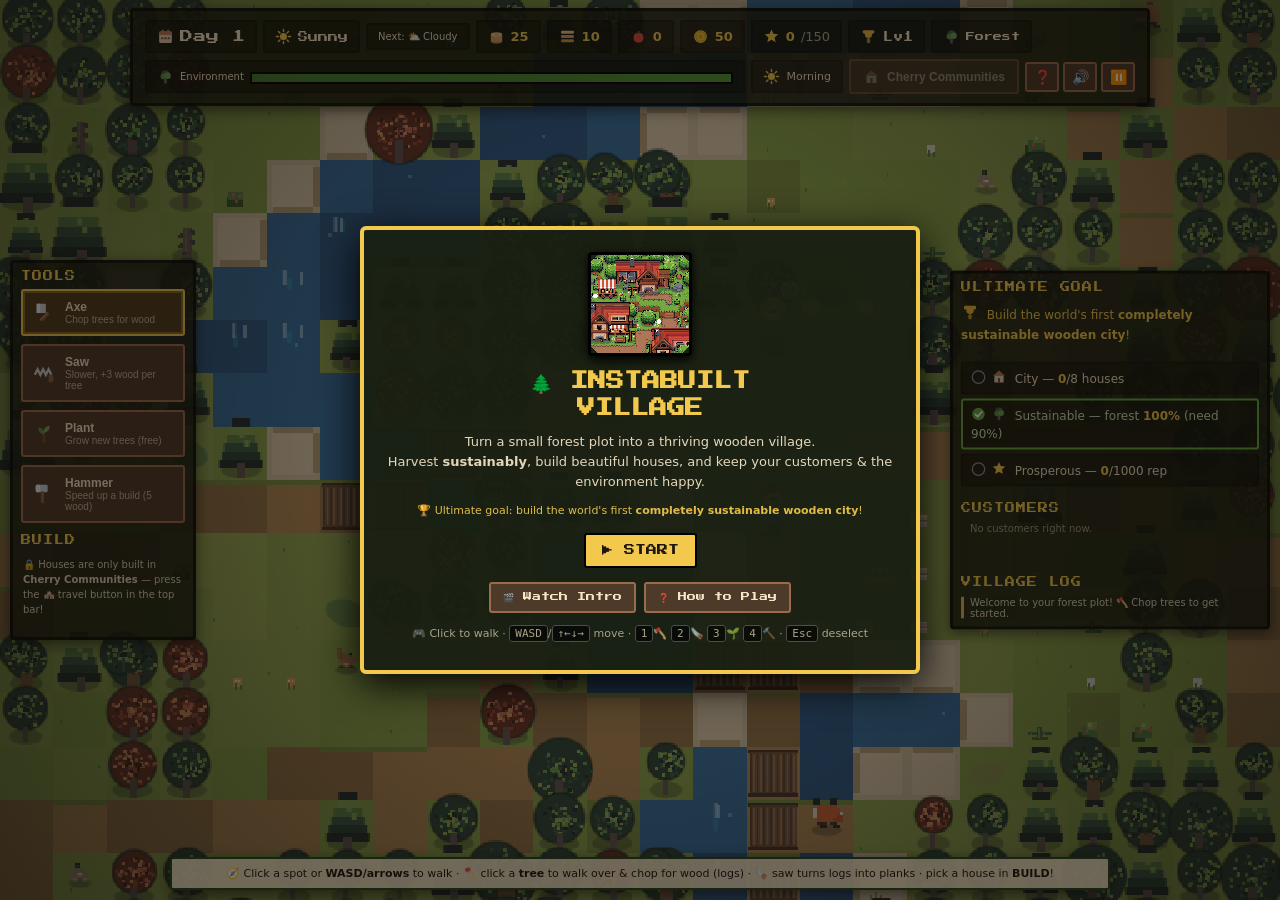
<file: game/index.html>
<!DOCTYPE html>
<html lang="en">
<head>
<meta charset="utf-8"/>
<meta name="viewport" content="width=device-width, initial-scale=1"/>
<title>InstaBuilt Village</title>
<link rel="preconnect" href="https://fonts.googleapis.com">
<link rel="preconnect" href="https://fonts.gstatic.com" crossorigin>
<link href="https://fonts.googleapis.com/css2?family=Press+Start+2P&display=swap" rel="stylesheet">
<style>
  :root{
    --wood:#ad7757; --wood-d:#6b4a2b; --cream:#f5e6c8; --ink:#2b2118;
    --panel:#3a2c1e; --panel-l:#4d3a28; --line:#9c6a4c; --gold:#f2c94c; --red:#e5484d; --green:#63ab3f;
  }
  *{box-sizing:border-box;margin:0;padding:0;}
  html,body{height:100%;}
  body{
    background:#2c4433;
    color:var(--cream);
    font-family:'Segoe UI',system-ui,sans-serif;
    display:flex;flex-direction:column;align-items:center;
    user-select:none;-webkit-user-select:none;
    overflow:hidden;
  }
  header.site, .footer-note{display:none;}
  .pixel{font-family:'Press Start 2P','Courier New',monospace;}
  #topHUD{
    position:fixed;top:8px;left:50%;transform:translateX(-50%);z-index:10;
    width:min(97vw,1020px);display:flex;flex-wrap:wrap;gap:6px;align-items:center;
    background:rgba(24,30,17,0.88);border:3px solid rgba(0,0,0,0.6);border-radius:4px;
    padding:9px 12px;font-size:13px;box-shadow:0 4px 14px #0008;
  }
  .hud-item{display:flex;align-items:center;gap:6px;background:#00000044;border:2px solid #00000033;padding:6px 10px;border-radius:3px;}
  .hud-item b{color:var(--gold);}
  .ico{width:17px;height:17px;flex:none;display:inline-block;vertical-align:middle;}
  #hud-env{flex:1;min-width:140px;}
  #envBar{position:relative;width:100%;height:12px;background:#2b2118;border:2px solid #000;margin-top:3px;}
  #envFill{position:absolute;left:0;top:0;bottom:0;width:100%;background:linear-gradient(90deg,#3f7d2f,#4f9a3a);transition:width .4s;}
  #envFill.warn{background:linear-gradient(90deg,#c98a2f,#e5a63a);}
  #envFill.bad{background:linear-gradient(90deg,#b53a2f,#e5484d);}
  #phaseLbl{font-size:11px;}
  #btn-mute,#btn-pause,#btn-help{background:var(--panel-l);border:2px solid var(--line);color:var(--cream);font-size:14px;width:34px;height:30px;cursor:pointer;border-radius:3px;}
  #btn-mute:hover,#btn-pause:hover,#btn-help:hover{filter:brightness(1.2);}
  #btn-cherry{
    display:flex;align-items:center;gap:7px;
    background:var(--panel-l);border:2px solid var(--gold);border-radius:3px;
    color:var(--cream);font-size:12px;font-weight:700;padding:7px 12px;cursor:pointer;
    box-shadow:0 0 8px #f2c94c44;
  }
  #btn-cherry:hover{filter:brightness(1.15);}
  #btn-cherry.locked{border-color:var(--line);box-shadow:none;opacity:.5;cursor:not-allowed;}
  #btn-cherry.locked:hover{filter:none;}
  #btn-cherry.pulse{animation:cherryPulse 1.6s ease-in-out infinite;}
  @keyframes cherryPulse{0%,100%{box-shadow:0 0 4px #f2c94c33;}50%{box-shadow:0 0 14px #f2c94c99;}}
  canvas#gameCanvas{
    position:fixed;inset:0;width:100vw;height:100vh;
    image-rendering:pixelated;image-rendering:crisp-edges;
    cursor:crosshair;background:#2c4433;
  }
  #leftPanel{
    position:fixed;left:10px;top:50%;transform:translateY(-50%);z-index:10;
    width:186px;display:flex;flex-direction:column;gap:8px;
    background:rgba(24,30,17,0.88);border:3px solid rgba(0,0,0,0.6);border-radius:4px;padding:8px;
    box-shadow:0 4px 14px #0008;max-height:calc(100vh - 150px);overflow-y:auto;
  }
  #rightPanel{
    position:fixed;right:10px;top:50%;transform:translateY(-50%);z-index:10;
    width:min(30vw,320px);display:flex;flex-direction:column;gap:10px;
    background:rgba(24,30,17,0.88);border:3px solid rgba(0,0,0,0.6);border-radius:4px;padding:8px;
    box-shadow:0 4px 14px #0008;max-height:calc(100vh - 150px);overflow-y:auto;
  }
  .panel-title{font-family:'Press Start 2P',monospace;font-size:10px;color:var(--gold);letter-spacing:1px;}
  .goal-title{font-size:12px;line-height:1.7;color:var(--gold);margin:2px 0 6px;}
  .goal-trophy{width:18px;height:18px;vertical-align:-3px;margin-right:4px;}
  #goalList{display:flex;flex-direction:column;gap:4px;margin-bottom:6px;}
  .goal-item{background:#00000044;border:2px solid #00000033;border-radius:3px;padding:5px 8px;font-size:12px;line-height:1.5;}
  .goal-item .goal-ok{width:15px;height:15px;vertical-align:-2px;margin-right:5px;}
  .goal-item .goal-ico{width:16px;height:16px;vertical-align:-2px;margin-right:4px;}
  .goal-item.done{border-color:var(--green);color:#cde8b8;}
  .goal-item b{color:var(--gold);}
  .tool-btn{
    display:flex;align-items:center;gap:10px;width:100%;padding:9px 10px;cursor:pointer;
    background:var(--panel-l);border:2px solid var(--line);border-radius:3px;color:var(--cream);
    font-size:13px;text-align:left;
  }
  .tool-btn .t-ico{width:22px;height:22px;flex:none;}
  .tool-btn .t-name{font-size:12px;font-weight:600;display:block;}
  .tool-btn .t-desc{font-size:10px;opacity:.7;display:block;}
  .tool-btn.active{border-color:var(--gold);background:#4d3a1e;box-shadow:0 0 0 2px #f2c94c55 inset;}
  .bp-grid{display:grid;grid-template-columns:1fr 1fr;gap:6px;}
  .bp-btn{
    padding:6px;cursor:pointer;background:var(--panel-l);border:2px solid var(--line);border-radius:3px;
    color:var(--cream);text-align:left;position:relative;
  }
  .bp-btn:hover{border-color:var(--gold);}
  .bp-btn.sel{border-color:var(--gold);background:#4d3a1e;}
  .bp-btn.locked{opacity:.45;cursor:not-allowed;}
  .bp-btn .bp-name{font-size:11px;font-weight:700;display:block;}
  .bp-cost{display:flex;gap:6px;margin:5px 0 3px;align-items:center;}
  .cost-item{display:flex;align-items:center;gap:4px;background:#00000044;border:2px solid #00000033;border-radius:3px;padding:3px 7px;font-size:15px;line-height:1;}
  .cost-item b{color:var(--gold);font-size:14px;}
  .cost-item .cost-ic{width:15px;height:15px;flex:none;}
  .cost-item b.short{color:var(--red);}
  .bp-btn .bp-meta{font-size:10px;opacity:.85;display:block;margin-top:2px;}
  .bp-btn .bp-lock{position:absolute;top:4px;right:4px;font-size:8px;color:var(--gold);}
  .bp-btn .bp-ico{width:22px;height:22px;display:block;margin-bottom:3px;}
  #variantRow{display:flex;align-items:center;gap:6px;font-size:11px;}
  .vchip{width:22px;height:22px;border:2px solid #000;cursor:pointer;border-radius:2px;display:inline-block;}
  .vchip.sel{outline:2px solid var(--gold);}
  #custList{display:flex;flex-direction:column;gap:5px;min-height:44px;}
  .cust{
    display:flex;align-items:center;gap:8px;background:#00000044;border:2px solid #00000033;
    border-radius:3px;padding:6px 8px;font-size:12px;
  }
  .cust .c-ico{width:20px;height:20px;flex:none;}
  .cust .c-want{font-weight:700;}
  .cust .c-wait{color:#ffb3b3;font-size:10px;}
  .cust.leaving{opacity:.5;}
  #msgLog{display:flex;flex-direction:column;gap:3px;max-height:96px;overflow:hidden;}
  .msg{font-size:10px;opacity:.9;border-left:3px solid var(--line);padding-left:6px;}
  .msg.good{border-color:var(--green);}
  .msg.eco{border-color:#8fbf3f;}
  .msg.bad{border-color:var(--red);}
  .msg.gold{border-color:var(--gold);}
  #hintBar{
    position:fixed;bottom:10px;left:50%;transform:translateX(-50%);z-index:10;
    width:min(94vw,940px);padding:8px 12px;text-align:center;font-size:11px;
    color:#1d1710;background:rgba(245,230,200,0.92);border:2px solid #1f451c;border-radius:3px;
    box-shadow:0 4px 14px #0008;
  }
  /* overlays */
  .overlay{
    position:fixed;inset:0;background:#000000cc;display:flex;align-items:center;justify-content:center;
    z-index:50;padding:16px;opacity:1;transition:opacity .25s;
  }
  .overlay.hidden{display:none;}
  #ov-menu{background:rgba(15,10,6,0.55);}
  .menu-modal{position:relative;max-width:600px;}
  .menu-house{width:104px;height:104px;object-fit:contain;image-rendering:pixelated;border:3px solid #000;border-radius:4px;margin:0 auto 12px;display:block;box-shadow:0 4px 12px #000;}
  .btn.small{font-size:9px;padding:8px 12px;}
  #demoBar{
    position:fixed;left:50%;bottom:16px;transform:translateX(-50%);z-index:40;
    background:var(--panel);border:3px solid var(--gold);border-radius:4px;
    padding:10px 16px;max-width:660px;width:calc(100% - 32px);text-align:center;
    font-family:'Press Start 2P',monospace;font-size:10px;line-height:1.8;color:var(--cream);
    box-shadow:0 6px 20px #000;
  }
  #demoBar.hidden{display:none;}
  /* CEO dialogue panel — bigger, central, with the CEO portrait */
  #ceoDialog{
    position:fixed;left:50%;bottom:26px;transform:translateX(-50%);z-index:41;
    background:rgba(26,32,18,0.96);border:3px solid var(--gold);border-radius:8px;
    padding:12px 18px;max-width:780px;width:calc(100% - 40px);
    display:flex;align-items:center;gap:14px;
    font-family:'Press Start 2P',monospace;
    box-shadow:0 8px 28px #000;
  }
  #ceoDialog.hidden{display:none;}
  #ceoPortrait{
    width:58px;height:58px;object-fit:contain;flex:none;
    image-rendering:pixelated;image-rendering:crisp-edges;
    border:2px solid var(--gold);border-radius:4px;background:#00000044;
  }
  #ceoBody{flex:1;min-width:0;}
  #ceoName{font-size:10px;color:var(--gold);letter-spacing:1px;margin-bottom:8px;}
  #ceoText{font-size:13px;line-height:2;color:var(--cream);}
  @media (max-width:900px){
    #ceoDialog{bottom:10px;flex-direction:column;text-align:center;padding:10px 12px;}
    #ceoPortrait{width:44px;height:44px;}
    #ceoText{font-size:10px;line-height:1.9;}
  }
  .modal{
    background:rgba(26,32,18,0.95);border:4px solid var(--gold);border-radius:6px;max-width:560px;width:100%;
    padding:22px;text-align:center;box-shadow:0 10px 40px #000;
  }
  .modal h1{font-family:'Press Start 2P',monospace;font-size:18px;color:var(--gold);line-height:1.5;margin-bottom:10px;}
  .modal h2{font-family:'Press Start 2P',monospace;font-size:13px;color:var(--cream);margin:10px 0 6px;}
  .modal p{font-size:13px;line-height:1.55;opacity:.92;margin:6px 0;}
  .modal .row{display:flex;gap:8px;justify-content:center;margin-top:14px;flex-wrap:wrap;}
  .btn{
    font-family:'Press Start 2P',monospace;font-size:11px;padding:10px 16px;cursor:pointer;border-radius:3px;
    border:2px solid #000;color:#1d1710;background:var(--gold);
  }
  .btn:hover{filter:brightness(1.1);}
  .btn.ghost{background:var(--panel-l);color:var(--cream);border-color:var(--line);}
  .btn.green{background:var(--green);color:#fff;}
  .stats{display:flex;gap:14px;justify-content:center;flex-wrap:wrap;margin-top:8px;font-size:12px;}
  .stats .s b{color:var(--gold);}
  #tutModal .tut-step{margin:8px 0;}
  .kbd{background:#000;border:1px solid #666;border-radius:3px;padding:1px 5px;font-family:monospace;font-size:11px;}
  .footer-note{font-size:10px;opacity:.55;padding:4px 0 12px;text-align:center;}
  @media (max-width:900px){
    #leftPanel{left:50%;top:auto;bottom:54px;transform:translateX(-50%);width:min(96vw,560px);flex-direction:row;flex-wrap:wrap;max-height:34vh;}
    #rightPanel{right:8px;top:64px;transform:none;width:min(70vw,300px);max-height:30vh;}
    .tool-btn{width:auto;flex:1;min-width:100px;}
    .modal h1{font-size:14px;}
  }
</style>
</head>
<body>
<svg xmlns="http://www.w3.org/2000/svg" style="display:none" aria-hidden="true">
  <defs>
    <!-- tools -->
    <symbol id="ic-axe" viewBox="0 0 24 24">
      <path d="M4 2h10v10H4z" fill="#c8ced4"/><path d="M4 2h4v10H4z" fill="#e9eef3"/>
      <rect x="11" y="10" width="3.5" height="12" rx="1.2" fill="#8a5f3f" transform="rotate(45 12.75 16)"/>
      <rect x="11" y="10" width="1.2" height="12" fill="#b07f52" transform="rotate(45 12.75 16)"/>
    </symbol>
    <symbol id="ic-saw" viewBox="0 0 24 24">
      <path d="M2 14 L5 8 L8 14 L11 8 L14 14 L17 8 L20 14" fill="none" stroke="#c8ced4" stroke-width="2.6" stroke-linejoin="miter"/>
      <rect x="17" y="14" width="5" height="8" rx="1.5" fill="#8a5f3f"/>
    </symbol>
    <symbol id="ic-plant" viewBox="0 0 24 24">
      <rect x="10.5" y="12" width="3" height="10" rx="1" fill="#6b4a2b"/>
      <path d="M12 13 C8 12 5.5 9 6 5 C10.5 5.5 13 8.5 12 13Z" fill="#5f8a4e"/>
      <path d="M12 11 C16 10 18.5 7 18 3 C13.5 3.5 11 6.5 12 11Z" fill="#7e9f58"/>
    </symbol>
    <symbol id="ic-hammer" viewBox="0 0 24 24">
      <rect x="3" y="2" width="13" height="8" rx="1.5" fill="#c8ced4"/>
      <rect x="3" y="2" width="5" height="8" rx="1.5" fill="#e9eef3"/>
      <rect x="8.5" y="9" width="3.5" height="13" rx="1.5" fill="#8a5f3f"/>
    </symbol>
    <!-- inventory -->
    <symbol id="ic-log" viewBox="0 0 24 24">
      <ellipse cx="12" cy="19" rx="8" ry="3" fill="#b98a4a"/>
      <rect x="4" y="9" width="16" height="10" fill="#dd9b6b"/>
      <ellipse cx="12" cy="9" rx="8" ry="3" fill="#e8c482"/>
      <ellipse cx="12" cy="9" rx="3" ry="1.2" fill="#c99b57"/>
    </symbol>
    <symbol id="ic-planks" viewBox="0 0 24 24">
      <rect x="3" y="4" width="18" height="4" rx="1" fill="#e8c482"/>
      <rect x="3" y="10" width="18" height="4" rx="1" fill="#dd9b6b"/>
      <rect x="3" y="16" width="18" height="4" rx="1" fill="#c99b57"/>
      <rect x="4" y="5" width="16" height="1" fill="#f0dcb0"/>
    </symbol>
    <symbol id="ic-coin" viewBox="0 0 24 24">
      <circle cx="12" cy="12" r="9" fill="#f2c94c"/>
      <circle cx="12" cy="12" r="6.5" fill="none" stroke="#d9a520" stroke-width="2"/>
      <path d="M12 7.5 L13.3 10.3 L16.4 10.7 L14.1 12.9 L14.7 16 L12 14.5 L9.3 16 L9.9 12.9 L7.6 10.7 L10.7 10.3 Z" fill="#d9a520"/>
    </symbol>
    <symbol id="ic-apple" viewBox="0 0 24 24">
      <rect x="11" y="4" width="2.5" height="5" rx="1" fill="#6b4a2b"/>
      <path d="M12 8 C7.5 6 5 9.5 5 14 C5 18 8 20.5 12 20.5 C16 20.5 19 18 19 14 C19 9.5 16.5 6 12 8Z" fill="#d94f3d"/>
      <path d="M11.5 8.5 C13 7 14.5 7.5 15.5 8.5 C14.5 6.5 12.5 6 11.5 8.5Z" fill="#5f8a4e"/>
    </symbol>
    <symbol id="ic-star" viewBox="0 0 24 24">
      <path d="M12 2 L14.7 8.2 L21.4 8.9 L16.4 13.4 L17.8 20 L12 16.6 L6.2 20 L7.6 13.4 L2.6 8.9 L9.3 8.2 Z" fill="#f2c94c"/>
    </symbol>
    <symbol id="ic-trophy" viewBox="0 0 24 24">
      <path d="M7 3 h10 v6 a5 5 0 0 1 -10 0 Z" fill="#e8b83a"/>
      <rect x="4" y="3" width="4" height="5" rx="1.5" fill="#e8b83a"/>
      <rect x="16" y="3" width="4" height="5" rx="1.5" fill="#e8b83a"/>
      <rect x="10.5" y="13" width="3" height="3" fill="#c99b2e"/>
      <rect x="9" y="16" width="6" height="2" rx="1" fill="#c99b2e"/>
      <rect x="10" y="18" width="4" height="3" rx="1" fill="#c99b2e"/>
    </symbol>
    <symbol id="ic-cal" viewBox="0 0 24 24">
      <rect x="3" y="5" width="18" height="16" rx="2" fill="#e1c9ac"/>
      <rect x="3" y="5" width="18" height="5" rx="2" fill="#c37759"/>
      <rect x="7" y="2" width="2.5" height="5" rx="1" fill="#c37759"/>
      <rect x="14.5" y="2" width="2.5" height="5" rx="1" fill="#c37759"/>
      <rect x="6" y="13" width="3" height="3" rx="0.8" fill="#6b4a2b"/>
      <rect x="10.5" y="13" width="3" height="3" rx="0.8" fill="#6b4a2b"/>
      <rect x="15" y="13" width="3" height="3" rx="0.8" fill="#6b4a2b"/>
    </symbol>
    <!-- weather & time -->
    <symbol id="ic-sun" viewBox="0 0 24 24">
      <circle cx="12" cy="12" r="5" fill="#f2c94c"/>
      <g stroke="#f2c94c" stroke-width="2" stroke-linecap="round">
        <path d="M12 2 v3 M12 19 v3 M2 12 h3 M19 12 h3 M4.9 4.9 l2.1 2.1 M17 17 l2.1 2.1 M19.1 4.9 L17 7 M7 17 L4.9 19.1"/>
      </g>
    </symbol>
    <symbol id="ic-cloud" viewBox="0 0 24 24">
      <path d="M6 18 h12 a4 4 0 0 0 0.5 -7.97 A5.5 5.5 0 0 0 7.5 8.6 A4.5 4.5 0 0 0 6 18 Z" fill="#c8ced4"/>
    </symbol>
    <symbol id="ic-rain" viewBox="0 0 24 24">
      <path d="M6 14 h12 a4 4 0 0 0 0.5 -7.97 A5.5 5.5 0 0 0 7.5 5.6 A4.5 4.5 0 0 0 6 14 Z" fill="#c8ced4"/>
      <g stroke="#7fb2e5" stroke-width="2" stroke-linecap="round"><path d="M8 18 l-1.5 3 M13 18 l-1.5 3 M18 18 l-1.5 3"/></g>
    </symbol>
    <symbol id="ic-storm" viewBox="0 0 24 24">
      <path d="M6 13 h12 a4 4 0 0 0 0.5 -7.97 A5.5 5.5 0 0 0 7.5 4.6 A4.5 4.5 0 0 0 6 13 Z" fill="#8b8f98"/>
      <g stroke="#f2c94c" stroke-width="2" stroke-linecap="round" fill="none"><path d="M10 16 l-2 5 M14 16 l-1.5 5 M18 15 l-1 5"/></g>
    </symbol>
    <symbol id="ic-sunset" viewBox="0 0 24 24">
      <path d="M3 17 h18" stroke="#e8873a" stroke-width="2.5" stroke-linecap="round"/>
      <circle cx="12" cy="13" r="4.5" fill="#f2a33c"/>
      <g stroke="#e8873a" stroke-width="1.8" stroke-linecap="round"><path d="M12 4 v2 M5 7 l1.5 1.5 M19 7 L17.5 8.5"/></g>
    </symbol>
    <symbol id="ic-moon" viewBox="0 0 24 24">
      <path d="M15 3 a9 9 0 1 0 6 15 A10 10 0 0 1 15 3 Z" fill="#cfd8e8"/>
    </symbol>
    <!-- world -->
    <symbol id="ic-tree" viewBox="0 0 24 24">
      <rect x="10" y="15" width="4" height="7" rx="1" fill="#675b59"/>
      <circle cx="12" cy="9" r="6" fill="#3d5f4a"/>
      <circle cx="9" cy="12" r="4" fill="#5f8a4e"/>
      <circle cx="15" cy="11" r="4.5" fill="#6e9f51"/>
    </symbol>
    <symbol id="ic-house" viewBox="0 0 24 24">
      <path d="M3 11 L12 3 L21 11 Z" fill="#c37759"/>
      <rect x="5" y="11" width="14" height="10" rx="1" fill="#e1c9ac"/>
      <rect x="10.5" y="14" width="3" height="7" rx="0.8" fill="#6b4a2b"/>
      <rect x="7" y="13" width="2.5" height="2.5" fill="#a8dce8"/>
      <rect x="14.5" y="13" width="2.5" height="2.5" fill="#a8dce8"/>
    </symbol>
    <!-- goals -->
    <symbol id="ic-check" viewBox="0 0 24 24">
      <circle cx="12" cy="12" r="10" fill="#63ab3f"/>
      <path d="M7 12.5 L10.5 16 L17 8.5" fill="none" stroke="#fff" stroke-width="2.6" stroke-linecap="round" stroke-linejoin="round"/>
    </symbol>
    <symbol id="ic-uncheck" viewBox="0 0 24 24">
      <circle cx="12" cy="12" r="10" fill="none" stroke="#8b8f98" stroke-width="2"/>
    </symbol>
    <!-- blueprints -->
    <symbol id="ic-bp-cabin" viewBox="0 0 24 24">
      <path d="M3 10 L12 3 L21 10 Z" fill="#c37759"/>
      <rect x="5" y="10" width="14" height="11" rx="1" fill="#e1c9ac"/>
      <rect x="10" y="14" width="4" height="7" rx="0.8" fill="#6b4a2b"/>
    </symbol>
    <symbol id="ic-bp-cottage" viewBox="0 0 24 24">
      <path d="M2 10 L12 2 L22 10 Z" fill="#b58a5f"/>
      <rect x="4" y="10" width="16" height="12" rx="1" fill="#e1c9ac"/>
      <rect x="8" y="2" width="3" height="5" fill="#8a6a55"/>
      <rect x="10.5" y="15" width="3" height="7" rx="0.8" fill="#6b4a2b"/>
      <rect x="6" y="12.5" width="2.5" height="2.5" fill="#a8dce8"/>
      <rect x="15.5" y="12.5" width="2.5" height="2.5" fill="#a8dce8"/>
    </symbol>
    <symbol id="ic-bp-house" viewBox="0 0 24 24">
      <path d="M2 11 L12 2 L22 11 Z" fill="#6e9f51"/>
      <rect x="4" y="4" width="16" height="8" fill="#e8d5b8"/>
      <rect x="4" y="11" width="16" height="11" rx="1" fill="#e1c9ac"/>
      <rect x="10.5" y="15" width="3" height="7" rx="0.8" fill="#6b4a2b"/>
      <rect x="6" y="13" width="2.5" height="2.5" fill="#a8dce8"/>
      <rect x="15.5" y="13" width="2.5" height="2.5" fill="#a8dce8"/>
      <rect x="10.8" y="5.5" width="2.5" height="2.5" fill="#a8dce8"/>
    </symbol>
    <symbol id="ic-bp-lodge" viewBox="0 0 24 24">
      <path d="M2 12 L12 2 L22 12 Z" fill="#8b7a83"/>
      <rect x="4" y="12" width="16" height="10" rx="1" fill="#e1c9ac"/>
      <rect x="7" y="5" width="4" height="7" fill="#e1c9ac"/>
      <path d="M7 5 L9 2 L11 5 Z" fill="#8b7a83"/>
      <rect x="10.5" y="16" width="3" height="6" rx="0.8" fill="#6b4a2b"/>
      <rect x="6" y="14" width="2.5" height="2.5" fill="#a8dce8"/>
      <rect x="15.5" y="14" width="2.5" height="2.5" fill="#a8dce8"/>
    </symbol>
  </defs>
</svg>
<header class="site">
  <div class="logo pixel">🏡 Insta<span>Built</span></div>
  <a class="back" href="../index.html">← Back to site</a>
</header>

<div id="topHUD">
    <div class="hud-item"><svg class="ico"><use href="#ic-cal"/></svg><span id="hud-day" class="pixel">Day 1</span></div>
    <div class="hud-item"><svg class="ico" id="hud-weather-ico"><use href="#ic-sun"/></svg><span id="hud-weather" class="pixel" style="font-size:10px;">Sunny</span></div>
    <div class="hud-item"><span id="hud-forecast" style="font-size:10px;">Next: —</span></div>
    <div class="hud-item"><svg class="ico"><use href="#ic-log"/></svg><b id="hud-wood">0</b></div>
    <div class="hud-item"><svg class="ico"><use href="#ic-planks"/></svg><b id="hud-planks">0</b></div>
    <div class="hud-item"><svg class="ico"><use href="#ic-apple"/></svg><b id="hud-food">0</b></div>
    <div class="hud-item"><svg class="ico"><use href="#ic-coin"/></svg><b id="hud-coins">0</b></div>
    <div class="hud-item"><svg class="ico"><use href="#ic-star"/></svg><b id="hud-rep">0</b><span style="opacity:.7" id="hud-rep-next"></span></div>
    <div class="hud-item"><svg class="ico"><use href="#ic-trophy"/></svg><span id="hud-level" class="pixel" style="font-size:10px;">Lv1</span></div>
    <div class="hud-item"><svg class="ico" id="hud-zone-ic"><use href="#ic-tree"/></svg><span id="hud-zone" class="pixel" style="font-size:9px;">Forest</span></div>
    <div class="hud-item" id="hud-env"><svg class="ico"><use href="#ic-tree"/></svg><span style="font-size:10px;">Environment</span><div id="envBar"><div id="envFill"></div></div></div>
    <div class="hud-item"><svg class="ico" id="phaseIco"><use href="#ic-sun"/></svg><span id="phaseLbl">Morning</span></div>
    <button id="btn-cherry" class="locked" title="Chop a tree to unlock Cherry Communities">
      <svg class="ico"><use href="#ic-house"/></svg><span id="cherryLbl">Cherry Communities</span>
    </button>
    <div style="margin-left:auto;display:flex;gap:4px;">
      <button id="btn-help" title="How to play">❓</button>
      <button id="btn-mute" title="Sound on/off">🔊</button>
      <button id="btn-pause" title="Pause">⏸️</button>
    </div>
  </div>

  <canvas id="gameCanvas" width="896" height="512"></canvas>

    <div id="leftPanel">
      <div class="panel-title">TOOLS</div>
      <button class="tool-btn active" id="tool-axe" data-tool="axe">
        <svg class="t-ico"><use href="#ic-axe"/></svg><span><span class="t-name">Axe</span><span class="t-desc">Chop trees for wood</span></span>
      </button>
      <button class="tool-btn" id="tool-saw" data-tool="saw">
        <svg class="t-ico"><use href="#ic-saw"/></svg><span><span class="t-name">Saw</span><span class="t-desc">Slower, +3 wood per tree</span></span>
      </button>
      <button class="tool-btn" id="tool-plant" data-tool="plant">
        <svg class="t-ico"><use href="#ic-plant"/></svg><span><span class="t-name">Plant</span><span class="t-desc">Grow new trees (free)</span></span>
      </button>
      <button class="tool-btn" id="tool-hammer" data-tool="hammer">
        <svg class="t-ico"><use href="#ic-hammer"/></svg><span><span class="t-name">Hammer</span><span class="t-desc">Speed up a build (5 wood)</span></span>
      </button>
      <div class="panel-title" style="margin-top:4px;">BUILD</div>
      <div id="buildLockNote" style="display:none;font-size:10px;opacity:.9;line-height:1.5;padding:4px 2px;">🔒 Houses are only built in <b>Cherry Communities</b> — press the 🏘️ travel button in the top bar!</div>
      <div id="variantRow"><span style="opacity:.8">Roof:</span></div>
      <div class="bp-grid" id="bpGrid"></div>
    </div>
    <div id="rightPanel">
      <div class="panel-title">ULTIMATE GOAL</div>
      <div class="goal-title"><svg class="goal-trophy"><use href="#ic-trophy"/></svg> Build the world's first <b>completely sustainable wooden city</b>!</div>
      <div id="goalList"></div>
      <div class="panel-title">CUSTOMERS</div>
      <div id="custList"><div class="msg" style="border-color:transparent;opacity:.6">Waiting for the first customer…</div></div>
      <div class="panel-title">VILLAGE LOG</div>
      <div id="msgLog"></div>
    </div>
<div id="hintBar">🧭 Click a spot or use <b>WASD / arrows</b> to walk · 🪓 chop trees → <b>wood</b> · 🪚 saw logs → <b>planks</b> · 🌱 plant · 🏠 pick a house in BUILD &amp; click grass</div>

<!-- Menu overlay -->
<div class="overlay" id="ov-menu">
  <div class="modal menu-modal">
    <img class="menu-house" src="../background/ZTF_AE.gif" alt="A wooden house"/>
    <h1>🌲 INSTABUILT<br/>VILLAGE</h1>
    <p>Turn a small forest plot into a thriving wooden village.<br/>Harvest <b>sustainably</b>, build beautiful houses, and keep your customers &amp; the environment happy.</p>
    <p style="margin-top:10px;color:var(--gold);font-size:11px;">🏆 Ultimate goal: build the world's first <b>completely sustainable wooden city</b>!</p>
    <div class="row">
      <button class="btn" id="btn-start">▶ START</button>
      <button class="btn ghost" id="btn-continue" style="display:none">Continue</button>
    </div>
    <div class="row">
      <button class="btn ghost small" id="btn-watch-demo">🎬 Watch Intro</button>
      <button class="btn ghost small" id="btn-howto">❓ How to Play</button>
    </div>
    <p style="font-size:11px;opacity:.65;margin-top:12px">🎮 Click to walk · <span class="kbd">WASD</span>/<span class="kbd">↑←↓→</span> move · <span class="kbd">1</span>🪓 <span class="kbd">2</span>🪚 <span class="kbd">3</span>🌱 <span class="kbd">4</span>🔨 · <span class="kbd">Esc</span> deselect</p>
  </div>
</div>

<!-- Pause overlay -->
<div class="overlay hidden" id="ov-pause">
  <div class="modal">
    <h1>⏸ PAUSED</h1>
    <div class="row">
      <button class="btn" id="btn-resume">Resume</button>
      <button class="btn ghost" id="btn-restart">New Game</button>
      <button class="btn ghost" id="btn-menu">Main Menu</button>
    </div>
    <div class="row">
      <a class="btn ghost small" href="../index.html">← Back to site</a>
    </div>
  </div>
</div>

<!-- Win overlay -->
<div class="overlay hidden" id="ov-win">
  <div class="modal">
    <img class="menu-house" src="../asset.png" alt="CEO"/>
    <h1>🏆 SUSTAINABLE WOODEN CITY!</h1>
    <p>The world's first <b>completely sustainable wooden city</b> — built with wood that gives back to the forest. The CEO couldn't be prouder: "This is what we came here to build!"</p>
    <div class="stats" id="winStats"></div>
    <div class="row">
      <button class="btn green" id="btn-keep">Keep Playing</button>
      <button class="btn ghost" id="btn-again">New Game</button>
    </div>
  </div>
</div>

<!-- Help overlay -->
<div class="overlay hidden" id="ov-help">
  <div class="modal">
    <h2>HOW TO PLAY</h2>
    <p>🧭 <b>Walk around</b> — click a spot on the forest, or use <b>WASD / arrow keys</b>. You start at the campfire in your clearing, surrounded by trees.</p>
    <p>🪓 <b>Axe</b> — click a tree: you walk over and chop it for <b>wood</b>.</p>
    <p>🪚 <b>Saw</b> — click a tree: you saw the log into <b>planks</b> over ~2s. Houses need <b>wood + planks</b>.</p>
    <p>🌳 <b>Tree types</b> — 🌳 <b>Oak</b> = strong wood (6–8) · 🌲 <b>Pine</b> = cheap wood, regrows fast (3–5) · 🍁 <b>Maple</b> = decorative, sells for coins (4–6) · 🌲 <b>Ancient</b> = extremely valuable (15–20) · 🌱 <b>Young</b> = plant it, it grows into an oak. Hover a tree to see its type!</p>
    <p>🌱 <b>Plant</b> — click grass to plant a free young tree. It grows into an oak in ~8 days (rain speeds it up).</p>
    <p>🔨 <b>Hammer</b> — click a house under construction to boost it +20% for 5 wood (once per house per day).</p>
    <p>🏘️ <b>Cherry Communities</b> — chop your first tree and the <b>🏘️ travel button</b> unlocks. It takes you to an open meadow with the same graphics — <b>houses can only be built there</b>. Travel back to the forest to chop more wood.</p>
    <p>👷 <b>Your crew</b> — 🪚 the <b>Carpenter</b> walks the village and speeds up house builds, 🌳 the <b>Forester</b> plants trees across the forest, 🧑‍🌾 the <b>Farmer</b> grows crops that are sold for coins every morning. Watch them work — they talk to each other and to you!</p>
    <p>🦌 <b>Wildlife</b> — deer, rabbits, birds, squirrels and foxes roam the world. Each one moves its own way, and they'll run off if you get too close!</p>
    <p>🏠 <b>Build</b> — in Cherry Communities pick a blueprint, choose a roof color, click grass to place. Builders work automatically; weather &amp; night affect speed.</p>
    <p>🧑 <b>Customers</b> — they want specific houses. Complete them before they leave to earn coins &amp; reputation.</p>
    <p>🏆 <b>The ultimate goal</b> — build the world's first <b>completely sustainable wooden city</b>: <b>8 houses</b> built, <b>1000 reputation</b>, and the <b>forest above 90%</b>. Keep the forest healthy while the city grows — that's the InstaBuilt way!</p>
    <p>🌲 <b>Environment</b> — keep forest coverage above 70% for a green bonus. Below 30% and customers stop coming.</p>
    <p>⛈️ <b>Weather</b> — rain grows trees faster, storms halt building and can damage work in progress.</p>
    <div class="row"><button class="btn" id="btn-close-help">Got it</button></div>
  </div>
</div>

<!-- Demo caption bar -->
<div id="demoBar" class="hidden"><span id="demoText"></span></div>

<!-- CEO dialogue panel (Watch Intro) -->
<div id="ceoDialog" class="hidden">
  <img id="ceoPortrait" src="../asset.png" alt="CEO"/>
  <div id="ceoBody">
    <div id="ceoName">👔 CEO · Woodland Empire</div>
    <div id="ceoText"></div>
  </div>
</div>

<div class="footer-note">InstaBuilt Village — a tiny sustainable village builder. Progress autosaves.</div>
<div id="errStrip" style="display:none;position:fixed;top:0;left:0;right:0;z-index:999;background:#c33;color:#fff;font:12px monospace;padding:6px 10px;"></div>

<script>
'use strict';
/* show any runtime error visibly instead of failing silently */
window.addEventListener('error', function(e){
  const el = document.getElementById('errStrip');
  if(el){ el.style.display='block'; el.textContent = '⚠️ ' + (e.message || 'Script error'); }
});
/* ============================================================
   InstaBuilt Village  (single-file pixel village builder)
   ============================================================ */

/* ---------- config ---------- */
const TILE = 32;
const COLS = 40, ROWS = 24;   // the world: a big woodland
const W = COLS * TILE, H = ROWS * TILE;
let VW = 896, VH = 512;       // view size (internal px) — adapts to the window
let cam = {x:0, y:0};         // camera offset into the world
const PHASE_SECONDS = 12;   // 4 phases -> 48s per day
const SAVE_KEY = 'instabuilt-timber-v1';

const C = {
  grassA:'#8eaa4f', grassB:'#96ad56', grassDark:'#336748',
  dirt:'#c9a06a', path:'#b8905a', pathEdge:'#9a7a4c',
  trunk:'#675b59', bark:'#5a4a48', canopyA:'#6e9f51', canopyB:'#8fae57', canopyC:'#3d5f4a',
  canopyRedA:'#a04e38', canopyRedB:'#c37759', canopyRedC:'#6b3a2c',
  wood:'#e1c9ac', woodD:'#c9a06a', woodL:'#f0e2c4',
  water:'#3976a7', waterD:'#2f5f8f',
  scaffold:'#d8b07a',
  skin:'#ffc2a1', hair:'#4a3020', pants:'#4a5a6a',
  white:'#e7e7dd', black:'#243231', gold:'#f2c94c', red:'#e5484d',
};

const ROOFS = [
  {id:'red',  name:'Terracotta', top:'#c37759', side:'#a9654c', dark:'#7d4a38'},
  {id:'brown',name:'Brown',      top:'#b58a5f', side:'#9a7050', dark:'#6f5138'},
  {id:'green',name:'Sage',       top:'#6e9f51', side:'#5a8a44', dark:'#3d5f2e'},
  {id:'gray', name:'Stone',      top:'#a1948f', side:'#8b7a83', dark:'#5e5455'},
];

const BLUEPRINTS = [
  {id:'cabin',   name:'Solution 1-bedroom', wood:15, planks:10, days:2, w:2, h:2, rep:40,  coins:35,  unlockLv:1, ico:'🛖'},
  {id:'cottage', name:'Solution 2-bedroom', wood:30, planks:20, days:3, w:3, h:2, rep:80,  coins:65,  unlockLv:1, ico:'🏡'},
  {id:'house',   name:'Solution 3-bedroom', wood:55, planks:35, days:5, w:3, h:3, rep:150, coins:120, unlockLv:3, ico:'🏠'},
  {id:'lodge',   name:'Luxury Lodge',  wood:90, planks:60, days:7, w:4, h:3, rep:260, coins:200, unlockLv:5, ico:'🏰'},
];
const LVL_REP = [0, 150, 350, 650, 1000]; // level 1..5
const PHASES = [
  {name:'Morning', ico:'🌅', mult:1.1},
  {name:'Noon',    ico:'☀️', mult:1.2},
  {name:'Evening', ico:'🌇', mult:1.0},
  {name:'Night',   ico:'🌙', mult:0.6},
];
const WEATHERS = {
  sunny:  {name:'Sunny',  ico:'☀️', build:1.30, growth:1.0},
  cloudy: {name:'Cloudy', ico:'⛅', build:1.00, growth:1.25},
  rain:   {name:'Rain',   ico:'🌧️', build:0.75, growth:2.0},
  storm:  {name:'Storm',  ico:'⛈️', build:0.00, growth:0.5},
};
const WEATHER_ROLL = [ ['sunny',0.32], ['cloudy',0.30], ['rain',0.26], ['storm',0.12] ];

/* ---------- tiny sprites (chars: s=skin t=shirt p=pants h=hair) ---------- */
const SPR_PERSON = {
  idle:['..hhhh..','..hssh..','..ssss..','...ss...','.ttttt..','.ttttt..','..ppp...','.p...p..'],
  walk:['..hhhh..','..hssh..','..ssss..','...ss...','.ttttt..','.ttttt..','..p.p...','..p.p...'],
};
const SPR_SAPLING = [
  '...gg...','..gggg..','..gggg..','...gg...','...tt...','...tt...','...tt...','...tt...'
];
const SPR_STUMP = [
  '........','........','.tttttt.','tttttttt','.tttttt.','...tt...','...tt...','........'
];
/* the player: a 12x16 pixel character, drawn at 2x (fills a tile) */
/* chars: h=cap/hair, s=skin, e=eye, t=shirt, p=pants, b=boots */
const SPR_PLAYER = {
  idle:[
    '....hhhh....','...hhhhhh...','..hhhhhhhh..','..hhsssshh..','..hsseessh..',
    '...ssssss...','....ssss....','....s..s....','...tttttt...','..tttttttt..',
    '..tttttttt..','...tttttt...','...pppppp...','...pppppp...','...pppppp...','..bb..bb....'
  ],
  walkA:[
    '....hhhh....','...hhhhhh...','..hhhhhhhh..','..hhsssshh..','..hsseessh..',
    '...ssssss...','....ssss....','....s..s....','...tttttt...','..tttttttt..',
    '..tttttttt..','...tttttt...','...pp..pp...','...pp..pp...','...pp..pp...','..bb....bb..'
  ],
  walkB:[
    '....hhhh....','...hhhhhh...','..hhhhhhhh..','..hhsssshh..','..hsseessh..',
    '...ssssss...','....ssss....','....s..s....','...tttttt...','..tttttttt..',
    '..tttttttt..','...tttttt...','....pppp....','....pppp....','...pp..pp...','..bb....bb..'
  ]
};
const SHIRTS = ['#d95d39','#3f7dbf','#8fbf3f','#b85cd9','#e8b83a','#4fbfa5'];

/* ---------- wildlife sprites (12px wide; chars per species) ---------- */
const SPR_ANIMALS = {
  deer: {
    idle: ['......aaa...','......aaa...','......ee....','.....dddd...','....dddddd..','...ddddddd..','..dddddddd..','..dllldddd..','...nn..nn...','..nn....nn..'],
    walkA:['......aaa...','......aaa...','......ee....','.....dddd...','....dddddd..','...ddddddd..','..dddddddd..','..dllldddd..','..nn...nn...','...nn..nn...'],
    walkB:['......aaa...','......aaa...','......ee....','.....dddd...','....dddddd..','...ddddddd..','..dddddddd..','..dllldddd..','...nn..nn...','..nn....nn..']
  },
  rabbit: {
    idle: ['......ee....','......ee....','.....rrrr...','....rrrrrr..','...rrwwrrr..','....rrrr....','...nn..nn...'],
    walkA:['......ee....','......ee....','.....rrrr...','....rrrrrr..','...rrwwrrr..','....rrrr....','..nn...nn...'],
    walkB:['......ee....','......ee....','.....rrrr...','....rrrrrr..','...rrwwrrr..','....rrrr....','....nnnn....']
  },
  bird: {
    idle: ['.....bbbb...','..ttbbbbbb.o','..ttbwbbbb..','.....bbbbb..','......bb....','.....nn.....','..n...n.....'],
    walkA:['.....bbbb...','..ttbbbbbb.o','..ttbwbbbb..','.....bbbbb..','......bb....','.....nn.....','..n....n....'],
    walkB:['.....bbbb...','..ttbbbbbb.o','..ttbwbbbb..','.....bbbbb..','......bb....','.....nn.....','..n...n.....']
  },
  squirrel: {
    idle: ['..tt........','..tt........','..ttt..e....','..ttttqqq...','...ttqqqqq..','...qqqqqq...','....qllq....','...nn..nn...'],
    walkA:['..tt........','..tt........','..ttt..e....','..ttttqqq...','...ttqqqqq..','...qqqqqq...','....qllq....','..nn...nn...'],
    walkB:['..tt........','..tt........','..ttt..e....','..ttttqqq...','...ttqqqqq..','...qqqqqq...','....qllq....','...nn..nn...']
  },
  fox: {
    idle: ['...ee...ee..','...ee...ee..','...ffffff...','..fffffffw..','.wfffffffw..','.ttffffffw..','.tttfffff...','...nn.nnn...','..dd..dd....'],
    walkA:['...ee...ee..','...ee...ee..','...ffffff...','..fffffffw..','.wfffffffw..','.ttffffffw..','.tttfffff...','..nn...nn...','...dd..dd...'],
    walkB:['...ee...ee..','...ee...ee..','...ffffff...','..fffffffw..','.wfffffffw..','.ttffffffw..','.tttfffff...','...nn..nn...','..dd...dd...']
  }
};
/* speed (tiles/s), flee speed, shy distance, roam radius, pause range, draw scale */
const ANIMAL_DEFS = {
  deer:    {name:'Deer',    spd:1.4, flee:3.4, shy:3.2, roam:7,  pause:[2,6],    scale:2,   colors:{a:'#9a7a4c', e:'#7d4a38', d:'#a9744f', l:'#e1c9ac', n:'#4a3a30'}},
  rabbit:  {name:'Rabbit',  spd:2.8, flee:4.4, shy:2.2, roam:4,  pause:[0.8,3],  scale:1.5, colors:{e:'#243231', r:'#a8917d', w:'#f0e8dd', n:'#e8a0a0'}},
  bird:    {name:'Bird',    spd:2.4, flee:4.8, shy:1.8, roam:6,  pause:[0.4,1.6],scale:1.5, colors:{b:'#d95d39', w:'#f0e2c4', o:'#f2c94c', n:'#4a3a30', t:'#b54a2c'}},
  squirrel:{name:'Squirrel',spd:2.2, flee:3.6, shy:1.6, roam:3,  pause:[1,3],    scale:1.5, colors:{e:'#243231', q:'#c37759', l:'#e1c9ac', t:'#a9654c', n:'#4a3a30'}},
  fox:     {name:'Fox',     spd:2.0, flee:3.8, shy:2.8, roam:8,  pause:[2,5],    scale:2,   colors:{e:'#243231', f:'#d96a3a', w:'#e7e7dd', t:'#c75a2e', n:'#4a3a30', d:'#3a2c24'}},
};

/* ---------- state ---------- */
let S = null;
let tool = 'axe';
let selBP = null;          // selected blueprint id or null
let roofIdx = 0;
let paused = false, muted = false, winShown = false;
let particles = [], floaties = [], msgQueue = [];
let hover = null;          // {tx,ty}
let lastT = 0, acc = 0, saveTimer = 0;
let shake = 0;             // screen shake (storm)
let flash = 0;             // white flash on zone travel
let playerLevel = 1;

const canvas = document.getElementById('gameCanvas');
const ctx = canvas.getContext('2d');
ctx.imageSmoothingEnabled = false;

/* ---------- grid helpers ---------- */
function inBounds(x,y){ return x>=0 && y>=0 && x<COLS && y<ROWS; }
function tile(x,y){ return inBounds(x,y) ? S.grid[y*COLS+x] : null; }
function setTile(x,y,t,extra){ const c=tile(x,y); if(c){ c.t=t; Object.assign(c, extra||{}); } }
function isGrass(x,y){ const c=tile(x,y); return c && c.t==='grass'; }
function isBuildable(x,y){ return isGrass(x,y); }
function rnd01(seed){ let s = (seed*9301+49297)%233280; return s/233280; }
function hash2(x,y){ return (x*374761393 + y*668265263) ^ 0xDEADBEEF; }
function rnd2(x,y){ const h = hash2(x,y)>>>0; return (h%1000)/1000; }
function smoothNoise(x,y){
  return (rnd2(x,y) + rnd2(x-1,y) + rnd2(x+1,y) + rnd2(x,y-1) + rnd2(x,y+1))/5;
}

/* ---------- new game / save ---------- */
function newGame(){
  S = {
    day:1, phase:0, phaseT:0,
    wood:25, planks:10, coins:50, rep:0,
    weather:'sunny', nextWeather:'cloudy',
    grid:[], zone:'forest', treesCut:0, zones:null, food:0, npcs:null, animals:null,
    houses:[], customers:[], custId:1,
    msgs:[], forestStart:0, daysSinceCust:0, stormMsgShown:false,
    unlocked:[1], boostUsed:0, sawing:null, spawn:null, spawnHintT:8,
  };
  genMap();
  S.zones = { forest:{grid:S.grid, player:null}, cherry:{grid:genCherryMap(), player:null} };
  S.grid = S.zones.forest.grid;
  S.npcs = spawnNPCs();
  S.animals = spawnAnimals();
  S.forestStart = countForest();
  S.player = {x:S.spawn.x+0.5, y:S.spawn.y+2, target:null, anim:0};
  S.pending = null;
  cam.x = Math.max(0, Math.min(W-VW, S.spawn.x*TILE - VW/2));
  cam.y = Math.max(0, Math.min(H-VH, S.spawn.y*TILE - VH/2));
  selBP = null; tool='axe';
  particles=[]; floaties=[]; winShown=false; playerLevel=1;
  pushMsg('Welcome to your forest plot! 🪓 Chop trees to get started.', 'gold');
  refreshBuildMenu(); refreshCustPanel(); updateHUD(); updateHint();
}

function genMap(){
  S.grid = [];
  // every tile starts as grass; trees get a size 1..3 for visual variety
  for(let y=0;y<ROWS;y++){
    for(let x=0;x<COLS;x++){
      const sz = 1 + (rnd2(x*5+2, y*3+1) < 0.5 ? 1 : 0) + (rnd2(x*7+9, y*5+4) < 0.3 ? 1 : 0);
      S.grid.push({t:'grass', grow:0, regrow:0, occupied:false, detail:null, sz});
    }
  }
  const GLADES = [
    {x:18,y:10,w:5,h:5},  // main building plot (spawn)
    {x:5,y:13,w:4,h:3},   // west glade
    {x:30,y:4,w:4,h:3},   // north-east glade
    {x:31,y:20,w:4,h:3},  // south-east glade
    {x:5,y:18,w:3,h:3}    // south-west glade
  ];
  const inGlade = (x,y)=> GLADES.some(g=> x>=g.x && x<g.x+g.w && y>=g.y && y<g.y+g.h);
  // --- 1. waterfall + pool in the top-left corner forest (reference art) ---
  for(let y=0;y<ROWS;y++) for(let x=0;x<COLS;x++){
    const dx=x-2.5, dy=y-3.4;
    if(dx*dx+dy*dy < 5.0){ const c=tile(x,y); if(c) c.t='water'; }
  }
  // the waterfall stream pours from the top edge into the pool
  for(let y=0;y<3;y++){ for(let x=1;x<4;x++){ const c=tile(x,y); if(c) c.t='water'; } }
  // --- 2. a winding river, flowing from the top edge to the bottom edge ---
  for(let y=0;y<ROWS;y++){
    const xc = 19 + Math.sin(y*0.38+1.2)*6 + Math.sin(y*0.13+2.7)*4 + (rnd2(7,y)-0.5)*3;
    const hw = rnd2(3,y) < 0.35 ? 1.5 : 1.0;
    for(let x=Math.max(0,Math.round(xc-hw)); x<=Math.min(COLS-1,Math.round(xc+hw)); x++){
      const c=tile(x,y); if(c) c.t='water';
    }
  }
  // --- 3. dense forests; each corner has its own character ---
  const pick = (r, mix)=>{ let acc=0; for(const m of mix){ acc+=m[1]; if(r<acc) return m[0]; } return mix[mix.length-1][0]; };
  const MIX = {
    // ancient trees (treeBig) are rarer — they are extremely valuable
    tl:[['tree',0.53],['treePine',0.15],['treeBig',0.12],['treeRed',0.14],['treeDead',0.06]],
    tr:[['tree',0.36],['treePine',0.49],['treeBig',0.05],['treeRed',0.05],['treeDead',0.05]],
    bl:[['tree',0.44],['treePine',0.10],['treeBig',0.07],['treeRed',0.33],['treeDead',0.06]],
    br:[['tree',0.56],['treePine',0.09],['treeBig',0.24],['treeRed',0.05],['treeDead',0.06]],
    mid:[['tree',0.46],['treePine',0.26],['treeBig',0.10],['treeRed',0.13],['treeDead',0.05]]
  };
  for(let y=0;y<ROWS;y++){
    for(let x=0;x<COLS;x++){
      const c = tile(x,y);
      if(!c || c.t!=='grass') continue;
      const r = rnd2(x,y);
      const inTL = x<=9 && y<=7, inTR = x>=30 && y<=7, inBL = x<=9 && y>=16, inBR = x>=30 && y>=16;
      const border = (y<2 || y>=ROWS-2 || x<2 || x>=COLS-2); // thick tree ring around the map
      if(inTL && r<0.88) c.t = pick(rnd2(x*3+1,y*7+2), MIX.tl);
      else if(inTR && r<0.88) c.t = pick(rnd2(x*3+1,y*7+2), MIX.tr);
      else if(inBL && r<0.86) c.t = pick(rnd2(x*3+1,y*7+2), MIX.bl);
      else if(inBR && r<0.86) c.t = pick(rnd2(x*3+1,y*7+2), MIX.br);
      else {
        const n = Math.sin(x*0.5)*0.5 + Math.sin(y*0.6+1.7)*0.5;
        const jitter = (rnd2(x,y)-0.5)*0.6;
        if(border || n+jitter > -0.15) c.t = pick(rnd2(x*3+1,y*7+2), MIX.mid);
      }
    }
  }
  // --- 4. open clearings where wooden houses can be built ---
  for(const g of GLADES){
    for(let y=g.y;y<g.y+g.h;y++) for(let x=g.x;x<g.x+g.w;x++){
      const c = tile(x,y);
      if(c && c.t!=='water'){ c.t='grass'; c.occupied=false; c.detail=null; c.regrow=0; }
    }
  }
  // --- 5. dirt paths connecting the clearings; where a road meets the river it becomes a log bridge ---
  const cx=20, cy=12;
  const roads = [
    [{x:cx,y:cy+1},{x:cx,y:21},{x:cx,y:22}],   // main trail south, plank bridge to the bottom road
    [{x:cx+2,y:cy},{x:25,y:12},{x:27,y:13},{x:30,y:17},{x:31,y:18},{x:32,y:18},{x:33,y:19},{x:33,y:20},{x:33,y:21}], // east road (crosses the river bend)
    [{x:24,y:12},{x:26,y:9},{x:28,y:6},{x:30,y:5},{x:31,y:5}], // north-east road (bridge at the bend)
    [{x:cx-2,y:cy},{x:15,y:12},{x:12,y:13},{x:9,y:13},{x:7,y:14},{x:6,y:14}], // west road
    [{x:cx,y:16},{x:17,y:17},{x:13,y:18},{x:9,y:19},{x:7,y:19},{x:6,y:19},{x:6,y:22}], // south-west road
    [{x:0,y:23},{x:14,y:23},{x:16,y:23},{x:17,y:23},{x:22,y:23},{x:39,y:23}] // bottom road (bridge at the river mouth)
  ];
  const carve = (a,b)=>{
    const steps = Math.max(Math.abs(b.x-a.x), Math.abs(b.y-a.y)) || 1;
    for(let i=0;i<=steps;i++){
      const t = i/steps;
      const px = Math.round(a.x+(b.x-a.x)*t), py = Math.round(a.y+(b.y-a.y)*t);
      const inPlot = px>=17 && px<=23 && py>=9 && py<=15; // the fenced base plot (incl. ring)
      // always pave the straight tile, so a road is a clean connected line
      const c = tile(px,py);
      if(c && !(Math.abs(px-cx)<=1 && Math.abs(py-cy)<=1)){
        if(c.t==='water'){ c.t='path'; c.detail='bridge'; c.occupied=false; }
        else if(c.t==='grass'||isMatureTree(c)||c.t==='sapling'||c.t==='stump'){ c.t='path'; c.detail=null; c.occupied=false; c.regrow=0; }
      }
      // weave: occasionally add a neighbouring tile for an organic, worn-in feel
      if(c && c.t!=='water' && !inPlot){
        const jx = Math.round((rnd2(px*13+5,py*17+9)-0.5)*2);
        const jy = Math.round((rnd2(px*19+3,py*11+7)-0.5)*2);
        const jc = tile(px+jx,py+jy);
        if(jc && jc.t!=='water' && jc.t!=='path' && !(Math.abs(px+jx-cx)<=1 && Math.abs(py+jy-cy)<=1)){
          if(jc.t==='grass'||isMatureTree(jc)||jc.t==='sapling'||jc.t==='stump'){ jc.t='path'; jc.detail=null; jc.occupied=false; jc.regrow=0; }
        }
      }
    }
  };
  for(const road of roads) for(let i=0;i<road.length-1;i++) carve(road[i], road[i+1]);
  // --- 6. frame the main plot: fence ring, wood pile, campfire ---
  for(let y=cy-3;y<=cy+3;y++) for(let x=cx-3;x<=cx+3;x++){
    if(Math.abs(x-cx)===3 || Math.abs(y-cy)===3){
      const c = tile(x,y);
      if(c && c.t==='grass') c.detail='fence';
    }
  }
  const wp = tile(cx+2, cy+2);
  if(wp && wp.t==='grass') wp.detail='woodpile';
  const camp = tile(cx, cy);
  if(camp && camp.t==='grass') camp.detail='campfire';
  // --- 7. forest-floor decoration: logs & mushrooms in the deep woods, flowers & berries in the glades ---
  for(let y=0;y<ROWS;y++){
    for(let x=0;x<COLS;x++){
      const c = tile(x,y);
      if(!c || c.t!=='grass' || c.detail || c.occupied || inGlade(x,y)) continue;
      if(Math.abs(x-cx)<=1 && Math.abs(y-cy)<=1) continue; // keep the spawn spot clean
      const d = rnd2(x*11+5, y*13+8);
      const deep = (x<=9&&y<=7)||(x>=30&&y<=7)||(x<=9&&y>=16)||(x>=30&&y>=16);
      if(deep){
        if(d<0.10) c.detail='log';
        else if(d<0.18) c.detail='mush';
        else if(d<0.24) c.detail='tuft';
        else if(d<0.30) c.detail='fern';
        else if(d<0.34) c.detail='rock';
        else if(d<0.37) c.detail='berries';
      } else {
        if(d<0.06) c.detail='flower';
        else if(d<0.11) c.detail='tuft';
        else if(d<0.15) c.detail='bush';
        else if(d<0.19) c.detail='fern';
        else if(d<0.22) c.detail='rock';
        else if(d<0.24) c.detail='berries';
      }
    }
  }
  S.spawn = {x:cx, y:cy};
}
function genCherryMap(){
  // Cherry Communities: an open, empty meadow with the SAME graphics as the
  // forest — just grass, a dirt road in from the south gate, and a few flowers.
  const grid = [];
  for(let y=0;y<ROWS;y++){
    for(let x=0;x<COLS;x++){
      grid.push({t:'grass', grow:0, regrow:0, occupied:false, detail:null, sz:1});
    }
  }
  const at = (x,y)=> grid[y*COLS+x];
  // entry road along the bottom edge + a short connector up into the meadow
  for(let x=0;x<COLS;x++){ const c=at(x,21); c.t='path'; }
  for(let y=15;y<=21;y++){ const c=at(20,y); c.t='path'; }
  // village signpost at the entrance
  const sign = at(2,21); sign.detail='sign';
  // sparse meadow decoration so it matches the forest art style (but stays open)
  for(let y=0;y<ROWS;y++){
    for(let x=0;x<COLS;x++){
      const c = at(x,y);
      if(c.t!=='grass' || c.detail) continue;
      const d = rnd2(x*17+3, y*19+11);
      if(d<0.05) c.detail='flower';
      else if(d<0.09) c.detail='tuft';
      else if(d<0.12) c.detail='bush';
      else if(d<0.15) c.detail='berries';
    }
  }
  return grid;
}
function isMatureTree(cell){
  return !!cell && (cell.t==='tree'||cell.t==='treeBig'||cell.t==='treePine'||cell.t==='treeRed'||cell.t==='treeDead');
}
const TREE_INFO = {
  tree:     {name:'Oak',      ico:'🌳', tag:'strong wood',        min:6,  max:8},
  treePine: {name:'Pine',     ico:'🌲', tag:'cheap wood',         min:3,  max:5},
  treeRed:  {name:'Maple',    ico:'🍁', tag:'decorative wood',    min:4,  max:6},
  treeBig:  {name:'Ancient',  ico:'🌲', tag:'extremely valuable', min:15, max:20},
  treeDead: {name:'Dead tree',ico:'🪵', tag:'dry wood',           min:4,  max:5},
};
function treeArticle(name){ return /^[AEIOU]/.test(name) ? 'an' : 'a'; }
function treeYield(cell, x, y){
  const info = TREE_INFO[cell.t];
  if(!info) return 5 + Math.floor(rnd2(x*3+1, y*7+2)*3);
  const r = Math.floor(rnd2(x*3+1, y*7+2) * (info.max - info.min + 1));
  return info.min + r;
}
function countForest(){
  const fg = (S.zones && S.zones.forest) ? S.zones.forest.grid : S.grid;
  let c=0;
  for(const cell of fg){ if(isMatureTree(cell)) c++; else if(cell.t==='sapling') c+=0.5; }
  return c;
}
function envPercent(){
  if(!S || !S.forestStart) return 100;
  return Math.max(0, Math.min(100, countForest()/S.forestStart*100));
}

function saveGame(){
  try{
    if(S.zones && S.player){ S.zones[S.zone].player = {x:S.player.x, y:S.player.y, facing:S.player.facing||1}; }
    const d = {day:S.day, phase:S.phase, wood:S.wood, planks:S.planks, coins:S.coins, rep:S.rep,
      weather:S.weather, nextWeather:S.nextWeather, grid:S.grid, houses:S.houses,
      customers:S.customers, custId:S.custId, forestStart:S.forestStart,
      daysSinceCust:S.daysSinceCust, unlocked:S.unlocked, msgs:S.msgs.slice(0,6),
      zone:S.zone, zones:S.zones, treesCut:S.treesCut||0, won: !!winShown, animals:S.animals};
    localStorage.setItem(SAVE_KEY, JSON.stringify(d));
  }catch(e){ /* ignore */ }
}
function loadSave(){
  try{
    const raw = localStorage.getItem(SAVE_KEY);
    if(!raw) return false;
    const d = JSON.parse(raw);
    if(!d || !d.grid || d.grid.length!==COLS*ROWS) return false;
    const zones = (d.zones && d.zones.forest && d.zones.cherry && d.zones.forest.grid.length===COLS*ROWS && d.zones.cherry.grid.length===COLS*ROWS)
      ? d.zones
      : { forest:{grid:d.grid, player:d.player||null}, cherry:{grid:genCherryMap(), player:null} };
    const zone = d.zone==='cherry' ? 'cherry' : 'forest';
    S = {day:d.day, phase:d.phase||0, phaseT:0, wood:d.wood, planks:(typeof d.planks==='number'?d.planks:10), coins:d.coins, rep:d.rep,
      weather:d.weather||'sunny', nextWeather:d.nextWeather||'cloudy', grid:zones[zone].grid,
      zone, zones, treesCut:d.treesCut||0, food:d.food||0, npcs:d.npcs||null, animals:d.animals||null,
      houses:d.houses||[], customers:d.customers||[], custId:d.custId||1,
      msgs:d.msgs||[], forestStart:d.forestStart||countForestFromGrid(zones.forest.grid),
      daysSinceCust:d.daysSinceCust||0, unlocked:d.unlocked||[1], stormMsgShown:false, boostUsed:0};
    playerLevel = levelFromRep();
    winShown = !!d.won;
    S.spawn = {x:Math.floor(COLS/2), y:Math.floor(ROWS/2)};
    S.player = d.player || {x:S.spawn.x+0.5, y:S.spawn.y+2, target:null, anim:0};
    S.pending = null;
    S.sawing = null;
    S.spawnHintT = 0;
    if(!S.npcs || !S.npcs.length) S.npcs = spawnNPCs();
    if(!S.animals || !S.animals.length) S.animals = spawnAnimals();
    return true;
  }catch(e){ return false; }
}
function countForestFromGrid(g){ let c=0; for(const cell of g){ if(cell.t==='tree'||cell.t==='treeBig'||cell.t==='treePine'||cell.t==='treeRed'||cell.t==='treeDead')c++; else if(cell.t==='sapling')c+=0.5; } return c; }
function hasSave(){ try{ return !!localStorage.getItem(SAVE_KEY); }catch(e){ return false; } }

/* ---------- economy ---------- */
function levelFromRep(){ let lv=1; for(let i=0;i<LVL_REP.length;i++){ if(S.rep>=LVL_REP[i]) lv=i+1; } return lv; }
function repToNext(){ for(let i=0;i<LVL_REP.length;i++){ if(S.rep<LVL_REP[i]) return LVL_REP[i]-S.rep; } return 0; }
function envBonus(){
  const e = envPercent();
  return e>=70 ? 1.2 : e<30 ? 0.7 : 1;
}
function maxCustomers(){ return playerLevel>=2 ? 3 : 2; }

function gainRep(n){
  const before = playerLevel;
  S.rep += Math.round(n);
  playerLevel = levelFromRep();
  if(playerLevel>before){
    pushMsg('🌟 Village level '+playerLevel+'! New houses unlocked!'+(playerLevel>=5?' — your village thrives! Now finish the ultimate goal: a sustainable wooden city! 🏆':''), 'gold');
    if(playerLevel===5){ S.coins += 100; }
    else if(playerLevel===3){ S.coins += 50; }
    refreshBuildMenu();
  }
}
function gainCoins(n){
  const b = Math.round(n*envBonus());
  S.coins += b;
  addFloat(VW/2, 40, '+'+b+' 🪙', C.gold);
}

/* ---------- actions ---------- */
function chopTree(x,y){
  const cell = tile(x,y);
  if(!cell || !isMatureTree(cell)) return;
  const info = TREE_INFO[cell.t];
  const t0 = cell.t;                       // capture BEFORE setTile mutates the cell
  const w = treeYield(cell, x, y);
  S.wood += w;
  S.treesCut = (S.treesCut||0) + 1;
  const regrow = (t0==='treePine') ? 3 : 5;   // pine regrows fast
  setTile(x,y,'stump',{regrow, detail:null});
  cell.occupied=false;
  addFloat(x*TILE+TILE/2, y*TILE+6, '+'+w+' 🪵'+(info?' '+info.ico:''), C.woodL);
  if(t0==='treeRed'){                          // maple is decorative & prized
    S.coins += 2;
    addFloat(x*TILE+TILE/2, y*TILE-6, '+2 🪙', C.gold);
  }
  for(let i=0;i<8;i++){
    particles.push({x:x*TILE+16, y:y*TILE+16, vx:(Math.random()-0.5)*60, vy:-20-Math.random()*50,
      life:0.6+Math.random()*0.4, maxLife:1, size:3, color:Math.random()<0.5?C.woodL:C.woodD, kind:'chip'});
  }
  sfx('chop');
  let msg = 'Chopped '+treeArticle(info.name)+' '+info.name+' '+info.ico+' — '+info.tag+' (+'+w+' 🪵).';
  if(t0==='treePine') msg += ' Its stump regrows fast!';
  else if(t0==='treeRed') msg += ' (+2 🪙 for the decorative wood)';
  else msg += ' Its stump will regrow.';
  pushMsg(msg, null, true);
  checkEnv();
}
function plantSapling(x,y){
  if(S.zone!=='forest'){ pushMsg('🌱 Saplings grow in the forest — plant them there.', null, true); sfx('deny'); return; }
  if(!isGrass(x,y)) return;
  setTile(x,y,'sapling',{grow:0, detail:null});
  addFloat(x*TILE+TILE/2, y*TILE+6, '🌱', C.canopyB);
  particles.push({x:x*TILE+16, y:y*TILE+24, vx:0, vy:-10, life:0.8, maxLife:0.8, size:4, color:C.canopyB, kind:'leaf'});
  sfx('plant');
  pushMsg('Planted a sapling. It becomes a tree in ~8 days.', null, true);
}
function tryPlaceBlueprint(bp, x, y){
  if(S.zone!=='cherry'){
    pushMsg('🏘️ Houses can only be built in Cherry Communities — press the 🏘️ travel button!', 'bad');
    sfx('deny');
    return false;
  }
  // area check — never fail silently
  for(let oy=0;oy<bp.h;oy++){
    for(let ox=0;ox<bp.w;ox++){
      const cx=x+ox, cy=y+oy;
      if(!isBuildable(cx,cy) || tile(cx,cy).occupied){
        pushMsg('🏠 Can\'t place the '+bp.name+' here — it needs clear grass!', 'bad');
        sfx('deny');
        return false;
      }
    }
  }
  if(S.wood < bp.wood || S.planks < bp.planks){
    pushMsg('Not enough materials! Need '+bp.wood+' 🪵 and '+bp.planks+' 🟫 planks for the '+bp.name+'.', 'bad');
    const needW = Math.max(0, bp.wood - S.wood);
    const needP = Math.max(0, bp.planks - S.planks);
    const parts = [];
    if(needW>0) parts.push(needW+' more 🪵');
    if(needP>0) parts.push(needP+' more 🟫');
    if(parts.length && S.player) addFloat(S.player.x*TILE, S.player.y*TILE-30, parts.join(' and ')+'!', C.red);
    sfx('deny');
    return false;
  }
  S.wood -= bp.wood;
  S.planks -= bp.planks;
  const roof = ROOFS[roofIdx];
  const id = S.houses.length+1;
  for(let oy=0;oy<bp.h;oy++){
    for(let ox=0;ox<bp.w;ox++){
      const c = tile(x+ox,y+oy);
      c.t='house'; c.occupied=true;
      c.houseId=id;
    }
  }
  S.houses.push({id, bp:bp.id, x, y, progress:0, roof:roof.id, done:false, claimed:false, boostDay:0, zone:'cherry', variant:Math.floor(rnd2(x,y)*SHIRTS.length)});
  addFloat(x*TILE+(bp.w*TILE)/2, y*TILE-6, bp.name+' placed!', C.cream);
  sfx('place');
  pushMsg('🏗️ '+bp.name+' blueprint placed. Builders get to work!', null, true);
  checkEnv();
  return true;
}
function boostHouse(h){
  if(h.done || h.claimed) { pushMsg('That house is already finished.', null, true); return; }
  if(S.wood < 5){ pushMsg('Hammer boost costs 5 🪵.', 'bad'); sfx('deny'); return; }
  if(h.boostDay === S.day){ pushMsg('This house was already boosted today.', null, true); sfx('deny'); return; }
  S.wood -= 5; h.progress = Math.min(1, h.progress + 0.20); h.boostDay = S.day;
  addFloat(h.x*TILE+(houseBP(h).w*TILE)/2, h.y*TILE-8, '💪 +20%', C.gold);
  sfx('hammer');
  pushMsg('Hammered the crew along! +20% progress.', null, true);
}
function startSawing(x,y){
  const cell = tile(x,y);
  if(!cell || !isMatureTree(cell)) return;
  S.sawing = {x, y, t:0, dur:1.8};
  sfx('saw');
}
function tickSawing(dt){
  if(!S.sawing) return;
  const sw = S.sawing;
  sw.t += dt;
  if(Math.random() < 0.5){ // sawdust
    particles.push({x:sw.x*TILE+16+(Math.random()-0.5)*8, y:sw.y*TILE+20, vx:(Math.random()-0.5)*40, vy:-25-Math.random()*35, life:0.45, maxLife:0.45, size:2, color:'#c9956b', kind:'chip'});
  }
  if(sw.t >= sw.dur){
    const cell = tile(sw.x, sw.y);
    if(cell && isMatureTree(cell)){
      const info = TREE_INFO[cell.t];
      const t0 = cell.t;                     // capture BEFORE setTile mutates the cell
      const p = treeYield(cell, sw.x, sw.y) + 3; // the saw turns the log into planks
      S.planks += p;
      S.treesCut = (S.treesCut||0) + 1;
      const regrow = (t0==='treePine') ? 3 : 5;
      setTile(sw.x, sw.y, 'stump', {regrow, detail:null});
      addFloat(sw.x*TILE+TILE/2, sw.y*TILE+6, '+'+p+' 🟫 planks'+(info?' '+info.ico:''), C.woodL);
      if(t0==='treeRed'){
        S.coins += 3;
        addFloat(sw.x*TILE+TILE/2, sw.y*TILE-6, '+3 🪙', C.gold);
      }
      for(let i=0;i<10;i++){
        particles.push({x:sw.x*TILE+16, y:sw.y*TILE+16, vx:(Math.random()-0.5)*70, vy:-20-Math.random()*50, life:0.6, maxLife:0.6, size:3, color:Math.random()<0.5?C.woodL:C.woodD, kind:'chip'});
      }
      sfx('chop');
      let msg = 'Sawed '+treeArticle(info.name)+' '+info.name+' '+info.ico+' into planks (+'+p+' 🟫).';
      if(t0==='treePine') msg += ' Its stump regrows fast!';
      else if(t0==='treeRed') msg += ' (+3 🪙 for the decorative planks)';
      else msg += ' Its stump will regrow.';
      pushMsg(msg, null, true);
      checkEnv();
    }
    S.sawing = null;
  }
}

function checkEnv(){
  const e = envPercent();
  if(e>=70 && S._envOk !== true){ S._envOk=true; if(S.forestStart) pushMsg('🌲 Forest is healthy! Customers pay a GREEN bonus (+20%).', 'gold'); }
  else if(e<30 && S._envOk !== false){ S._envOk=false; if(S.forestStart) pushMsg('⚠️ Forest is thinning! Customers are leaving. Plant more trees!', 'bad'); }
}

/* ---------- player: walk around the forest ---------- */
function walkableForPlayer(x,y){
  const c = tile(x,y);
  return !!c && (c.t==='grass'||c.t==='path'||c.t==='sapling'||c.t==='stump') && !c.occupied;
}
function nearestStand(tx,ty){
  if(walkableForPlayer(tx,ty)) return {x:tx+0.5, y:ty+0.5};
  let best=null, bd=1e9;
  for(const [dx,dy] of [[1,0],[-1,0],[0,1],[0,-1]]){
    const nx=tx+dx, ny=ty+dy;
    if(walkableForPlayer(nx,ny)){
      const d=Math.hypot(nx+0.5-S.player.x, ny+0.5-S.player.y);
      if(d<bd){ bd=d; best={x:nx+0.5, y:ny+0.5}; }
    }
  }
  return best;
}
function queueAction(act){
  let stand;
  if(act.type==='build'){
    stand = nearestStand(act.x-1, act.y-1) || nearestStand(act.x, act.y);
  } else {
    stand = nearestStand(act.x, act.y);
  }
  if(!stand || Math.hypot(stand.x-S.player.x, stand.y-S.player.y) < 0.4){
    performAction(act);
    return;
  }
  S.pending = {act, stand};
  S.player.target = stand;
}
function performAction(act){
  if(act.type==='chop') chopTree(act.x, act.y);
  else if(act.type==='saw') startSawing(act.x, act.y);
  else if(act.type==='plant') plantSapling(act.x, act.y);
  else if(act.type==='build'){
    const bp = BLUEPRINTS.find(b=>b.id===act.bpId);
    if(bp) tryPlaceBlueprint(bp, act.x, act.y);
  }
  else if(act.type==='boost'){
    const c = tile(act.x, act.y);
    if(c && c.houseId){ const h=S.houses.find(hh=>hh.id===c.houseId); if(h) boostHouse(h); }
  }
}
function actNow(tx,ty){
  if(!S) return;
  const cell = tile(tx,ty);
  if(!cell) return;
  if(selBP){
    const bp = BLUEPRINTS.find(b=>b.id===selBP);
    tryPlaceBlueprint(bp, tx, ty);
    return;
  }
  if(S.sawing) return;
  if(tool==='axe'){ if(isMatureTree(cell)) chopTree(tx,ty); }
  else if(tool==='saw'){ if(isMatureTree(cell)) startSawing(tx,ty); }
  else if(tool==='plant'){ if(isGrass(tx,ty)) plantSapling(tx,ty); }
  else if(tool==='hammer'){ if(cell.t==='house' && cell.houseId){ const h=S.houses.find(hh=>hh.id===cell.houseId); if(h) boostHouse(h); } }
}
function movePlayerTo(tx,ty){
  if(!S.player) return;
  S.pending = null;
  S.player.target = {x:tx+0.5, y:ty+0.5};
}
function playerStep(dx,dy){
  const p = S.player;
  if(!p) return;
  const nx = p.x+dx, ny = p.y+dy;
  const tx = Math.floor(nx), ty = Math.floor(ny);
  if(walkableForPlayer(tx,ty)){ S.pending=null; p.target = {x:nx, y:ny}; }
}
function updatePlayer(dt){
  const p = S.player;
  if(!p) return;
  p.anim += dt;
  if(S.spawnHintT > 0) S.spawnHintT -= dt;
  if(p.target){
    const dx = p.target.x - p.x, dy = p.target.y - p.y;
    const d = Math.hypot(dx,dy);
    if(d > 0.05){
      const step = Math.min(d, dt*3.2);
      p.x += dx/d*step; p.y += dy/d*step;
    } else {
      p.x = p.target.x; p.y = p.target.y;
      p.target = null;
      if(S.pending){ const act = S.pending.act; S.pending = null; performAction(act); }
    }
  }
}
function drawPlayer(){
  if(demo || !S || !S.player) return;
  const p = S.player;
  const px = Math.round(p.x*TILE), py = Math.round(p.y*TILE);
  const moving = !!p.target;
  if(moving){
    if(p.target.x - p.x < -0.01) p.facing = -1;
    else if(p.target.x - p.x > 0.01) p.facing = 1;
  }
  if(!p.facing) p.facing = 1;
  const frame = moving ? ((Math.floor(p.anim*6)%2===0) ? SPR_PLAYER.walkA : SPR_PLAYER.walkB) : SPR_PLAYER.idle;
  // soft shadow
  ctx.fillStyle = 'rgba(30,42,36,0.3)';
  ctx.beginPath(); ctx.ellipse(px, py+3, 8, 3, 0, 0, Math.PI*2); ctx.fill();
  drawSprite(frame, px-12, py-30, {h:'#c8342a', s:C.skin, e:'#243231', t:'#3f7dbf', p:'#4a5a6a', b:'#243231'}, 2, p.facing<0);
  // gold spawn beacon for the first seconds of a new game
  if(S.spawnHintT > 0){
    const b = 0.5+0.5*Math.sin(performance.now()/150);
    ctx.fillStyle = 'rgba(242,201,76,'+(0.5+0.4*b).toFixed(2)+')';
    ctx.fillRect(px-2, py-44-Math.floor(b*4), 5, 4);
    ctx.fillRect(px-4, py-41-Math.floor(b*4), 9, 3);
  }
}

/* ---------- clicking the map ---------- */
function clickTileAt(tx,ty){
  if(!S || paused || winShown || demo) return;
  const cell = tile(tx,ty);
  if(!cell) return;
  if(selBP){
    queueAction({type:'build', x:tx, y:ty, bpId:selBP});
    return;
  }
  if(S.sawing) return;
  if(tool==='axe'){
    if(isMatureTree(cell)) queueAction({type:'chop', x:tx, y:ty});
    else if(cell.t==='stump'||cell.t==='sapling') pushMsg('That tree isn\'t mature yet.', null, true);
    else movePlayerTo(tx,ty);
  }
  else if(tool==='saw'){ if(isMatureTree(cell)) queueAction({type:'saw', x:tx, y:ty}); else pushMsg('Click a mature tree to saw it.', null, true); }
  else if(tool==='plant'){ if(isGrass(tx,ty)) queueAction({type:'plant', x:tx, y:ty}); }
  else if(tool==='hammer'){
    if(cell.t==='house' && cell.houseId) queueAction({type:'boost', x:tx, y:ty});
    else pushMsg('Click a house under construction to boost it.', null, true);
  }
}

/* ---------- customers ---------- */
function spawnCustomer(){
  if(S.customers.length >= maxCustomers()) return;
  if(envPercent() < 25){
    if(!S.envWarned){ pushMsg('🌲 Forest too thin — no customers dare visit. Plant trees!', 'bad'); S.envWarned=true; }
    return;
  }
  S.envWarned=false;
  const pool = BLUEPRINTS.filter(b=>b.unlockLv<=playerLevel);
  // weighted: prefer what's achievable early
  const bp = pool[Math.floor(Math.random()*pool.length)];
  // if an empty matching house exists, they take it immediately
  const empty = S.houses.find(h=>h.done && !h.claimed && h.bp===bp.id);
  const c = {id:S.custId++, bp:bp.id, daysLeft:5, x:-1, y:ROWS-1, state: empty?'claim':'enter', t:0, zone:'cherry',
    shirt:SHIRTS[Math.floor(Math.random()*SHIRTS.length)], anim:0, targetX:4+Math.random()*3};
  S.customers.push(c);
  if(empty){ claimHouse(empty, c); }
  else{
    pushMsg('🧑 New customer wants a '+bp.name+'! ('+c.daysLeft+' days)', 'gold');
    sfx('customer');
  }
}
function claimHouse(h, c){
  if(h.claimed) return;
  h.claimed = true;
  const bp = houseBP(h);
  gainCoins(bp.coins);
  gainRep(bp.rep);
  c.state = 'claim';
  c.claimHouseId = h.id;
  c.daysLeft = 0;
  addFloat(h.x*TILE+(bp.w*TILE)/2, h.y*TILE-10, 'Moved in! +'+Math.round(bp.coins*envBonus())+' 🪙', C.gold);
  particles.push({x:h.x*TILE+bp.w*8, y:h.y*TILE-10, vx:0, vy:-20, life:0.7, maxLife:0.7, size:5, color:C.gold, kind:'spark'});
  sfx('coin');
  pushMsg('🏠 Customer moved into the '+bp.name+'! +'+bp.rep+' rep, +'+Math.round(bp.coins*envBonus())+' coins.', 'good');
  refreshCustPanel();
}
function houseBP(h){ return BLUEPRINTS.find(b=>b.id===h.bp); }
function houseRect(h){ const bp=houseBP(h); return {x:h.x, y:h.y, w:bp.w, h:bp.h}; }

function updateCustomers(dt){
  for(const c of S.customers){
    c.t += dt; c.anim += dt*4;
    if(c.state==='enter'){
      // walk in from the left along the path
      c.x = Math.min(c.targetX, c.x + dt*0.8);
      if(c.x >= c.targetX) c.state='wait';
    } else if(c.state==='claim'){
      // walk to their house
      const h = S.houses.find(hh=>hh.claimed && hh.id===c.claimHouseId);
      const tx = h ? h.x + houseBP(h).w/2 : COLS/2;
      const ty = h ? h.y + houseBP(h).h : ROWS-1;
      c.x += (tx - c.x)*dt*0.8;
      c.y += (ty - c.y)*dt*0.8;
      if(Math.abs(tx-c.x)<0.05 && Math.abs(ty-c.y)<0.05) c.state='gone';
    } else if(c.state==='leave'){
      c.x += dt*0.9;
      if(c.x > COLS+1) c.state='gone';
    }
  }
  S.customers = S.customers.filter(c=>c.state!=='gone');
}

/* ---------- day cycle ---------- */
function rollWeather(){
  let r = Math.random(), acc2 = 0;
  let w = 'cloudy';
  for(const [id,p] of WEATHER_ROLL){ acc2 += p; if(r<acc2){ w=id; break; } }
  S.weather = S.nextWeather;
  S.nextWeather = w;
  pushMsg('☁️ Weather today: '+WEATHERS[S.weather].name+' — next: '+WEATHERS[S.nextWeather].name, null, true);
  if(S.weather==='storm'){ pushMsg('⛈️ Storm! Building is halted and work may be damaged!', 'bad'); sfx('storm'); }
}
function advanceDay(){
  S.day++;
  S.phase = 0;
  rollWeather();
  // the farmer's harvest is sold every morning
  if(S.food>0){ S.coins += S.food; pushMsg('🍎 The farmer sold '+S.food+' food for '+S.food+' coins!', 'good'); S.food=0; }
  // customers
  S.daysSinceCust++;
  const needCust = S.day===2 || (S.daysSinceCust>=2 && S.customers.length<maxCustomers());
  if(needCust){ spawnCustomer(); S.daysSinceCust=0; }
  // growth (trees always live in the forest zone, wherever the player is)
  const fg = (S.zones && S.zones.forest) ? S.zones.forest.grid : S.grid;
  for(let i=0;i<fg.length;i++){
    const cell = fg[i];
    if(cell.t==='sapling'){
      const g = WEATHERS[S.weather].growth;
      cell.grow += g;
      if(cell.grow>=8){ cell.t='tree'; cell.occupied=false; }
    } else if(cell.t==='stump'){
      cell.regrow--;
      if(cell.regrow<=0){ cell.t='sapling'; cell.grow=0; }
    }
    if(cell.detail==='crops'){
      cell.crops = (cell.crops||0)+1;
      if(cell.crops>=2) cell.ripe = true;
    }
  }
  // storm damage
  if(S.weather==='storm'){
    const builds = S.houses.filter(h=>!h.done && h.progress>0.05);
    if(builds.length && Math.random()<0.6){
      const h = builds[Math.floor(Math.random()*builds.length)];
      h.progress = Math.max(0, h.progress-0.15);
      shake = 0.5;
      pushMsg('⛈️ The storm damaged a '+houseBP(h).name+'! (-15%)', 'bad');
    }
  }
  // customers waiting
  for(const c of S.customers){
    if(c.state==='wait'){
      c.daysLeft--;
      if(c.daysLeft<=0){
        c.state='leave';
        S.rep = Math.max(0, S.rep-5);
        pushMsg('😞 A customer left unhappy (wanted '+houseBP(c).name+'). -5 rep', 'bad');
      }
    }
  }
  checkEnv();
  refreshCustPanel();
  saveGame();
}

function updateParticles(dt){
  for(const p of particles){ p.life-=dt; p.x+=p.vx*dt; p.y+=p.vy*dt; p.vy+=40*dt; }
  particles = particles.filter(p=>p.life>0);
  for(const f of floaties){ f.life-=dt; f.y-=22*dt; }
  floaties = floaties.filter(f=>f.life>0);
  if(shake>0) shake-=dt;
}
function completeHouse(h){
  h.done = true;
  addFloat(h.x*TILE+(houseBP(h).w*TILE)/2, h.y*TILE-12, '✨ Built!', C.gold);
  sfx('done');
  pushMsg('✨ Your '+houseBP(h).name+' is finished!', 'good');
  if(Math.random()<0.4) showEcoMsg();   // random eco shout-out right after finishing
  const cust = S.customers.find(c=>c.state==='wait' && c.bp===h.bp);
  if(cust) claimHouse(h, cust);
  refreshCustPanel();
}
function claimSweep(){
  for(const h of S.houses){
    if(h.done && !h.claimed){
      const cust = S.customers.find(c=>c.state==='wait' && c.bp===h.bp);
      if(cust){ claimHouse(h, cust); return; }
    }
  }
}
function update(dt){
  if(flash>0) flash = Math.max(0, flash - dt*1.5);
  if(paused || !S) return;
  updateNPCs(dt);
  updateAnimals(dt);
  if(demo){
    updateDemo(dt);
    updateParticles(dt);
    updateCamera(dt);
    return;
  }
  tickSawing(dt);
  updatePlayer(dt);
  updateCamera(dt);
  // day/phase timer
  S.phaseT += dt;
  if(S.phaseT >= PHASE_SECONDS){
    S.phaseT -= PHASE_SECONDS;
    S.phase = (S.phase+1)%4;
    if(S.phase===0) advanceDay();
  }
  // construction
  const wm = WEATHERS[S.weather].build;
  const pm = PHASES[S.phase].mult;
  for(const h of S.houses){
    if(h.done || h.claimed) continue;
    h.progress = Math.min(1, h.progress + dt/(houseBP(h).days*PHASE_SECONDS*4) * wm * pm);
    if(h.progress>=1 && !h.done) completeHouse(h);
  }
  updateEcoMsgs(dt);
  updateCustomers(dt);
  // claim any waiting customer whose requested house already stands empty
  // (covers save/load edge: house finished while a customer was already waiting)
  claimSweep();
  // the ultimate goal: the world's first completely sustainable wooden city
  if(!winShown && goalState().complete) showWin();
  updateParticles(dt);
  // autosave every 20s
  saveTimer += dt;
  if(saveTimer>20){ saveTimer=0; saveGame(); }
}

/* ---------- rendering ---------- */
function drawSprite(rows, px, py, colors, scale, flip){
  scale = scale||1;
  for(let y=0;y<rows.length;y++){
    const row = rows[y];
    for(let x=0;x<row.length;x++){
      const ch = flip ? row[row.length-1-x] : row[x];
      if(ch==='.') continue;
      const col = colors[ch] || ch;
      ctx.fillStyle = col;
      ctx.fillRect(px+x*scale, py+y*scale, scale, scale);
    }
  }
}
function drawCanopy(px, py, cx, cy, seed, ox, tones, sc){
  sc = sc || 1;
  const r = Math.round((13 + Math.floor(rnd2(seed,seed+1)*4)) * sc);
  ctx.fillStyle = tones[1];
  ctx.beginPath(); ctx.arc(px+cx+ox, py+cy, r, 0, Math.PI*2); ctx.fill();
  ctx.strokeStyle = 'rgba(30,42,36,0.55)'; ctx.lineWidth = 1.5;
  ctx.stroke();
  const counts = [26, 20, 13, 9];
  const toneIdx = [2, 3, 4, 0];
  for(let pass=0; pass<4; pass++){
    ctx.fillStyle = tones[toneIdx[pass]];
    for(let i=0;i<counts[pass];i++){
      const a = rnd2(seed*7+pass*13+i*3, seed*3+pass*5)*Math.PI*2;
      const d = rnd2(seed*11+i*17+pass, seed*2+pass*7)*(r-1.5);
      ctx.fillRect(Math.round(px+cx+ox+Math.cos(a)*d), Math.round(py+cy+Math.sin(a)*d*0.85), 2, 2);
    }
  }
}
function drawTree(x,y,cell){
  const px = x*TILE, py = y*TILE;
  const seed = x*13+y*7;
  const sz = cell.sz || 2;
  const f = sz===1 ? 0.82 : sz===3 ? 1.25 : 1; // size 1..3 -> smaller..grander trees
  const shaking = S.sawing && S.sawing.x===x && S.sawing.y===y;
  const ox = shaking ? Math.sin(performance.now()/45)*3 : 0;
  const sway = Math.sin(performance.now()/1400 + seed)*0.8; // gentle breeze
  // big soft ground shadow
  ctx.fillStyle = 'rgba(30,42,36,0.3)';
  ctx.beginPath(); ctx.ellipse(px+16+ox+sway, py+26, cell.t==='treeDead' ? 8 : 12*f, 5, 0, 0, Math.PI*2); ctx.fill();
  if(cell.t==='treeDead'){
    // gnarled dead tree: bare trunk with stub branches
    ctx.fillStyle = '#6b5f58';
    ctx.fillRect(px+14+ox, py+9, 5, 21);
    ctx.fillStyle = '#7d7068';
    ctx.fillRect(px+15+ox, py+9, 1, 21);
    ctx.fillStyle = '#544a44';
    ctx.fillRect(px+11+ox, py+13, 3, 2); ctx.fillRect(px+12+ox, py+12, 2, 3);
    ctx.fillRect(px+18+ox, py+10, 3, 2); ctx.fillRect(px+19+ox, py+10, 2, 3);
    ctx.fillRect(px+11+ox, py+19, 3, 2); ctx.fillRect(px+12+ox, py+18, 2, 3);
    ctx.fillRect(px+18+ox, py+16, 3, 2); ctx.fillRect(px+19+ox, py+16, 2, 3);
    ctx.fillRect(px+13+ox, py+23, 3, 2);
    ctx.fillStyle = '#7d7068';
    ctx.fillRect(px+13+ox, py+23, 1, 1);
    return;
  }
  if(cell.t==='treePine'){
    // tall layered pine, scaled by size
    const tones = ['#243231','#2c4a3c','#3d5f4a','#5f8a4e','#8fae57'];
    let w = Math.round(26*f), ly = Math.round(4.5*f);
    for(let i=0;i<6;i++){
      ctx.fillStyle = tones[i%5];
      ctx.fillRect(px+16-w/2+ox+sway, py+20-i*ly, w, ly);
      w -= Math.round(2.5*f);
    }
    ctx.fillStyle = tones[4];
    ctx.fillRect(px+15+ox+sway, py+3, 3, 4);
    ctx.fillRect(px+18+ox+sway, py+8, 3, 4);
    ctx.fillStyle = C.trunk;
    ctx.fillRect(px+14+ox, py+22, Math.max(3,Math.round(5*f)), Math.round(9*f));
    return;
  }
  if(cell.t==='treeBig'){
    // grand old oak: two layered canopies
    const tones = ['#243231','#2f4a3d','#3d5f4a','#6e9f51','#96ad56'];
    drawCanopy(px, py, 16, Math.round(13*f), seed, ox+sway, tones, f);
    drawCanopy(px, py, 10, Math.round(8*f), seed+31, ox+sway, tones, f*0.85);
    const tw = Math.max(4, Math.round(8*f)), th = Math.round(12*f);
    ctx.fillStyle = '#7d5f45';
    ctx.fillRect(px+16-tw/2+ox, py+20, tw, th);
    ctx.fillStyle = '#5f4632';
    ctx.fillRect(px+15+ox, py+19, 2, 2);
    ctx.fillRect(px+19+ox, py+19, 2, 2);
    return;
  }
  const red = cell.t==='treeRed';
  const tones = red ? ['#4a2b24','#6b3a2c','#a04e38','#c37759','#dd9b6b'] : ['#243231','#2f4a3d','#3d5f4a','#6e9f51','#9fb35a'];
  drawCanopy(px, py, 16, Math.round(11*f), seed, ox+sway, tones, f);
  ctx.fillStyle = C.trunk;
  ctx.fillRect(px+16-Math.max(2,Math.round(2*f))+ox, py+20, Math.max(3,Math.round(4*f)), Math.round(11*f));
}
function drawDetail(x,y,cell){
  const px = x*TILE, py = y*TILE;
  const d = cell.detail;
  if(d==='crops'){
    // the farmer's field: rows of sprouts, golden when ripe
    const ripe = cell.ripe;
    ctx.fillStyle = '#6b4a2b';
    ctx.fillRect(px+5, py+25, 22, 6);
    ctx.fillStyle = '#8a5f3f';
    ctx.fillRect(px+5, py+25, 22, 1);
    ctx.fillStyle = ripe ? '#c9a15a' : '#5f7a3a';
    for(let i=0;i<4;i++){
      const cx = px+7+i*6;
      ctx.fillRect(cx, py+19, 3, 7);
      ctx.fillRect(cx+1, py+17, 1, 3);
    }
    ctx.fillStyle = ripe ? '#e0c070' : '#7e9446';
    ctx.fillRect(px+7, py+19, 22, 1);
    return;
  }
  if(d==='sign'){
    // wooden village signpost with two cherries
    ctx.fillStyle = C.woodD;
    ctx.fillRect(px+12, py+18, 3, 12);
    ctx.fillRect(px+18, py+18, 3, 12);
    ctx.fillStyle = C.wood;
    ctx.fillRect(px+7, py+10, 19, 9);
    ctx.fillStyle = C.woodL;
    ctx.fillRect(px+7, py+10, 19, 2);
    ctx.fillStyle = '#6b4a2b';
    ctx.font = 'bold 7px monospace';
    ctx.textAlign = 'center';
    ctx.fillText('CHERRY', px+16, py+17);
    ctx.fillStyle = '#c8342a';
    ctx.fillRect(px+9, py+13, 3, 3);
    ctx.fillRect(px+20, py+12, 3, 3);
    ctx.fillStyle = '#63ab3f';
    ctx.fillRect(px+10, py+12, 1, 1);
    ctx.fillRect(px+21, py+11, 1, 2);
    return;
  }
  if(d==='campfire'){
    ctx.fillStyle = C.bark;
    ctx.fillRect(px+11, py+23, 3, 4);
    ctx.fillRect(px+18, py+23, 3, 4);
    ctx.fillRect(px+12, py+25, 8, 3);
    const f = Math.sin(performance.now()/90);
    ctx.fillStyle = '#e8a33a';
    ctx.fillRect(px+13, py+21 - (f>0?1:0), 5, 4);
    ctx.fillStyle = '#f2c94c';
    ctx.fillRect(px+14, py+19 - (f>0?1:0), 3, 3);
    ctx.fillStyle = 'rgba(255,255,255,0.85)';
    ctx.fillRect(px+15, py+16 - (f>0.3?1:0), 1, 2);
    return;
  }
  if(d==='bush'){
    ctx.fillStyle = '#3d5f2e'; ctx.fillRect(px+7, py+23, 8, 6);
    ctx.fillStyle = '#5f8a4e'; ctx.fillRect(px+9, py+20, 10, 7);
    ctx.fillStyle = '#8fae57'; ctx.fillRect(px+12, py+17, 6, 5);
    ctx.fillStyle = '#b5c97e'; ctx.fillRect(px+13, py+18, 2, 2);
    ctx.fillStyle = '#c37759'; ctx.fillRect(px+11, py+22, 2, 2);
    ctx.fillRect(px+17, py+21, 2, 2);
    return;
  }
  if(d==='rock'){
    ctx.fillStyle = '#a1948f'; ctx.fillRect(px+12, py+24, 9, 5);
    ctx.fillStyle = '#8b7a83'; ctx.fillRect(px+8, py+25, 6, 4);
    ctx.fillStyle = '#b5aaa4'; ctx.fillRect(px+14, py+22, 5, 3);
    ctx.fillStyle = '#7d716f'; ctx.fillRect(px+8, py+28, 13, 2);
    ctx.fillStyle = '#6e9f51'; ctx.fillRect(px+9, py+27, 3, 1);
    return;
  }
  if(d==='mush'){
    ctx.fillStyle = '#e6d5b5'; ctx.fillRect(px+15, py+26, 2, 4);
    ctx.fillStyle = '#c37759'; ctx.fillRect(px+11, py+21, 10, 5);
    ctx.fillStyle = '#e0b080'; ctx.fillRect(px+11, py+21, 4, 1);
    ctx.fillStyle = '#e7e7dd'; ctx.fillRect(px+13, py+23, 1, 1);
    ctx.fillRect(px+17, py+23, 1, 1);
    return;
  }
  if(d==='tuft'){
    ctx.fillStyle = '#8fae57';
    ctx.fillRect(px+10, py+25, 1, 5);
    ctx.fillRect(px+13, py+23, 1, 6);
    ctx.fillRect(px+16, py+25, 1, 5);
    ctx.fillStyle = '#b5c97e';
    ctx.fillRect(px+11, py+27, 1, 3);
    ctx.fillRect(px+15, py+26, 1, 4);
    return;
  }
  if(d==='flower'){
    const col = rnd2(x*5,y*2) < 0.35 ? '#e7e7dd' : (rnd2(x*7,y*3) < 0.5 ? '#e0b860' : '#e8a060');
    ctx.fillStyle = col;
    ctx.fillRect(px+12, py+23, 5, 5);
    ctx.fillStyle = '#f5efe0';
    ctx.fillRect(px+13, py+24, 1, 1);
    ctx.fillRect(px+15, py+24, 1, 1);
    ctx.fillStyle = '#5f8a4e';
    ctx.fillRect(px+13, py+26, 1, 4);
    ctx.fillRect(px+16, py+27, 1, 3);
    return;
  }
  if(d==='log'){
    ctx.fillStyle = C.woodD;
    ctx.fillRect(px+8, py+25, 16, 4);
    ctx.fillStyle = C.woodL;
    ctx.fillRect(px+8, py+25, 16, 1);
    ctx.fillStyle = '#a06a4a';
    ctx.fillRect(px+9, py+22, 3, 4);
    ctx.fillRect(px+20, py+22, 3, 4);
    ctx.fillStyle = '#e8c9a0';
    ctx.fillRect(px+9, py+22, 1, 1);
    ctx.fillRect(px+20, py+22, 1, 1);
    ctx.fillStyle = '#6e9f51';
    ctx.fillRect(px+13, py+28, 6, 3);
    return;
  }
  if(d==='woodpile'){
    ctx.fillStyle = C.woodD;
    ctx.fillRect(px+8, py+25, 16, 5);
    ctx.fillStyle = C.woodL;
    ctx.fillRect(px+8, py+25, 16, 1);
    ctx.fillStyle = '#a06a4a';
    ctx.fillRect(px+10, py+21, 12, 5);
    ctx.fillStyle = C.wood;
    ctx.fillRect(px+10, py+21, 12, 1);
    ctx.fillStyle = '#e8c9a0';
    ctx.fillRect(px+11, py+22, 2, 3);
    ctx.fillRect(px+15, py+22, 2, 3);
    ctx.fillRect(px+19, py+22, 2, 3);
    return;
  }
  if(d==='fence'){
    ctx.fillStyle = C.woodD;
    ctx.fillRect(px+5, py+19, 4, 11);
    ctx.fillStyle = C.wood;
    ctx.fillRect(px+6, py+21, 2, 2);
    ctx.fillStyle = C.wood;
    ctx.fillRect(px+2, py+21, 10, 3);
    ctx.fillStyle = C.woodL;
    ctx.fillRect(px+2, py+21, 10, 1);
    ctx.fillStyle = C.wood;
    ctx.fillRect(px+2, py+25, 10, 3);
    ctx.fillStyle = C.woodL;
    ctx.fillRect(px+2, py+25, 10, 1);
    return;
  }
  if(d==='trail'){
    ctx.fillStyle = '#c9a06a';
    ctx.fillRect(px+6, py+8, 20, 16);
    ctx.fillStyle = '#b8905a';
    ctx.fillRect(px+8, py+12, 16, 2);
    ctx.fillRect(px+10, py+18, 12, 2);
    ctx.fillStyle = '#a07d4e';
    ctx.fillRect(px+12, py+10, 2, 2);
    ctx.fillRect(px+18, py+16, 2, 2);
    ctx.fillStyle = '#8a6a4e';
    ctx.fillRect(px+14, py+21, 2, 2);
  }
  if(d==='bridge'){
    // wooden plank deck across the stream
    ctx.fillStyle = '#5a4a3c';
    ctx.fillRect(px+2, py+2, TILE-4, TILE-4);
    ctx.fillStyle = '#7d5f45';
    for(let i=0;i<7;i++) ctx.fillRect(px+3+i*4, py+4, 3, TILE-8);
    ctx.fillStyle = '#a07858';
    for(let i=0;i<7;i++) ctx.fillRect(px+4+i*4, py+5, 1, TILE-10);
    ctx.fillStyle = '#4a3a30';
    ctx.fillRect(px+1, py+2, TILE-2, 2);
    ctx.fillRect(px+1, py+TILE-4, TILE-2, 2);
    ctx.fillStyle = '#6b533c';
    ctx.fillRect(px+2, py+3, TILE-4, 1);
    ctx.fillRect(px+2, py+TILE-5, TILE-4, 1);
    return;
  }
  if(d==='berries'){
    // little berry bush with terracotta fruit
    ctx.fillStyle = '#3d5f2e'; ctx.fillRect(px+8, py+22, 10, 6);
    ctx.fillStyle = '#5f8a4e'; ctx.fillRect(px+9, py+19, 9, 5);
    ctx.fillStyle = '#c37759';
    ctx.fillRect(px+11, py+20, 2, 2); ctx.fillRect(px+15, py+21, 2, 2); ctx.fillRect(px+13, py+24, 2, 2);
    ctx.fillStyle = '#d97b5e';
    ctx.fillRect(px+11, py+20, 1, 1); ctx.fillRect(px+15, py+21, 1, 1);
    return;
  }
  if(d==='fern'){
    // fan of sage-green fronds
    ctx.fillStyle = '#4a7040';
    ctx.fillRect(px+14, py+20, 3, 8);
    ctx.fillRect(px+9, py+23, 6, 2);
    ctx.fillRect(px+17, py+23, 6, 2);
    ctx.fillRect(px+11, py+26, 4, 2);
    ctx.fillRect(px+17, py+26, 4, 2);
    ctx.fillStyle = '#6e9f51';
    ctx.fillRect(px+15, py+21, 1, 6);
    ctx.fillRect(px+10, py+24, 1, 1); ctx.fillRect(px+18, py+24, 1, 1);
    return;
  }
}
function drawHouse(h, alpha){
  const bp = houseBP(h);
  const roof = ROOFS.find(r=>r.id===h.roof);
  const px = h.x*TILE, py = h.y*TILE;
  const bw = bp.w*TILE, bh = bp.h*TILE;
  ctx.save();
  ctx.globalAlpha = alpha;
  const bodyH = bh-12, bodyY = py + bh - bodyH;
  // stone foundation (warm gray, reference style)
  ctx.fillStyle = '#a1948f';
  ctx.fillRect(px+2, bodyY+bodyH-7, bw-4, 7);
  ctx.fillStyle = '#b5aaa4';
  for(let i=0;i<bw-4;i+=6) ctx.fillRect(px+2+i, bodyY+bodyH-7+(Math.floor(rnd2(h.id*13,i*7))%2?2:0), 4, 3);
  ctx.fillStyle = '#7d716f';
  ctx.fillRect(px+2, bodyY+bodyH-2, bw-4, 2);
  // plank walls
  ctx.fillStyle = C.wood;
  ctx.fillRect(px+2, bodyY, bw-4, bodyH-7);
  ctx.fillStyle = C.woodL;
  ctx.fillRect(px+2, bodyY, 3, bodyH-7);
  ctx.fillStyle = C.woodD;
  for(let yy=bodyY+7; yy<bodyY+bodyH-8; yy+=7) ctx.fillRect(px+3, yy, bw-7, 1);
  ctx.fillRect(px+bw-5, bodyY, 3, bodyH-7);
  // roof (gable with ridge highlight)
  ctx.fillStyle = roof.side;
  ctx.fillRect(px, bodyY-2, bw, 4);
  const steps = Math.max(4, Math.round(bw/13));
  for(let i=0;i<steps;i++){
    const wdt = Math.max(4, Math.round(bw - (bw/steps)*i));
    ctx.fillStyle = (i%2===0)? roof.top : roof.side;
    ctx.fillRect(px + (bw-wdt)/2, bodyY-6-i*3, wdt, 3);
  }
  ctx.fillStyle = roof.dark;
  ctx.fillRect(px, bodyY-6-steps*3, bw, 2);
  ctx.fillStyle = roof.top;
  ctx.fillRect(px+2, bodyY-6-steps*3+1, Math.round(bw*0.55), 1);
  // chimney + rising smoke
  const chX = px + Math.round(bw*0.74);
  ctx.fillStyle = '#8a6a55';
  ctx.fillRect(chX, bodyY-6-steps*3-11, 8, 13);
  ctx.fillStyle = '#a0856a';
  ctx.fillRect(chX+1, bodyY-6-steps*3-10, 6, 3);
  { // rising smoke
    const t = performance.now()/600;
    ctx.fillStyle = 'rgba(235,235,225,0.55)';
    ctx.fillRect(chX+3, bodyY-6-steps*3-13-Math.floor((t%3)*3), 3, 3);
    ctx.fillRect(chX+1, bodyY-6-steps*3-16-Math.floor((t%3)*4), 2, 2);
  }
  // arched door
  const doorW = 12, doorH = 18;
  const doorX = px + bw/2 - doorW/2, doorY = bodyY+bodyH-7-doorH;
  ctx.fillStyle = '#4a3a30';
  ctx.fillRect(doorX-2, doorY+3, 2, doorH-3);
  ctx.fillRect(doorX+doorW, doorY+3, 2, doorH-3);
  ctx.fillStyle = C.woodD;
  ctx.fillRect(doorX, doorY+3, doorW, doorH-3);
  ctx.fillStyle = C.wood;
  ctx.fillRect(doorX+1, doorY+4, doorW-2, doorH-4);
  ctx.fillStyle = C.woodL;
  ctx.fillRect(doorX+1, doorY+4, doorW-2, 2);
  ctx.fillStyle = C.gold;
  ctx.fillRect(doorX+doorW-6, doorY+doorH-8, 2, 2);
  // windows with wooden frames
  const winY = bodyY+9;
  const nWin = bp.w>=3 ? 2 : 1;
  for(let i=0;i<nWin;i++){
    const wx = px + 9 + i*(bw-18-12)/(nWin);
    ctx.fillStyle = C.woodD;
    ctx.fillRect(Math.round(wx)-1, winY-2, 13, 13);
    ctx.fillStyle = (S.phase===3) ? '#ffd76a' : '#b8dce8';
    ctx.fillRect(Math.round(wx), winY-1, 11, 11);
    ctx.fillStyle = C.woodD;
    ctx.fillRect(Math.round(wx)+4, winY-1, 1, 11);
    ctx.fillRect(Math.round(wx), winY+3, 11, 1);
  }
  // crisp outline (artwork style)
  ctx.strokeStyle = 'rgba(0,0,0,0.8)'; ctx.lineWidth = 2;
  ctx.strokeRect(px+1, bodyY-7-steps*3+1, bw-2, (bodyY+bodyH)-(bodyY-7-steps*3)-2);
  // construction overlay
  if(!h.done){
    ctx.globalAlpha = alpha*0.55;
    ctx.fillStyle = C.scaffold;
    ctx.fillRect(px-2, bodyY-8, bw+4, 4);
    for(let xx=px; xx<px+bw; xx+=10) ctx.fillRect(xx, bodyY-8, 2, bodyH+8);
    ctx.globalAlpha = alpha;
    // progress bar
    const pbarW = bw-4;
    ctx.fillStyle = '#000';
    ctx.fillRect(px+2, bodyY-16, pbarW, 5);
    ctx.fillStyle = h.progress>=1 ? C.gold : '#8fbf3f';
    ctx.fillRect(px+2, bodyY-16, Math.floor(pbarW*h.progress), 5);
  }
  ctx.restore();
}
function drawPerson(c){
  const px = Math.round(c.x*TILE), py = Math.round(c.y*TILE);
  const frame = (Math.floor(c.anim)%2===0) ? SPR_PERSON.idle : SPR_PERSON.walk;
  const colors = {s:C.skin, h:C.hair, t:c.shirt, p:C.pants};
  drawSprite(frame, px-4, py-8, colors, 1);
  // thought bubble
  if(c.state==='wait' || c.state==='claim'){
    const bp = BLUEPRINTS.find(b=>b.id===c.bp);
    ctx.fillStyle = '#fff';
    ctx.beginPath(); ctx.arc(px, py-16, 7, 0, Math.PI*2); ctx.fill();
    ctx.fillStyle = '#333';
    ctx.font = '9px monospace';
    ctx.textAlign = 'center';
    ctx.fillText(bp.ico, px, py-14);
  }
}
function drawMap(){
  // only draw the tiles currently inside the camera view
  const x0 = Math.max(0, Math.floor(cam.x/TILE));
  const x1 = Math.min(COLS-1, Math.ceil((cam.x+VW)/TILE));
  const y0 = Math.max(0, Math.floor(cam.y/TILE));
  const y1 = Math.min(ROWS-1, Math.ceil((cam.y+VH)/TILE));
  // ground — organic terrain, no visible tile grid
  for(let y=y0;y<=y1;y++){
    for(let x=x0;x<=x1;x++){
      const cell = tile(x,y);
      const px=x*TILE, py=y*TILE;
      if(cell.t==='water'){
        const u=tile(x,y-1), d=tile(x,y+1), l=tile(x-1,y), r=tile(x+1,y);
        const uw=u&&u.t==='water', dw=d&&d.t==='water', lw=l&&l.t==='water', rw=r&&r.t==='water';
        // deep channel down the middle of the stream, lighter water at the edges
        ctx.fillStyle = (uw&&dw&&!lw&&!rw) ? C.waterD : (rnd2(x,y) < 0.5 ? C.water : C.waterD);
        ctx.fillRect(px,py,TILE,TILE);
        if(uw && dw){
          // waterfall: animated falling streaks + cyan shimmer (reference art)
          const ft = (performance.now()/40 + x*13) % 14;
          ctx.fillStyle = 'rgba(39,204,222,0.28)';
          ctx.fillRect(px+12, py+2+((ft*2.4)%12), 3, 7);
          ctx.fillStyle = 'rgba(220,245,255,0.5)';
          ctx.fillRect(px+7+((ft*1.4)%14), py+2, 2, 9);
          ctx.fillRect(px+20-(((ft*1.7)|0)%10), py+3, 2, 8);
        }
        // animated flow glints that drift downstream
        const gt = (performance.now()/50 + x*11 + y*7) % 30;
        if(gt < 5){
          ctx.fillStyle = 'rgba(180,235,255,0.35)';
          ctx.fillRect(px+5+((gt*4)|0), py+8+((rnd2(y,x)*16)|0), 2, 2);
        }
      } else if(cell.t==='path'){
        ctx.fillStyle = rnd2(x,y) < 0.5 ? C.path : C.pathEdge;
        ctx.fillRect(px,py,TILE,TILE);
        if(rnd2(x*5,y*3) < 0.4){ // grass creeping onto the path
          ctx.fillStyle = '#7e9446';
          ctx.fillRect(px, py, TILE, 3);
        }
      } else {
        // smooth noise bands instead of a checkerboard
        const v = smoothNoise(x,y);
        ctx.fillStyle = v < 0.28 ? '#7e9446' : v < 0.5 ? '#8eaa4f' : v < 0.72 ? '#96ad56' : '#9fb35a';
        ctx.fillRect(px,py,TILE,TILE);
        if(cell.t==='grass' || cell.t==='sapling'){
          // fine grass blades
          if(rnd2(x*3,y*7) < 0.6){
            ctx.fillStyle = 'rgba(158,179,89,0.55)';
            ctx.fillRect(px+(rnd2(x,y*5)*28|0), py+(rnd2(y*3,x)*28|0), 1, 3);
            ctx.fillStyle = 'rgba(51,103,72,0.45)';
            ctx.fillRect(px+(rnd2(x*7,y)*28|0), py+(rnd2(y*2,x*5)*28|0)+1, 1, 2);
          }
          // organic moss / dirt blobs on a coarse grid
          if(x%3===0 && y%3===0){
            const p = rnd2(x,y);
            if(p < 0.35){
              ctx.fillStyle = 'rgba(51,103,72,0.4)';
              ctx.beginPath(); ctx.ellipse(px+16, py+16, 13, 8, 0.3, 0, Math.PI*2); ctx.fill();
            } else if(p < 0.45){
              ctx.fillStyle = 'rgba(166,140,110,0.3)';
              ctx.beginPath(); ctx.ellipse(px+16, py+16, 11, 7, -0.2, 0, Math.PI*2); ctx.fill();
            }
          }
        }
      }
    }
  }
  // sandy shore around the pond
  for(let y=y0;y<=y1;y++){
    for(let x=x0;x<=x1;x++){
      const cell = tile(x,y);
      if(cell && cell.t==='grass'){
        const wL = tile(x-1,y)&&tile(x-1,y).t==='water';
        const wR = tile(x+1,y)&&tile(x+1,y).t==='water';
        const wU = tile(x,y-1)&&tile(x,y-1).t==='water';
        const wD = tile(x,y+1)&&tile(x,y+1).t==='water';
        if(wL || wR || wU || wD){
          const px=x*TILE, py=y*TILE;
          ctx.fillStyle = '#d8c9a8';
          ctx.fillRect(px, py, TILE, TILE);
          ctx.fillStyle = '#e6d5b5';
          ctx.fillRect(px+3, py+3, TILE-6, TILE-6);
          ctx.fillStyle = '#bda87f';
          if(wL) ctx.fillRect(px, py+4, 4, TILE-8);
          if(wR) ctx.fillRect(px+TILE-4, py+4, 4, TILE-8);
          if(wU) ctx.fillRect(px+4, py, TILE-8, 4);
          if(wD) ctx.fillRect(px+4, py+TILE-4, TILE-8, 4);
        }
      }
    }
  }
  // small forest details (bushes, rocks, mushrooms, flowers, the campfire)
  for(let y=y0;y<=y1;y++){
    for(let x=x0;x<=x1;x++){
      const cell = tile(x,y);
      if(cell && cell.detail) drawDetail(x,y,cell);
    }
  }
  // entities
  for(let y=y0;y<=y1;y++){
    for(let x=x0;x<=x1;x++){
      const cell = tile(x,y);
      if(isMatureTree(cell)) drawTree(x,y,cell);
      else if(cell.t==='sapling'){ drawSprite(SPR_SAPLING, x*TILE+12, y*TILE+20, {g:'#4f9a3a', t:C.bark}, 1); }
      else if(cell.t==='stump'){ drawSprite(SPR_STUMP, x*TILE+12, y*TILE+24, {t:C.bark}, 1); }
    }
  }
  for(const h of S.houses){
    if((h.zone||'forest')!==S.zone) continue;
    const alpha = h.done ? 1 : 0.85;
    drawHouse(h, alpha);
  }
  for(const c of S.customers){ if((c.zone||'forest')===S.zone) drawPerson(c); }
  for(const n of S.npcs){ if(n.zone===S.zone) drawNPC(n); }
  if(S.animals) for(const a of S.animals){ if(a.zone===S.zone) drawAnimal(a); }
  drawPlayer();
}
function drawWeather(){
  if(S.weather==='rain' || S.weather==='storm'){
    ctx.fillStyle = 'rgba(80,110,160,0.18)';
    ctx.fillRect(0,0,VW,VH);
    ctx.strokeStyle = 'rgba(200,220,255,0.5)';
    ctx.lineWidth = 1;
    const t = performance.now()/1000;
    for(let i=0;i<40;i++){
      const sx = (i*47 + t*120)%VW;
      const sy = (i*73 + t*260)%VH;
      ctx.beginPath(); ctx.moveTo(sx,sy); ctx.lineTo(sx-3,sy+8); ctx.stroke();
    }
  }
  if(S.weather==='storm'){
    ctx.fillStyle = 'rgba(20,20,40,0.25)';
    ctx.fillRect(0,0,VW,VH);
    if(Math.random()<0.03){ ctx.fillStyle='rgba(255,255,255,0.55)'; ctx.fillRect(0,0,VW,VH); }
  }
  if(S.phase===3){ // night
    ctx.fillStyle = 'rgba(15,25,60,0.32)';
    ctx.fillRect(0,0,VW,VH);
  }
}
function drawTreeInfoLabel(tx, ty, cell){
  const info = TREE_INFO[cell.t]; if(!info) return;
  const label = info.ico+' '+info.name+' — '+info.tag;
  const lw = label.length*6+10;
  const lx = tx*TILE+16, ly = ty*TILE-8;
  ctx.fillStyle='rgba(20,32,28,0.92)';
  ctx.fillRect(Math.round(lx-lw/2), ly-14, lw, 14);
  ctx.strokeStyle='rgba(242,201,76,0.7)'; ctx.lineWidth=1;
  ctx.strokeRect(Math.round(lx-lw/2), ly-14, lw, 14);
  ctx.fillStyle='#f5e6c8'; ctx.font='9px monospace'; ctx.textAlign='center';
  ctx.fillText(label, lx, ly-3);
}
function drawHover(){
  if(!hover) return;
  const {tx,ty} = hover;
  if(!inBounds(tx,ty)) return;
  const cell = tile(tx,ty);
  if(selBP){
    const bp = BLUEPRINTS.find(b=>b.id===selBP);
    let ok = true;
    for(let oy=0;oy<bp.h && ok;oy++) for(let ox=0;ox<bp.w;ox++){
      if(!isBuildable(tx+ox,ty+oy) || tile(tx+ox,ty+oy).occupied){ ok=false; break; }
    }
    ctx.fillStyle = ok ? 'rgba(143,191,63,0.35)' : 'rgba(229,72,77,0.4)';
    ctx.fillRect(tx*TILE, ty*TILE, bp.w*TILE, bp.h*TILE);
    ctx.strokeStyle = ok ? '#8fbf3f' : '#e5484d'; ctx.lineWidth=2;
    ctx.strokeRect(tx*TILE+1, ty*TILE+1, bp.w*TILE-2, bp.h*TILE-2);
  } else if(tool==='axe' && isMatureTree(cell)){
    ctx.strokeStyle='rgba(255,255,255,0.6)'; ctx.lineWidth=2;
    ctx.strokeRect(tx*TILE+1, ty*TILE+1, TILE-2, TILE-2);
    drawTreeInfoLabel(tx, ty, cell);
  } else if(tool==='saw' && isMatureTree(cell)){
    ctx.strokeStyle='rgba(120,190,255,0.8)'; ctx.lineWidth=2;
    ctx.strokeRect(tx*TILE+1, ty*TILE+1, TILE-2, TILE-2);
    drawTreeInfoLabel(tx, ty, cell);
  } else if(tool==='plant' && isGrass(tx,ty)){
    ctx.strokeStyle='rgba(143,191,63,0.9)'; ctx.lineWidth=2;
    ctx.strokeRect(tx*TILE+1, ty*TILE+1, TILE-2, TILE-2);
  } else if(tool==='hammer' && cell.t==='house'){
    ctx.strokeStyle='rgba(242,201,76,0.9)'; ctx.lineWidth=2;
    ctx.strokeRect(tx*TILE+1, ty*TILE+1, TILE-2, TILE-2);
  }
}
function drawFx(){
  for(const p of particles){
    ctx.globalAlpha = Math.max(0, p.life/p.maxLife);
    ctx.fillStyle = p.color;
    ctx.fillRect(p.x, p.y, p.size, p.size);
    ctx.globalAlpha = 1;
  }
  ctx.font = 'bold 11px monospace';
  ctx.textAlign = 'center';
  for(const f of floaties){
    ctx.globalAlpha = Math.max(0, f.life/0.9);
    ctx.strokeStyle = '#000'; ctx.lineWidth=3;
    ctx.strokeText(f.text, f.x, f.y);
    ctx.fillStyle = f.color;
    ctx.fillText(f.text, f.x, f.y);
    ctx.globalAlpha = 1;
  }
  if(S && S.sawing){
    const sw = S.sawing;
    const px = sw.x*TILE, py = sw.y*TILE;
    ctx.fillStyle = '#000';
    ctx.fillRect(px+6, py-10, 20, 5);
    ctx.fillStyle = '#8fbf3f';
    ctx.fillRect(px+6, py-10, Math.floor(20*Math.min(1, sw.t/sw.dur)), 5);
    ctx.fillStyle = '#fff';
    ctx.font = '8px monospace';
    ctx.fillText('🪚', px+16, py-14);
  }
}
function drawAtmosphere(){
  // soft vignette so the forest feels deep, not flat
  const vg = ctx.createRadialGradient ? ctx.createRadialGradient(VW/2, VH/2, Math.min(VW,VH)*0.35, VW/2, VH/2, Math.max(VW,VH)*0.72) : null;
  if(vg && vg.addColorStop){
    vg.addColorStop(0, 'rgba(0,0,0,0)');
    vg.addColorStop(1, 'rgba(8,18,8,0.5)');
    ctx.fillStyle = vg;
    ctx.fillRect(0,0,VW,VH);
  }
  // warm glow at the campfire
  if(S && S.spawn){
    const gx = S.spawn.x*TILE - cam.x, gy = S.spawn.y*TILE - cam.y;
    if(gx > -100 && gx < VW+100 && gy > -100 && gy < VH+100){
      const fg = ctx.createRadialGradient ? ctx.createRadialGradient(gx, gy, 4, gx, gy, 75) : null;
      if(fg && fg.addColorStop){
        fg.addColorStop(0, 'rgba(255,180,90,0.30)');
        fg.addColorStop(1, 'rgba(255,180,90,0)');
        ctx.fillStyle = fg;
        ctx.fillRect(gx-75, gy-75, 150, 150);
      }
    }
  }
  // at night the player carries a warm lantern glow
  if(S && S.player && S.phase===3){
    const gx = S.player.x*TILE - cam.x, gy = S.player.y*TILE - cam.y;
    if(gx > -120 && gx < VW+120 && gy > -120 && gy < VH+120){
      const lg = ctx.createRadialGradient ? ctx.createRadialGradient(gx, gy, 6, gx, gy, 90) : null;
      if(lg && lg.addColorStop){
        lg.addColorStop(0, 'rgba(255,210,130,0.35)');
        lg.addColorStop(1, 'rgba(255,210,130,0)');
        ctx.fillStyle = lg;
        ctx.fillRect(gx-90, gy-90, 180, 180);
      }
    }
  }
}
function render(){
  ctx.clearRect(0,0,VW,VH);
  ctx.save();
  if(shake>0) ctx.translate((Math.random()-0.5)*4, (Math.random()-0.5)*4);
  ctx.translate(-Math.round(cam.x), -Math.round(cam.y));
  drawMap();
  drawHover();
  drawFx();
  drawDemoFx();
  ctx.restore();
  drawWeather();  // screen-space overlays: rain, night, storm
  drawAtmosphere();
  if(flash>0){
    ctx.fillStyle = 'rgba(255,255,255,'+(flash*0.8).toFixed(2)+')';
    ctx.fillRect(0,0,VW,VH);
  }
}

/* ---------- HUD / UI ---------- */
function $(id){ return document.getElementById(id); }
function addFloat(x,y,text,color){ floaties.push({x,y,text,color,life:0.9,maxLife:0.9}); }
function pushMsg(text, kind, quiet){
  msgQueue.push({text,kind:kind||''});
  if(msgQueue.length>8) msgQueue.shift();
  if(!quiet) renderMsgLog();
}
function renderMsgLog(){
  const el = $('msgLog');
  el.innerHTML = msgQueue.slice(-6).map(m=>'<div class="msg '+(m.kind||'')+'">'+m.text+'</div>').join('');
}
/* ---------- eco reminders while building ---------- */
const ECO_MSGS = [
  '🌱 Great choice! This home is built with renewable wood.',
  '🌲 You\'re building while helping protect the environment!',
  '🏡 Another eco-friendly home completed!',
  '🍃 Your sustainable choices are making a difference.',
  '💚 Wood is the only building material that grows back.',
  '🌳 Sustainably sourced wood — good for the forest, good for you.'
];
let ecoMsgTimer = 8 + Math.random()*12;   // first message comes soon after building starts
let lastEcoAt = -99999;                    // guard: never two eco messages back-to-back
function showEcoMsg(){
  if(Date.now()-lastEcoAt < 10000) return;
  lastEcoAt = Date.now();
  pushMsg(ECO_MSGS[(Math.random()*ECO_MSGS.length)|0], 'eco');
}
function updateEcoMsgs(dt){
  if(!S || S.zone!=='cherry') return;              // only while in the building zone
  const building = S.houses.some(h=>!h.done);       // a house is placed and unfinished
  if(!building){ ecoMsgTimer = 8 + Math.random()*12; return; }
  ecoMsgTimer -= dt;
  if(ecoMsgTimer<=0){
    showEcoMsg();
    ecoMsgTimer = 25 + Math.random()*45;            // random 25–70s gap, never fixed
  }
}
const WICON = {sunny:'sun', cloudy:'cloud', rain:'rain', storm:'storm'};
const PICON = ['sun','sun','sunset','moon']; // morning, noon, evening, night
function setIcon(el, id){ if(el) el.innerHTML = '<use href="#ic-'+id+'"/>'; }
function updateHUD(){
  if(!S) return;
  $('hud-day').textContent = 'Day '+S.day;
  setIcon($('hud-weather-ico'), WICON[S.weather]||'sun');
  $('hud-weather').textContent = WEATHERS[S.weather].name;
  $('hud-forecast').textContent = 'Next: '+WEATHERS[S.nextWeather].ico+' '+WEATHERS[S.nextWeather].name;
  $('hud-wood').textContent = S.wood;
  $('hud-planks').textContent = S.planks;
  $('hud-food').textContent = S.food||0;
  $('hud-coins').textContent = S.coins;
  $('hud-rep').textContent = S.rep;
  const nxt = repToNext();
  $('hud-rep-next').textContent = nxt>0 ? ('/'+nxt) : '';
  $('hud-level').textContent = 'Lv'+playerLevel;
  setIcon($('phaseIco'), PICON[S.phase]);
  $('phaseLbl').textContent = PHASES[S.phase].name;
  const e = Math.round(envPercent());
  const fill = $('envFill');
  fill.style.width = e+'%';
  fill.className = e<30 ? 'bad' : e<70 ? 'warn' : '';
  updateTravelBtn();
  updateCostColors();
  updateGoalPanel();
}
/* ---------- zones: forest (wood) <-> Cherry Communities (building) ---------- */
const ZONE_NAMES = {forest:'the forest', cherry:'Cherry Communities'};
function updateCostColors(){
  // turn the build-cost numbers red when you don't have enough materials
  if(!S) return;
  const btns = document.querySelectorAll('.bp-btn');
  for(let i=0;i<btns.length;i++){
    const btn = btns[i];
    const bp = BLUEPRINTS.find(b=>b.id===btn.dataset.bp);
    if(!bp) continue;
    const w = btn.querySelector('.cost-wood b'), p = btn.querySelector('.cost-planks b');
    if(w) w.classList.toggle('short', S.wood < bp.wood);
    if(p) p.classList.toggle('short', S.planks < bp.planks);
  }
}
function updateTravelBtn(){
  if(!S) return;
  const btn = $('btn-cherry');
  const unlocked = (S.treesCut||0) > 0;
  const wasUnlocked = !!btn._unlocked;
  btn._unlocked = unlocked;
  btn.classList.toggle('locked', !unlocked);
  btn.classList.toggle('pulse', unlocked);
  const here = S.zone==='cherry';
  $('cherryLbl').textContent = here ? 'Back to Forest' : 'Cherry Communities';
  btn.title = unlocked ? (here ? 'Return to the forest to chop wood' : 'Travel to Cherry Communities — build houses here')
                       : 'Chop a tree to unlock Cherry Communities';
  $('hud-zone').textContent = here ? 'Cherry' : 'Forest';
  setIcon($('hud-zone-ic'), here ? 'house' : 'tree');
  if(unlocked && !wasUnlocked && !S._cherryMsg){
    S._cherryMsg = true;
    pushMsg('🔓 Cherry Communities unlocked! Press the 🏘️ button to travel there and build houses.', 'gold');
  }
}
function travelTo(zone){
  if(!S || !S.zones || !S.zones[zone] || zone===S.zone) return;
  if(S.player) S.zones[S.zone].player = {x:S.player.x, y:S.player.y, facing:S.player.facing||1};
  S.grid = S.zones[zone].grid;
  S.zone = zone;
  const zp = S.zones[zone].player || (zone==='cherry'
    ? {x:3.5, y:21.5, facing:1}                        // Cherry gate on the south road
    : {x:S.spawn.x+0.5, y:S.spawn.y+2, facing:1});     // back at the campfire
  S.player = {x:zp.x, y:zp.y, target:null, anim:0, facing:zp.facing||1};
  S.pending = null; S.sawing = null; selBP = null;
  cam.x = Math.max(0, Math.min(W-VW, S.player.x*TILE - VW/2));
  cam.y = Math.max(0, Math.min(H-VH, S.player.y*TILE - VH/2));
  flash = 0.45;
  sfx('travel');
  musicRestart();
  pushMsg(zone==='cherry' ? '🏘️ Welcome to Cherry Communities — your building zone!' : '🌲 Back in the forest — chop trees for wood!', 'gold');
  refreshBuildMenu(); updateHUD(); updateHint();
}
/* ---------- NPC crew: carpenter / forester / farmer ---------- */
const NPC_DEFS = {
  carpenter:{name:'Carpenter', ico:'🪚', zone:'cherry', colors:{h:'#4a3020', s:C.skin, e:'#243231', t:'#a06a4a', p:'#5a4a3a', b:'#243231'}},
  forester: {name:'Forester',  ico:'🌳', zone:'forest', colors:{h:'#2f5a20', s:C.skin, e:'#243231', t:'#3f7d2f', p:'#4a5a2a', b:'#243231'}},
  farmer:   {name:'Farmer',    ico:'🧑‍🌾', zone:'forest', colors:{h:'#c9a860', s:C.skin, e:'#243231', t:'#8fae57', p:'#5a4a3a', b:'#243231'}},
};
const NPC_LINES = {
  carpenter:['Measure twice, cut once!','This beam will outlast us all!','Nothing beats the smell of fresh planks.','No houses to build — I\u2019ll keep the tools sharp.'],
  forester: ['Every tree counts!','Plant today, tomorrow\u2019s forest.','A forest is a family of trees.','One tree cut, two planted.'],
  farmer:   ['Good soil makes good food!','The village must eat!','You can\u2019t rush a good crop.','Fresh from the field!'],
};
function zTile(zone, x, y){
  const g = (zone==='cherry') ? S.zones.cherry.grid : S.zones.forest.grid;
  return inBounds(x,y) ? g[y*COLS+x] : null;
}
function sayNpc(n, text){ n.sayText = text; n.sayT = 3.4; }
function maybeSay(n){ if(Math.random()<0.5) sayNpc(n, NPC_LINES[n.id][Math.floor(Math.random()*NPC_LINES[n.id].length)]); }
function findGrassNear(sx, sy, radius){
  for(let r=1;r<=radius;r++){
    for(let dy=-r;dy<=r;dy++) for(let dx=-r;dx<=r;dx++){
      if(Math.max(Math.abs(dx),Math.abs(dy))!==r) continue;
      const c = zTile('forest', sx+dx, sy+dy);
      if(c && c.t==='grass' && !c.occupied && !c.detail) return {x:sx+dx, y:sy+dy};
    }
  }
  return null;
}
function spawnNPCs(){
  const mk = (id)=>{
    const def = NPC_DEFS[id];
    let pos;
    if(id==='carpenter') pos = {x:3.5, y:20.5};
    else { const g = findGrassNear(S.spawn.x+1, S.spawn.y-1, 5); pos = g ? {x:g.x+0.5, y:g.y+0.5} : {x:S.spawn.x+0.5, y:S.spawn.y+2}; }
    return {id, name:def.name, ico:def.ico, zone:def.zone, colors:def.colors, x:pos.x, y:pos.y,
      target:null, job:null, jobT:0, restT:0, sayT:0, sayText:'', anim:Math.random()*3, facing:1};
  };
  return ['forester','farmer','carpenter'].map(mk);
}
function findForestSpot(pred){
  const fg = (S.zones && S.zones.forest) ? S.zones.forest.grid : S.grid;
  const cands=[];
  for(let i=0;i<fg.length;i++){
    const c=fg[i]; const x=i%COLS, y=Math.floor(i/COLS);
    if(Math.abs(x-S.spawn.x)<=2 && Math.abs(y-S.spawn.y)<=2) continue; // keep the home clearing clear
    if(pred(c,x,y)) cands.push({x,y});
  }
  return cands.length ? cands[Math.floor(Math.random()*cands.length)] : null;
}
function findCherryWander(){
  const cg = S.zones.cherry.grid;
  const cands=[];
  for(let i=0;i<cg.length;i++){
    const c=cg[i]; const x=i%COLS, y=Math.floor(i/COLS);
    if((c.t==='grass'||c.t==='path') && !c.occupied && Math.abs(x-20)<6 && Math.abs(y-14)<5) cands.push({x,y});
  }
  return cands.length ? cands[Math.floor(Math.random()*cands.length)] : {x:20,y:14};
}
function nearestStandFor(n, tx, ty){
  const walk=(x,y)=>{ const c=zTile(n.zone,x,y); return !!c && (c.t==='grass'||c.t==='path'||c.t==='sapling'||c.t==='stump') && !c.occupied; };
  if(walk(tx,ty)) return {x:tx+0.5, y:ty+0.5};
  let best=null, bd=1e9;
  for(const [dx,dy] of [[1,0],[-1,0],[0,1],[0,-1]]){
    const nx=tx+dx, ny=ty+dy;
    if(walk(nx,ny)){
      const d=Math.hypot(nx+0.5-n.x, ny+0.5-n.y);
      if(d<bd){ bd=d; best={x:nx+0.5, y:ny+0.5}; }
    }
  }
  return best;
}
function nearestCarpenterHouse(n){
  let best=null, bd=1e9;
  for(const h of S.houses){
    if(h.zone!=='cherry' || h.done || h.claimed) continue;
    const bp=houseBP(h);
    const d=Math.hypot(h.x+bp.w/2-n.x, h.y+bp.h/2-n.y);
    if(d<bd){ bd=d; best=h; }
  }
  return best;
}
function pickNpcJob(n){
  if(n.id==='carpenter'){
    const house = nearestCarpenterHouse(n);
    if(house){
      const stand = nearestStandFor(n, house.x, house.y);
      if(stand){ n.job={type:'build', houseId:house.id, active:false, dur:3.5}; n.target=stand; }
      else n.restT=1.5;
    } else {
      const w = findCherryWander();
      n.target = {x:w.x+0.5, y:w.y+0.5};
      if(Math.random()<0.2) sayNpc(n, NPC_LINES.carpenter[3]);
    }
  } else if(n.id==='forester'){
    const spot = findForestSpot((c)=> c.t==='grass' && !c.detail && !c.occupied);
    if(spot){ n.job={type:'plant', x:spot.x, y:spot.y, active:false, dur:2.2}; n.target={x:spot.x+0.5, y:spot.y+0.5}; }
    else n.restT=2;
  } else if(n.id==='farmer'){
    const ripe = findForestSpot((c)=> c.detail==='crops' && c.ripe);
    if(ripe){ n.job={type:'harvest', x:ripe.x, y:ripe.y, active:false, dur:2.0}; n.target={x:ripe.x+0.5, y:ripe.y+0.5}; }
    else {
      const spot = findForestSpot((c)=> c.t==='grass' && !c.detail && !c.occupied);
      if(spot){ n.job={type:'farm', x:spot.x, y:spot.y, active:false, dur:2.4}; n.target={x:spot.x+0.5, y:spot.y+0.5}; }
      else n.restT=2;
    }
  }
}
function doNpcJobFx(n, dt){
  if(n.zone!==S.zone) return;
  const j=n.job;
  if(j.type==='build'){
    if(Math.random()<dt*6){
      const h=S.houses.find(hh=>hh.id===j.houseId); if(!h) return;
      const bx=h.x*TILE+Math.random()*(houseBP(h).w*TILE);
      particles.push({x:bx, y:h.y*TILE+6, vx:(Math.random()-0.5)*40, vy:-30-Math.random()*30, life:0.5, maxLife:0.5, size:3, color:Math.random()<0.5?C.woodL:C.woodD, kind:'chip'});
    }
    if(Math.random()<dt*1.5) sfx('hammer');
  } else {
    if(Math.random()<dt*5){
      particles.push({x:n.x*TILE+(Math.random()-0.5)*8, y:n.y*TILE+4, vx:(Math.random()-0.5)*20, vy:-8-Math.random()*10, life:0.6, maxLife:0.6, size:2, color: j.type==='harvest' ? '#e8a060' : '#8a6a4a', kind:'chip'});
    }
  }
}
function applyNpcJob(n){
  const j=n.job; if(!j) return;
  if(j.type==='plant'){
    const c=zTile('forest', j.x, j.y);
    if(c && c.t==='grass' && !c.detail && !c.occupied){
      c.t='sapling'; c.grow=0; c.occupied=false; c.detail=null;
      particles.push({x:j.x*TILE+16, y:j.y*TILE+24, vx:0, vy:-10, life:0.8, maxLife:0.8, size:4, color:C.canopyB, kind:'leaf'});
      maybeSay(n);
    }
  } else if(j.type==='farm'){
    const c=zTile('forest', j.x, j.y);
    if(c && c.t==='grass' && !c.occupied && !c.detail){
      c.detail='crops'; c.crops=0; c.ripe=false;
      particles.push({x:j.x*TILE+16, y:j.y*TILE+26, vx:0, vy:-6, life:0.7, maxLife:0.7, size:4, color:'#c9a86a', kind:'chip'});
    }
  } else if(j.type==='harvest'){
    const c=zTile('forest', j.x, j.y);
    if(c && c.detail==='crops' && c.ripe){
      const f=3+Math.floor(Math.random()*3);
      S.food=(S.food||0)+f;
      c.detail=null; c.crops=0; c.ripe=false;
      addFloat(j.x*TILE+TILE/2, j.y*TILE+2, '+'+f+' 🍎', '#e8a060');
      sfx('coin');
      maybeSay(n);
    }
  } else if(j.type==='build'){
    const h=S.houses.find(hh=>hh.id===j.houseId);
    if(h && !h.done){ h.progress=Math.min(1, h.progress+0.05); maybeSay(n); }
  }
}
function updateNPCs(dt){
  if(!S || !S.npcs) return;
  for(const n of S.npcs){
    n.anim += dt;
    if(n.sayT>0){ n.sayT-=dt; if(n.sayT<=0) n.sayText=''; }
    else if(Math.random()<dt*0.04) sayNpc(n, NPC_LINES[n.id][Math.floor(Math.random()*NPC_LINES[n.id].length)]);
    if(n.restT>0){ n.restT-=dt; continue; }
    if(n.target){
      const dx=n.target.x-n.x, dy=n.target.y-n.y;
      const d=Math.hypot(dx,dy);
      if(d>0.06){
        const step=Math.min(d, dt*2.1);
        n.x+=dx/d*step; n.y+=dy/d*step;
        if(Math.abs(dx)>0.02) n.facing = dx>0?1:-1;
      } else {
        n.x=n.target.x; n.y=n.target.y; n.target=null;
        if(n.job){ n.job.active=true; n.jobT=0; }
      }
    } else if(n.job && n.job.active){
      n.jobT += dt;
      doNpcJobFx(n, dt);
      if(n.jobT >= n.job.dur){
        applyNpcJob(n);
        n.job=null; n.restT=1+Math.random()*2;
      }
    } else {
      pickNpcJob(n);
    }
  }
}
function drawNPC(n){
  if(!S || n.zone!==S.zone) return;
  const px=Math.round(n.x*TILE), py=Math.round(n.y*TILE);
  const moving=!!n.target;
  const frame=moving ? ((Math.floor(n.anim*6)%2===0)?SPR_PLAYER.walkA:SPR_PLAYER.walkB) : SPR_PLAYER.idle;
  ctx.fillStyle='rgba(30,42,36,0.3)';
  ctx.beginPath(); ctx.ellipse(px, py+3, 8, 3, 0, 0, Math.PI*2); ctx.fill();
  drawSprite(frame, px-12, py-30, n.colors, 2, n.facing<0);
  // job icon bubble
  ctx.fillStyle='#fff';
  ctx.beginPath(); ctx.arc(px+10, py-34, 6, 0, Math.PI*2); ctx.fill();
  ctx.strokeStyle='rgba(0,0,0,0.45)'; ctx.lineWidth=1; ctx.stroke();
  ctx.font='9px monospace'; ctx.textAlign='center';
  ctx.fillText(n.ico, px+10, py-31);
  // speech bubble
  if(n.sayText){
    const tw=n.sayText.length*5+10;
    const bx=Math.max(tw/2+4, Math.min(px, W-tw/2-4));
    const by=py-48;
    ctx.fillStyle='#fff'; ctx.strokeStyle='#333'; ctx.lineWidth=1;
    ctx.fillRect(bx-tw/2, by-14, tw, 14);
    ctx.strokeRect(bx-tw/2, by-14, tw, 14);
    ctx.beginPath(); ctx.moveTo(bx-4, by); ctx.lineTo(bx+4, by); ctx.lineTo(bx, by+5); ctx.closePath(); ctx.fill(); ctx.stroke();
    ctx.fillStyle='#222'; ctx.font='8px monospace'; ctx.textAlign='center';
    ctx.fillText(n.sayText, bx, by-4);
  }
}
/* ---------- wildlife: roaming animals ---------- */
function animalWalkable(zone, x, y){
  const c = zTile(zone, x, y);
  return !!c && (c.t==='grass'||c.t==='path'||c.t==='sapling'||c.t==='stump') && !c.occupied;
}
function findAnimalSpot(zone){
  const g = zone==='cherry' ? S.zones.cherry.grid : S.zones.forest.grid;
  for(let i=0;i<80;i++){
    const x = Math.floor(Math.random()*COLS), y = Math.floor(Math.random()*ROWS);
    const c = g[y*COLS+x];
    if(!c || (c.t!=='grass'&&c.t!=='path'&&c.t!=='sapling'&&c.t!=='stump') || c.occupied) continue;
    if(zone==='forest'){
      if(Math.abs(x-S.spawn.x)<=4 && Math.abs(y-S.spawn.y)<=4) continue;   // keep the home clearing clear
    } else {
      if(Math.hypot(x-20, y-14) < 4) continue;      // stay off the main build square
      if(Math.hypot(x-3, y-21) < 4) continue;       // and the south gate
    }
    return {x, y};
  }
  return null;
}
function nearestWalkableSpot(zone, tx, ty, r){
  const gx = Math.floor(tx), gy = Math.floor(ty);
  for(let rad=0;rad<=r;rad++){
    for(let dy=-rad;dy<=rad;dy++) for(let dx=-rad;dx<=rad;dx++){
      if(Math.max(Math.abs(dx),Math.abs(dy))!==rad) continue;
      if(animalWalkable(zone, gx+dx, gy+dy)) return {x:gx+dx, y:gy+dy};
    }
  }
  return null;
}
function spawnAnimals(){
  const list = [];
  const plan = [['deer','forest'],['deer','forest'],['rabbit','forest'],['rabbit','forest'],['rabbit','cherry'],
    ['bird','forest'],['bird','forest'],['bird','cherry'],['squirrel','forest'],['squirrel','cherry'],
    ['fox','forest'],['fox','cherry']];
  for(const [kind, zone] of plan){
    const spot = findAnimalSpot(zone);
    if(!spot) continue;
    list.push({kind, zone, x:spot.x+0.5, y:spot.y+0.5, home:{x:spot.x, y:spot.y},
      target:null, restT:Math.random()*2, fleeT:0, anim:Math.random()*3, facing:Math.random()<0.5?1:-1});
  }
  return list;
}
function pickAnimalTarget(a){
  const def = ANIMAL_DEFS[a.kind];
  let spot = null;
  if(a.fleeT>0 && S.player && !demo){
    // run away from the player
    const ang = Math.atan2(a.y-S.player.y, a.x-S.player.x) + (Math.random()-0.5)*0.8;
    const R = 3 + Math.random()*def.roam;
    spot = nearestWalkableSpot(a.zone, a.x+Math.cos(ang)*R, a.y+Math.sin(ang)*R, 4);
  } else {
    const fly = a.kind==='bird' && Math.random()<0.12;      // birds occasionally take a long flight
    const R = fly ? def.roam*2.2 : def.roam;
    const ang = Math.random()*Math.PI*2;
    spot = nearestWalkableSpot(a.zone, a.home.x+Math.cos(ang)*Math.random()*R, a.home.y+Math.sin(ang)*Math.random()*R, 4);
  }
  if(spot) a.target = {x:spot.x+0.5, y:spot.y+0.5};
  else a.restT = 1.5;
}
function moveAnimal(a, dt){
  const def = ANIMAL_DEFS[a.kind];
  const spd = (a.fleeT>0 ? def.flee : def.spd) * dt;
  const dx = a.target.x-a.x, dy = a.target.y-a.y;
  const d = Math.hypot(dx,dy);
  if(d <= 0.08){
    a.x = a.target.x; a.y = a.target.y; a.target = null;
    a.fleeT = 0;
    a.restT = def.pause[0] + Math.random()*(def.pause[1]-def.pause[0]);
    return;
  }
  const step = Math.min(d, spd);
  const nx = a.x + dx/d*step, ny = a.y + dy/d*step;
  const ok = (x,y)=> animalWalkable(a.zone, Math.floor(x), Math.floor(y));
  if(ok(nx,ny)){ a.x=nx; a.y=ny; }                 // full move
  else if(ok(nx,a.y)){ a.x=nx; }                   // slide horizontally
  else if(ok(a.x,ny)){ a.y=ny; }                   // slide vertically
  else { a.target=null; a.restT=0.6; }             // stuck against an obstacle: try again soon
  if(Math.abs(dx)>0.02) a.facing = dx>0?1:-1;
}
function updateAnimals(dt){
  if(!S || !S.animals) return;
  for(const a of S.animals){
    if(a.zone!==S.zone) continue;
    const def = ANIMAL_DEFS[a.kind];
    a.anim += dt;
    // if a building was placed on top of us, pop out to the nearest free tile
    if(!animalWalkable(a.zone, Math.floor(a.x), Math.floor(a.y))){
      const spot = nearestWalkableSpot(a.zone, a.x, a.y, 6);
      if(spot){ a.x=spot.x+0.5; a.y=spot.y+0.5; a.target=null; a.restT=0.5; }
      else continue;
    }
    // flee when the player gets too close
    if(S.player && !demo){
      const pd = Math.hypot(S.player.x-a.x, S.player.y-a.y);
      if(pd < def.shy) a.fleeT = 3;
      else if(a.fleeT>0) a.fleeT = Math.max(0, a.fleeT-dt);
    }
    if(a.restT>0){ a.restT -= dt; if(a.restT<=0) pickAnimalTarget(a); }
    else if(a.target) moveAnimal(a, dt);
    else pickAnimalTarget(a);
  }
}
function drawAnimal(a){
  if(!S || a.zone!==S.zone) return;
  const def = ANIMAL_DEFS[a.kind];
  const spr = SPR_ANIMALS[a.kind];
  const px = Math.round(a.x*TILE), py = Math.round(a.y*TILE);
  const moving = !!a.target;
  const frame = moving ? ((Math.floor(a.anim*8)%2===0) ? spr.walkA : spr.walkB) : spr.idle;
  const w = spr.idle[0].length, h = spr.idle.length;
  const hop = (moving && a.kind==='bird' && Math.floor(a.anim*8)%2===1) ? -1 : 0;
  ctx.fillStyle = 'rgba(30,42,36,0.3)';
  ctx.beginPath(); ctx.ellipse(px, py+2, 4.5*def.scale, 1.8*def.scale, 0, 0, Math.PI*2); ctx.fill();
  drawSprite(frame, px - Math.round(w*def.scale/2), py - Math.round(h*def.scale) + 1 + hop, def.colors, def.scale, a.facing<0);
}
function refreshBuildMenu(){
  const grid = $('bpGrid');
  grid.innerHTML = '';
  const inVillage = S && S.zone==='cherry';
  $('buildLockNote').style.display = inVillage ? 'none' : 'block';
  $('variantRow').style.display = inVillage ? '' : 'none';
  if(!inVillage) return;
  for(const bp of BLUEPRINTS){
    const unlocked = bp.unlockLv<=playerLevel;
    const b = document.createElement('button');
    b.className = 'bp-btn'+(bp.id===selBP?' sel':'')+(unlocked?'':' locked');
    b.dataset.bp = bp.id;
    b.innerHTML = '<svg class="bp-ico"><use href="#ic-bp-'+bp.id+'"/></svg><span class="bp-name">'+bp.name+'</span>'+
      '<span class="bp-cost"><span class="cost-item cost-wood"><svg class="cost-ic"><use href="#ic-log"/></svg><b>'+bp.wood+'</b></span><span class="cost-item cost-planks"><svg class="cost-ic"><use href="#ic-planks"/></svg><b>'+bp.planks+'</b></span></span>'+
      '<span class="bp-meta">'+bp.days+'d · +'+bp.rep+'⭐</span>'+
      (unlocked?'':'<span class="bp-lock">🔒 Lv'+bp.unlockLv+'</span>');
    if(unlocked){
      b.addEventListener('click', ()=>{
        selBP = (selBP===bp.id)? null : bp.id;
        refreshBuildMenu(); updateHint();
        if(S && S.player && !demo && !winShown && selBP===bp.id){
          addFloat(S.player.x*TILE, S.player.y*TILE-24, '🏠 '+bp.name+' — click grass to place!', C.gold);
        }
      });
    }
    grid.appendChild(b);
  }
  const vr = $('variantRow');
  vr.innerHTML = '<span style="opacity:.8">Roof:</span>';
  ROOFS.forEach((r,i)=>{
    const chip = document.createElement('span');
    chip.className = 'vchip'+(i===roofIdx?' sel':'');
    chip.style.background = r.side;
    chip.title = r.name;
    chip.addEventListener('click', ()=>{ roofIdx=i; refreshBuildMenu(); });
    vr.appendChild(chip);
  });
}
function refreshCustPanel(){
  const el = $('custList');
  if(!S.customers.length){ el.innerHTML = '<div class="msg" style="border-color:transparent;opacity:.6">No customers right now.</div>'; return; }
  el.innerHTML = S.customers.map(c=>{
    const bp = BLUEPRINTS.find(b=>b.id===c.bp);
    const wait = c.state==='wait' ? '<span class="c-wait">⏳ '+c.daysLeft+'d</span>' : (c.state==='enter'?'<span class="c-wait">on the way…</span>':'<span class="c-wait">moving in…</span>');
    return '<div class="cust'+(c.state==='leave'?' leaving':'')+'"><svg class="c-ico"><use href="#ic-bp-'+bp.id+'"/></svg><span><span class="c-want">'+bp.name+'</span> '+wait+'</span></div>';
  }).join('');
}
function updateHint(){
  if(!S) return;
  if(selBP){
    const bp = BLUEPRINTS.find(b=>b.id===selBP);
    $('hintBar').innerHTML = '🏠 Building: <b>'+bp.name+'</b> ('+bp.wood+' 🪵 + '+bp.planks+' 🟫) — click grass to place, <b>Esc</b> to cancel.';
  } else if(S.zone==='cherry'){
    $('hintBar').innerHTML = '🏘️ <b>Cherry Communities</b> — your building zone! Pick a house in <b>BUILD</b> &amp; click the grass · use the 🌲 button to return to the forest for wood.';
  } else if(tool==='axe'){
    $('hintBar').innerHTML = '🧭 Click a spot or <b>WASD/arrows</b> to walk · 🪓 click a <b>tree</b> to walk over &amp; chop for wood (logs) · 🪚 saw turns logs into planks · pick a house in <b>BUILD</b>!';
  } else if(tool==='saw'){
    $('hintBar').innerHTML = '🪚 Click a tree to <b>saw its log into planks</b> (+8–13 🟫) — houses need both wood &amp; planks!';
  } else if(tool==='plant'){
    $('hintBar').innerHTML = '🌱 Click grass to <b>plant a free sapling</b>. Rain makes them grow twice as fast!';
  } else if(tool==='hammer'){
    $('hintBar').innerHTML = '🔨 Click a house under construction: <b>+20% progress for 5 🪵</b> (once per house per day).';
  }
}
function setTool(t){
  tool = t; selBP = null;
  document.querySelectorAll('.tool-btn').forEach(b=>b.classList.toggle('active', b.dataset.tool===t));
  refreshBuildMenu(); updateHint();
  if(S && S.player && !demo && !winShown){
    const names = {axe:'🪓 Axe ready — click a tree!', saw:'🪚 Saw ready — click a tree!', plant:'🌱 Plant ready — click grass!', hammer:'🔨 Hammer ready — click a build!'};
    addFloat(S.player.x*TILE, S.player.y*TILE-24, names[t]||'', C.gold);
  }
}
function showScreen(name){
  document.querySelectorAll('.overlay').forEach(o=>o.classList.add('hidden'));
  const el = $('ov-'+name);
  if(el) el.classList.remove('hidden');
}
function startGame(){
  newGame();
  showScreen('none');
  setTool('axe');
  paused = false;
  musicRestart();
  fitCanvas();
  render();
  pushMsg('🪓 Welcome to your forest! Click a tree with the Axe to chop wood.', 'gold');
  updateHUD();
}
const GOAL = {city:8, forest:90, rep:1000}; // the ultimate goal: a sustainable wooden city
function goalState(){
  const housesDone = S.houses.filter(h=>h.done).length;
  const env = Math.round(envPercent());
  const city = {cur:housesDone, need:GOAL.city, done: housesDone>=GOAL.city};
  const forest = {cur:env, need:GOAL.forest, done: env>=GOAL.forest};
  const rep = {cur:S.rep, need:GOAL.rep, done: S.rep>=GOAL.rep};
  return {city, forest, rep, complete: city.done && forest.done && rep.done};
}
function updateGoalPanel(){
  if(!S) return;
  const g = goalState();
  const el = $('goalList');
  if(!el) return;
  const ok = (d)=> d ? '<svg class="goal-ok"><use href="#ic-check"/></svg>' : '<svg class="goal-ok"><use href="#ic-uncheck"/></svg>';
  el.innerHTML =
    '<div class="goal-item'+(g.city.done?' done':'')+'">'+ok(g.city.done)+'<svg class="goal-ico"><use href="#ic-house"/></svg> City — <b>'+g.city.cur+'</b>/'+g.city.need+' houses</div>'+
    '<div class="goal-item'+(g.forest.done?' done':'')+'">'+ok(g.forest.done)+'<svg class="goal-ico"><use href="#ic-tree"/></svg> Sustainable — forest <b>'+g.forest.cur+'%</b> (need '+g.forest.need+'%)</div>'+
    '<div class="goal-item'+(g.rep.done?' done':'')+'">'+ok(g.rep.done)+'<svg class="goal-ico"><use href="#ic-star"/></svg> Prosperous — <b>'+g.rep.cur+'</b>/'+g.rep.need+' rep</div>';
}
function showWin(){
  const winEl = document.getElementById('ov-win');
  if(winEl && !winEl.classList.contains('hidden')) return; // already showing
  winShown = true;
  const h = S.houses.filter(x=>x.done).length;
  $('winStats').innerHTML =
    '<div class="s">🏠 <b>'+h+'</b> houses built</div>'+
    '<div class="s">📅 <b>'+S.day+'</b> days</div>'+
    '<div class="s">⭐ <b>'+S.rep+'</b> reputation</div>'+
    '<div class="s">🌲 <b>'+Math.round(envPercent())+'%</b> forest</div>';
  showScreen('win');
  sfx('done');
}

/* ---------- intro demo: the foreman shows how to chop & build ---------- */
let demo = null;
/* the CEO — the player's own character (asset.png) shown in the intro demo */
const CEO_IMG = new Image();
CEO_IMG.src = '../asset.png';
/* crop box inside asset.png: the character fills x 153..322, y 29..491 of the 500x500 canvas */
const CEO_SRC = {x:153, y:29, w:169, h:462};

function findDemoTree(){
  for(let y=2;y<10;y++) for(let x=6;x<16;x++){
    const c = tile(x,y);
    if(c && c.t==='tree') return {x,y};
  }
  for(let i=0;i<S.grid.length;i++) if(S.grid[i].t==='tree') return {x:i%COLS, y:Math.floor(i/COLS)};
  return {x:6,y:4};
}
function setDemoCaption(text){
  // CEO lines get the big central dialogue panel; other captions keep the small bar
  const isCEO = text.indexOf('CEO:') === 0;
  $('demoBar').classList.toggle('hidden', isCEO);
  $('ceoDialog').classList.toggle('hidden', !isCEO);
  if(isCEO) $('ceoText').innerHTML = text.slice(4).trim();
  else $('demoText').textContent = text;
}
function runDemo(){
  const tree = findDemoTree();
  const spot = {x:10, y:14}; // open grass in Cherry Communities
  demo = {
    step:0, t:0, tree, spot, house:null, fastBuild:false,
    foreman:{x:1.2, y:ROWS-1.4, target:null, anim:0},
    highlight:null, phaseActed:false,
    phases:[
      {cap:'CEO: 🌲 "Welcome to Woodland Empire! 🏢 I\'m the CEO of the company. We build beautiful, environmentally friendly homes using one of nature\'s greatest resources: wood!" 🪵', wait:8.5, act:()=>{ demo.highlight=null; }},
      {cap:'CEO: 🪓 "Wood is renewable, which means we can grow more of it. 🌱 But we have to take care of the forest while we build." 🌳', wait:0, act:()=>{ demo.highlight={tx:tree.x,ty:tree.y,w:1,h:1}; demo.foreman.target={x:tree.x+0.5, y:tree.y+1.4}; }, until:()=> !demo.foreman.target},
      {cap:'💥 Chopped! The stump regrows by itself — and you can plant even more trees.', wait:2.6, act:()=> demoChop()},
      {cap:'CEO: 🏠 "Every house you build brings us closer to creating a thriving cherry community!" 🍒', wait:0, act:()=>{ travelTo('cherry'); demo.foreman.x=2.5; demo.foreman.y=21.5; demo.foreman.target={x:spot.x+1, y:spot.y+2.4}; demo.highlight=null; }, until:()=> !demo.foreman.target},
      {cap:'🏠 Now design a house: pick a blueprint in BUILD, then click the grass to place it.', wait:1.2, act:()=>{ demoPlaceHouse(); demo.fastBuild=true; demo.highlight={tx:spot.x,ty:spot.y,w:2,h:2}; }, until:()=> demo.house && demo.house.done},
      {cap:'🧑 A customer wants a cabin. Finished houses earn coins & reputation!', wait:1.0, act:()=> spawnDemoCustomer(), until:()=> demo.house && demo.house.claimed},
      {cap:'🎮 Your turn! Chop wood in the forest, then press 🏘️ to travel here and build. Reach 1000 reputation to win!', wait:4.5, act:()=>{ travelTo('forest'); demo.foreman.x = S.player.x; demo.foreman.y = S.player.y; demo.highlight=null; }},
    ],
  };
  setDemoCaption(demo.phases[0].cap);
  pushMsg('🎬 Intro demo — watch how to chop and build!', 'gold');
}
function updateDemo(dt){
  if(!demo) return;
  demo.t += dt;
  demo.foreman.anim = demo.t;
  // move the foreman toward his target
  if(demo.foreman.target){
    const t = demo.foreman.target;
    const dx = t.x - demo.foreman.x, dy = t.y - demo.foreman.y;
    const d = Math.hypot(dx,dy);
    if(d > 0.06){ demo.foreman.x += dx/d*dt*1.8; demo.foreman.y += dy/d*dt*1.8; }
    else demo.foreman.target = null;
  }
  // fast-build the demo house
  if(demo.fastBuild && demo.house && !demo.house.done){
    demo.house.progress = Math.min(1, demo.house.progress + dt*0.30);
    if(demo.house.progress>=1) completeHouse(demo.house);
  }
  // customers still walk & claim during the demo (a bit faster for pacing)
  updateCustomers(dt*2.5);
  claimSweep();
  // phase machine
  const ph = demo.phases[demo.step];
  if(!demo.phaseActed && ph.act){ ph.act(); demo.phaseActed = true; }
  const wait = ph.wait !== undefined ? ph.wait : 0;
  const doneCond = ph.until ? ph.until() : true;
  if(demo.t >= wait && doneCond){
    demo.step++;
    demo.t = 0;
    demo.phaseActed = false;
    if(demo.step >= demo.phases.length){ endDemo(); return; }
    setDemoCaption(demo.phases[demo.step].cap);
  }
}
function demoChop(){
  chopTree(demo.tree.x, demo.tree.y);
  shake = 0.15;
  sfx('chop');
}
function demoPlaceHouse(){
  const bp = BLUEPRINTS.find(b=>b.id==='cabin');
  const ok = tryPlaceBlueprint(bp, demo.spot.x, demo.spot.y);
  if(ok){
    demo.house = S.houses[S.houses.length-1];
    demo.highlight = {tx:demo.spot.x, ty:demo.spot.y, w:2, h:2};
    demo.foreman.target = {x:demo.spot.x+2.8, y:demo.spot.y+1.8}; // step aside
  }
}
function spawnDemoCustomer(){
  const targetX = Math.max(1, Math.min(COLS-3, demo.spot.x+0.5));
  S.customers.push({id:S.custId++, bp:'cabin', daysLeft:5, x:Math.max(0.4, targetX-5), y:ROWS-1, state:'enter', t:0, zone:'cherry',
    shirt:SHIRTS[2], anim:0, targetX});
  sfx('customer');
  refreshCustPanel();
}
function endDemo(){
  demo = null;
  $('demoBar').classList.add('hidden');
  $('ceoDialog').classList.add('hidden');
  pushMsg('🎮 The forest is yours! Build your village — reach 1000 reputation to win.', 'gold');
}
function drawForeman(){
  if(!demo) return;
  const c = demo.foreman;
  const px = Math.round(c.x*TILE), py = Math.round(c.y*TILE);
  const moving = !!c.target;
  const bob = moving ? Math.sin(c.anim*10)*1.5 : Math.sin(c.anim*2)*0.6;
  ctx.fillStyle = 'rgba(30,42,36,0.3)';
  ctx.beginPath(); ctx.ellipse(px, py+3, 13, 4, 0, 0, Math.PI*2); ctx.fill();
  if(CEO_IMG.complete && CEO_IMG.naturalWidth > 0){
    const hgt = 74;
    const wdt = hgt * (CEO_SRC.w/CEO_SRC.h);
    ctx.drawImage(CEO_IMG, CEO_SRC.x, CEO_SRC.y, CEO_SRC.w, CEO_SRC.h,
      Math.round(px - wdt/2), Math.round(py - hgt + 2 + bob), wdt, hgt);
  } else {
    // fallback while the portrait loads: a suited pixel figure
    drawSprite(SPR_PLAYER.idle, px-12, py-30, {h:'#203050', s:C.skin, e:'#243231', t:'#f8f8f8', p:'#203050', b:'#101828'}, 2);
  }
  // CEO name plate
  ctx.fillStyle = 'rgba(20,32,28,0.92)';
  ctx.fillRect(px-22, py-92, 44, 14);
  ctx.strokeStyle = 'rgba(242,201,76,0.9)'; ctx.lineWidth = 1;
  ctx.strokeRect(px-22, py-92, 44, 14);
  ctx.fillStyle = '#f2c94c';
  ctx.font = 'bold 10px monospace';
  ctx.textAlign = 'center';
  ctx.fillText('CEO', px, py-81);
}
function drawDemoFx(){
  drawForeman();
  if(!demo || !demo.highlight) return;
  const hl = demo.highlight;
  const a = 0.45 + 0.35*Math.sin(performance.now()/180);
  ctx.strokeStyle = 'rgba(255,255,255,'+a.toFixed(2)+')';
  ctx.lineWidth = 3;
  ctx.strokeRect(hl.tx*TILE+2, hl.ty*TILE+2, hl.w*TILE-4, hl.h*TILE-4);
}

/* ---------- audio (tiny WebAudio blips, no assets) ---------- */
let actx = null;
function audioInit(){
  try{
    if(typeof AudioContext!=='undefined') actx = new AudioContext();
    else if(typeof webkitAudioContext!=='undefined') actx = new webkitAudioContext();
    if(actx){ musicRestart(); if(!musicTimer) musicTimer = setInterval(musicTick, 120); }
  }catch(e){ actx = null; }
}
function sfx(kind){
  if(muted || !actx) return;
  try{
    const o = actx.createOscillator(), g = actx.createGain();
    o.connect(g); g.connect(actx.destination);
    const t0 = actx.currentTime;
    let f=440, dur=0.08, type='square';
    if(kind==='chop'){ f=160; dur=0.09; }
    else if(kind==='plant'){ f=520; dur=0.1; }
    else if(kind==='place'){ f=220; dur=0.12; }
    else if(kind==='hammer'){ f=300; dur=0.08; }
    else if(kind==='coin'){ f=880; dur=0.12; }
    else if(kind==='done'){ f=660; dur=0.18; }
    else if(kind==='customer'){ f=440; dur=0.15; }
    else if(kind==='deny'){ f=110; dur=0.15; type='sawtooth'; }
    else if(kind==='storm'){ f=70; dur=0.5; type='sawtooth'; }
    else if(kind==='travel'){ f=523; dur=0.28; type='sine'; }
    o.type=type;
    g.gain.setValueAtTime(0.12, t0);
    g.gain.exponentialRampToValueAtTime(0.001, t0+dur);
    o.frequency.setValueAtTime(f, t0);
    o.start(t0); o.stop(t0+dur);
  }catch(e){}
}

/* ---------- background music (generative WebAudio loop, no assets) ---------- */
const MNOTE = {C2:65.41,D2:73.42,E2:82.41,F2:87.31,G2:98.00,A2:110.00,B2:123.47,
  C3:130.81,D3:146.83,E3:164.81,F3:174.61,G3:196.00,A3:220.00,B3:246.94,
  C4:261.63,D4:293.66,E4:329.63,F4:349.23,G4:392.00,A4:440.00,B4:493.88,
  C5:523.25,D5:587.33,E5:659.25,F5:698.46,G5:783.99,A5:880.00,B5:987.77};
const MUSIC_STEP = 60/92/2;            // 8th note at 92 BPM
const MUSIC_LOOP_BEATS = 32;           // 4 bars of 8th notes
const MUSIC_LOOP_LEN = MUSIC_STEP*MUSIC_LOOP_BEATS;
/* events: {b: step index, f: note name, d: duration in steps} */
const MUSIC = {
  forest: {   // calm woodland: C - Am - F - G with a gentle pentatonic melody
    bass:    [{b:0,f:'C3',d:8},{b:8,f:'A2',d:8},{b:16,f:'F2',d:8},{b:24,f:'G2',d:8}],
    melody:  [{b:0,f:'E4',d:2},{b:2,f:'G4',d:2},{b:4,f:'A4',d:2},{b:6,f:'G4',d:2},
              {b:8,f:'E4',d:2},{b:10,f:'C4',d:2},{b:12,f:'D4',d:2},{b:14,f:'E4',d:2},
              {b:16,f:'G4',d:2},{b:18,f:'A4',d:2},{b:20,f:'C5',d:4},
              {b:24,f:'D4',d:2},{b:26,f:'E4',d:2},{b:28,f:'D4',d:2},{b:30,f:'C4',d:2}],
    sparkle: [{b:4,f:'E5',d:2},{b:12,f:'C5',d:2},{b:20,f:'D5',d:2},{b:28,f:'A4',d:2}]
  },
  cherry: {   // brighter village tune: C - G - Am - F, music-box feel
    bass:    [{b:0,f:'C3',d:8},{b:8,f:'G2',d:8},{b:16,f:'A2',d:8},{b:24,f:'F2',d:8}],
    melody:  [{b:0,f:'E5',d:1},{b:1,f:'G4',d:1},{b:2,f:'C5',d:2},{b:4,f:'E4',d:1},{b:5,f:'G4',d:1},{b:6,f:'C5',d:2},
              {b:8,f:'D5',d:1},{b:9,f:'B4',d:1},{b:10,f:'G4',d:2},{b:12,f:'D4',d:1},{b:13,f:'G4',d:1},{b:14,f:'B4',d:2},
              {b:16,f:'C5',d:1},{b:17,f:'A4',d:1},{b:18,f:'E4',d:2},{b:20,f:'A4',d:1},{b:21,f:'C5',d:1},{b:22,f:'E5',d:2},
              {b:24,f:'F5',d:1},{b:25,f:'C5',d:1},{b:26,f:'A4',d:2},{b:28,f:'F4',d:1},{b:29,f:'A4',d:1},{b:30,f:'C5',d:2}],
    sparkle: [{b:2,f:'G5',d:2},{b:10,f:'E5',d:2},{b:18,f:'C5',d:2},{b:26,f:'A4',d:2}]
  }
};
let musicTimer = null, musicLoopT = 0, musicNextT = 0;
function musicNote(freq, t, dur, gain, type){
  try{
    const o = actx.createOscillator(), g = actx.createGain();
    o.type = type||'triangle'; o.frequency.value = freq;
    o.connect(g); g.connect(actx.destination);
    g.gain.setValueAtTime(0.0001, t);
    g.gain.exponentialRampToValueAtTime(gain, t+0.03);
    g.gain.exponentialRampToValueAtTime(0.0001, t+dur);
    o.start(t); o.stop(t+dur+0.1);
  }catch(e){}
}
function musicRestart(){
  if(!actx) return;
  musicLoopT = actx.currentTime + 0.1;
  musicNextT = musicLoopT;
}
function musicTick(){
  if(!actx) return;
  if(muted || paused || !S){ musicNextT = Math.max(musicNextT, actx.currentTime+0.05); return; }
  const track = MUSIC[S.zone==='cherry' ? 'cherry' : 'forest'];
  const ahead = actx.currentTime + 0.25;
  while(musicNextT < ahead){
    let step = Math.floor((musicNextT - musicLoopT)/MUSIC_STEP);
    while(step >= MUSIC_LOOP_BEATS){ musicLoopT += MUSIC_LOOP_LEN; step -= MUSIC_LOOP_BEATS; }
    const t = musicNextT;
    for(const ev of track.bass)    if(ev.b===step) musicNote(MNOTE[ev.f], t, MUSIC_STEP*ev.d*0.9, 0.06, 'sine');
    for(const ev of track.melody)  if(ev.b===step) musicNote(MNOTE[ev.f], t, MUSIC_STEP*ev.d*0.85, 0.05, 'triangle');
    for(const ev of track.sparkle) if(ev.b===step) musicNote(MNOTE[ev.f], t, MUSIC_STEP*ev.d*0.8, 0.022, 'sine');
    musicNextT += MUSIC_STEP;
  }
}

/* ---------- input ---------- */
function canvasPos(e){
  const r = canvas.getBoundingClientRect ? canvas.getBoundingClientRect() : {left:0,top:0,width:VW,height:VH};
  const sx = (e.clientX!==undefined) ? (e.clientX - r.left) * (VW/r.width) : e.offsetX;
  const sy = (e.clientY!==undefined) ? (e.clientY - r.top) * (VH/r.height) : e.offsetY;
  const wx = sx + cam.x, wy = sy + cam.y;
  return {tx:Math.floor(wx/TILE), ty:Math.floor(wy/TILE)};
}
canvas.addEventListener('click', (e)=>{
  if(!S) return;
  const {tx,ty} = canvasPos(e);
  clickTileAt(tx,ty);
  updateHUD();
});
canvas.addEventListener('mousemove', (e)=>{
  if(!S) return;
  const {tx,ty} = canvasPos(e);
  hover = {tx,ty};
});
canvas.addEventListener('mouseleave', ()=>{ hover=null; });

document.querySelectorAll('.tool-btn').forEach(b=>{
  b.addEventListener('click', ()=>setTool(b.dataset.tool));
});
$('btn-start').addEventListener('click', ()=>{ audioInit(); startGame(); });
$('btn-continue').addEventListener('click', ()=>{ audioInit(); if(loadSave()){ paused=false; showScreen('none'); fitCanvas(); render(); refreshBuildMenu(); refreshCustPanel(); renderMsgLog(); updateHUD(); if(winShown) showWin(); } else { startGame(); } });
$('btn-resume').addEventListener('click', ()=>{ paused=false; showScreen('none'); });
$('btn-pause').addEventListener('click', ()=>{ if(!S||winShown) return; paused=true; showScreen('pause'); });
$('btn-menu').addEventListener('click', ()=>{ paused=false; showScreen('menu'); });
$('btn-restart').addEventListener('click', ()=>{ paused=false; if(confirm('Start a brand-new village? Your progress will be lost.')){ try{localStorage.removeItem(SAVE_KEY);}catch(e){} startGame(); } });
$('btn-again').addEventListener('click', ()=>{ try{localStorage.removeItem(SAVE_KEY);}catch(e){} startGame(); });
$('btn-keep').addEventListener('click', ()=>{ showScreen('none'); });
$('btn-help').addEventListener('click', ()=>{ if(!S) return; showScreen('help'); });
$('btn-close-help').addEventListener('click', ()=>{ showScreen('none'); });
$('btn-howto').addEventListener('click', ()=>{ showScreen('help'); });
$('btn-watch-demo').addEventListener('click', ()=>{
  startGame();   // fresh game in the forest
  runDemo();     // then the foreman shows how to chop & build
});
$('btn-mute').addEventListener('click', ()=>{ muted=!muted; $('btn-mute').textContent = muted?'🔇':'🔊'; });
$('btn-cherry').addEventListener('click', ()=>{
  if(!S || winShown) return;
  if((S.treesCut||0) <= 0){ pushMsg('🪓 Chop a tree first to unlock Cherry Communities!', null, true); sfx('deny'); return; }
  travelTo(S.zone==='cherry' ? 'forest' : 'cherry');
});
window.addEventListener('keydown', (e)=>{
  if(e.key==='Escape'){ selBP=null; refreshBuildMenu(); updateHint(); }
  if(e.key==='1') setTool('axe');
  if(e.key==='2') setTool('saw');
  if(e.key==='3') setTool('plant');
  if(e.key==='4') setTool('hammer');
  const dirs = {w:[0,-1],s:[0,1],a:[-1,0],d:[1,0],ArrowUp:[0,-1],ArrowDown:[0,1],ArrowLeft:[-1,0],ArrowRight:[1,0]};
  if(dirs[e.key]){
    if(S && !paused && !demo && !winShown){ e.preventDefault(); playerStep(dirs[e.key][0], dirs[e.key][1]); }
  }
  if(e.key===' '){ e.preventDefault(); if(S && !winShown){ paused=!paused; showScreen(paused?'pause':'none'); } }
});
window.addEventListener('beforeunload', ()=>{ if(S) saveGame(); });
document.addEventListener('visibilitychange', ()=>{ if(document.hidden && S && !paused && !winShown){ paused=true; showScreen('pause'); } });

/* ---------- main loop ---------- */
function loop(t){
  if(!lastT) lastT = t;
  let dt = (t - lastT)/1000;
  lastT = t;
  if(dt > 0.1) dt = 0.1;
  if(S){
    update(dt);
    render();
    if(!paused) updateHUD();
  }
  requestAnimationFrame(loop);
}

/* ---------- boot the world FIRST ----------
   The game starts before any UI wiring below, so a single
   bad button handler can never freeze the whole game. */
newGame();        // generate the forest
paused = true;    // menu is open — game time frozen until START
fitCanvas();
render();         // draw the first frame synchronously
requestAnimationFrame(loop);

/* ---------- boot ---------- */
function clampCam(){
  cam.x = Math.max(0, Math.min(W-VW, cam.x));
  cam.y = Math.max(0, Math.min(H-VH, cam.y));
}
function fitCanvas(){
  const vw = window.innerWidth || document.documentElement.clientWidth || 1280;
  const vh = window.innerHeight || document.documentElement.clientHeight || 800;
  const scale = Math.min(2, Math.max(0.75, vh/540));
  VW = Math.max(640, Math.floor(vw/scale/2)*2);
  VH = Math.max(360, Math.floor(vh/scale/2)*2);
  canvas.width = VW; canvas.height = VH;
  canvas.style.width = vw+'px';
  canvas.style.height = vh+'px';
  clampCam();
}
function updateCamera(dt){
  let fx, fy;
  if(demo && demo.foreman){ fx = demo.foreman.x*TILE; fy = demo.foreman.y*TILE; }
  else if(S && S.player){ fx = S.player.x*TILE; fy = S.player.y*TILE; }
  else { fx = (COLS/2)*TILE; fy = (ROWS/2)*TILE; }
  cam.x += (fx - VW/2 - cam.x) * Math.min(1, dt*6);
  cam.y += (fy - VH/2 - cam.y) * Math.min(1, dt*6);
  clampCam();
}
window.addEventListener('resize', fitCanvas);
window.addEventListener('orientationchange', fitCanvas);
$('btn-continue').style.display = hasSave() ? '' : 'none';
renderMsgLog();
refreshBuildMenu();
updateHint();

/* ---------- test API (used by headless harness) ---------- */
window.__game = {
  S: ()=>S,
  newGame, startGame, advanceDay, clickTileAt, setTool, selectBP: (id)=>{ selBP=id; },
  get tiles(){ return S ? S.grid : []; },
  get state(){ return S; },
  setState: (d)=>{ S = d; },
  toast: (m,k)=>pushMsg(m,k),
  currentTool: ()=>tool,
  demo: ()=>demo,
  runDemo,
  setPaused: (v)=>{ paused = !!v; },
  actNow,
  player: ()=>S ? S.player : null,
  camera: ()=>({x:cam.x, y:cam.y}),
  travelTo,
  zone: ()=>S ? S.zone : null,
  treesCut: ()=>S ? (S.treesCut||0) : 0,
  npcs: ()=>S ? S.npcs : null,
  animals: ()=>S ? S.animals : null,
  goal: ()=> goalState(),
  forceNpcJob: (id, job)=>{ const n = S && S.npcs && S.npcs.find(x=>x.id===id); if(n){ n.job=job; n.job.active=true; n.jobT=1e9; n.target=null; n.restT=0; } },
};
</script>
</body>
</html>
</file>
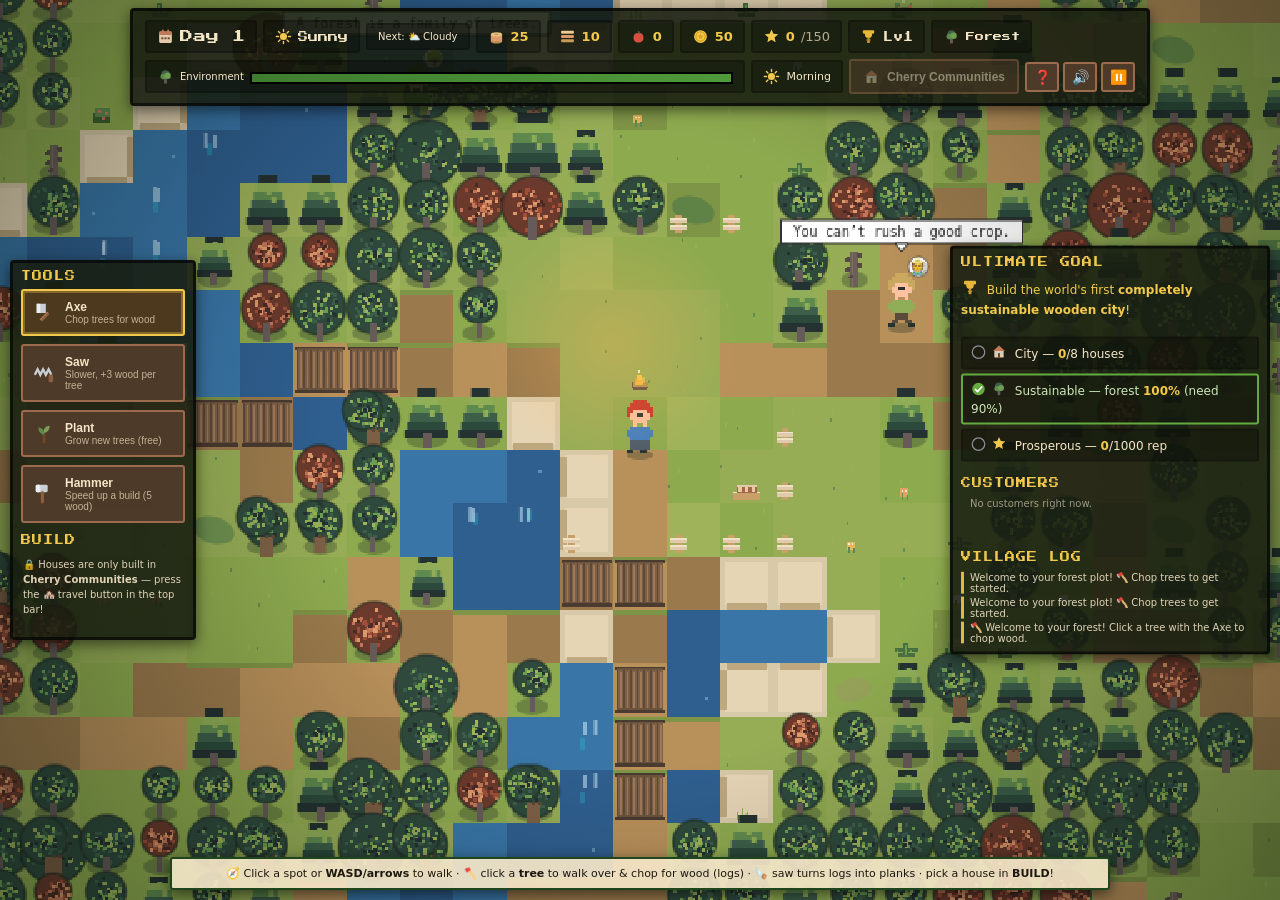
<file: game/tv_shot.html>
<!DOCTYPE html>
<html lang="en">
<head>
<meta charset="utf-8"/>
<meta name="viewport" content="width=device-width, initial-scale=1"/>
<title>InstaBuilt Village</title>
<link rel="preconnect" href="https://fonts.googleapis.com">
<link rel="preconnect" href="https://fonts.gstatic.com" crossorigin>
<link href="https://fonts.googleapis.com/css2?family=Press+Start+2P&display=swap" rel="stylesheet">
<style>
  :root{
    --wood:#ad7757; --wood-d:#6b4a2b; --cream:#f5e6c8; --ink:#2b2118;
    --panel:#3a2c1e; --panel-l:#4d3a28; --line:#9c6a4c; --gold:#f2c94c; --red:#e5484d; --green:#63ab3f;
  }
  *{box-sizing:border-box;margin:0;padding:0;}
  html,body{height:100%;}
  body{
    background:#2c4433;
    color:var(--cream);
    font-family:'Segoe UI',system-ui,sans-serif;
    display:flex;flex-direction:column;align-items:center;
    user-select:none;-webkit-user-select:none;
    overflow:hidden;
  }
  header.site, .footer-note{display:none;}
  .pixel{font-family:'Press Start 2P','Courier New',monospace;}
  #topHUD{
    position:fixed;top:8px;left:50%;transform:translateX(-50%);z-index:10;
    width:min(97vw,1020px);display:flex;flex-wrap:wrap;gap:6px;align-items:center;
    background:rgba(24,30,17,0.88);border:3px solid rgba(0,0,0,0.6);border-radius:4px;
    padding:9px 12px;font-size:13px;box-shadow:0 4px 14px #0008;
  }
  .hud-item{display:flex;align-items:center;gap:6px;background:#00000044;border:2px solid #00000033;padding:6px 10px;border-radius:3px;}
  .hud-item b{color:var(--gold);}
  .ico{width:17px;height:17px;flex:none;display:inline-block;vertical-align:middle;}
  #hud-env{flex:1;min-width:140px;}
  #envBar{position:relative;width:100%;height:12px;background:#2b2118;border:2px solid #000;margin-top:3px;}
  #envFill{position:absolute;left:0;top:0;bottom:0;width:100%;background:linear-gradient(90deg,#3f7d2f,#4f9a3a);transition:width .4s;}
  #envFill.warn{background:linear-gradient(90deg,#c98a2f,#e5a63a);}
  #envFill.bad{background:linear-gradient(90deg,#b53a2f,#e5484d);}
  #phaseLbl{font-size:11px;}
  #btn-mute,#btn-pause,#btn-help{background:var(--panel-l);border:2px solid var(--line);color:var(--cream);font-size:14px;width:34px;height:30px;cursor:pointer;border-radius:3px;}
  #btn-mute:hover,#btn-pause:hover,#btn-help:hover{filter:brightness(1.2);}
  #btn-cherry{
    display:flex;align-items:center;gap:7px;
    background:var(--panel-l);border:2px solid var(--gold);border-radius:3px;
    color:var(--cream);font-size:12px;font-weight:700;padding:7px 12px;cursor:pointer;
    box-shadow:0 0 8px #f2c94c44;
  }
  #btn-cherry:hover{filter:brightness(1.15);}
  #btn-cherry.locked{border-color:var(--line);box-shadow:none;opacity:.5;cursor:not-allowed;}
  #btn-cherry.locked:hover{filter:none;}
  #btn-cherry.pulse{animation:cherryPulse 1.6s ease-in-out infinite;}
  @keyframes cherryPulse{0%,100%{box-shadow:0 0 4px #f2c94c33;}50%{box-shadow:0 0 14px #f2c94c99;}}
  canvas#gameCanvas{
    position:fixed;inset:0;width:100vw;height:100vh;
    image-rendering:pixelated;image-rendering:crisp-edges;
    cursor:crosshair;background:#2c4433;
  }
  #leftPanel{
    position:fixed;left:10px;top:50%;transform:translateY(-50%);z-index:10;
    width:186px;display:flex;flex-direction:column;gap:8px;
    background:rgba(24,30,17,0.88);border:3px solid rgba(0,0,0,0.6);border-radius:4px;padding:8px;
    box-shadow:0 4px 14px #0008;max-height:calc(100vh - 150px);overflow-y:auto;
  }
  #rightPanel{
    position:fixed;right:10px;top:50%;transform:translateY(-50%);z-index:10;
    width:min(30vw,320px);display:flex;flex-direction:column;gap:10px;
    background:rgba(24,30,17,0.88);border:3px solid rgba(0,0,0,0.6);border-radius:4px;padding:8px;
    box-shadow:0 4px 14px #0008;max-height:calc(100vh - 150px);overflow-y:auto;
  }
  .panel-title{font-family:'Press Start 2P',monospace;font-size:10px;color:var(--gold);letter-spacing:1px;}
  .goal-title{font-size:12px;line-height:1.7;color:var(--gold);margin:2px 0 6px;}
  .goal-trophy{width:18px;height:18px;vertical-align:-3px;margin-right:4px;}
  #goalList{display:flex;flex-direction:column;gap:4px;margin-bottom:6px;}
  .goal-item{background:#00000044;border:2px solid #00000033;border-radius:3px;padding:5px 8px;font-size:12px;line-height:1.5;}
  .goal-item .goal-ok{width:15px;height:15px;vertical-align:-2px;margin-right:5px;}
  .goal-item .goal-ico{width:16px;height:16px;vertical-align:-2px;margin-right:4px;}
  .goal-item.done{border-color:var(--green);color:#cde8b8;}
  .goal-item b{color:var(--gold);}
  .tool-btn{
    display:flex;align-items:center;gap:10px;width:100%;padding:9px 10px;cursor:pointer;
    background:var(--panel-l);border:2px solid var(--line);border-radius:3px;color:var(--cream);
    font-size:13px;text-align:left;
  }
  .tool-btn .t-ico{width:22px;height:22px;flex:none;}
  .tool-btn .t-name{font-size:12px;font-weight:600;display:block;}
  .tool-btn .t-desc{font-size:10px;opacity:.7;display:block;}
  .tool-btn.active{border-color:var(--gold);background:#4d3a1e;box-shadow:0 0 0 2px #f2c94c55 inset;}
  .bp-grid{display:grid;grid-template-columns:1fr 1fr;gap:6px;}
  .bp-btn{
    padding:6px;cursor:pointer;background:var(--panel-l);border:2px solid var(--line);border-radius:3px;
    color:var(--cream);text-align:left;position:relative;
  }
  .bp-btn:hover{border-color:var(--gold);}
  .bp-btn.sel{border-color:var(--gold);background:#4d3a1e;}
  .bp-btn.locked{opacity:.45;cursor:not-allowed;}
  .bp-btn .bp-name{font-size:11px;font-weight:700;display:block;}
  .bp-cost{display:flex;gap:6px;margin:5px 0 3px;align-items:center;}
  .cost-item{display:flex;align-items:center;gap:4px;background:#00000044;border:2px solid #00000033;border-radius:3px;padding:3px 7px;font-size:15px;line-height:1;}
  .cost-item b{color:var(--gold);font-size:14px;}
  .cost-item .cost-ic{width:15px;height:15px;flex:none;}
  .cost-item b.short{color:var(--red);}
  .bp-btn .bp-meta{font-size:10px;opacity:.85;display:block;margin-top:2px;}
  .bp-btn .bp-lock{position:absolute;top:4px;right:4px;font-size:8px;color:var(--gold);}
  .bp-btn .bp-ico{width:22px;height:22px;display:block;margin-bottom:3px;}
  #variantRow{display:flex;align-items:center;gap:6px;font-size:11px;}
  .vchip{width:22px;height:22px;border:2px solid #000;cursor:pointer;border-radius:2px;display:inline-block;}
  .vchip.sel{outline:2px solid var(--gold);}
  #custList{display:flex;flex-direction:column;gap:5px;min-height:44px;}
  .cust{
    display:flex;align-items:center;gap:8px;background:#00000044;border:2px solid #00000033;
    border-radius:3px;padding:6px 8px;font-size:12px;
  }
  .cust .c-ico{width:20px;height:20px;flex:none;}
  .cust .c-want{font-weight:700;}
  .cust .c-wait{color:#ffb3b3;font-size:10px;}
  .cust.leaving{opacity:.5;}
  #msgLog{display:flex;flex-direction:column;gap:3px;max-height:96px;overflow:hidden;}
  .msg{font-size:10px;opacity:.9;border-left:3px solid var(--line);padding-left:6px;}
  .msg.good{border-color:var(--green);}
  .msg.bad{border-color:var(--red);}
  .msg.gold{border-color:var(--gold);}
  #hintBar{
    position:fixed;bottom:10px;left:50%;transform:translateX(-50%);z-index:10;
    width:min(94vw,940px);padding:8px 12px;text-align:center;font-size:11px;
    color:#1d1710;background:rgba(245,230,200,0.92);border:2px solid #1f451c;border-radius:3px;
    box-shadow:0 4px 14px #0008;
  }
  /* overlays */
  .overlay{
    position:fixed;inset:0;background:#000000cc;display:flex;align-items:center;justify-content:center;
    z-index:50;padding:16px;opacity:1;transition:opacity .25s;
  }
  .overlay.hidden{display:none;}
  #ov-menu{background:rgba(15,10,6,0.55);}
  .menu-modal{position:relative;max-width:600px;}
  .menu-house{width:104px;height:104px;object-fit:contain;image-rendering:pixelated;border:3px solid #000;border-radius:4px;margin:0 auto 12px;display:block;box-shadow:0 4px 12px #000;}
  .btn.small{font-size:9px;padding:8px 12px;}
  #demoBar{
    position:fixed;left:50%;bottom:16px;transform:translateX(-50%);z-index:40;
    background:var(--panel);border:3px solid var(--gold);border-radius:4px;
    padding:10px 16px;max-width:660px;width:calc(100% - 32px);text-align:center;
    font-family:'Press Start 2P',monospace;font-size:10px;line-height:1.8;color:var(--cream);
    box-shadow:0 6px 20px #000;
  }
  #demoBar.hidden{display:none;}
  /* CEO dialogue panel — bigger, central, with the CEO portrait */
  #ceoDialog{
    position:fixed;left:50%;bottom:26px;transform:translateX(-50%);z-index:41;
    background:rgba(26,32,18,0.96);border:3px solid var(--gold);border-radius:8px;
    padding:12px 18px;max-width:780px;width:calc(100% - 40px);
    display:flex;align-items:center;gap:14px;
    font-family:'Press Start 2P',monospace;
    box-shadow:0 8px 28px #000;
  }
  #ceoDialog.hidden{display:none;}
  #ceoPortrait{
    width:58px;height:58px;object-fit:contain;flex:none;
    image-rendering:pixelated;image-rendering:crisp-edges;
    border:2px solid var(--gold);border-radius:4px;background:#00000044;
  }
  #ceoBody{flex:1;min-width:0;}
  #ceoName{font-size:10px;color:var(--gold);letter-spacing:1px;margin-bottom:8px;}
  #ceoText{font-size:13px;line-height:2;color:var(--cream);}
  @media (max-width:900px){
    #ceoDialog{bottom:10px;flex-direction:column;text-align:center;padding:10px 12px;}
    #ceoPortrait{width:44px;height:44px;}
    #ceoText{font-size:10px;line-height:1.9;}
  }
  .modal{
    background:rgba(26,32,18,0.95);border:4px solid var(--gold);border-radius:6px;max-width:560px;width:100%;
    padding:22px;text-align:center;box-shadow:0 10px 40px #000;
  }
  .modal h1{font-family:'Press Start 2P',monospace;font-size:18px;color:var(--gold);line-height:1.5;margin-bottom:10px;}
  .modal h2{font-family:'Press Start 2P',monospace;font-size:13px;color:var(--cream);margin:10px 0 6px;}
  .modal p{font-size:13px;line-height:1.55;opacity:.92;margin:6px 0;}
  .modal .row{display:flex;gap:8px;justify-content:center;margin-top:14px;flex-wrap:wrap;}
  .btn{
    font-family:'Press Start 2P',monospace;font-size:11px;padding:10px 16px;cursor:pointer;border-radius:3px;
    border:2px solid #000;color:#1d1710;background:var(--gold);
  }
  .btn:hover{filter:brightness(1.1);}
  .btn.ghost{background:var(--panel-l);color:var(--cream);border-color:var(--line);}
  .btn.green{background:var(--green);color:#fff;}
  .stats{display:flex;gap:14px;justify-content:center;flex-wrap:wrap;margin-top:8px;font-size:12px;}
  .stats .s b{color:var(--gold);}
  #tutModal .tut-step{margin:8px 0;}
  .kbd{background:#000;border:1px solid #666;border-radius:3px;padding:1px 5px;font-family:monospace;font-size:11px;}
  .footer-note{font-size:10px;opacity:.55;padding:4px 0 12px;text-align:center;}
  @media (max-width:900px){
    #leftPanel{left:50%;top:auto;bottom:54px;transform:translateX(-50%);width:min(96vw,560px);flex-direction:row;flex-wrap:wrap;max-height:34vh;}
    #rightPanel{right:8px;top:64px;transform:none;width:min(70vw,300px);max-height:30vh;}
    .tool-btn{width:auto;flex:1;min-width:100px;}
    .modal h1{font-size:14px;}
  }
</style>
</head>
<body>
<svg xmlns="http://www.w3.org/2000/svg" style="display:none" aria-hidden="true">
  <defs>
    <!-- tools -->
    <symbol id="ic-axe" viewBox="0 0 24 24">
      <path d="M4 2h10v10H4z" fill="#c8ced4"/><path d="M4 2h4v10H4z" fill="#e9eef3"/>
      <rect x="11" y="10" width="3.5" height="12" rx="1.2" fill="#8a5f3f" transform="rotate(45 12.75 16)"/>
      <rect x="11" y="10" width="1.2" height="12" fill="#b07f52" transform="rotate(45 12.75 16)"/>
    </symbol>
    <symbol id="ic-saw" viewBox="0 0 24 24">
      <path d="M2 14 L5 8 L8 14 L11 8 L14 14 L17 8 L20 14" fill="none" stroke="#c8ced4" stroke-width="2.6" stroke-linejoin="miter"/>
      <rect x="17" y="14" width="5" height="8" rx="1.5" fill="#8a5f3f"/>
    </symbol>
    <symbol id="ic-plant" viewBox="0 0 24 24">
      <rect x="10.5" y="12" width="3" height="10" rx="1" fill="#6b4a2b"/>
      <path d="M12 13 C8 12 5.5 9 6 5 C10.5 5.5 13 8.5 12 13Z" fill="#5f8a4e"/>
      <path d="M12 11 C16 10 18.5 7 18 3 C13.5 3.5 11 6.5 12 11Z" fill="#7e9f58"/>
    </symbol>
    <symbol id="ic-hammer" viewBox="0 0 24 24">
      <rect x="3" y="2" width="13" height="8" rx="1.5" fill="#c8ced4"/>
      <rect x="3" y="2" width="5" height="8" rx="1.5" fill="#e9eef3"/>
      <rect x="8.5" y="9" width="3.5" height="13" rx="1.5" fill="#8a5f3f"/>
    </symbol>
    <!-- inventory -->
    <symbol id="ic-log" viewBox="0 0 24 24">
      <ellipse cx="12" cy="19" rx="8" ry="3" fill="#b98a4a"/>
      <rect x="4" y="9" width="16" height="10" fill="#dd9b6b"/>
      <ellipse cx="12" cy="9" rx="8" ry="3" fill="#e8c482"/>
      <ellipse cx="12" cy="9" rx="3" ry="1.2" fill="#c99b57"/>
    </symbol>
    <symbol id="ic-planks" viewBox="0 0 24 24">
      <rect x="3" y="4" width="18" height="4" rx="1" fill="#e8c482"/>
      <rect x="3" y="10" width="18" height="4" rx="1" fill="#dd9b6b"/>
      <rect x="3" y="16" width="18" height="4" rx="1" fill="#c99b57"/>
      <rect x="4" y="5" width="16" height="1" fill="#f0dcb0"/>
    </symbol>
    <symbol id="ic-coin" viewBox="0 0 24 24">
      <circle cx="12" cy="12" r="9" fill="#f2c94c"/>
      <circle cx="12" cy="12" r="6.5" fill="none" stroke="#d9a520" stroke-width="2"/>
      <path d="M12 7.5 L13.3 10.3 L16.4 10.7 L14.1 12.9 L14.7 16 L12 14.5 L9.3 16 L9.9 12.9 L7.6 10.7 L10.7 10.3 Z" fill="#d9a520"/>
    </symbol>
    <symbol id="ic-apple" viewBox="0 0 24 24">
      <rect x="11" y="4" width="2.5" height="5" rx="1" fill="#6b4a2b"/>
      <path d="M12 8 C7.5 6 5 9.5 5 14 C5 18 8 20.5 12 20.5 C16 20.5 19 18 19 14 C19 9.5 16.5 6 12 8Z" fill="#d94f3d"/>
      <path d="M11.5 8.5 C13 7 14.5 7.5 15.5 8.5 C14.5 6.5 12.5 6 11.5 8.5Z" fill="#5f8a4e"/>
    </symbol>
    <symbol id="ic-star" viewBox="0 0 24 24">
      <path d="M12 2 L14.7 8.2 L21.4 8.9 L16.4 13.4 L17.8 20 L12 16.6 L6.2 20 L7.6 13.4 L2.6 8.9 L9.3 8.2 Z" fill="#f2c94c"/>
    </symbol>
    <symbol id="ic-trophy" viewBox="0 0 24 24">
      <path d="M7 3 h10 v6 a5 5 0 0 1 -10 0 Z" fill="#e8b83a"/>
      <rect x="4" y="3" width="4" height="5" rx="1.5" fill="#e8b83a"/>
      <rect x="16" y="3" width="4" height="5" rx="1.5" fill="#e8b83a"/>
      <rect x="10.5" y="13" width="3" height="3" fill="#c99b2e"/>
      <rect x="9" y="16" width="6" height="2" rx="1" fill="#c99b2e"/>
      <rect x="10" y="18" width="4" height="3" rx="1" fill="#c99b2e"/>
    </symbol>
    <symbol id="ic-cal" viewBox="0 0 24 24">
      <rect x="3" y="5" width="18" height="16" rx="2" fill="#e1c9ac"/>
      <rect x="3" y="5" width="18" height="5" rx="2" fill="#c37759"/>
      <rect x="7" y="2" width="2.5" height="5" rx="1" fill="#c37759"/>
      <rect x="14.5" y="2" width="2.5" height="5" rx="1" fill="#c37759"/>
      <rect x="6" y="13" width="3" height="3" rx="0.8" fill="#6b4a2b"/>
      <rect x="10.5" y="13" width="3" height="3" rx="0.8" fill="#6b4a2b"/>
      <rect x="15" y="13" width="3" height="3" rx="0.8" fill="#6b4a2b"/>
    </symbol>
    <!-- weather & time -->
    <symbol id="ic-sun" viewBox="0 0 24 24">
      <circle cx="12" cy="12" r="5" fill="#f2c94c"/>
      <g stroke="#f2c94c" stroke-width="2" stroke-linecap="round">
        <path d="M12 2 v3 M12 19 v3 M2 12 h3 M19 12 h3 M4.9 4.9 l2.1 2.1 M17 17 l2.1 2.1 M19.1 4.9 L17 7 M7 17 L4.9 19.1"/>
      </g>
    </symbol>
    <symbol id="ic-cloud" viewBox="0 0 24 24">
      <path d="M6 18 h12 a4 4 0 0 0 0.5 -7.97 A5.5 5.5 0 0 0 7.5 8.6 A4.5 4.5 0 0 0 6 18 Z" fill="#c8ced4"/>
    </symbol>
    <symbol id="ic-rain" viewBox="0 0 24 24">
      <path d="M6 14 h12 a4 4 0 0 0 0.5 -7.97 A5.5 5.5 0 0 0 7.5 5.6 A4.5 4.5 0 0 0 6 14 Z" fill="#c8ced4"/>
      <g stroke="#7fb2e5" stroke-width="2" stroke-linecap="round"><path d="M8 18 l-1.5 3 M13 18 l-1.5 3 M18 18 l-1.5 3"/></g>
    </symbol>
    <symbol id="ic-storm" viewBox="0 0 24 24">
      <path d="M6 13 h12 a4 4 0 0 0 0.5 -7.97 A5.5 5.5 0 0 0 7.5 4.6 A4.5 4.5 0 0 0 6 13 Z" fill="#8b8f98"/>
      <g stroke="#f2c94c" stroke-width="2" stroke-linecap="round" fill="none"><path d="M10 16 l-2 5 M14 16 l-1.5 5 M18 15 l-1 5"/></g>
    </symbol>
    <symbol id="ic-sunset" viewBox="0 0 24 24">
      <path d="M3 17 h18" stroke="#e8873a" stroke-width="2.5" stroke-linecap="round"/>
      <circle cx="12" cy="13" r="4.5" fill="#f2a33c"/>
      <g stroke="#e8873a" stroke-width="1.8" stroke-linecap="round"><path d="M12 4 v2 M5 7 l1.5 1.5 M19 7 L17.5 8.5"/></g>
    </symbol>
    <symbol id="ic-moon" viewBox="0 0 24 24">
      <path d="M15 3 a9 9 0 1 0 6 15 A10 10 0 0 1 15 3 Z" fill="#cfd8e8"/>
    </symbol>
    <!-- world -->
    <symbol id="ic-tree" viewBox="0 0 24 24">
      <rect x="10" y="15" width="4" height="7" rx="1" fill="#675b59"/>
      <circle cx="12" cy="9" r="6" fill="#3d5f4a"/>
      <circle cx="9" cy="12" r="4" fill="#5f8a4e"/>
      <circle cx="15" cy="11" r="4.5" fill="#6e9f51"/>
    </symbol>
    <symbol id="ic-house" viewBox="0 0 24 24">
      <path d="M3 11 L12 3 L21 11 Z" fill="#c37759"/>
      <rect x="5" y="11" width="14" height="10" rx="1" fill="#e1c9ac"/>
      <rect x="10.5" y="14" width="3" height="7" rx="0.8" fill="#6b4a2b"/>
      <rect x="7" y="13" width="2.5" height="2.5" fill="#a8dce8"/>
      <rect x="14.5" y="13" width="2.5" height="2.5" fill="#a8dce8"/>
    </symbol>
    <!-- goals -->
    <symbol id="ic-check" viewBox="0 0 24 24">
      <circle cx="12" cy="12" r="10" fill="#63ab3f"/>
      <path d="M7 12.5 L10.5 16 L17 8.5" fill="none" stroke="#fff" stroke-width="2.6" stroke-linecap="round" stroke-linejoin="round"/>
    </symbol>
    <symbol id="ic-uncheck" viewBox="0 0 24 24">
      <circle cx="12" cy="12" r="10" fill="none" stroke="#8b8f98" stroke-width="2"/>
    </symbol>
    <!-- blueprints -->
    <symbol id="ic-bp-cabin" viewBox="0 0 24 24">
      <path d="M3 10 L12 3 L21 10 Z" fill="#c37759"/>
      <rect x="5" y="10" width="14" height="11" rx="1" fill="#e1c9ac"/>
      <rect x="10" y="14" width="4" height="7" rx="0.8" fill="#6b4a2b"/>
    </symbol>
    <symbol id="ic-bp-cottage" viewBox="0 0 24 24">
      <path d="M2 10 L12 2 L22 10 Z" fill="#b58a5f"/>
      <rect x="4" y="10" width="16" height="12" rx="1" fill="#e1c9ac"/>
      <rect x="8" y="2" width="3" height="5" fill="#8a6a55"/>
      <rect x="10.5" y="15" width="3" height="7" rx="0.8" fill="#6b4a2b"/>
      <rect x="6" y="12.5" width="2.5" height="2.5" fill="#a8dce8"/>
      <rect x="15.5" y="12.5" width="2.5" height="2.5" fill="#a8dce8"/>
    </symbol>
    <symbol id="ic-bp-house" viewBox="0 0 24 24">
      <path d="M2 11 L12 2 L22 11 Z" fill="#6e9f51"/>
      <rect x="4" y="4" width="16" height="8" fill="#e8d5b8"/>
      <rect x="4" y="11" width="16" height="11" rx="1" fill="#e1c9ac"/>
      <rect x="10.5" y="15" width="3" height="7" rx="0.8" fill="#6b4a2b"/>
      <rect x="6" y="13" width="2.5" height="2.5" fill="#a8dce8"/>
      <rect x="15.5" y="13" width="2.5" height="2.5" fill="#a8dce8"/>
      <rect x="10.8" y="5.5" width="2.5" height="2.5" fill="#a8dce8"/>
    </symbol>
    <symbol id="ic-bp-lodge" viewBox="0 0 24 24">
      <path d="M2 12 L12 2 L22 12 Z" fill="#8b7a83"/>
      <rect x="4" y="12" width="16" height="10" rx="1" fill="#e1c9ac"/>
      <rect x="7" y="5" width="4" height="7" fill="#e1c9ac"/>
      <path d="M7 5 L9 2 L11 5 Z" fill="#8b7a83"/>
      <rect x="10.5" y="16" width="3" height="6" rx="0.8" fill="#6b4a2b"/>
      <rect x="6" y="14" width="2.5" height="2.5" fill="#a8dce8"/>
      <rect x="15.5" y="14" width="2.5" height="2.5" fill="#a8dce8"/>
    </symbol>
  </defs>
</svg>
<header class="site">
  <div class="logo pixel">🏡 Insta<span>Built</span></div>
  <a class="back" href="../index.html">← Back to site</a>
</header>

<div id="topHUD">
    <div class="hud-item"><svg class="ico"><use href="#ic-cal"/></svg><span id="hud-day" class="pixel">Day 1</span></div>
    <div class="hud-item"><svg class="ico" id="hud-weather-ico"><use href="#ic-sun"/></svg><span id="hud-weather" class="pixel" style="font-size:10px;">Sunny</span></div>
    <div class="hud-item"><span id="hud-forecast" style="font-size:10px;">Next: —</span></div>
    <div class="hud-item"><svg class="ico"><use href="#ic-log"/></svg><b id="hud-wood">0</b></div>
    <div class="hud-item"><svg class="ico"><use href="#ic-planks"/></svg><b id="hud-planks">0</b></div>
    <div class="hud-item"><svg class="ico"><use href="#ic-apple"/></svg><b id="hud-food">0</b></div>
    <div class="hud-item"><svg class="ico"><use href="#ic-coin"/></svg><b id="hud-coins">0</b></div>
    <div class="hud-item"><svg class="ico"><use href="#ic-star"/></svg><b id="hud-rep">0</b><span style="opacity:.7" id="hud-rep-next"></span></div>
    <div class="hud-item"><svg class="ico"><use href="#ic-trophy"/></svg><span id="hud-level" class="pixel" style="font-size:10px;">Lv1</span></div>
    <div class="hud-item"><svg class="ico" id="hud-zone-ic"><use href="#ic-tree"/></svg><span id="hud-zone" class="pixel" style="font-size:9px;">Forest</span></div>
    <div class="hud-item" id="hud-env"><svg class="ico"><use href="#ic-tree"/></svg><span style="font-size:10px;">Environment</span><div id="envBar"><div id="envFill"></div></div></div>
    <div class="hud-item"><svg class="ico" id="phaseIco"><use href="#ic-sun"/></svg><span id="phaseLbl">Morning</span></div>
    <button id="btn-cherry" class="locked" title="Chop a tree to unlock Cherry Communities">
      <svg class="ico"><use href="#ic-house"/></svg><span id="cherryLbl">Cherry Communities</span>
    </button>
    <div style="margin-left:auto;display:flex;gap:4px;">
      <button id="btn-help" title="How to play">❓</button>
      <button id="btn-mute" title="Sound on/off">🔊</button>
      <button id="btn-pause" title="Pause">⏸️</button>
    </div>
  </div>

  <canvas id="gameCanvas" width="896" height="512"></canvas>

    <div id="leftPanel">
      <div class="panel-title">TOOLS</div>
      <button class="tool-btn active" id="tool-axe" data-tool="axe">
        <svg class="t-ico"><use href="#ic-axe"/></svg><span><span class="t-name">Axe</span><span class="t-desc">Chop trees for wood</span></span>
      </button>
      <button class="tool-btn" id="tool-saw" data-tool="saw">
        <svg class="t-ico"><use href="#ic-saw"/></svg><span><span class="t-name">Saw</span><span class="t-desc">Slower, +3 wood per tree</span></span>
      </button>
      <button class="tool-btn" id="tool-plant" data-tool="plant">
        <svg class="t-ico"><use href="#ic-plant"/></svg><span><span class="t-name">Plant</span><span class="t-desc">Grow new trees (free)</span></span>
      </button>
      <button class="tool-btn" id="tool-hammer" data-tool="hammer">
        <svg class="t-ico"><use href="#ic-hammer"/></svg><span><span class="t-name">Hammer</span><span class="t-desc">Speed up a build (5 wood)</span></span>
      </button>
      <div class="panel-title" style="margin-top:4px;">BUILD</div>
      <div id="buildLockNote" style="display:none;font-size:10px;opacity:.9;line-height:1.5;padding:4px 2px;">🔒 Houses are only built in <b>Cherry Communities</b> — press the 🏘️ travel button in the top bar!</div>
      <div id="variantRow"><span style="opacity:.8">Roof:</span></div>
      <div class="bp-grid" id="bpGrid"></div>
    </div>
    <div id="rightPanel">
      <div class="panel-title">ULTIMATE GOAL</div>
      <div class="goal-title"><svg class="goal-trophy"><use href="#ic-trophy"/></svg> Build the world's first <b>completely sustainable wooden city</b>!</div>
      <div id="goalList"></div>
      <div class="panel-title">CUSTOMERS</div>
      <div id="custList"><div class="msg" style="border-color:transparent;opacity:.6">Waiting for the first customer…</div></div>
      <div class="panel-title">VILLAGE LOG</div>
      <div id="msgLog"></div>
    </div>
<div id="hintBar">🧭 Click a spot or use <b>WASD / arrows</b> to walk · 🪓 chop trees → <b>wood</b> · 🪚 saw logs → <b>planks</b> · 🌱 plant · 🏠 pick a house in BUILD &amp; click grass</div>

<!-- Menu overlay -->
<div class="overlay" id="ov-menu">
  <div class="modal menu-modal">
    <img class="menu-house" src="../background/ZTF_AE.gif" alt="A wooden house"/>
    <h1>🌲 INSTABUILT<br/>VILLAGE</h1>
    <p>Turn a small forest plot into a thriving wooden village.<br/>Harvest <b>sustainably</b>, build beautiful houses, and keep your customers &amp; the environment happy.</p>
    <p style="margin-top:10px;color:var(--gold);font-size:11px;">🏆 Ultimate goal: build the world's first <b>completely sustainable wooden city</b>!</p>
    <div class="row">
      <button class="btn" id="btn-start">▶ START</button>
      <button class="btn ghost" id="btn-continue" style="display:none">Continue</button>
    </div>
    <div class="row">
      <button class="btn ghost small" id="btn-watch-demo">🎬 Watch Intro</button>
      <button class="btn ghost small" id="btn-howto">❓ How to Play</button>
    </div>
    <p style="font-size:11px;opacity:.65;margin-top:12px">🎮 Click to walk · <span class="kbd">WASD</span>/<span class="kbd">↑←↓→</span> move · <span class="kbd">1</span>🪓 <span class="kbd">2</span>🪚 <span class="kbd">3</span>🌱 <span class="kbd">4</span>🔨 · <span class="kbd">Esc</span> deselect</p>
  </div>
</div>

<!-- Pause overlay -->
<div class="overlay hidden" id="ov-pause">
  <div class="modal">
    <h1>⏸ PAUSED</h1>
    <div class="row">
      <button class="btn" id="btn-resume">Resume</button>
      <button class="btn ghost" id="btn-restart">New Game</button>
      <button class="btn ghost" id="btn-menu">Main Menu</button>
    </div>
    <div class="row">
      <a class="btn ghost small" href="../index.html">← Back to site</a>
    </div>
  </div>
</div>

<!-- Win overlay -->
<div class="overlay hidden" id="ov-win">
  <div class="modal">
    <img class="menu-house" src="../asset.png" alt="CEO"/>
    <h1>🏆 SUSTAINABLE WOODEN CITY!</h1>
    <p>The world's first <b>completely sustainable wooden city</b> — built with wood that gives back to the forest. The CEO couldn't be prouder: "This is what we came here to build!"</p>
    <div class="stats" id="winStats"></div>
    <div class="row">
      <button class="btn green" id="btn-keep">Keep Playing</button>
      <button class="btn ghost" id="btn-again">New Game</button>
    </div>
  </div>
</div>

<!-- Help overlay -->
<div class="overlay hidden" id="ov-help">
  <div class="modal">
    <h2>HOW TO PLAY</h2>
    <p>🧭 <b>Walk around</b> — click a spot on the forest, or use <b>WASD / arrow keys</b>. You start at the campfire in your clearing, surrounded by trees.</p>
    <p>🪓 <b>Axe</b> — click a tree: you walk over and chop it for <b>wood</b>.</p>
    <p>🪚 <b>Saw</b> — click a tree: you saw the log into <b>planks</b> over ~2s. Houses need <b>wood + planks</b>.</p>
    <p>🌳 <b>Tree types</b> — 🌳 <b>Oak</b> = strong wood (6–8) · 🌲 <b>Pine</b> = cheap wood, regrows fast (3–5) · 🍁 <b>Maple</b> = decorative, sells for coins (4–6) · 🌲 <b>Ancient</b> = extremely valuable (15–20) · 🌱 <b>Young</b> = plant it, it grows into an oak. Hover a tree to see its type!</p>
    <p>🌱 <b>Plant</b> — click grass to plant a free young tree. It grows into an oak in ~8 days (rain speeds it up).</p>
    <p>🔨 <b>Hammer</b> — click a house under construction to boost it +20% for 5 wood (once per house per day).</p>
    <p>🏘️ <b>Cherry Communities</b> — chop your first tree and the <b>🏘️ travel button</b> unlocks. It takes you to an open meadow with the same graphics — <b>houses can only be built there</b>. Travel back to the forest to chop more wood.</p>
    <p>👷 <b>Your crew</b> — 🪚 the <b>Carpenter</b> walks the village and speeds up house builds, 🌳 the <b>Forester</b> plants trees across the forest, 🧑‍🌾 the <b>Farmer</b> grows crops that are sold for coins every morning. Watch them work — they talk to each other and to you!</p>
    <p>🏠 <b>Build</b> — in Cherry Communities pick a blueprint, choose a roof color, click grass to place. Builders work automatically; weather &amp; night affect speed.</p>
    <p>🧑 <b>Customers</b> — they want specific houses. Complete them before they leave to earn coins &amp; reputation.</p>
    <p>🏆 <b>The ultimate goal</b> — build the world's first <b>completely sustainable wooden city</b>: <b>8 houses</b> built, <b>1000 reputation</b>, and the <b>forest above 90%</b>. Keep the forest healthy while the city grows — that's the InstaBuilt way!</p>
    <p>🌲 <b>Environment</b> — keep forest coverage above 70% for a green bonus. Below 30% and customers stop coming.</p>
    <p>⛈️ <b>Weather</b> — rain grows trees faster, storms halt building and can damage work in progress.</p>
    <div class="row"><button class="btn" id="btn-close-help">Got it</button></div>
  </div>
</div>

<!-- Demo caption bar -->
<div id="demoBar" class="hidden"><span id="demoText"></span></div>

<!-- CEO dialogue panel (Watch Intro) -->
<div id="ceoDialog" class="hidden">
  <img id="ceoPortrait" src="../asset.png" alt="CEO"/>
  <div id="ceoBody">
    <div id="ceoName">👔 CEO · Woodland Empire</div>
    <div id="ceoText"></div>
  </div>
</div>

<div class="footer-note">InstaBuilt Village — a tiny sustainable village builder. Progress autosaves.</div>
<div id="errStrip" style="display:none;position:fixed;top:0;left:0;right:0;z-index:999;background:#c33;color:#fff;font:12px monospace;padding:6px 10px;"></div>

<script>
'use strict';
/* show any runtime error visibly instead of failing silently */
window.addEventListener('error', function(e){
  const el = document.getElementById('errStrip');
  if(el){ el.style.display='block'; el.textContent = '⚠️ ' + (e.message || 'Script error'); }
});
/* ============================================================
   InstaBuilt Village  (single-file pixel village builder)
   ============================================================ */

/* ---------- config ---------- */
const TILE = 32;
const COLS = 40, ROWS = 24;   // the world: a big woodland
const W = COLS * TILE, H = ROWS * TILE;
let VW = 896, VH = 512;       // view size (internal px) — adapts to the window
let cam = {x:0, y:0};         // camera offset into the world
const PHASE_SECONDS = 12;   // 4 phases -> 48s per day
const SAVE_KEY = 'instabuilt-timber-v1';

const C = {
  grassA:'#8eaa4f', grassB:'#96ad56', grassDark:'#336748',
  dirt:'#c9a06a', path:'#b8905a', pathEdge:'#9a7a4c',
  trunk:'#675b59', bark:'#5a4a48', canopyA:'#6e9f51', canopyB:'#8fae57', canopyC:'#3d5f4a',
  canopyRedA:'#a04e38', canopyRedB:'#c37759', canopyRedC:'#6b3a2c',
  wood:'#e1c9ac', woodD:'#c9a06a', woodL:'#f0e2c4',
  water:'#3976a7', waterD:'#2f5f8f',
  scaffold:'#d8b07a',
  skin:'#ffc2a1', hair:'#4a3020', pants:'#4a5a6a',
  white:'#e7e7dd', black:'#243231', gold:'#f2c94c', red:'#e5484d',
};

const ROOFS = [
  {id:'red',  name:'Terracotta', top:'#c37759', side:'#a9654c', dark:'#7d4a38'},
  {id:'brown',name:'Brown',      top:'#b58a5f', side:'#9a7050', dark:'#6f5138'},
  {id:'green',name:'Sage',       top:'#6e9f51', side:'#5a8a44', dark:'#3d5f2e'},
  {id:'gray', name:'Stone',      top:'#a1948f', side:'#8b7a83', dark:'#5e5455'},
];

const BLUEPRINTS = [
  {id:'cabin',   name:'Tiny Cabin',    wood:15, planks:10, days:2, w:2, h:2, rep:40,  coins:35,  unlockLv:1, ico:'🛖'},
  {id:'cottage', name:'Cozy Cottage',  wood:30, planks:20, days:3, w:3, h:2, rep:80,  coins:65,  unlockLv:1, ico:'🏡'},
  {id:'house',   name:'Family House',  wood:55, planks:35, days:5, w:3, h:3, rep:150, coins:120, unlockLv:3, ico:'🏠'},
  {id:'lodge',   name:'Luxury Lodge',  wood:90, planks:60, days:7, w:4, h:3, rep:260, coins:200, unlockLv:5, ico:'🏰'},
];
const LVL_REP = [0, 150, 350, 650, 1000]; // level 1..5
const PHASES = [
  {name:'Morning', ico:'🌅', mult:1.1},
  {name:'Noon',    ico:'☀️', mult:1.2},
  {name:'Evening', ico:'🌇', mult:1.0},
  {name:'Night',   ico:'🌙', mult:0.6},
];
const WEATHERS = {
  sunny:  {name:'Sunny',  ico:'☀️', build:1.30, growth:1.0},
  cloudy: {name:'Cloudy', ico:'⛅', build:1.00, growth:1.25},
  rain:   {name:'Rain',   ico:'🌧️', build:0.75, growth:2.0},
  storm:  {name:'Storm',  ico:'⛈️', build:0.00, growth:0.5},
};
const WEATHER_ROLL = [ ['sunny',0.32], ['cloudy',0.30], ['rain',0.26], ['storm',0.12] ];

/* ---------- tiny sprites (chars: s=skin t=shirt p=pants h=hair) ---------- */
const SPR_PERSON = {
  idle:['..hhhh..','..hssh..','..ssss..','...ss...','.ttttt..','.ttttt..','..ppp...','.p...p..'],
  walk:['..hhhh..','..hssh..','..ssss..','...ss...','.ttttt..','.ttttt..','..p.p...','..p.p...'],
};
const SPR_SAPLING = [
  '...gg...','..gggg..','..gggg..','...gg...','...tt...','...tt...','...tt...','...tt...'
];
const SPR_STUMP = [
  '........','........','.tttttt.','tttttttt','.tttttt.','...tt...','...tt...','........'
];
/* the player: a 12x16 pixel character, drawn at 2x (fills a tile) */
/* chars: h=cap/hair, s=skin, e=eye, t=shirt, p=pants, b=boots */
const SPR_PLAYER = {
  idle:[
    '....hhhh....','...hhhhhh...','..hhhhhhhh..','..hhsssshh..','..hsseessh..',
    '...ssssss...','....ssss....','....s..s....','...tttttt...','..tttttttt..',
    '..tttttttt..','...tttttt...','...pppppp...','...pppppp...','...pppppp...','..bb..bb....'
  ],
  walkA:[
    '....hhhh....','...hhhhhh...','..hhhhhhhh..','..hhsssshh..','..hsseessh..',
    '...ssssss...','....ssss....','....s..s....','...tttttt...','..tttttttt..',
    '..tttttttt..','...tttttt...','...pp..pp...','...pp..pp...','...pp..pp...','..bb....bb..'
  ],
  walkB:[
    '....hhhh....','...hhhhhh...','..hhhhhhhh..','..hhsssshh..','..hsseessh..',
    '...ssssss...','....ssss....','....s..s....','...tttttt...','..tttttttt..',
    '..tttttttt..','...tttttt...','....pppp....','....pppp....','...pp..pp...','..bb....bb..'
  ]
};
const SHIRTS = ['#d95d39','#3f7dbf','#8fbf3f','#b85cd9','#e8b83a','#4fbfa5'];

/* ---------- state ---------- */
let S = null;
let tool = 'axe';
let selBP = null;          // selected blueprint id or null
let roofIdx = 0;
let paused = false, muted = false, winShown = false;
let particles = [], floaties = [], msgQueue = [];
let hover = null;          // {tx,ty}
let lastT = 0, acc = 0, saveTimer = 0;
let shake = 0;             // screen shake (storm)
let flash = 0;             // white flash on zone travel
let playerLevel = 1;

const canvas = document.getElementById('gameCanvas');
const ctx = canvas.getContext('2d');
ctx.imageSmoothingEnabled = false;

/* ---------- grid helpers ---------- */
function inBounds(x,y){ return x>=0 && y>=0 && x<COLS && y<ROWS; }
function tile(x,y){ return inBounds(x,y) ? S.grid[y*COLS+x] : null; }
function setTile(x,y,t,extra){ const c=tile(x,y); if(c){ c.t=t; Object.assign(c, extra||{}); } }
function isGrass(x,y){ const c=tile(x,y); return c && c.t==='grass'; }
function isBuildable(x,y){ return isGrass(x,y); }
function rnd01(seed){ let s = (seed*9301+49297)%233280; return s/233280; }
function hash2(x,y){ return (x*374761393 + y*668265263) ^ 0xDEADBEEF; }
function rnd2(x,y){ const h = hash2(x,y)>>>0; return (h%1000)/1000; }
function smoothNoise(x,y){
  return (rnd2(x,y) + rnd2(x-1,y) + rnd2(x+1,y) + rnd2(x,y-1) + rnd2(x,y+1))/5;
}

/* ---------- new game / save ---------- */
function newGame(){
  S = {
    day:1, phase:0, phaseT:0,
    wood:25, planks:10, coins:50, rep:0,
    weather:'sunny', nextWeather:'cloudy',
    grid:[], zone:'forest', treesCut:0, zones:null, food:0, npcs:null,
    houses:[], customers:[], custId:1,
    msgs:[], forestStart:0, daysSinceCust:0, stormMsgShown:false,
    unlocked:[1], boostUsed:0, sawing:null, spawn:null, spawnHintT:8,
  };
  genMap();
  S.zones = { forest:{grid:S.grid, player:null}, cherry:{grid:genCherryMap(), player:null} };
  S.grid = S.zones.forest.grid;
  S.npcs = spawnNPCs();
  S.forestStart = countForest();
  S.player = {x:S.spawn.x+0.5, y:S.spawn.y+2, target:null, anim:0};
  S.pending = null;
  cam.x = Math.max(0, Math.min(W-VW, S.spawn.x*TILE - VW/2));
  cam.y = Math.max(0, Math.min(H-VH, S.spawn.y*TILE - VH/2));
  selBP = null; tool='axe';
  particles=[]; floaties=[]; winShown=false; playerLevel=1;
  pushMsg('Welcome to your forest plot! 🪓 Chop trees to get started.', 'gold');
  refreshBuildMenu(); refreshCustPanel(); updateHUD(); updateHint();
}

function genMap(){
  S.grid = [];
  // every tile starts as grass; trees get a size 1..3 for visual variety
  for(let y=0;y<ROWS;y++){
    for(let x=0;x<COLS;x++){
      const sz = 1 + (rnd2(x*5+2, y*3+1) < 0.5 ? 1 : 0) + (rnd2(x*7+9, y*5+4) < 0.3 ? 1 : 0);
      S.grid.push({t:'grass', grow:0, regrow:0, occupied:false, detail:null, sz});
    }
  }
  const GLADES = [
    {x:18,y:10,w:5,h:5},  // main building plot (spawn)
    {x:5,y:13,w:4,h:3},   // west glade
    {x:30,y:4,w:4,h:3},   // north-east glade
    {x:31,y:20,w:4,h:3},  // south-east glade
    {x:5,y:18,w:3,h:3}    // south-west glade
  ];
  const inGlade = (x,y)=> GLADES.some(g=> x>=g.x && x<g.x+g.w && y>=g.y && y<g.y+g.h);
  // --- 1. waterfall + pool in the top-left corner forest (reference art) ---
  for(let y=0;y<ROWS;y++) for(let x=0;x<COLS;x++){
    const dx=x-2.5, dy=y-3.4;
    if(dx*dx+dy*dy < 5.0){ const c=tile(x,y); if(c) c.t='water'; }
  }
  // the waterfall stream pours from the top edge into the pool
  for(let y=0;y<3;y++){ for(let x=1;x<4;x++){ const c=tile(x,y); if(c) c.t='water'; } }
  // --- 2. a winding river, flowing from the top edge to the bottom edge ---
  for(let y=0;y<ROWS;y++){
    const xc = 19 + Math.sin(y*0.38+1.2)*6 + Math.sin(y*0.13+2.7)*4 + (rnd2(7,y)-0.5)*3;
    const hw = rnd2(3,y) < 0.35 ? 1.5 : 1.0;
    for(let x=Math.max(0,Math.round(xc-hw)); x<=Math.min(COLS-1,Math.round(xc+hw)); x++){
      const c=tile(x,y); if(c) c.t='water';
    }
  }
  // --- 3. dense forests; each corner has its own character ---
  const pick = (r, mix)=>{ let acc=0; for(const m of mix){ acc+=m[1]; if(r<acc) return m[0]; } return mix[mix.length-1][0]; };
  const MIX = {
    // ancient trees (treeBig) are rarer — they are extremely valuable
    tl:[['tree',0.53],['treePine',0.15],['treeBig',0.12],['treeRed',0.14],['treeDead',0.06]],
    tr:[['tree',0.36],['treePine',0.49],['treeBig',0.05],['treeRed',0.05],['treeDead',0.05]],
    bl:[['tree',0.44],['treePine',0.10],['treeBig',0.07],['treeRed',0.33],['treeDead',0.06]],
    br:[['tree',0.56],['treePine',0.09],['treeBig',0.24],['treeRed',0.05],['treeDead',0.06]],
    mid:[['tree',0.46],['treePine',0.26],['treeBig',0.10],['treeRed',0.13],['treeDead',0.05]]
  };
  for(let y=0;y<ROWS;y++){
    for(let x=0;x<COLS;x++){
      const c = tile(x,y);
      if(!c || c.t!=='grass') continue;
      const r = rnd2(x,y);
      const inTL = x<=9 && y<=7, inTR = x>=30 && y<=7, inBL = x<=9 && y>=16, inBR = x>=30 && y>=16;
      const border = (y<2 || y>=ROWS-2 || x<2 || x>=COLS-2); // thick tree ring around the map
      if(inTL && r<0.88) c.t = pick(rnd2(x*3+1,y*7+2), MIX.tl);
      else if(inTR && r<0.88) c.t = pick(rnd2(x*3+1,y*7+2), MIX.tr);
      else if(inBL && r<0.86) c.t = pick(rnd2(x*3+1,y*7+2), MIX.bl);
      else if(inBR && r<0.86) c.t = pick(rnd2(x*3+1,y*7+2), MIX.br);
      else {
        const n = Math.sin(x*0.5)*0.5 + Math.sin(y*0.6+1.7)*0.5;
        const jitter = (rnd2(x,y)-0.5)*0.6;
        if(border || n+jitter > -0.15) c.t = pick(rnd2(x*3+1,y*7+2), MIX.mid);
      }
    }
  }
  // --- 4. open clearings where wooden houses can be built ---
  for(const g of GLADES){
    for(let y=g.y;y<g.y+g.h;y++) for(let x=g.x;x<g.x+g.w;x++){
      const c = tile(x,y);
      if(c && c.t!=='water'){ c.t='grass'; c.occupied=false; c.detail=null; c.regrow=0; }
    }
  }
  // --- 5. dirt paths connecting the clearings; where a road meets the river it becomes a log bridge ---
  const cx=20, cy=12;
  const roads = [
    [{x:cx,y:cy+1},{x:cx,y:21},{x:cx,y:22}],   // main trail south, plank bridge to the bottom road
    [{x:cx+2,y:cy},{x:25,y:12},{x:27,y:13},{x:30,y:17},{x:31,y:18},{x:32,y:18},{x:33,y:19},{x:33,y:20},{x:33,y:21}], // east road (crosses the river bend)
    [{x:24,y:12},{x:26,y:9},{x:28,y:6},{x:30,y:5},{x:31,y:5}], // north-east road (bridge at the bend)
    [{x:cx-2,y:cy},{x:15,y:12},{x:12,y:13},{x:9,y:13},{x:7,y:14},{x:6,y:14}], // west road
    [{x:cx,y:16},{x:17,y:17},{x:13,y:18},{x:9,y:19},{x:7,y:19},{x:6,y:19},{x:6,y:22}], // south-west road
    [{x:0,y:23},{x:14,y:23},{x:16,y:23},{x:17,y:23},{x:22,y:23},{x:39,y:23}] // bottom road (bridge at the river mouth)
  ];
  const carve = (a,b)=>{
    const steps = Math.max(Math.abs(b.x-a.x), Math.abs(b.y-a.y)) || 1;
    for(let i=0;i<=steps;i++){
      const t = i/steps;
      const px = Math.round(a.x+(b.x-a.x)*t), py = Math.round(a.y+(b.y-a.y)*t);
      const inPlot = px>=17 && px<=23 && py>=9 && py<=15; // the fenced base plot (incl. ring)
      // always pave the straight tile, so a road is a clean connected line
      const c = tile(px,py);
      if(c && !(Math.abs(px-cx)<=1 && Math.abs(py-cy)<=1)){
        if(c.t==='water'){ c.t='path'; c.detail='bridge'; c.occupied=false; }
        else if(c.t==='grass'||isMatureTree(c)||c.t==='sapling'||c.t==='stump'){ c.t='path'; c.detail=null; c.occupied=false; c.regrow=0; }
      }
      // weave: occasionally add a neighbouring tile for an organic, worn-in feel
      if(c && c.t!=='water' && !inPlot){
        const jx = Math.round((rnd2(px*13+5,py*17+9)-0.5)*2);
        const jy = Math.round((rnd2(px*19+3,py*11+7)-0.5)*2);
        const jc = tile(px+jx,py+jy);
        if(jc && jc.t!=='water' && jc.t!=='path' && !(Math.abs(px+jx-cx)<=1 && Math.abs(py+jy-cy)<=1)){
          if(jc.t==='grass'||isMatureTree(jc)||jc.t==='sapling'||jc.t==='stump'){ jc.t='path'; jc.detail=null; jc.occupied=false; jc.regrow=0; }
        }
      }
    }
  };
  for(const road of roads) for(let i=0;i<road.length-1;i++) carve(road[i], road[i+1]);
  // --- 6. frame the main plot: fence ring, wood pile, campfire ---
  for(let y=cy-3;y<=cy+3;y++) for(let x=cx-3;x<=cx+3;x++){
    if(Math.abs(x-cx)===3 || Math.abs(y-cy)===3){
      const c = tile(x,y);
      if(c && c.t==='grass') c.detail='fence';
    }
  }
  const wp = tile(cx+2, cy+2);
  if(wp && wp.t==='grass') wp.detail='woodpile';
  const camp = tile(cx, cy);
  if(camp && camp.t==='grass') camp.detail='campfire';
  // --- 7. forest-floor decoration: logs & mushrooms in the deep woods, flowers & berries in the glades ---
  for(let y=0;y<ROWS;y++){
    for(let x=0;x<COLS;x++){
      const c = tile(x,y);
      if(!c || c.t!=='grass' || c.detail || c.occupied || inGlade(x,y)) continue;
      if(Math.abs(x-cx)<=1 && Math.abs(y-cy)<=1) continue; // keep the spawn spot clean
      const d = rnd2(x*11+5, y*13+8);
      const deep = (x<=9&&y<=7)||(x>=30&&y<=7)||(x<=9&&y>=16)||(x>=30&&y>=16);
      if(deep){
        if(d<0.10) c.detail='log';
        else if(d<0.18) c.detail='mush';
        else if(d<0.24) c.detail='tuft';
        else if(d<0.30) c.detail='fern';
        else if(d<0.34) c.detail='rock';
        else if(d<0.37) c.detail='berries';
      } else {
        if(d<0.06) c.detail='flower';
        else if(d<0.11) c.detail='tuft';
        else if(d<0.15) c.detail='bush';
        else if(d<0.19) c.detail='fern';
        else if(d<0.22) c.detail='rock';
        else if(d<0.24) c.detail='berries';
      }
    }
  }
  S.spawn = {x:cx, y:cy};
}
function genCherryMap(){
  // Cherry Communities: an open, empty meadow with the SAME graphics as the
  // forest — just grass, a dirt road in from the south gate, and a few flowers.
  const grid = [];
  for(let y=0;y<ROWS;y++){
    for(let x=0;x<COLS;x++){
      grid.push({t:'grass', grow:0, regrow:0, occupied:false, detail:null, sz:1});
    }
  }
  const at = (x,y)=> grid[y*COLS+x];
  // entry road along the bottom edge + a short connector up into the meadow
  for(let x=0;x<COLS;x++){ const c=at(x,21); c.t='path'; }
  for(let y=15;y<=21;y++){ const c=at(20,y); c.t='path'; }
  // village signpost at the entrance
  const sign = at(2,21); sign.detail='sign';
  // sparse meadow decoration so it matches the forest art style (but stays open)
  for(let y=0;y<ROWS;y++){
    for(let x=0;x<COLS;x++){
      const c = at(x,y);
      if(c.t!=='grass' || c.detail) continue;
      const d = rnd2(x*17+3, y*19+11);
      if(d<0.05) c.detail='flower';
      else if(d<0.09) c.detail='tuft';
      else if(d<0.12) c.detail='bush';
      else if(d<0.15) c.detail='berries';
    }
  }
  return grid;
}
function isMatureTree(cell){
  return !!cell && (cell.t==='tree'||cell.t==='treeBig'||cell.t==='treePine'||cell.t==='treeRed'||cell.t==='treeDead');
}
const TREE_INFO = {
  tree:     {name:'Oak',      ico:'🌳', tag:'strong wood',        min:6,  max:8},
  treePine: {name:'Pine',     ico:'🌲', tag:'cheap wood',         min:3,  max:5},
  treeRed:  {name:'Maple',    ico:'🍁', tag:'decorative wood',    min:4,  max:6},
  treeBig:  {name:'Ancient',  ico:'🌲', tag:'extremely valuable', min:15, max:20},
  treeDead: {name:'Dead tree',ico:'🪵', tag:'dry wood',           min:4,  max:5},
};
function treeArticle(name){ return /^[AEIOU]/.test(name) ? 'an' : 'a'; }
function treeYield(cell, x, y){
  const info = TREE_INFO[cell.t];
  if(!info) return 5 + Math.floor(rnd2(x*3+1, y*7+2)*3);
  const r = Math.floor(rnd2(x*3+1, y*7+2) * (info.max - info.min + 1));
  return info.min + r;
}
function countForest(){
  const fg = (S.zones && S.zones.forest) ? S.zones.forest.grid : S.grid;
  let c=0;
  for(const cell of fg){ if(isMatureTree(cell)) c++; else if(cell.t==='sapling') c+=0.5; }
  return c;
}
function envPercent(){
  if(!S || !S.forestStart) return 100;
  return Math.max(0, Math.min(100, countForest()/S.forestStart*100));
}

function saveGame(){
  try{
    if(S.zones && S.player){ S.zones[S.zone].player = {x:S.player.x, y:S.player.y, facing:S.player.facing||1}; }
    const d = {day:S.day, phase:S.phase, wood:S.wood, planks:S.planks, coins:S.coins, rep:S.rep,
      weather:S.weather, nextWeather:S.nextWeather, grid:S.grid, houses:S.houses,
      customers:S.customers, custId:S.custId, forestStart:S.forestStart,
      daysSinceCust:S.daysSinceCust, unlocked:S.unlocked, msgs:S.msgs.slice(0,6),
      zone:S.zone, zones:S.zones, treesCut:S.treesCut||0, won: !!winShown};
    localStorage.setItem(SAVE_KEY, JSON.stringify(d));
  }catch(e){ /* ignore */ }
}
function loadSave(){
  try{
    const raw = localStorage.getItem(SAVE_KEY);
    if(!raw) return false;
    const d = JSON.parse(raw);
    if(!d || !d.grid || d.grid.length!==COLS*ROWS) return false;
    const zones = (d.zones && d.zones.forest && d.zones.cherry && d.zones.forest.grid.length===COLS*ROWS && d.zones.cherry.grid.length===COLS*ROWS)
      ? d.zones
      : { forest:{grid:d.grid, player:d.player||null}, cherry:{grid:genCherryMap(), player:null} };
    const zone = d.zone==='cherry' ? 'cherry' : 'forest';
    S = {day:d.day, phase:d.phase||0, phaseT:0, wood:d.wood, planks:(typeof d.planks==='number'?d.planks:10), coins:d.coins, rep:d.rep,
      weather:d.weather||'sunny', nextWeather:d.nextWeather||'cloudy', grid:zones[zone].grid,
      zone, zones, treesCut:d.treesCut||0, food:d.food||0, npcs:d.npcs||null,
      houses:d.houses||[], customers:d.customers||[], custId:d.custId||1,
      msgs:d.msgs||[], forestStart:d.forestStart||countForestFromGrid(zones.forest.grid),
      daysSinceCust:d.daysSinceCust||0, unlocked:d.unlocked||[1], stormMsgShown:false, boostUsed:0};
    playerLevel = levelFromRep();
    winShown = !!d.won;
    S.spawn = {x:Math.floor(COLS/2), y:Math.floor(ROWS/2)};
    S.player = d.player || {x:S.spawn.x+0.5, y:S.spawn.y+2, target:null, anim:0};
    S.pending = null;
    S.sawing = null;
    S.spawnHintT = 0;
    if(!S.npcs || !S.npcs.length) S.npcs = spawnNPCs();
    return true;
  }catch(e){ return false; }
}
function countForestFromGrid(g){ let c=0; for(const cell of g){ if(cell.t==='tree'||cell.t==='treeBig'||cell.t==='treePine'||cell.t==='treeRed'||cell.t==='treeDead')c++; else if(cell.t==='sapling')c+=0.5; } return c; }
function hasSave(){ try{ return !!localStorage.getItem(SAVE_KEY); }catch(e){ return false; } }

/* ---------- economy ---------- */
function levelFromRep(){ let lv=1; for(let i=0;i<LVL_REP.length;i++){ if(S.rep>=LVL_REP[i]) lv=i+1; } return lv; }
function repToNext(){ for(let i=0;i<LVL_REP.length;i++){ if(S.rep<LVL_REP[i]) return LVL_REP[i]-S.rep; } return 0; }
function envBonus(){
  const e = envPercent();
  return e>=70 ? 1.2 : e<30 ? 0.7 : 1;
}
function maxCustomers(){ return playerLevel>=2 ? 3 : 2; }

function gainRep(n){
  const before = playerLevel;
  S.rep += Math.round(n);
  playerLevel = levelFromRep();
  if(playerLevel>before){
    pushMsg('🌟 Village level '+playerLevel+'! New houses unlocked!'+(playerLevel>=5?' — your village thrives! Now finish the ultimate goal: a sustainable wooden city! 🏆':''), 'gold');
    if(playerLevel===5){ S.coins += 100; }
    else if(playerLevel===3){ S.coins += 50; }
    refreshBuildMenu();
  }
}
function gainCoins(n){
  const b = Math.round(n*envBonus());
  S.coins += b;
  addFloat(VW/2, 40, '+'+b+' 🪙', C.gold);
}

/* ---------- actions ---------- */
function chopTree(x,y){
  const cell = tile(x,y);
  if(!cell || !isMatureTree(cell)) return;
  const info = TREE_INFO[cell.t];
  const t0 = cell.t;                       // capture BEFORE setTile mutates the cell
  const w = treeYield(cell, x, y);
  S.wood += w;
  S.treesCut = (S.treesCut||0) + 1;
  const regrow = (t0==='treePine') ? 3 : 5;   // pine regrows fast
  setTile(x,y,'stump',{regrow, detail:null});
  cell.occupied=false;
  addFloat(x*TILE+TILE/2, y*TILE+6, '+'+w+' 🪵'+(info?' '+info.ico:''), C.woodL);
  if(t0==='treeRed'){                          // maple is decorative & prized
    S.coins += 2;
    addFloat(x*TILE+TILE/2, y*TILE-6, '+2 🪙', C.gold);
  }
  for(let i=0;i<8;i++){
    particles.push({x:x*TILE+16, y:y*TILE+16, vx:(Math.random()-0.5)*60, vy:-20-Math.random()*50,
      life:0.6+Math.random()*0.4, maxLife:1, size:3, color:Math.random()<0.5?C.woodL:C.woodD, kind:'chip'});
  }
  sfx('chop');
  let msg = 'Chopped '+treeArticle(info.name)+' '+info.name+' '+info.ico+' — '+info.tag+' (+'+w+' 🪵).';
  if(t0==='treePine') msg += ' Its stump regrows fast!';
  else if(t0==='treeRed') msg += ' (+2 🪙 for the decorative wood)';
  else msg += ' Its stump will regrow.';
  pushMsg(msg, null, true);
  checkEnv();
}
function plantSapling(x,y){
  if(S.zone!=='forest'){ pushMsg('🌱 Saplings grow in the forest — plant them there.', null, true); sfx('deny'); return; }
  if(!isGrass(x,y)) return;
  setTile(x,y,'sapling',{grow:0, detail:null});
  addFloat(x*TILE+TILE/2, y*TILE+6, '🌱', C.canopyB);
  particles.push({x:x*TILE+16, y:y*TILE+24, vx:0, vy:-10, life:0.8, maxLife:0.8, size:4, color:C.canopyB, kind:'leaf'});
  sfx('plant');
  pushMsg('Planted a sapling. It becomes a tree in ~8 days.', null, true);
}
function tryPlaceBlueprint(bp, x, y){
  if(S.zone!=='cherry'){
    pushMsg('🏘️ Houses can only be built in Cherry Communities — press the 🏘️ travel button!', 'bad');
    sfx('deny');
    return false;
  }
  // area check — never fail silently
  for(let oy=0;oy<bp.h;oy++){
    for(let ox=0;ox<bp.w;ox++){
      const cx=x+ox, cy=y+oy;
      if(!isBuildable(cx,cy) || tile(cx,cy).occupied){
        pushMsg('🏠 Can\'t place the '+bp.name+' here — it needs clear grass!', 'bad');
        sfx('deny');
        return false;
      }
    }
  }
  if(S.wood < bp.wood || S.planks < bp.planks){
    pushMsg('Not enough materials! Need '+bp.wood+' 🪵 and '+bp.planks+' 🟫 planks for the '+bp.name+'.', 'bad');
    const needW = Math.max(0, bp.wood - S.wood);
    const needP = Math.max(0, bp.planks - S.planks);
    const parts = [];
    if(needW>0) parts.push(needW+' more 🪵');
    if(needP>0) parts.push(needP+' more 🟫');
    if(parts.length && S.player) addFloat(S.player.x*TILE, S.player.y*TILE-30, parts.join(' and ')+'!', C.red);
    sfx('deny');
    return false;
  }
  S.wood -= bp.wood;
  S.planks -= bp.planks;
  const roof = ROOFS[roofIdx];
  const id = S.houses.length+1;
  for(let oy=0;oy<bp.h;oy++){
    for(let ox=0;ox<bp.w;ox++){
      const c = tile(x+ox,y+oy);
      c.t='house'; c.occupied=true;
      c.houseId=id;
    }
  }
  S.houses.push({id, bp:bp.id, x, y, progress:0, roof:roof.id, done:false, claimed:false, boostDay:0, zone:'cherry', variant:Math.floor(rnd2(x,y)*SHIRTS.length)});
  addFloat(x*TILE+(bp.w*TILE)/2, y*TILE-6, bp.name+' placed!', C.cream);
  sfx('place');
  pushMsg('🏗️ '+bp.name+' blueprint placed. Builders get to work!', null, true);
  checkEnv();
  return true;
}
function boostHouse(h){
  if(h.done || h.claimed) { pushMsg('That house is already finished.', null, true); return; }
  if(S.wood < 5){ pushMsg('Hammer boost costs 5 🪵.', 'bad'); sfx('deny'); return; }
  if(h.boostDay === S.day){ pushMsg('This house was already boosted today.', null, true); sfx('deny'); return; }
  S.wood -= 5; h.progress = Math.min(1, h.progress + 0.20); h.boostDay = S.day;
  addFloat(h.x*TILE+(houseBP(h).w*TILE)/2, h.y*TILE-8, '💪 +20%', C.gold);
  sfx('hammer');
  pushMsg('Hammered the crew along! +20% progress.', null, true);
}
function startSawing(x,y){
  const cell = tile(x,y);
  if(!cell || !isMatureTree(cell)) return;
  S.sawing = {x, y, t:0, dur:1.8};
  sfx('saw');
}
function tickSawing(dt){
  if(!S.sawing) return;
  const sw = S.sawing;
  sw.t += dt;
  if(Math.random() < 0.5){ // sawdust
    particles.push({x:sw.x*TILE+16+(Math.random()-0.5)*8, y:sw.y*TILE+20, vx:(Math.random()-0.5)*40, vy:-25-Math.random()*35, life:0.45, maxLife:0.45, size:2, color:'#c9956b', kind:'chip'});
  }
  if(sw.t >= sw.dur){
    const cell = tile(sw.x, sw.y);
    if(cell && isMatureTree(cell)){
      const info = TREE_INFO[cell.t];
      const t0 = cell.t;                     // capture BEFORE setTile mutates the cell
      const p = treeYield(cell, sw.x, sw.y) + 3; // the saw turns the log into planks
      S.planks += p;
      S.treesCut = (S.treesCut||0) + 1;
      const regrow = (t0==='treePine') ? 3 : 5;
      setTile(sw.x, sw.y, 'stump', {regrow, detail:null});
      addFloat(sw.x*TILE+TILE/2, sw.y*TILE+6, '+'+p+' 🟫 planks'+(info?' '+info.ico:''), C.woodL);
      if(t0==='treeRed'){
        S.coins += 3;
        addFloat(sw.x*TILE+TILE/2, sw.y*TILE-6, '+3 🪙', C.gold);
      }
      for(let i=0;i<10;i++){
        particles.push({x:sw.x*TILE+16, y:sw.y*TILE+16, vx:(Math.random()-0.5)*70, vy:-20-Math.random()*50, life:0.6, maxLife:0.6, size:3, color:Math.random()<0.5?C.woodL:C.woodD, kind:'chip'});
      }
      sfx('chop');
      let msg = 'Sawed '+treeArticle(info.name)+' '+info.name+' '+info.ico+' into planks (+'+p+' 🟫).';
      if(t0==='treePine') msg += ' Its stump regrows fast!';
      else if(t0==='treeRed') msg += ' (+3 🪙 for the decorative planks)';
      else msg += ' Its stump will regrow.';
      pushMsg(msg, null, true);
      checkEnv();
    }
    S.sawing = null;
  }
}

function checkEnv(){
  const e = envPercent();
  if(e>=70 && S._envOk !== true){ S._envOk=true; if(S.forestStart) pushMsg('🌲 Forest is healthy! Customers pay a GREEN bonus (+20%).', 'gold'); }
  else if(e<30 && S._envOk !== false){ S._envOk=false; if(S.forestStart) pushMsg('⚠️ Forest is thinning! Customers are leaving. Plant more trees!', 'bad'); }
}

/* ---------- player: walk around the forest ---------- */
function walkableForPlayer(x,y){
  const c = tile(x,y);
  return !!c && (c.t==='grass'||c.t==='path'||c.t==='sapling'||c.t==='stump') && !c.occupied;
}
function nearestStand(tx,ty){
  if(walkableForPlayer(tx,ty)) return {x:tx+0.5, y:ty+0.5};
  let best=null, bd=1e9;
  for(const [dx,dy] of [[1,0],[-1,0],[0,1],[0,-1]]){
    const nx=tx+dx, ny=ty+dy;
    if(walkableForPlayer(nx,ny)){
      const d=Math.hypot(nx+0.5-S.player.x, ny+0.5-S.player.y);
      if(d<bd){ bd=d; best={x:nx+0.5, y:ny+0.5}; }
    }
  }
  return best;
}
function queueAction(act){
  let stand;
  if(act.type==='build'){
    stand = nearestStand(act.x-1, act.y-1) || nearestStand(act.x, act.y);
  } else {
    stand = nearestStand(act.x, act.y);
  }
  if(!stand || Math.hypot(stand.x-S.player.x, stand.y-S.player.y) < 0.4){
    performAction(act);
    return;
  }
  S.pending = {act, stand};
  S.player.target = stand;
}
function performAction(act){
  if(act.type==='chop') chopTree(act.x, act.y);
  else if(act.type==='saw') startSawing(act.x, act.y);
  else if(act.type==='plant') plantSapling(act.x, act.y);
  else if(act.type==='build'){
    const bp = BLUEPRINTS.find(b=>b.id===act.bpId);
    if(bp) tryPlaceBlueprint(bp, act.x, act.y);
  }
  else if(act.type==='boost'){
    const c = tile(act.x, act.y);
    if(c && c.houseId){ const h=S.houses.find(hh=>hh.id===c.houseId); if(h) boostHouse(h); }
  }
}
function actNow(tx,ty){
  if(!S) return;
  const cell = tile(tx,ty);
  if(!cell) return;
  if(selBP){
    const bp = BLUEPRINTS.find(b=>b.id===selBP);
    tryPlaceBlueprint(bp, tx, ty);
    return;
  }
  if(S.sawing) return;
  if(tool==='axe'){ if(isMatureTree(cell)) chopTree(tx,ty); }
  else if(tool==='saw'){ if(isMatureTree(cell)) startSawing(tx,ty); }
  else if(tool==='plant'){ if(isGrass(tx,ty)) plantSapling(tx,ty); }
  else if(tool==='hammer'){ if(cell.t==='house' && cell.houseId){ const h=S.houses.find(hh=>hh.id===cell.houseId); if(h) boostHouse(h); } }
}
function movePlayerTo(tx,ty){
  if(!S.player) return;
  S.pending = null;
  S.player.target = {x:tx+0.5, y:ty+0.5};
}
function playerStep(dx,dy){
  const p = S.player;
  if(!p) return;
  const nx = p.x+dx, ny = p.y+dy;
  const tx = Math.floor(nx), ty = Math.floor(ny);
  if(walkableForPlayer(tx,ty)){ S.pending=null; p.target = {x:nx, y:ny}; }
}
function updatePlayer(dt){
  const p = S.player;
  if(!p) return;
  p.anim += dt;
  if(S.spawnHintT > 0) S.spawnHintT -= dt;
  if(p.target){
    const dx = p.target.x - p.x, dy = p.target.y - p.y;
    const d = Math.hypot(dx,dy);
    if(d > 0.05){
      const step = Math.min(d, dt*3.2);
      p.x += dx/d*step; p.y += dy/d*step;
    } else {
      p.x = p.target.x; p.y = p.target.y;
      p.target = null;
      if(S.pending){ const act = S.pending.act; S.pending = null; performAction(act); }
    }
  }
}
function drawPlayer(){
  if(demo || !S || !S.player) return;
  const p = S.player;
  const px = Math.round(p.x*TILE), py = Math.round(p.y*TILE);
  const moving = !!p.target;
  if(moving){
    if(p.target.x - p.x < -0.01) p.facing = -1;
    else if(p.target.x - p.x > 0.01) p.facing = 1;
  }
  if(!p.facing) p.facing = 1;
  const frame = moving ? ((Math.floor(p.anim*6)%2===0) ? SPR_PLAYER.walkA : SPR_PLAYER.walkB) : SPR_PLAYER.idle;
  // soft shadow
  ctx.fillStyle = 'rgba(30,42,36,0.3)';
  ctx.beginPath(); ctx.ellipse(px, py+3, 8, 3, 0, 0, Math.PI*2); ctx.fill();
  drawSprite(frame, px-12, py-30, {h:'#c8342a', s:C.skin, e:'#243231', t:'#3f7dbf', p:'#4a5a6a', b:'#243231'}, 2, p.facing<0);
  // gold spawn beacon for the first seconds of a new game
  if(S.spawnHintT > 0){
    const b = 0.5+0.5*Math.sin(performance.now()/150);
    ctx.fillStyle = 'rgba(242,201,76,'+(0.5+0.4*b).toFixed(2)+')';
    ctx.fillRect(px-2, py-44-Math.floor(b*4), 5, 4);
    ctx.fillRect(px-4, py-41-Math.floor(b*4), 9, 3);
  }
}

/* ---------- clicking the map ---------- */
function clickTileAt(tx,ty){
  if(!S || paused || winShown || demo) return;
  const cell = tile(tx,ty);
  if(!cell) return;
  if(selBP){
    queueAction({type:'build', x:tx, y:ty, bpId:selBP});
    return;
  }
  if(S.sawing) return;
  if(tool==='axe'){
    if(isMatureTree(cell)) queueAction({type:'chop', x:tx, y:ty});
    else if(cell.t==='stump'||cell.t==='sapling') pushMsg('That tree isn\'t mature yet.', null, true);
    else movePlayerTo(tx,ty);
  }
  else if(tool==='saw'){ if(isMatureTree(cell)) queueAction({type:'saw', x:tx, y:ty}); else pushMsg('Click a mature tree to saw it.', null, true); }
  else if(tool==='plant'){ if(isGrass(tx,ty)) queueAction({type:'plant', x:tx, y:ty}); }
  else if(tool==='hammer'){
    if(cell.t==='house' && cell.houseId) queueAction({type:'boost', x:tx, y:ty});
    else pushMsg('Click a house under construction to boost it.', null, true);
  }
}

/* ---------- customers ---------- */
function spawnCustomer(){
  if(S.customers.length >= maxCustomers()) return;
  if(envPercent() < 25){
    if(!S.envWarned){ pushMsg('🌲 Forest too thin — no customers dare visit. Plant trees!', 'bad'); S.envWarned=true; }
    return;
  }
  S.envWarned=false;
  const pool = BLUEPRINTS.filter(b=>b.unlockLv<=playerLevel);
  // weighted: prefer what's achievable early
  const bp = pool[Math.floor(Math.random()*pool.length)];
  // if an empty matching house exists, they take it immediately
  const empty = S.houses.find(h=>h.done && !h.claimed && h.bp===bp.id);
  const c = {id:S.custId++, bp:bp.id, daysLeft:5, x:-1, y:ROWS-1, state: empty?'claim':'enter', t:0, zone:'cherry',
    shirt:SHIRTS[Math.floor(Math.random()*SHIRTS.length)], anim:0, targetX:4+Math.random()*3};
  S.customers.push(c);
  if(empty){ claimHouse(empty, c); }
  else{
    pushMsg('🧑 New customer wants a '+bp.name+'! ('+c.daysLeft+' days)', 'gold');
    sfx('customer');
  }
}
function claimHouse(h, c){
  if(h.claimed) return;
  h.claimed = true;
  const bp = houseBP(h);
  gainCoins(bp.coins);
  gainRep(bp.rep);
  c.state = 'claim';
  c.claimHouseId = h.id;
  c.daysLeft = 0;
  addFloat(h.x*TILE+(bp.w*TILE)/2, h.y*TILE-10, 'Moved in! +'+Math.round(bp.coins*envBonus())+' 🪙', C.gold);
  particles.push({x:h.x*TILE+bp.w*8, y:h.y*TILE-10, vx:0, vy:-20, life:0.7, maxLife:0.7, size:5, color:C.gold, kind:'spark'});
  sfx('coin');
  pushMsg('🏠 Customer moved into the '+bp.name+'! +'+bp.rep+' rep, +'+Math.round(bp.coins*envBonus())+' coins.', 'good');
  refreshCustPanel();
}
function houseBP(h){ return BLUEPRINTS.find(b=>b.id===h.bp); }
function houseRect(h){ const bp=houseBP(h); return {x:h.x, y:h.y, w:bp.w, h:bp.h}; }

function updateCustomers(dt){
  for(const c of S.customers){
    c.t += dt; c.anim += dt*4;
    if(c.state==='enter'){
      // walk in from the left along the path
      c.x = Math.min(c.targetX, c.x + dt*0.8);
      if(c.x >= c.targetX) c.state='wait';
    } else if(c.state==='claim'){
      // walk to their house
      const h = S.houses.find(hh=>hh.claimed && hh.id===c.claimHouseId);
      const tx = h ? h.x + houseBP(h).w/2 : COLS/2;
      const ty = h ? h.y + houseBP(h).h : ROWS-1;
      c.x += (tx - c.x)*dt*0.8;
      c.y += (ty - c.y)*dt*0.8;
      if(Math.abs(tx-c.x)<0.05 && Math.abs(ty-c.y)<0.05) c.state='gone';
    } else if(c.state==='leave'){
      c.x += dt*0.9;
      if(c.x > COLS+1) c.state='gone';
    }
  }
  S.customers = S.customers.filter(c=>c.state!=='gone');
}

/* ---------- day cycle ---------- */
function rollWeather(){
  let r = Math.random(), acc2 = 0;
  let w = 'cloudy';
  for(const [id,p] of WEATHER_ROLL){ acc2 += p; if(r<acc2){ w=id; break; } }
  S.weather = S.nextWeather;
  S.nextWeather = w;
  pushMsg('☁️ Weather today: '+WEATHERS[S.weather].name+' — next: '+WEATHERS[S.nextWeather].name, null, true);
  if(S.weather==='storm'){ pushMsg('⛈️ Storm! Building is halted and work may be damaged!', 'bad'); sfx('storm'); }
}
function advanceDay(){
  S.day++;
  S.phase = 0;
  rollWeather();
  // the farmer's harvest is sold every morning
  if(S.food>0){ S.coins += S.food; pushMsg('🍎 The farmer sold '+S.food+' food for '+S.food+' coins!', 'good'); S.food=0; }
  // customers
  S.daysSinceCust++;
  const needCust = S.day===2 || (S.daysSinceCust>=2 && S.customers.length<maxCustomers());
  if(needCust){ spawnCustomer(); S.daysSinceCust=0; }
  // growth (trees always live in the forest zone, wherever the player is)
  const fg = (S.zones && S.zones.forest) ? S.zones.forest.grid : S.grid;
  for(let i=0;i<fg.length;i++){
    const cell = fg[i];
    if(cell.t==='sapling'){
      const g = WEATHERS[S.weather].growth;
      cell.grow += g;
      if(cell.grow>=8){ cell.t='tree'; cell.occupied=false; }
    } else if(cell.t==='stump'){
      cell.regrow--;
      if(cell.regrow<=0){ cell.t='sapling'; cell.grow=0; }
    }
    if(cell.detail==='crops'){
      cell.crops = (cell.crops||0)+1;
      if(cell.crops>=2) cell.ripe = true;
    }
  }
  // storm damage
  if(S.weather==='storm'){
    const builds = S.houses.filter(h=>!h.done && h.progress>0.05);
    if(builds.length && Math.random()<0.6){
      const h = builds[Math.floor(Math.random()*builds.length)];
      h.progress = Math.max(0, h.progress-0.15);
      shake = 0.5;
      pushMsg('⛈️ The storm damaged a '+houseBP(h).name+'! (-15%)', 'bad');
    }
  }
  // customers waiting
  for(const c of S.customers){
    if(c.state==='wait'){
      c.daysLeft--;
      if(c.daysLeft<=0){
        c.state='leave';
        S.rep = Math.max(0, S.rep-5);
        pushMsg('😞 A customer left unhappy (wanted '+houseBP(c).name+'). -5 rep', 'bad');
      }
    }
  }
  checkEnv();
  refreshCustPanel();
  saveGame();
}

function updateParticles(dt){
  for(const p of particles){ p.life-=dt; p.x+=p.vx*dt; p.y+=p.vy*dt; p.vy+=40*dt; }
  particles = particles.filter(p=>p.life>0);
  for(const f of floaties){ f.life-=dt; f.y-=22*dt; }
  floaties = floaties.filter(f=>f.life>0);
  if(shake>0) shake-=dt;
}
function completeHouse(h){
  h.done = true;
  addFloat(h.x*TILE+(houseBP(h).w*TILE)/2, h.y*TILE-12, '✨ Built!', C.gold);
  sfx('done');
  pushMsg('✨ Your '+houseBP(h).name+' is finished!', 'good');
  const cust = S.customers.find(c=>c.state==='wait' && c.bp===h.bp);
  if(cust) claimHouse(h, cust);
  refreshCustPanel();
}
function claimSweep(){
  for(const h of S.houses){
    if(h.done && !h.claimed){
      const cust = S.customers.find(c=>c.state==='wait' && c.bp===h.bp);
      if(cust){ claimHouse(h, cust); return; }
    }
  }
}
function update(dt){
  if(flash>0) flash = Math.max(0, flash - dt*1.5);
  if(paused || !S) return;
  updateNPCs(dt);
  if(demo){
    updateDemo(dt);
    updateParticles(dt);
    updateCamera(dt);
    return;
  }
  tickSawing(dt);
  updatePlayer(dt);
  updateCamera(dt);
  // day/phase timer
  S.phaseT += dt;
  if(S.phaseT >= PHASE_SECONDS){
    S.phaseT -= PHASE_SECONDS;
    S.phase = (S.phase+1)%4;
    if(S.phase===0) advanceDay();
  }
  // construction
  const wm = WEATHERS[S.weather].build;
  const pm = PHASES[S.phase].mult;
  for(const h of S.houses){
    if(h.done || h.claimed) continue;
    h.progress = Math.min(1, h.progress + dt/(houseBP(h).days*PHASE_SECONDS*4) * wm * pm);
    if(h.progress>=1 && !h.done) completeHouse(h);
  }
  updateCustomers(dt);
  // claim any waiting customer whose requested house already stands empty
  // (covers save/load edge: house finished while a customer was already waiting)
  claimSweep();
  // the ultimate goal: the world's first completely sustainable wooden city
  if(!winShown && goalState().complete) showWin();
  updateParticles(dt);
  // autosave every 20s
  saveTimer += dt;
  if(saveTimer>20){ saveTimer=0; saveGame(); }
}

/* ---------- rendering ---------- */
function drawSprite(rows, px, py, colors, scale, flip){
  scale = scale||1;
  for(let y=0;y<rows.length;y++){
    const row = rows[y];
    for(let x=0;x<row.length;x++){
      const ch = flip ? row[row.length-1-x] : row[x];
      if(ch==='.') continue;
      const col = colors[ch] || ch;
      ctx.fillStyle = col;
      ctx.fillRect(px+x*scale, py+y*scale, scale, scale);
    }
  }
}
function drawCanopy(px, py, cx, cy, seed, ox, tones, sc){
  sc = sc || 1;
  const r = Math.round((13 + Math.floor(rnd2(seed,seed+1)*4)) * sc);
  ctx.fillStyle = tones[1];
  ctx.beginPath(); ctx.arc(px+cx+ox, py+cy, r, 0, Math.PI*2); ctx.fill();
  ctx.strokeStyle = 'rgba(30,42,36,0.55)'; ctx.lineWidth = 1.5;
  ctx.stroke();
  const counts = [26, 20, 13, 9];
  const toneIdx = [2, 3, 4, 0];
  for(let pass=0; pass<4; pass++){
    ctx.fillStyle = tones[toneIdx[pass]];
    for(let i=0;i<counts[pass];i++){
      const a = rnd2(seed*7+pass*13+i*3, seed*3+pass*5)*Math.PI*2;
      const d = rnd2(seed*11+i*17+pass, seed*2+pass*7)*(r-1.5);
      ctx.fillRect(Math.round(px+cx+ox+Math.cos(a)*d), Math.round(py+cy+Math.sin(a)*d*0.85), 2, 2);
    }
  }
}
function drawTree(x,y,cell){
  const px = x*TILE, py = y*TILE;
  const seed = x*13+y*7;
  const sz = cell.sz || 2;
  const f = sz===1 ? 0.82 : sz===3 ? 1.25 : 1; // size 1..3 -> smaller..grander trees
  const shaking = S.sawing && S.sawing.x===x && S.sawing.y===y;
  const ox = shaking ? Math.sin(performance.now()/45)*3 : 0;
  const sway = Math.sin(performance.now()/1400 + seed)*0.8; // gentle breeze
  // big soft ground shadow
  ctx.fillStyle = 'rgba(30,42,36,0.3)';
  ctx.beginPath(); ctx.ellipse(px+16+ox+sway, py+26, cell.t==='treeDead' ? 8 : 12*f, 5, 0, 0, Math.PI*2); ctx.fill();
  if(cell.t==='treeDead'){
    // gnarled dead tree: bare trunk with stub branches
    ctx.fillStyle = '#6b5f58';
    ctx.fillRect(px+14+ox, py+9, 5, 21);
    ctx.fillStyle = '#7d7068';
    ctx.fillRect(px+15+ox, py+9, 1, 21);
    ctx.fillStyle = '#544a44';
    ctx.fillRect(px+11+ox, py+13, 3, 2); ctx.fillRect(px+12+ox, py+12, 2, 3);
    ctx.fillRect(px+18+ox, py+10, 3, 2); ctx.fillRect(px+19+ox, py+10, 2, 3);
    ctx.fillRect(px+11+ox, py+19, 3, 2); ctx.fillRect(px+12+ox, py+18, 2, 3);
    ctx.fillRect(px+18+ox, py+16, 3, 2); ctx.fillRect(px+19+ox, py+16, 2, 3);
    ctx.fillRect(px+13+ox, py+23, 3, 2);
    ctx.fillStyle = '#7d7068';
    ctx.fillRect(px+13+ox, py+23, 1, 1);
    return;
  }
  if(cell.t==='treePine'){
    // tall layered pine, scaled by size
    const tones = ['#243231','#2c4a3c','#3d5f4a','#5f8a4e','#8fae57'];
    let w = Math.round(26*f), ly = Math.round(4.5*f);
    for(let i=0;i<6;i++){
      ctx.fillStyle = tones[i%5];
      ctx.fillRect(px+16-w/2+ox+sway, py+20-i*ly, w, ly);
      w -= Math.round(2.5*f);
    }
    ctx.fillStyle = tones[4];
    ctx.fillRect(px+15+ox+sway, py+3, 3, 4);
    ctx.fillRect(px+18+ox+sway, py+8, 3, 4);
    ctx.fillStyle = C.trunk;
    ctx.fillRect(px+14+ox, py+22, Math.max(3,Math.round(5*f)), Math.round(9*f));
    return;
  }
  if(cell.t==='treeBig'){
    // grand old oak: two layered canopies
    const tones = ['#243231','#2f4a3d','#3d5f4a','#6e9f51','#96ad56'];
    drawCanopy(px, py, 16, Math.round(13*f), seed, ox+sway, tones, f);
    drawCanopy(px, py, 10, Math.round(8*f), seed+31, ox+sway, tones, f*0.85);
    const tw = Math.max(4, Math.round(8*f)), th = Math.round(12*f);
    ctx.fillStyle = '#7d5f45';
    ctx.fillRect(px+16-tw/2+ox, py+20, tw, th);
    ctx.fillStyle = '#5f4632';
    ctx.fillRect(px+15+ox, py+19, 2, 2);
    ctx.fillRect(px+19+ox, py+19, 2, 2);
    return;
  }
  const red = cell.t==='treeRed';
  const tones = red ? ['#4a2b24','#6b3a2c','#a04e38','#c37759','#dd9b6b'] : ['#243231','#2f4a3d','#3d5f4a','#6e9f51','#9fb35a'];
  drawCanopy(px, py, 16, Math.round(11*f), seed, ox+sway, tones, f);
  ctx.fillStyle = C.trunk;
  ctx.fillRect(px+16-Math.max(2,Math.round(2*f))+ox, py+20, Math.max(3,Math.round(4*f)), Math.round(11*f));
}
function drawDetail(x,y,cell){
  const px = x*TILE, py = y*TILE;
  const d = cell.detail;
  if(d==='crops'){
    // the farmer's field: rows of sprouts, golden when ripe
    const ripe = cell.ripe;
    ctx.fillStyle = '#6b4a2b';
    ctx.fillRect(px+5, py+25, 22, 6);
    ctx.fillStyle = '#8a5f3f';
    ctx.fillRect(px+5, py+25, 22, 1);
    ctx.fillStyle = ripe ? '#c9a15a' : '#5f7a3a';
    for(let i=0;i<4;i++){
      const cx = px+7+i*6;
      ctx.fillRect(cx, py+19, 3, 7);
      ctx.fillRect(cx+1, py+17, 1, 3);
    }
    ctx.fillStyle = ripe ? '#e0c070' : '#7e9446';
    ctx.fillRect(px+7, py+19, 22, 1);
    return;
  }
  if(d==='sign'){
    // wooden village signpost with two cherries
    ctx.fillStyle = C.woodD;
    ctx.fillRect(px+12, py+18, 3, 12);
    ctx.fillRect(px+18, py+18, 3, 12);
    ctx.fillStyle = C.wood;
    ctx.fillRect(px+7, py+10, 19, 9);
    ctx.fillStyle = C.woodL;
    ctx.fillRect(px+7, py+10, 19, 2);
    ctx.fillStyle = '#6b4a2b';
    ctx.font = 'bold 7px monospace';
    ctx.textAlign = 'center';
    ctx.fillText('CHERRY', px+16, py+17);
    ctx.fillStyle = '#c8342a';
    ctx.fillRect(px+9, py+13, 3, 3);
    ctx.fillRect(px+20, py+12, 3, 3);
    ctx.fillStyle = '#63ab3f';
    ctx.fillRect(px+10, py+12, 1, 1);
    ctx.fillRect(px+21, py+11, 1, 2);
    return;
  }
  if(d==='campfire'){
    ctx.fillStyle = C.bark;
    ctx.fillRect(px+11, py+23, 3, 4);
    ctx.fillRect(px+18, py+23, 3, 4);
    ctx.fillRect(px+12, py+25, 8, 3);
    const f = Math.sin(performance.now()/90);
    ctx.fillStyle = '#e8a33a';
    ctx.fillRect(px+13, py+21 - (f>0?1:0), 5, 4);
    ctx.fillStyle = '#f2c94c';
    ctx.fillRect(px+14, py+19 - (f>0?1:0), 3, 3);
    ctx.fillStyle = 'rgba(255,255,255,0.85)';
    ctx.fillRect(px+15, py+16 - (f>0.3?1:0), 1, 2);
    return;
  }
  if(d==='bush'){
    ctx.fillStyle = '#3d5f2e'; ctx.fillRect(px+7, py+23, 8, 6);
    ctx.fillStyle = '#5f8a4e'; ctx.fillRect(px+9, py+20, 10, 7);
    ctx.fillStyle = '#8fae57'; ctx.fillRect(px+12, py+17, 6, 5);
    ctx.fillStyle = '#b5c97e'; ctx.fillRect(px+13, py+18, 2, 2);
    ctx.fillStyle = '#c37759'; ctx.fillRect(px+11, py+22, 2, 2);
    ctx.fillRect(px+17, py+21, 2, 2);
    return;
  }
  if(d==='rock'){
    ctx.fillStyle = '#a1948f'; ctx.fillRect(px+12, py+24, 9, 5);
    ctx.fillStyle = '#8b7a83'; ctx.fillRect(px+8, py+25, 6, 4);
    ctx.fillStyle = '#b5aaa4'; ctx.fillRect(px+14, py+22, 5, 3);
    ctx.fillStyle = '#7d716f'; ctx.fillRect(px+8, py+28, 13, 2);
    ctx.fillStyle = '#6e9f51'; ctx.fillRect(px+9, py+27, 3, 1);
    return;
  }
  if(d==='mush'){
    ctx.fillStyle = '#e6d5b5'; ctx.fillRect(px+15, py+26, 2, 4);
    ctx.fillStyle = '#c37759'; ctx.fillRect(px+11, py+21, 10, 5);
    ctx.fillStyle = '#e0b080'; ctx.fillRect(px+11, py+21, 4, 1);
    ctx.fillStyle = '#e7e7dd'; ctx.fillRect(px+13, py+23, 1, 1);
    ctx.fillRect(px+17, py+23, 1, 1);
    return;
  }
  if(d==='tuft'){
    ctx.fillStyle = '#8fae57';
    ctx.fillRect(px+10, py+25, 1, 5);
    ctx.fillRect(px+13, py+23, 1, 6);
    ctx.fillRect(px+16, py+25, 1, 5);
    ctx.fillStyle = '#b5c97e';
    ctx.fillRect(px+11, py+27, 1, 3);
    ctx.fillRect(px+15, py+26, 1, 4);
    return;
  }
  if(d==='flower'){
    const col = rnd2(x*5,y*2) < 0.35 ? '#e7e7dd' : (rnd2(x*7,y*3) < 0.5 ? '#e0b860' : '#e8a060');
    ctx.fillStyle = col;
    ctx.fillRect(px+12, py+23, 5, 5);
    ctx.fillStyle = '#f5efe0';
    ctx.fillRect(px+13, py+24, 1, 1);
    ctx.fillRect(px+15, py+24, 1, 1);
    ctx.fillStyle = '#5f8a4e';
    ctx.fillRect(px+13, py+26, 1, 4);
    ctx.fillRect(px+16, py+27, 1, 3);
    return;
  }
  if(d==='log'){
    ctx.fillStyle = C.woodD;
    ctx.fillRect(px+8, py+25, 16, 4);
    ctx.fillStyle = C.woodL;
    ctx.fillRect(px+8, py+25, 16, 1);
    ctx.fillStyle = '#a06a4a';
    ctx.fillRect(px+9, py+22, 3, 4);
    ctx.fillRect(px+20, py+22, 3, 4);
    ctx.fillStyle = '#e8c9a0';
    ctx.fillRect(px+9, py+22, 1, 1);
    ctx.fillRect(px+20, py+22, 1, 1);
    ctx.fillStyle = '#6e9f51';
    ctx.fillRect(px+13, py+28, 6, 3);
    return;
  }
  if(d==='woodpile'){
    ctx.fillStyle = C.woodD;
    ctx.fillRect(px+8, py+25, 16, 5);
    ctx.fillStyle = C.woodL;
    ctx.fillRect(px+8, py+25, 16, 1);
    ctx.fillStyle = '#a06a4a';
    ctx.fillRect(px+10, py+21, 12, 5);
    ctx.fillStyle = C.wood;
    ctx.fillRect(px+10, py+21, 12, 1);
    ctx.fillStyle = '#e8c9a0';
    ctx.fillRect(px+11, py+22, 2, 3);
    ctx.fillRect(px+15, py+22, 2, 3);
    ctx.fillRect(px+19, py+22, 2, 3);
    return;
  }
  if(d==='fence'){
    ctx.fillStyle = C.woodD;
    ctx.fillRect(px+5, py+19, 4, 11);
    ctx.fillStyle = C.wood;
    ctx.fillRect(px+6, py+21, 2, 2);
    ctx.fillStyle = C.wood;
    ctx.fillRect(px+2, py+21, 10, 3);
    ctx.fillStyle = C.woodL;
    ctx.fillRect(px+2, py+21, 10, 1);
    ctx.fillStyle = C.wood;
    ctx.fillRect(px+2, py+25, 10, 3);
    ctx.fillStyle = C.woodL;
    ctx.fillRect(px+2, py+25, 10, 1);
    return;
  }
  if(d==='trail'){
    ctx.fillStyle = '#c9a06a';
    ctx.fillRect(px+6, py+8, 20, 16);
    ctx.fillStyle = '#b8905a';
    ctx.fillRect(px+8, py+12, 16, 2);
    ctx.fillRect(px+10, py+18, 12, 2);
    ctx.fillStyle = '#a07d4e';
    ctx.fillRect(px+12, py+10, 2, 2);
    ctx.fillRect(px+18, py+16, 2, 2);
    ctx.fillStyle = '#8a6a4e';
    ctx.fillRect(px+14, py+21, 2, 2);
  }
  if(d==='bridge'){
    // wooden plank deck across the stream
    ctx.fillStyle = '#5a4a3c';
    ctx.fillRect(px+2, py+2, TILE-4, TILE-4);
    ctx.fillStyle = '#7d5f45';
    for(let i=0;i<7;i++) ctx.fillRect(px+3+i*4, py+4, 3, TILE-8);
    ctx.fillStyle = '#a07858';
    for(let i=0;i<7;i++) ctx.fillRect(px+4+i*4, py+5, 1, TILE-10);
    ctx.fillStyle = '#4a3a30';
    ctx.fillRect(px+1, py+2, TILE-2, 2);
    ctx.fillRect(px+1, py+TILE-4, TILE-2, 2);
    ctx.fillStyle = '#6b533c';
    ctx.fillRect(px+2, py+3, TILE-4, 1);
    ctx.fillRect(px+2, py+TILE-5, TILE-4, 1);
    return;
  }
  if(d==='berries'){
    // little berry bush with terracotta fruit
    ctx.fillStyle = '#3d5f2e'; ctx.fillRect(px+8, py+22, 10, 6);
    ctx.fillStyle = '#5f8a4e'; ctx.fillRect(px+9, py+19, 9, 5);
    ctx.fillStyle = '#c37759';
    ctx.fillRect(px+11, py+20, 2, 2); ctx.fillRect(px+15, py+21, 2, 2); ctx.fillRect(px+13, py+24, 2, 2);
    ctx.fillStyle = '#d97b5e';
    ctx.fillRect(px+11, py+20, 1, 1); ctx.fillRect(px+15, py+21, 1, 1);
    return;
  }
  if(d==='fern'){
    // fan of sage-green fronds
    ctx.fillStyle = '#4a7040';
    ctx.fillRect(px+14, py+20, 3, 8);
    ctx.fillRect(px+9, py+23, 6, 2);
    ctx.fillRect(px+17, py+23, 6, 2);
    ctx.fillRect(px+11, py+26, 4, 2);
    ctx.fillRect(px+17, py+26, 4, 2);
    ctx.fillStyle = '#6e9f51';
    ctx.fillRect(px+15, py+21, 1, 6);
    ctx.fillRect(px+10, py+24, 1, 1); ctx.fillRect(px+18, py+24, 1, 1);
    return;
  }
}
function drawHouse(h, alpha){
  const bp = houseBP(h);
  const roof = ROOFS.find(r=>r.id===h.roof);
  const px = h.x*TILE, py = h.y*TILE;
  const bw = bp.w*TILE, bh = bp.h*TILE;
  ctx.save();
  ctx.globalAlpha = alpha;
  const bodyH = bh-12, bodyY = py + bh - bodyH;
  // stone foundation (warm gray, reference style)
  ctx.fillStyle = '#a1948f';
  ctx.fillRect(px+2, bodyY+bodyH-7, bw-4, 7);
  ctx.fillStyle = '#b5aaa4';
  for(let i=0;i<bw-4;i+=6) ctx.fillRect(px+2+i, bodyY+bodyH-7+(Math.floor(rnd2(h.id*13,i*7))%2?2:0), 4, 3);
  ctx.fillStyle = '#7d716f';
  ctx.fillRect(px+2, bodyY+bodyH-2, bw-4, 2);
  // plank walls
  ctx.fillStyle = C.wood;
  ctx.fillRect(px+2, bodyY, bw-4, bodyH-7);
  ctx.fillStyle = C.woodL;
  ctx.fillRect(px+2, bodyY, 3, bodyH-7);
  ctx.fillStyle = C.woodD;
  for(let yy=bodyY+7; yy<bodyY+bodyH-8; yy+=7) ctx.fillRect(px+3, yy, bw-7, 1);
  ctx.fillRect(px+bw-5, bodyY, 3, bodyH-7);
  // roof (gable with ridge highlight)
  ctx.fillStyle = roof.side;
  ctx.fillRect(px, bodyY-2, bw, 4);
  const steps = Math.max(4, Math.round(bw/13));
  for(let i=0;i<steps;i++){
    const wdt = Math.max(4, Math.round(bw - (bw/steps)*i));
    ctx.fillStyle = (i%2===0)? roof.top : roof.side;
    ctx.fillRect(px + (bw-wdt)/2, bodyY-6-i*3, wdt, 3);
  }
  ctx.fillStyle = roof.dark;
  ctx.fillRect(px, bodyY-6-steps*3, bw, 2);
  ctx.fillStyle = roof.top;
  ctx.fillRect(px+2, bodyY-6-steps*3+1, Math.round(bw*0.55), 1);
  // chimney + rising smoke
  const chX = px + Math.round(bw*0.74);
  ctx.fillStyle = '#8a6a55';
  ctx.fillRect(chX, bodyY-6-steps*3-11, 8, 13);
  ctx.fillStyle = '#a0856a';
  ctx.fillRect(chX+1, bodyY-6-steps*3-10, 6, 3);
  { // rising smoke
    const t = performance.now()/600;
    ctx.fillStyle = 'rgba(235,235,225,0.55)';
    ctx.fillRect(chX+3, bodyY-6-steps*3-13-Math.floor((t%3)*3), 3, 3);
    ctx.fillRect(chX+1, bodyY-6-steps*3-16-Math.floor((t%3)*4), 2, 2);
  }
  // arched door
  const doorW = 12, doorH = 18;
  const doorX = px + bw/2 - doorW/2, doorY = bodyY+bodyH-7-doorH;
  ctx.fillStyle = '#4a3a30';
  ctx.fillRect(doorX-2, doorY+3, 2, doorH-3);
  ctx.fillRect(doorX+doorW, doorY+3, 2, doorH-3);
  ctx.fillStyle = C.woodD;
  ctx.fillRect(doorX, doorY+3, doorW, doorH-3);
  ctx.fillStyle = C.wood;
  ctx.fillRect(doorX+1, doorY+4, doorW-2, doorH-4);
  ctx.fillStyle = C.woodL;
  ctx.fillRect(doorX+1, doorY+4, doorW-2, 2);
  ctx.fillStyle = C.gold;
  ctx.fillRect(doorX+doorW-6, doorY+doorH-8, 2, 2);
  // windows with wooden frames
  const winY = bodyY+9;
  const nWin = bp.w>=3 ? 2 : 1;
  for(let i=0;i<nWin;i++){
    const wx = px + 9 + i*(bw-18-12)/(nWin);
    ctx.fillStyle = C.woodD;
    ctx.fillRect(Math.round(wx)-1, winY-2, 13, 13);
    ctx.fillStyle = (S.phase===3) ? '#ffd76a' : '#b8dce8';
    ctx.fillRect(Math.round(wx), winY-1, 11, 11);
    ctx.fillStyle = C.woodD;
    ctx.fillRect(Math.round(wx)+4, winY-1, 1, 11);
    ctx.fillRect(Math.round(wx), winY+3, 11, 1);
  }
  // crisp outline (artwork style)
  ctx.strokeStyle = 'rgba(0,0,0,0.8)'; ctx.lineWidth = 2;
  ctx.strokeRect(px+1, bodyY-7-steps*3+1, bw-2, (bodyY+bodyH)-(bodyY-7-steps*3)-2);
  // construction overlay
  if(!h.done){
    ctx.globalAlpha = alpha*0.55;
    ctx.fillStyle = C.scaffold;
    ctx.fillRect(px-2, bodyY-8, bw+4, 4);
    for(let xx=px; xx<px+bw; xx+=10) ctx.fillRect(xx, bodyY-8, 2, bodyH+8);
    ctx.globalAlpha = alpha;
    // progress bar
    const pbarW = bw-4;
    ctx.fillStyle = '#000';
    ctx.fillRect(px+2, bodyY-16, pbarW, 5);
    ctx.fillStyle = h.progress>=1 ? C.gold : '#8fbf3f';
    ctx.fillRect(px+2, bodyY-16, Math.floor(pbarW*h.progress), 5);
  }
  ctx.restore();
}
function drawPerson(c){
  const px = Math.round(c.x*TILE), py = Math.round(c.y*TILE);
  const frame = (Math.floor(c.anim)%2===0) ? SPR_PERSON.idle : SPR_PERSON.walk;
  const colors = {s:C.skin, h:C.hair, t:c.shirt, p:C.pants};
  drawSprite(frame, px-4, py-8, colors, 1);
  // thought bubble
  if(c.state==='wait' || c.state==='claim'){
    const bp = BLUEPRINTS.find(b=>b.id===c.bp);
    ctx.fillStyle = '#fff';
    ctx.beginPath(); ctx.arc(px, py-16, 7, 0, Math.PI*2); ctx.fill();
    ctx.fillStyle = '#333';
    ctx.font = '9px monospace';
    ctx.textAlign = 'center';
    ctx.fillText(bp.ico, px, py-14);
  }
}
function drawMap(){
  // only draw the tiles currently inside the camera view
  const x0 = Math.max(0, Math.floor(cam.x/TILE));
  const x1 = Math.min(COLS-1, Math.ceil((cam.x+VW)/TILE));
  const y0 = Math.max(0, Math.floor(cam.y/TILE));
  const y1 = Math.min(ROWS-1, Math.ceil((cam.y+VH)/TILE));
  // ground — organic terrain, no visible tile grid
  for(let y=y0;y<=y1;y++){
    for(let x=x0;x<=x1;x++){
      const cell = tile(x,y);
      const px=x*TILE, py=y*TILE;
      if(cell.t==='water'){
        const u=tile(x,y-1), d=tile(x,y+1), l=tile(x-1,y), r=tile(x+1,y);
        const uw=u&&u.t==='water', dw=d&&d.t==='water', lw=l&&l.t==='water', rw=r&&r.t==='water';
        // deep channel down the middle of the stream, lighter water at the edges
        ctx.fillStyle = (uw&&dw&&!lw&&!rw) ? C.waterD : (rnd2(x,y) < 0.5 ? C.water : C.waterD);
        ctx.fillRect(px,py,TILE,TILE);
        if(uw && dw){
          // waterfall: animated falling streaks + cyan shimmer (reference art)
          const ft = (performance.now()/40 + x*13) % 14;
          ctx.fillStyle = 'rgba(39,204,222,0.28)';
          ctx.fillRect(px+12, py+2+((ft*2.4)%12), 3, 7);
          ctx.fillStyle = 'rgba(220,245,255,0.5)';
          ctx.fillRect(px+7+((ft*1.4)%14), py+2, 2, 9);
          ctx.fillRect(px+20-(((ft*1.7)|0)%10), py+3, 2, 8);
        }
        // animated flow glints that drift downstream
        const gt = (performance.now()/50 + x*11 + y*7) % 30;
        if(gt < 5){
          ctx.fillStyle = 'rgba(180,235,255,0.35)';
          ctx.fillRect(px+5+((gt*4)|0), py+8+((rnd2(y,x)*16)|0), 2, 2);
        }
      } else if(cell.t==='path'){
        ctx.fillStyle = rnd2(x,y) < 0.5 ? C.path : C.pathEdge;
        ctx.fillRect(px,py,TILE,TILE);
        if(rnd2(x*5,y*3) < 0.4){ // grass creeping onto the path
          ctx.fillStyle = '#7e9446';
          ctx.fillRect(px, py, TILE, 3);
        }
      } else {
        // smooth noise bands instead of a checkerboard
        const v = smoothNoise(x,y);
        ctx.fillStyle = v < 0.28 ? '#7e9446' : v < 0.5 ? '#8eaa4f' : v < 0.72 ? '#96ad56' : '#9fb35a';
        ctx.fillRect(px,py,TILE,TILE);
        if(cell.t==='grass' || cell.t==='sapling'){
          // fine grass blades
          if(rnd2(x*3,y*7) < 0.6){
            ctx.fillStyle = 'rgba(158,179,89,0.55)';
            ctx.fillRect(px+(rnd2(x,y*5)*28|0), py+(rnd2(y*3,x)*28|0), 1, 3);
            ctx.fillStyle = 'rgba(51,103,72,0.45)';
            ctx.fillRect(px+(rnd2(x*7,y)*28|0), py+(rnd2(y*2,x*5)*28|0)+1, 1, 2);
          }
          // organic moss / dirt blobs on a coarse grid
          if(x%3===0 && y%3===0){
            const p = rnd2(x,y);
            if(p < 0.35){
              ctx.fillStyle = 'rgba(51,103,72,0.4)';
              ctx.beginPath(); ctx.ellipse(px+16, py+16, 13, 8, 0.3, 0, Math.PI*2); ctx.fill();
            } else if(p < 0.45){
              ctx.fillStyle = 'rgba(166,140,110,0.3)';
              ctx.beginPath(); ctx.ellipse(px+16, py+16, 11, 7, -0.2, 0, Math.PI*2); ctx.fill();
            }
          }
        }
      }
    }
  }
  // sandy shore around the pond
  for(let y=y0;y<=y1;y++){
    for(let x=x0;x<=x1;x++){
      const cell = tile(x,y);
      if(cell && cell.t==='grass'){
        const wL = tile(x-1,y)&&tile(x-1,y).t==='water';
        const wR = tile(x+1,y)&&tile(x+1,y).t==='water';
        const wU = tile(x,y-1)&&tile(x,y-1).t==='water';
        const wD = tile(x,y+1)&&tile(x,y+1).t==='water';
        if(wL || wR || wU || wD){
          const px=x*TILE, py=y*TILE;
          ctx.fillStyle = '#d8c9a8';
          ctx.fillRect(px, py, TILE, TILE);
          ctx.fillStyle = '#e6d5b5';
          ctx.fillRect(px+3, py+3, TILE-6, TILE-6);
          ctx.fillStyle = '#bda87f';
          if(wL) ctx.fillRect(px, py+4, 4, TILE-8);
          if(wR) ctx.fillRect(px+TILE-4, py+4, 4, TILE-8);
          if(wU) ctx.fillRect(px+4, py, TILE-8, 4);
          if(wD) ctx.fillRect(px+4, py+TILE-4, TILE-8, 4);
        }
      }
    }
  }
  // small forest details (bushes, rocks, mushrooms, flowers, the campfire)
  for(let y=y0;y<=y1;y++){
    for(let x=x0;x<=x1;x++){
      const cell = tile(x,y);
      if(cell && cell.detail) drawDetail(x,y,cell);
    }
  }
  // entities
  for(let y=y0;y<=y1;y++){
    for(let x=x0;x<=x1;x++){
      const cell = tile(x,y);
      if(isMatureTree(cell)) drawTree(x,y,cell);
      else if(cell.t==='sapling'){ drawSprite(SPR_SAPLING, x*TILE+12, y*TILE+20, {g:'#4f9a3a', t:C.bark}, 1); }
      else if(cell.t==='stump'){ drawSprite(SPR_STUMP, x*TILE+12, y*TILE+24, {t:C.bark}, 1); }
    }
  }
  for(const h of S.houses){
    if((h.zone||'forest')!==S.zone) continue;
    const alpha = h.done ? 1 : 0.85;
    drawHouse(h, alpha);
  }
  for(const c of S.customers){ if((c.zone||'forest')===S.zone) drawPerson(c); }
  for(const n of S.npcs){ if(n.zone===S.zone) drawNPC(n); }
  drawPlayer();
}
function drawWeather(){
  if(S.weather==='rain' || S.weather==='storm'){
    ctx.fillStyle = 'rgba(80,110,160,0.18)';
    ctx.fillRect(0,0,VW,VH);
    ctx.strokeStyle = 'rgba(200,220,255,0.5)';
    ctx.lineWidth = 1;
    const t = performance.now()/1000;
    for(let i=0;i<40;i++){
      const sx = (i*47 + t*120)%VW;
      const sy = (i*73 + t*260)%VH;
      ctx.beginPath(); ctx.moveTo(sx,sy); ctx.lineTo(sx-3,sy+8); ctx.stroke();
    }
  }
  if(S.weather==='storm'){
    ctx.fillStyle = 'rgba(20,20,40,0.25)';
    ctx.fillRect(0,0,VW,VH);
    if(Math.random()<0.03){ ctx.fillStyle='rgba(255,255,255,0.55)'; ctx.fillRect(0,0,VW,VH); }
  }
  if(S.phase===3){ // night
    ctx.fillStyle = 'rgba(15,25,60,0.32)';
    ctx.fillRect(0,0,VW,VH);
  }
}
function drawTreeInfoLabel(tx, ty, cell){
  const info = TREE_INFO[cell.t]; if(!info) return;
  const label = info.ico+' '+info.name+' — '+info.tag;
  const lw = label.length*6+10;
  const lx = tx*TILE+16, ly = ty*TILE-8;
  ctx.fillStyle='rgba(20,32,28,0.92)';
  ctx.fillRect(Math.round(lx-lw/2), ly-14, lw, 14);
  ctx.strokeStyle='rgba(242,201,76,0.7)'; ctx.lineWidth=1;
  ctx.strokeRect(Math.round(lx-lw/2), ly-14, lw, 14);
  ctx.fillStyle='#f5e6c8'; ctx.font='9px monospace'; ctx.textAlign='center';
  ctx.fillText(label, lx, ly-3);
}
function drawHover(){
  if(!hover) return;
  const {tx,ty} = hover;
  if(!inBounds(tx,ty)) return;
  const cell = tile(tx,ty);
  if(selBP){
    const bp = BLUEPRINTS.find(b=>b.id===selBP);
    let ok = true;
    for(let oy=0;oy<bp.h && ok;oy++) for(let ox=0;ox<bp.w;ox++){
      if(!isBuildable(tx+ox,ty+oy) || tile(tx+ox,ty+oy).occupied){ ok=false; break; }
    }
    ctx.fillStyle = ok ? 'rgba(143,191,63,0.35)' : 'rgba(229,72,77,0.4)';
    ctx.fillRect(tx*TILE, ty*TILE, bp.w*TILE, bp.h*TILE);
    ctx.strokeStyle = ok ? '#8fbf3f' : '#e5484d'; ctx.lineWidth=2;
    ctx.strokeRect(tx*TILE+1, ty*TILE+1, bp.w*TILE-2, bp.h*TILE-2);
  } else if(tool==='axe' && isMatureTree(cell)){
    ctx.strokeStyle='rgba(255,255,255,0.6)'; ctx.lineWidth=2;
    ctx.strokeRect(tx*TILE+1, ty*TILE+1, TILE-2, TILE-2);
    drawTreeInfoLabel(tx, ty, cell);
  } else if(tool==='saw' && isMatureTree(cell)){
    ctx.strokeStyle='rgba(120,190,255,0.8)'; ctx.lineWidth=2;
    ctx.strokeRect(tx*TILE+1, ty*TILE+1, TILE-2, TILE-2);
    drawTreeInfoLabel(tx, ty, cell);
  } else if(tool==='plant' && isGrass(tx,ty)){
    ctx.strokeStyle='rgba(143,191,63,0.9)'; ctx.lineWidth=2;
    ctx.strokeRect(tx*TILE+1, ty*TILE+1, TILE-2, TILE-2);
  } else if(tool==='hammer' && cell.t==='house'){
    ctx.strokeStyle='rgba(242,201,76,0.9)'; ctx.lineWidth=2;
    ctx.strokeRect(tx*TILE+1, ty*TILE+1, TILE-2, TILE-2);
  }
}
function drawFx(){
  for(const p of particles){
    ctx.globalAlpha = Math.max(0, p.life/p.maxLife);
    ctx.fillStyle = p.color;
    ctx.fillRect(p.x, p.y, p.size, p.size);
    ctx.globalAlpha = 1;
  }
  ctx.font = 'bold 11px monospace';
  ctx.textAlign = 'center';
  for(const f of floaties){
    ctx.globalAlpha = Math.max(0, f.life/0.9);
    ctx.strokeStyle = '#000'; ctx.lineWidth=3;
    ctx.strokeText(f.text, f.x, f.y);
    ctx.fillStyle = f.color;
    ctx.fillText(f.text, f.x, f.y);
    ctx.globalAlpha = 1;
  }
  if(S && S.sawing){
    const sw = S.sawing;
    const px = sw.x*TILE, py = sw.y*TILE;
    ctx.fillStyle = '#000';
    ctx.fillRect(px+6, py-10, 20, 5);
    ctx.fillStyle = '#8fbf3f';
    ctx.fillRect(px+6, py-10, Math.floor(20*Math.min(1, sw.t/sw.dur)), 5);
    ctx.fillStyle = '#fff';
    ctx.font = '8px monospace';
    ctx.fillText('🪚', px+16, py-14);
  }
}
function drawAtmosphere(){
  // soft vignette so the forest feels deep, not flat
  const vg = ctx.createRadialGradient ? ctx.createRadialGradient(VW/2, VH/2, Math.min(VW,VH)*0.35, VW/2, VH/2, Math.max(VW,VH)*0.72) : null;
  if(vg && vg.addColorStop){
    vg.addColorStop(0, 'rgba(0,0,0,0)');
    vg.addColorStop(1, 'rgba(8,18,8,0.5)');
    ctx.fillStyle = vg;
    ctx.fillRect(0,0,VW,VH);
  }
  // warm glow at the campfire
  if(S && S.spawn){
    const gx = S.spawn.x*TILE - cam.x, gy = S.spawn.y*TILE - cam.y;
    if(gx > -100 && gx < VW+100 && gy > -100 && gy < VH+100){
      const fg = ctx.createRadialGradient ? ctx.createRadialGradient(gx, gy, 4, gx, gy, 75) : null;
      if(fg && fg.addColorStop){
        fg.addColorStop(0, 'rgba(255,180,90,0.30)');
        fg.addColorStop(1, 'rgba(255,180,90,0)');
        ctx.fillStyle = fg;
        ctx.fillRect(gx-75, gy-75, 150, 150);
      }
    }
  }
  // at night the player carries a warm lantern glow
  if(S && S.player && S.phase===3){
    const gx = S.player.x*TILE - cam.x, gy = S.player.y*TILE - cam.y;
    if(gx > -120 && gx < VW+120 && gy > -120 && gy < VH+120){
      const lg = ctx.createRadialGradient ? ctx.createRadialGradient(gx, gy, 6, gx, gy, 90) : null;
      if(lg && lg.addColorStop){
        lg.addColorStop(0, 'rgba(255,210,130,0.35)');
        lg.addColorStop(1, 'rgba(255,210,130,0)');
        ctx.fillStyle = lg;
        ctx.fillRect(gx-90, gy-90, 180, 180);
      }
    }
  }
}
function render(){
  ctx.clearRect(0,0,VW,VH);
  ctx.save();
  if(shake>0) ctx.translate((Math.random()-0.5)*4, (Math.random()-0.5)*4);
  ctx.translate(-Math.round(cam.x), -Math.round(cam.y));
  drawMap();
  drawHover();
  drawFx();
  drawDemoFx();
  ctx.restore();
  drawWeather();  // screen-space overlays: rain, night, storm
  drawAtmosphere();
  if(flash>0){
    ctx.fillStyle = 'rgba(255,255,255,'+(flash*0.8).toFixed(2)+')';
    ctx.fillRect(0,0,VW,VH);
  }
}

/* ---------- HUD / UI ---------- */
function $(id){ return document.getElementById(id); }
function addFloat(x,y,text,color){ floaties.push({x,y,text,color,life:0.9,maxLife:0.9}); }
function pushMsg(text, kind, quiet){
  msgQueue.push({text,kind:kind||''});
  if(msgQueue.length>8) msgQueue.shift();
  if(!quiet) renderMsgLog();
}
function renderMsgLog(){
  const el = $('msgLog');
  el.innerHTML = msgQueue.slice(-6).map(m=>'<div class="msg '+(m.kind||'')+'">'+m.text+'</div>').join('');
}
const WICON = {sunny:'sun', cloudy:'cloud', rain:'rain', storm:'storm'};
const PICON = ['sun','sun','sunset','moon']; // morning, noon, evening, night
function setIcon(el, id){ if(el) el.innerHTML = '<use href="#ic-'+id+'"/>'; }
function updateHUD(){
  if(!S) return;
  $('hud-day').textContent = 'Day '+S.day;
  setIcon($('hud-weather-ico'), WICON[S.weather]||'sun');
  $('hud-weather').textContent = WEATHERS[S.weather].name;
  $('hud-forecast').textContent = 'Next: '+WEATHERS[S.nextWeather].ico+' '+WEATHERS[S.nextWeather].name;
  $('hud-wood').textContent = S.wood;
  $('hud-planks').textContent = S.planks;
  $('hud-food').textContent = S.food||0;
  $('hud-coins').textContent = S.coins;
  $('hud-rep').textContent = S.rep;
  const nxt = repToNext();
  $('hud-rep-next').textContent = nxt>0 ? ('/'+nxt) : '';
  $('hud-level').textContent = 'Lv'+playerLevel;
  setIcon($('phaseIco'), PICON[S.phase]);
  $('phaseLbl').textContent = PHASES[S.phase].name;
  const e = Math.round(envPercent());
  const fill = $('envFill');
  fill.style.width = e+'%';
  fill.className = e<30 ? 'bad' : e<70 ? 'warn' : '';
  updateTravelBtn();
  updateCostColors();
  updateGoalPanel();
}
/* ---------- zones: forest (wood) <-> Cherry Communities (building) ---------- */
const ZONE_NAMES = {forest:'the forest', cherry:'Cherry Communities'};
function updateCostColors(){
  // turn the build-cost numbers red when you don't have enough materials
  if(!S) return;
  const btns = document.querySelectorAll('.bp-btn');
  for(let i=0;i<btns.length;i++){
    const btn = btns[i];
    const bp = BLUEPRINTS.find(b=>b.id===btn.dataset.bp);
    if(!bp) continue;
    const w = btn.querySelector('.cost-wood b'), p = btn.querySelector('.cost-planks b');
    if(w) w.classList.toggle('short', S.wood < bp.wood);
    if(p) p.classList.toggle('short', S.planks < bp.planks);
  }
}
function updateTravelBtn(){
  if(!S) return;
  const btn = $('btn-cherry');
  const unlocked = (S.treesCut||0) > 0;
  const wasUnlocked = !!btn._unlocked;
  btn._unlocked = unlocked;
  btn.classList.toggle('locked', !unlocked);
  btn.classList.toggle('pulse', unlocked);
  const here = S.zone==='cherry';
  $('cherryLbl').textContent = here ? 'Back to Forest' : 'Cherry Communities';
  btn.title = unlocked ? (here ? 'Return to the forest to chop wood' : 'Travel to Cherry Communities — build houses here')
                       : 'Chop a tree to unlock Cherry Communities';
  $('hud-zone').textContent = here ? 'Cherry' : 'Forest';
  setIcon($('hud-zone-ic'), here ? 'house' : 'tree');
  if(unlocked && !wasUnlocked && !S._cherryMsg){
    S._cherryMsg = true;
    pushMsg('🔓 Cherry Communities unlocked! Press the 🏘️ button to travel there and build houses.', 'gold');
  }
}
function travelTo(zone){
  if(!S || !S.zones || !S.zones[zone] || zone===S.zone) return;
  if(S.player) S.zones[S.zone].player = {x:S.player.x, y:S.player.y, facing:S.player.facing||1};
  S.grid = S.zones[zone].grid;
  S.zone = zone;
  const zp = S.zones[zone].player || (zone==='cherry'
    ? {x:3.5, y:21.5, facing:1}                        // Cherry gate on the south road
    : {x:S.spawn.x+0.5, y:S.spawn.y+2, facing:1});     // back at the campfire
  S.player = {x:zp.x, y:zp.y, target:null, anim:0, facing:zp.facing||1};
  S.pending = null; S.sawing = null; selBP = null;
  cam.x = Math.max(0, Math.min(W-VW, S.player.x*TILE - VW/2));
  cam.y = Math.max(0, Math.min(H-VH, S.player.y*TILE - VH/2));
  flash = 0.45;
  sfx('travel');
  pushMsg(zone==='cherry' ? '🏘️ Welcome to Cherry Communities — your building zone!' : '🌲 Back in the forest — chop trees for wood!', 'gold');
  refreshBuildMenu(); updateHUD(); updateHint();
}
/* ---------- NPC crew: carpenter / forester / farmer ---------- */
const NPC_DEFS = {
  carpenter:{name:'Carpenter', ico:'🪚', zone:'cherry', colors:{h:'#4a3020', s:C.skin, e:'#243231', t:'#a06a4a', p:'#5a4a3a', b:'#243231'}},
  forester: {name:'Forester',  ico:'🌳', zone:'forest', colors:{h:'#2f5a20', s:C.skin, e:'#243231', t:'#3f7d2f', p:'#4a5a2a', b:'#243231'}},
  farmer:   {name:'Farmer',    ico:'🧑‍🌾', zone:'forest', colors:{h:'#c9a860', s:C.skin, e:'#243231', t:'#8fae57', p:'#5a4a3a', b:'#243231'}},
};
const NPC_LINES = {
  carpenter:['Measure twice, cut once!','This beam will outlast us all!','Nothing beats the smell of fresh planks.','No houses to build — I\u2019ll keep the tools sharp.'],
  forester: ['Every tree counts!','Plant today, tomorrow\u2019s forest.','A forest is a family of trees.','One tree cut, two planted.'],
  farmer:   ['Good soil makes good food!','The village must eat!','You can\u2019t rush a good crop.','Fresh from the field!'],
};
function zTile(zone, x, y){
  const g = (zone==='cherry') ? S.zones.cherry.grid : S.zones.forest.grid;
  return inBounds(x,y) ? g[y*COLS+x] : null;
}
function sayNpc(n, text){ n.sayText = text; n.sayT = 3.4; }
function maybeSay(n){ if(Math.random()<0.5) sayNpc(n, NPC_LINES[n.id][Math.floor(Math.random()*NPC_LINES[n.id].length)]); }
function findGrassNear(sx, sy, radius){
  for(let r=1;r<=radius;r++){
    for(let dy=-r;dy<=r;dy++) for(let dx=-r;dx<=r;dx++){
      if(Math.max(Math.abs(dx),Math.abs(dy))!==r) continue;
      const c = zTile('forest', sx+dx, sy+dy);
      if(c && c.t==='grass' && !c.occupied && !c.detail) return {x:sx+dx, y:sy+dy};
    }
  }
  return null;
}
function spawnNPCs(){
  const mk = (id)=>{
    const def = NPC_DEFS[id];
    let pos;
    if(id==='carpenter') pos = {x:3.5, y:20.5};
    else { const g = findGrassNear(S.spawn.x+1, S.spawn.y-1, 5); pos = g ? {x:g.x+0.5, y:g.y+0.5} : {x:S.spawn.x+0.5, y:S.spawn.y+2}; }
    return {id, name:def.name, ico:def.ico, zone:def.zone, colors:def.colors, x:pos.x, y:pos.y,
      target:null, job:null, jobT:0, restT:0, sayT:0, sayText:'', anim:Math.random()*3, facing:1};
  };
  return ['forester','farmer','carpenter'].map(mk);
}
function findForestSpot(pred){
  const fg = (S.zones && S.zones.forest) ? S.zones.forest.grid : S.grid;
  const cands=[];
  for(let i=0;i<fg.length;i++){
    const c=fg[i]; const x=i%COLS, y=Math.floor(i/COLS);
    if(Math.abs(x-S.spawn.x)<=2 && Math.abs(y-S.spawn.y)<=2) continue; // keep the home clearing clear
    if(pred(c,x,y)) cands.push({x,y});
  }
  return cands.length ? cands[Math.floor(Math.random()*cands.length)] : null;
}
function findCherryWander(){
  const cg = S.zones.cherry.grid;
  const cands=[];
  for(let i=0;i<cg.length;i++){
    const c=cg[i]; const x=i%COLS, y=Math.floor(i/COLS);
    if((c.t==='grass'||c.t==='path') && !c.occupied && Math.abs(x-20)<6 && Math.abs(y-14)<5) cands.push({x,y});
  }
  return cands.length ? cands[Math.floor(Math.random()*cands.length)] : {x:20,y:14};
}
function nearestStandFor(n, tx, ty){
  const walk=(x,y)=>{ const c=zTile(n.zone,x,y); return !!c && (c.t==='grass'||c.t==='path'||c.t==='sapling'||c.t==='stump') && !c.occupied; };
  if(walk(tx,ty)) return {x:tx+0.5, y:ty+0.5};
  let best=null, bd=1e9;
  for(const [dx,dy] of [[1,0],[-1,0],[0,1],[0,-1]]){
    const nx=tx+dx, ny=ty+dy;
    if(walk(nx,ny)){
      const d=Math.hypot(nx+0.5-n.x, ny+0.5-n.y);
      if(d<bd){ bd=d; best={x:nx+0.5, y:ny+0.5}; }
    }
  }
  return best;
}
function nearestCarpenterHouse(n){
  let best=null, bd=1e9;
  for(const h of S.houses){
    if(h.zone!=='cherry' || h.done || h.claimed) continue;
    const bp=houseBP(h);
    const d=Math.hypot(h.x+bp.w/2-n.x, h.y+bp.h/2-n.y);
    if(d<bd){ bd=d; best=h; }
  }
  return best;
}
function pickNpcJob(n){
  if(n.id==='carpenter'){
    const house = nearestCarpenterHouse(n);
    if(house){
      const stand = nearestStandFor(n, house.x, house.y);
      if(stand){ n.job={type:'build', houseId:house.id, active:false, dur:3.5}; n.target=stand; }
      else n.restT=1.5;
    } else {
      const w = findCherryWander();
      n.target = {x:w.x+0.5, y:w.y+0.5};
      if(Math.random()<0.2) sayNpc(n, NPC_LINES.carpenter[3]);
    }
  } else if(n.id==='forester'){
    const spot = findForestSpot((c)=> c.t==='grass' && !c.detail && !c.occupied);
    if(spot){ n.job={type:'plant', x:spot.x, y:spot.y, active:false, dur:2.2}; n.target={x:spot.x+0.5, y:spot.y+0.5}; }
    else n.restT=2;
  } else if(n.id==='farmer'){
    const ripe = findForestSpot((c)=> c.detail==='crops' && c.ripe);
    if(ripe){ n.job={type:'harvest', x:ripe.x, y:ripe.y, active:false, dur:2.0}; n.target={x:ripe.x+0.5, y:ripe.y+0.5}; }
    else {
      const spot = findForestSpot((c)=> c.t==='grass' && !c.detail && !c.occupied);
      if(spot){ n.job={type:'farm', x:spot.x, y:spot.y, active:false, dur:2.4}; n.target={x:spot.x+0.5, y:spot.y+0.5}; }
      else n.restT=2;
    }
  }
}
function doNpcJobFx(n, dt){
  if(n.zone!==S.zone) return;
  const j=n.job;
  if(j.type==='build'){
    if(Math.random()<dt*6){
      const h=S.houses.find(hh=>hh.id===j.houseId); if(!h) return;
      const bx=h.x*TILE+Math.random()*(houseBP(h).w*TILE);
      particles.push({x:bx, y:h.y*TILE+6, vx:(Math.random()-0.5)*40, vy:-30-Math.random()*30, life:0.5, maxLife:0.5, size:3, color:Math.random()<0.5?C.woodL:C.woodD, kind:'chip'});
    }
    if(Math.random()<dt*1.5) sfx('hammer');
  } else {
    if(Math.random()<dt*5){
      particles.push({x:n.x*TILE+(Math.random()-0.5)*8, y:n.y*TILE+4, vx:(Math.random()-0.5)*20, vy:-8-Math.random()*10, life:0.6, maxLife:0.6, size:2, color: j.type==='harvest' ? '#e8a060' : '#8a6a4a', kind:'chip'});
    }
  }
}
function applyNpcJob(n){
  const j=n.job; if(!j) return;
  if(j.type==='plant'){
    const c=zTile('forest', j.x, j.y);
    if(c && c.t==='grass' && !c.detail && !c.occupied){
      c.t='sapling'; c.grow=0; c.occupied=false; c.detail=null;
      particles.push({x:j.x*TILE+16, y:j.y*TILE+24, vx:0, vy:-10, life:0.8, maxLife:0.8, size:4, color:C.canopyB, kind:'leaf'});
      maybeSay(n);
    }
  } else if(j.type==='farm'){
    const c=zTile('forest', j.x, j.y);
    if(c && c.t==='grass' && !c.occupied && !c.detail){
      c.detail='crops'; c.crops=0; c.ripe=false;
      particles.push({x:j.x*TILE+16, y:j.y*TILE+26, vx:0, vy:-6, life:0.7, maxLife:0.7, size:4, color:'#c9a86a', kind:'chip'});
    }
  } else if(j.type==='harvest'){
    const c=zTile('forest', j.x, j.y);
    if(c && c.detail==='crops' && c.ripe){
      const f=3+Math.floor(Math.random()*3);
      S.food=(S.food||0)+f;
      c.detail=null; c.crops=0; c.ripe=false;
      addFloat(j.x*TILE+TILE/2, j.y*TILE+2, '+'+f+' 🍎', '#e8a060');
      sfx('coin');
      maybeSay(n);
    }
  } else if(j.type==='build'){
    const h=S.houses.find(hh=>hh.id===j.houseId);
    if(h && !h.done){ h.progress=Math.min(1, h.progress+0.05); maybeSay(n); }
  }
}
function updateNPCs(dt){
  if(!S || !S.npcs) return;
  for(const n of S.npcs){
    n.anim += dt;
    if(n.sayT>0){ n.sayT-=dt; if(n.sayT<=0) n.sayText=''; }
    else if(Math.random()<dt*0.04) sayNpc(n, NPC_LINES[n.id][Math.floor(Math.random()*NPC_LINES[n.id].length)]);
    if(n.restT>0){ n.restT-=dt; continue; }
    if(n.target){
      const dx=n.target.x-n.x, dy=n.target.y-n.y;
      const d=Math.hypot(dx,dy);
      if(d>0.06){
        const step=Math.min(d, dt*2.1);
        n.x+=dx/d*step; n.y+=dy/d*step;
        if(Math.abs(dx)>0.02) n.facing = dx>0?1:-1;
      } else {
        n.x=n.target.x; n.y=n.target.y; n.target=null;
        if(n.job){ n.job.active=true; n.jobT=0; }
      }
    } else if(n.job && n.job.active){
      n.jobT += dt;
      doNpcJobFx(n, dt);
      if(n.jobT >= n.job.dur){
        applyNpcJob(n);
        n.job=null; n.restT=1+Math.random()*2;
      }
    } else {
      pickNpcJob(n);
    }
  }
}
function drawNPC(n){
  if(!S || n.zone!==S.zone) return;
  const px=Math.round(n.x*TILE), py=Math.round(n.y*TILE);
  const moving=!!n.target;
  const frame=moving ? ((Math.floor(n.anim*6)%2===0)?SPR_PLAYER.walkA:SPR_PLAYER.walkB) : SPR_PLAYER.idle;
  ctx.fillStyle='rgba(30,42,36,0.3)';
  ctx.beginPath(); ctx.ellipse(px, py+3, 8, 3, 0, 0, Math.PI*2); ctx.fill();
  drawSprite(frame, px-12, py-30, n.colors, 2, n.facing<0);
  // job icon bubble
  ctx.fillStyle='#fff';
  ctx.beginPath(); ctx.arc(px+10, py-34, 6, 0, Math.PI*2); ctx.fill();
  ctx.strokeStyle='rgba(0,0,0,0.45)'; ctx.lineWidth=1; ctx.stroke();
  ctx.font='9px monospace'; ctx.textAlign='center';
  ctx.fillText(n.ico, px+10, py-31);
  // speech bubble
  if(n.sayText){
    const tw=n.sayText.length*5+10;
    const bx=Math.max(tw/2+4, Math.min(px, W-tw/2-4));
    const by=py-48;
    ctx.fillStyle='#fff'; ctx.strokeStyle='#333'; ctx.lineWidth=1;
    ctx.fillRect(bx-tw/2, by-14, tw, 14);
    ctx.strokeRect(bx-tw/2, by-14, tw, 14);
    ctx.beginPath(); ctx.moveTo(bx-4, by); ctx.lineTo(bx+4, by); ctx.lineTo(bx, by+5); ctx.closePath(); ctx.fill(); ctx.stroke();
    ctx.fillStyle='#222'; ctx.font='8px monospace'; ctx.textAlign='center';
    ctx.fillText(n.sayText, bx, by-4);
  }
}
function refreshBuildMenu(){
  const grid = $('bpGrid');
  grid.innerHTML = '';
  const inVillage = S && S.zone==='cherry';
  $('buildLockNote').style.display = inVillage ? 'none' : 'block';
  $('variantRow').style.display = inVillage ? '' : 'none';
  if(!inVillage) return;
  for(const bp of BLUEPRINTS){
    const unlocked = bp.unlockLv<=playerLevel;
    const b = document.createElement('button');
    b.className = 'bp-btn'+(bp.id===selBP?' sel':'')+(unlocked?'':' locked');
    b.dataset.bp = bp.id;
    b.innerHTML = '<svg class="bp-ico"><use href="#ic-bp-'+bp.id+'"/></svg><span class="bp-name">'+bp.name+'</span>'+
      '<span class="bp-cost"><span class="cost-item cost-wood"><svg class="cost-ic"><use href="#ic-log"/></svg><b>'+bp.wood+'</b></span><span class="cost-item cost-planks"><svg class="cost-ic"><use href="#ic-planks"/></svg><b>'+bp.planks+'</b></span></span>'+
      '<span class="bp-meta">'+bp.days+'d · +'+bp.rep+'⭐</span>'+
      (unlocked?'':'<span class="bp-lock">🔒 Lv'+bp.unlockLv+'</span>');
    if(unlocked){
      b.addEventListener('click', ()=>{
        selBP = (selBP===bp.id)? null : bp.id;
        refreshBuildMenu(); updateHint();
        if(S && S.player && !demo && !winShown && selBP===bp.id){
          addFloat(S.player.x*TILE, S.player.y*TILE-24, '🏠 '+bp.name+' — click grass to place!', C.gold);
        }
      });
    }
    grid.appendChild(b);
  }
  const vr = $('variantRow');
  vr.innerHTML = '<span style="opacity:.8">Roof:</span>';
  ROOFS.forEach((r,i)=>{
    const chip = document.createElement('span');
    chip.className = 'vchip'+(i===roofIdx?' sel':'');
    chip.style.background = r.side;
    chip.title = r.name;
    chip.addEventListener('click', ()=>{ roofIdx=i; refreshBuildMenu(); });
    vr.appendChild(chip);
  });
}
function refreshCustPanel(){
  const el = $('custList');
  if(!S.customers.length){ el.innerHTML = '<div class="msg" style="border-color:transparent;opacity:.6">No customers right now.</div>'; return; }
  el.innerHTML = S.customers.map(c=>{
    const bp = BLUEPRINTS.find(b=>b.id===c.bp);
    const wait = c.state==='wait' ? '<span class="c-wait">⏳ '+c.daysLeft+'d</span>' : (c.state==='enter'?'<span class="c-wait">on the way…</span>':'<span class="c-wait">moving in…</span>');
    return '<div class="cust'+(c.state==='leave'?' leaving':'')+'"><svg class="c-ico"><use href="#ic-bp-'+bp.id+'"/></svg><span><span class="c-want">'+bp.name+'</span> '+wait+'</span></div>';
  }).join('');
}
function updateHint(){
  if(!S) return;
  if(selBP){
    const bp = BLUEPRINTS.find(b=>b.id===selBP);
    $('hintBar').innerHTML = '🏠 Building: <b>'+bp.name+'</b> ('+bp.wood+' 🪵 + '+bp.planks+' 🟫) — click grass to place, <b>Esc</b> to cancel.';
  } else if(S.zone==='cherry'){
    $('hintBar').innerHTML = '🏘️ <b>Cherry Communities</b> — your building zone! Pick a house in <b>BUILD</b> &amp; click the grass · use the 🌲 button to return to the forest for wood.';
  } else if(tool==='axe'){
    $('hintBar').innerHTML = '🧭 Click a spot or <b>WASD/arrows</b> to walk · 🪓 click a <b>tree</b> to walk over &amp; chop for wood (logs) · 🪚 saw turns logs into planks · pick a house in <b>BUILD</b>!';
  } else if(tool==='saw'){
    $('hintBar').innerHTML = '🪚 Click a tree to <b>saw its log into planks</b> (+8–13 🟫) — houses need both wood &amp; planks!';
  } else if(tool==='plant'){
    $('hintBar').innerHTML = '🌱 Click grass to <b>plant a free sapling</b>. Rain makes them grow twice as fast!';
  } else if(tool==='hammer'){
    $('hintBar').innerHTML = '🔨 Click a house under construction: <b>+20% progress for 5 🪵</b> (once per house per day).';
  }
}
function setTool(t){
  tool = t; selBP = null;
  document.querySelectorAll('.tool-btn').forEach(b=>b.classList.toggle('active', b.dataset.tool===t));
  refreshBuildMenu(); updateHint();
  if(S && S.player && !demo && !winShown){
    const names = {axe:'🪓 Axe ready — click a tree!', saw:'🪚 Saw ready — click a tree!', plant:'🌱 Plant ready — click grass!', hammer:'🔨 Hammer ready — click a build!'};
    addFloat(S.player.x*TILE, S.player.y*TILE-24, names[t]||'', C.gold);
  }
}
function showScreen(name){
  document.querySelectorAll('.overlay').forEach(o=>o.classList.add('hidden'));
  const el = $('ov-'+name);
  if(el) el.classList.remove('hidden');
}
function startGame(){
  newGame();
  showScreen('none');
  setTool('axe');
  paused = false;
  fitCanvas();
  render();
  pushMsg('🪓 Welcome to your forest! Click a tree with the Axe to chop wood.', 'gold');
  updateHUD();
}
const GOAL = {city:8, forest:90, rep:1000}; // the ultimate goal: a sustainable wooden city
function goalState(){
  const housesDone = S.houses.filter(h=>h.done).length;
  const env = Math.round(envPercent());
  const city = {cur:housesDone, need:GOAL.city, done: housesDone>=GOAL.city};
  const forest = {cur:env, need:GOAL.forest, done: env>=GOAL.forest};
  const rep = {cur:S.rep, need:GOAL.rep, done: S.rep>=GOAL.rep};
  return {city, forest, rep, complete: city.done && forest.done && rep.done};
}
function updateGoalPanel(){
  if(!S) return;
  const g = goalState();
  const el = $('goalList');
  if(!el) return;
  const ok = (d)=> d ? '<svg class="goal-ok"><use href="#ic-check"/></svg>' : '<svg class="goal-ok"><use href="#ic-uncheck"/></svg>';
  el.innerHTML =
    '<div class="goal-item'+(g.city.done?' done':'')+'">'+ok(g.city.done)+'<svg class="goal-ico"><use href="#ic-house"/></svg> City — <b>'+g.city.cur+'</b>/'+g.city.need+' houses</div>'+
    '<div class="goal-item'+(g.forest.done?' done':'')+'">'+ok(g.forest.done)+'<svg class="goal-ico"><use href="#ic-tree"/></svg> Sustainable — forest <b>'+g.forest.cur+'%</b> (need '+g.forest.need+'%)</div>'+
    '<div class="goal-item'+(g.rep.done?' done':'')+'">'+ok(g.rep.done)+'<svg class="goal-ico"><use href="#ic-star"/></svg> Prosperous — <b>'+g.rep.cur+'</b>/'+g.rep.need+' rep</div>';
}
function showWin(){
  const winEl = document.getElementById('ov-win');
  if(winEl && !winEl.classList.contains('hidden')) return; // already showing
  winShown = true;
  const h = S.houses.filter(x=>x.done).length;
  $('winStats').innerHTML =
    '<div class="s">🏠 <b>'+h+'</b> houses built</div>'+
    '<div class="s">📅 <b>'+S.day+'</b> days</div>'+
    '<div class="s">⭐ <b>'+S.rep+'</b> reputation</div>'+
    '<div class="s">🌲 <b>'+Math.round(envPercent())+'%</b> forest</div>';
  showScreen('win');
  sfx('done');
}

/* ---------- intro demo: the foreman shows how to chop & build ---------- */
let demo = null;
/* the CEO — the player's own character (asset.png) shown in the intro demo */
const CEO_IMG = new Image();
CEO_IMG.src = '../asset.png';
/* crop box inside asset.png: the character fills x 153..322, y 29..491 of the 500x500 canvas */
const CEO_SRC = {x:153, y:29, w:169, h:462};

function findDemoTree(){
  for(let y=2;y<10;y++) for(let x=6;x<16;x++){
    const c = tile(x,y);
    if(c && c.t==='tree') return {x,y};
  }
  for(let i=0;i<S.grid.length;i++) if(S.grid[i].t==='tree') return {x:i%COLS, y:Math.floor(i/COLS)};
  return {x:6,y:4};
}
function setDemoCaption(text){
  // CEO lines get the big central dialogue panel; other captions keep the small bar
  const isCEO = text.indexOf('CEO:') === 0;
  $('demoBar').classList.toggle('hidden', isCEO);
  $('ceoDialog').classList.toggle('hidden', !isCEO);
  if(isCEO) $('ceoText').innerHTML = text.slice(4).trim();
  else $('demoText').textContent = text;
}
function runDemo(){
  const tree = findDemoTree();
  const spot = {x:10, y:14}; // open grass in Cherry Communities
  demo = {
    step:0, t:0, tree, spot, house:null, fastBuild:false,
    foreman:{x:1.2, y:ROWS-1.4, target:null, anim:0},
    highlight:null, phaseActed:false,
    phases:[
      {cap:'CEO: 🌲 "Welcome to Woodland Empire! 🏢 I\'m the CEO of the company. We build beautiful, environmentally friendly homes using one of nature\'s greatest resources: wood!" 🪵', wait:8.5, act:()=>{ demo.highlight=null; }},
      {cap:'CEO: 🪓 "Wood is renewable, which means we can grow more of it. 🌱 But we have to take care of the forest while we build." 🌳', wait:0, act:()=>{ demo.highlight={tx:tree.x,ty:tree.y,w:1,h:1}; demo.foreman.target={x:tree.x+0.5, y:tree.y+1.4}; }, until:()=> !demo.foreman.target},
      {cap:'💥 Chopped! The stump regrows by itself — and you can plant even more trees.', wait:2.6, act:()=> demoChop()},
      {cap:'CEO: 🏠 "Every house you build brings us closer to creating a thriving cherry community!" 🍒', wait:0, act:()=>{ travelTo('cherry'); demo.foreman.x=2.5; demo.foreman.y=21.5; demo.foreman.target={x:spot.x+1, y:spot.y+2.4}; demo.highlight=null; }, until:()=> !demo.foreman.target},
      {cap:'🏠 Now design a house: pick a blueprint in BUILD, then click the grass to place it.', wait:1.2, act:()=>{ demoPlaceHouse(); demo.fastBuild=true; demo.highlight={tx:spot.x,ty:spot.y,w:2,h:2}; }, until:()=> demo.house && demo.house.done},
      {cap:'🧑 A customer wants a cabin. Finished houses earn coins & reputation!', wait:1.0, act:()=> spawnDemoCustomer(), until:()=> demo.house && demo.house.claimed},
      {cap:'🎮 Your turn! Chop wood in the forest, then press 🏘️ to travel here and build. Reach 1000 reputation to win!', wait:4.5, act:()=>{ travelTo('forest'); demo.foreman.x = S.player.x; demo.foreman.y = S.player.y; demo.highlight=null; }},
    ],
  };
  setDemoCaption(demo.phases[0].cap);
  pushMsg('🎬 Intro demo — watch how to chop and build!', 'gold');
}
function updateDemo(dt){
  if(!demo) return;
  demo.t += dt;
  demo.foreman.anim = demo.t;
  // move the foreman toward his target
  if(demo.foreman.target){
    const t = demo.foreman.target;
    const dx = t.x - demo.foreman.x, dy = t.y - demo.foreman.y;
    const d = Math.hypot(dx,dy);
    if(d > 0.06){ demo.foreman.x += dx/d*dt*1.8; demo.foreman.y += dy/d*dt*1.8; }
    else demo.foreman.target = null;
  }
  // fast-build the demo house
  if(demo.fastBuild && demo.house && !demo.house.done){
    demo.house.progress = Math.min(1, demo.house.progress + dt*0.30);
    if(demo.house.progress>=1) completeHouse(demo.house);
  }
  // customers still walk & claim during the demo (a bit faster for pacing)
  updateCustomers(dt*2.5);
  claimSweep();
  // phase machine
  const ph = demo.phases[demo.step];
  if(!demo.phaseActed && ph.act){ ph.act(); demo.phaseActed = true; }
  const wait = ph.wait !== undefined ? ph.wait : 0;
  const doneCond = ph.until ? ph.until() : true;
  if(demo.t >= wait && doneCond){
    demo.step++;
    demo.t = 0;
    demo.phaseActed = false;
    if(demo.step >= demo.phases.length){ endDemo(); return; }
    setDemoCaption(demo.phases[demo.step].cap);
  }
}
function demoChop(){
  chopTree(demo.tree.x, demo.tree.y);
  shake = 0.15;
  sfx('chop');
}
function demoPlaceHouse(){
  const bp = BLUEPRINTS.find(b=>b.id==='cabin');
  const ok = tryPlaceBlueprint(bp, demo.spot.x, demo.spot.y);
  if(ok){
    demo.house = S.houses[S.houses.length-1];
    demo.highlight = {tx:demo.spot.x, ty:demo.spot.y, w:2, h:2};
    demo.foreman.target = {x:demo.spot.x+2.8, y:demo.spot.y+1.8}; // step aside
  }
}
function spawnDemoCustomer(){
  const targetX = Math.max(1, Math.min(COLS-3, demo.spot.x+0.5));
  S.customers.push({id:S.custId++, bp:'cabin', daysLeft:5, x:Math.max(0.4, targetX-5), y:ROWS-1, state:'enter', t:0, zone:'cherry',
    shirt:SHIRTS[2], anim:0, targetX});
  sfx('customer');
  refreshCustPanel();
}
function endDemo(){
  demo = null;
  $('demoBar').classList.add('hidden');
  $('ceoDialog').classList.add('hidden');
  pushMsg('🎮 The forest is yours! Build your village — reach 1000 reputation to win.', 'gold');
}
function drawForeman(){
  if(!demo) return;
  const c = demo.foreman;
  const px = Math.round(c.x*TILE), py = Math.round(c.y*TILE);
  const moving = !!c.target;
  const bob = moving ? Math.sin(c.anim*10)*1.5 : Math.sin(c.anim*2)*0.6;
  ctx.fillStyle = 'rgba(30,42,36,0.3)';
  ctx.beginPath(); ctx.ellipse(px, py+3, 13, 4, 0, 0, Math.PI*2); ctx.fill();
  if(CEO_IMG.complete && CEO_IMG.naturalWidth > 0){
    const hgt = 74;
    const wdt = hgt * (CEO_SRC.w/CEO_SRC.h);
    ctx.drawImage(CEO_IMG, CEO_SRC.x, CEO_SRC.y, CEO_SRC.w, CEO_SRC.h,
      Math.round(px - wdt/2), Math.round(py - hgt + 2 + bob), wdt, hgt);
  } else {
    // fallback while the portrait loads: a suited pixel figure
    drawSprite(SPR_PLAYER.idle, px-12, py-30, {h:'#203050', s:C.skin, e:'#243231', t:'#f8f8f8', p:'#203050', b:'#101828'}, 2);
  }
  // CEO name plate
  ctx.fillStyle = 'rgba(20,32,28,0.92)';
  ctx.fillRect(px-22, py-92, 44, 14);
  ctx.strokeStyle = 'rgba(242,201,76,0.9)'; ctx.lineWidth = 1;
  ctx.strokeRect(px-22, py-92, 44, 14);
  ctx.fillStyle = '#f2c94c';
  ctx.font = 'bold 10px monospace';
  ctx.textAlign = 'center';
  ctx.fillText('CEO', px, py-81);
}
function drawDemoFx(){
  drawForeman();
  if(!demo || !demo.highlight) return;
  const hl = demo.highlight;
  const a = 0.45 + 0.35*Math.sin(performance.now()/180);
  ctx.strokeStyle = 'rgba(255,255,255,'+a.toFixed(2)+')';
  ctx.lineWidth = 3;
  ctx.strokeRect(hl.tx*TILE+2, hl.ty*TILE+2, hl.w*TILE-4, hl.h*TILE-4);
}

/* ---------- audio (tiny WebAudio blips, no assets) ---------- */
let actx = null;
function audioInit(){
  try{
    if(typeof AudioContext!=='undefined') actx = new AudioContext();
    else if(typeof webkitAudioContext!=='undefined') actx = new webkitAudioContext();
  }catch(e){ actx = null; }
}
function sfx(kind){
  if(muted || !actx) return;
  try{
    const o = actx.createOscillator(), g = actx.createGain();
    o.connect(g); g.connect(actx.destination);
    const t0 = actx.currentTime;
    let f=440, dur=0.08, type='square';
    if(kind==='chop'){ f=160; dur=0.09; }
    else if(kind==='plant'){ f=520; dur=0.1; }
    else if(kind==='place'){ f=220; dur=0.12; }
    else if(kind==='hammer'){ f=300; dur=0.08; }
    else if(kind==='coin'){ f=880; dur=0.12; }
    else if(kind==='done'){ f=660; dur=0.18; }
    else if(kind==='customer'){ f=440; dur=0.15; }
    else if(kind==='deny'){ f=110; dur=0.15; type='sawtooth'; }
    else if(kind==='storm'){ f=70; dur=0.5; type='sawtooth'; }
    else if(kind==='travel'){ f=523; dur=0.28; type='sine'; }
    o.type=type;
    g.gain.setValueAtTime(0.12, t0);
    g.gain.exponentialRampToValueAtTime(0.001, t0+dur);
    o.frequency.setValueAtTime(f, t0);
    o.start(t0); o.stop(t0+dur);
  }catch(e){}
}

/* ---------- input ---------- */
function canvasPos(e){
  const r = canvas.getBoundingClientRect ? canvas.getBoundingClientRect() : {left:0,top:0,width:VW,height:VH};
  const sx = (e.clientX!==undefined) ? (e.clientX - r.left) * (VW/r.width) : e.offsetX;
  const sy = (e.clientY!==undefined) ? (e.clientY - r.top) * (VH/r.height) : e.offsetY;
  const wx = sx + cam.x, wy = sy + cam.y;
  return {tx:Math.floor(wx/TILE), ty:Math.floor(wy/TILE)};
}
canvas.addEventListener('click', (e)=>{
  if(!S) return;
  const {tx,ty} = canvasPos(e);
  clickTileAt(tx,ty);
  updateHUD();
});
canvas.addEventListener('mousemove', (e)=>{
  if(!S) return;
  const {tx,ty} = canvasPos(e);
  hover = {tx,ty};
});
canvas.addEventListener('mouseleave', ()=>{ hover=null; });

document.querySelectorAll('.tool-btn').forEach(b=>{
  b.addEventListener('click', ()=>setTool(b.dataset.tool));
});
$('btn-start').addEventListener('click', ()=>{ audioInit(); startGame(); });
$('btn-continue').addEventListener('click', ()=>{ audioInit(); if(loadSave()){ paused=false; showScreen('none'); fitCanvas(); render(); refreshBuildMenu(); refreshCustPanel(); renderMsgLog(); updateHUD(); if(winShown) showWin(); } else { startGame(); } });
$('btn-resume').addEventListener('click', ()=>{ paused=false; showScreen('none'); });
$('btn-pause').addEventListener('click', ()=>{ if(!S||winShown) return; paused=true; showScreen('pause'); });
$('btn-menu').addEventListener('click', ()=>{ paused=false; showScreen('menu'); });
$('btn-restart').addEventListener('click', ()=>{ paused=false; if(confirm('Start a brand-new village? Your progress will be lost.')){ try{localStorage.removeItem(SAVE_KEY);}catch(e){} startGame(); } });
$('btn-again').addEventListener('click', ()=>{ try{localStorage.removeItem(SAVE_KEY);}catch(e){} startGame(); });
$('btn-keep').addEventListener('click', ()=>{ showScreen('none'); });
$('btn-help').addEventListener('click', ()=>{ if(!S) return; showScreen('help'); });
$('btn-close-help').addEventListener('click', ()=>{ showScreen('none'); });
$('btn-howto').addEventListener('click', ()=>{ showScreen('help'); });
$('btn-watch-demo').addEventListener('click', ()=>{
  startGame();   // fresh game in the forest
  runDemo();     // then the foreman shows how to chop & build
});
$('btn-mute').addEventListener('click', ()=>{ muted=!muted; $('btn-mute').textContent = muted?'🔇':'🔊'; });
$('btn-cherry').addEventListener('click', ()=>{
  if(!S || winShown) return;
  if((S.treesCut||0) <= 0){ pushMsg('🪓 Chop a tree first to unlock Cherry Communities!', null, true); sfx('deny'); return; }
  travelTo(S.zone==='cherry' ? 'forest' : 'cherry');
});
window.addEventListener('keydown', (e)=>{
  if(e.key==='Escape'){ selBP=null; refreshBuildMenu(); updateHint(); }
  if(e.key==='1') setTool('axe');
  if(e.key==='2') setTool('saw');
  if(e.key==='3') setTool('plant');
  if(e.key==='4') setTool('hammer');
  const dirs = {w:[0,-1],s:[0,1],a:[-1,0],d:[1,0],ArrowUp:[0,-1],ArrowDown:[0,1],ArrowLeft:[-1,0],ArrowRight:[1,0]};
  if(dirs[e.key]){
    if(S && !paused && !demo && !winShown){ e.preventDefault(); playerStep(dirs[e.key][0], dirs[e.key][1]); }
  }
  if(e.key===' '){ e.preventDefault(); if(S && !winShown){ paused=!paused; showScreen(paused?'pause':'none'); } }
});
window.addEventListener('beforeunload', ()=>{ if(S) saveGame(); });
document.addEventListener('visibilitychange', ()=>{ if(document.hidden && S && !paused && !winShown){ paused=true; showScreen('pause'); } });

/* ---------- main loop ---------- */
function loop(t){
  if(!lastT) lastT = t;
  let dt = (t - lastT)/1000;
  lastT = t;
  if(dt > 0.1) dt = 0.1;
  if(S){
    update(dt);
    render();
    if(!paused) updateHUD();
  }
  requestAnimationFrame(loop);
}

/* ---------- boot the world FIRST ----------
   The game starts before any UI wiring below, so a single
   bad button handler can never freeze the whole game. */
newGame();        // generate the forest
paused = true;    // menu is open — game time frozen until START
fitCanvas();
render();         // draw the first frame synchronously
requestAnimationFrame(loop);

/* ---------- boot ---------- */
function clampCam(){
  cam.x = Math.max(0, Math.min(W-VW, cam.x));
  cam.y = Math.max(0, Math.min(H-VH, cam.y));
}
function fitCanvas(){
  const vw = window.innerWidth || document.documentElement.clientWidth || 1280;
  const vh = window.innerHeight || document.documentElement.clientHeight || 800;
  const scale = Math.min(2, Math.max(0.75, vh/540));
  VW = Math.max(640, Math.floor(vw/scale/2)*2);
  VH = Math.max(360, Math.floor(vh/scale/2)*2);
  canvas.width = VW; canvas.height = VH;
  canvas.style.width = vw+'px';
  canvas.style.height = vh+'px';
  clampCam();
}
function updateCamera(dt){
  let fx, fy;
  if(demo && demo.foreman){ fx = demo.foreman.x*TILE; fy = demo.foreman.y*TILE; }
  else if(S && S.player){ fx = S.player.x*TILE; fy = S.player.y*TILE; }
  else { fx = (COLS/2)*TILE; fy = (ROWS/2)*TILE; }
  cam.x += (fx - VW/2 - cam.x) * Math.min(1, dt*6);
  cam.y += (fy - VH/2 - cam.y) * Math.min(1, dt*6);
  clampCam();
}
window.addEventListener('resize', fitCanvas);
window.addEventListener('orientationchange', fitCanvas);
$('btn-continue').style.display = hasSave() ? '' : 'none';
renderMsgLog();
refreshBuildMenu();
updateHint();

/* ---------- test API (used by headless harness) ---------- */
window.__game = {
  S: ()=>S,
  newGame, startGame, advanceDay, clickTileAt, setTool, selectBP: (id)=>{ selBP=id; },
  get tiles(){ return S ? S.grid : []; },
  get state(){ return S; },
  setState: (d)=>{ S = d; },
  toast: (m,k)=>pushMsg(m,k),
  currentTool: ()=>tool,
  demo: ()=>demo,
  runDemo,
  setPaused: (v)=>{ paused = !!v; },
  actNow,
  player: ()=>S ? S.player : null,
  camera: ()=>({x:cam.x, y:cam.y}),
  travelTo,
  zone: ()=>S ? S.zone : null,
  treesCut: ()=>S ? (S.treesCut||0) : 0,
  npcs: ()=>S ? S.npcs : null,
  goal: ()=> goalState(),
  forceNpcJob: (id, job)=>{ const n = S && S.npcs && S.npcs.find(x=>x.id===id); if(n){ n.job=job; n.job.active=true; n.jobT=1e9; n.target=null; n.restT=0; } },
};
</script>
<script>startGame();</script></body>
</html>
</file>
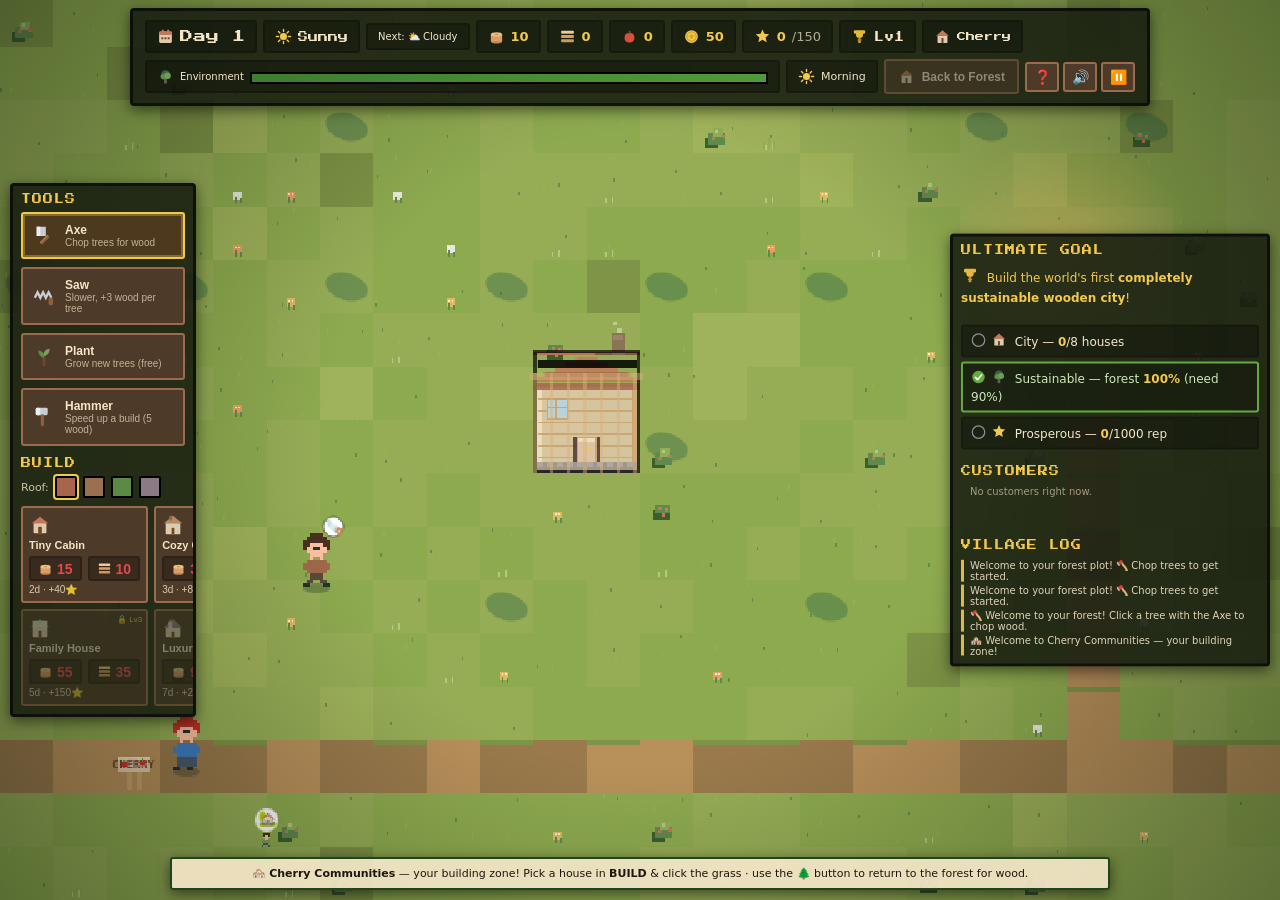
<file: game/tv_shot2.html>
<!DOCTYPE html>
<html lang="en">
<head>
<meta charset="utf-8"/>
<meta name="viewport" content="width=device-width, initial-scale=1"/>
<title>InstaBuilt Village</title>
<link rel="preconnect" href="https://fonts.googleapis.com">
<link rel="preconnect" href="https://fonts.gstatic.com" crossorigin>
<link href="https://fonts.googleapis.com/css2?family=Press+Start+2P&display=swap" rel="stylesheet">
<style>
  :root{
    --wood:#ad7757; --wood-d:#6b4a2b; --cream:#f5e6c8; --ink:#2b2118;
    --panel:#3a2c1e; --panel-l:#4d3a28; --line:#9c6a4c; --gold:#f2c94c; --red:#e5484d; --green:#63ab3f;
  }
  *{box-sizing:border-box;margin:0;padding:0;}
  html,body{height:100%;}
  body{
    background:#2c4433;
    color:var(--cream);
    font-family:'Segoe UI',system-ui,sans-serif;
    display:flex;flex-direction:column;align-items:center;
    user-select:none;-webkit-user-select:none;
    overflow:hidden;
  }
  header.site, .footer-note{display:none;}
  .pixel{font-family:'Press Start 2P','Courier New',monospace;}
  #topHUD{
    position:fixed;top:8px;left:50%;transform:translateX(-50%);z-index:10;
    width:min(97vw,1020px);display:flex;flex-wrap:wrap;gap:6px;align-items:center;
    background:rgba(24,30,17,0.88);border:3px solid rgba(0,0,0,0.6);border-radius:4px;
    padding:9px 12px;font-size:13px;box-shadow:0 4px 14px #0008;
  }
  .hud-item{display:flex;align-items:center;gap:6px;background:#00000044;border:2px solid #00000033;padding:6px 10px;border-radius:3px;}
  .hud-item b{color:var(--gold);}
  .ico{width:17px;height:17px;flex:none;display:inline-block;vertical-align:middle;}
  #hud-env{flex:1;min-width:140px;}
  #envBar{position:relative;width:100%;height:12px;background:#2b2118;border:2px solid #000;margin-top:3px;}
  #envFill{position:absolute;left:0;top:0;bottom:0;width:100%;background:linear-gradient(90deg,#3f7d2f,#4f9a3a);transition:width .4s;}
  #envFill.warn{background:linear-gradient(90deg,#c98a2f,#e5a63a);}
  #envFill.bad{background:linear-gradient(90deg,#b53a2f,#e5484d);}
  #phaseLbl{font-size:11px;}
  #btn-mute,#btn-pause,#btn-help{background:var(--panel-l);border:2px solid var(--line);color:var(--cream);font-size:14px;width:34px;height:30px;cursor:pointer;border-radius:3px;}
  #btn-mute:hover,#btn-pause:hover,#btn-help:hover{filter:brightness(1.2);}
  #btn-cherry{
    display:flex;align-items:center;gap:7px;
    background:var(--panel-l);border:2px solid var(--gold);border-radius:3px;
    color:var(--cream);font-size:12px;font-weight:700;padding:7px 12px;cursor:pointer;
    box-shadow:0 0 8px #f2c94c44;
  }
  #btn-cherry:hover{filter:brightness(1.15);}
  #btn-cherry.locked{border-color:var(--line);box-shadow:none;opacity:.5;cursor:not-allowed;}
  #btn-cherry.locked:hover{filter:none;}
  #btn-cherry.pulse{animation:cherryPulse 1.6s ease-in-out infinite;}
  @keyframes cherryPulse{0%,100%{box-shadow:0 0 4px #f2c94c33;}50%{box-shadow:0 0 14px #f2c94c99;}}
  canvas#gameCanvas{
    position:fixed;inset:0;width:100vw;height:100vh;
    image-rendering:pixelated;image-rendering:crisp-edges;
    cursor:crosshair;background:#2c4433;
  }
  #leftPanel{
    position:fixed;left:10px;top:50%;transform:translateY(-50%);z-index:10;
    width:186px;display:flex;flex-direction:column;gap:8px;
    background:rgba(24,30,17,0.88);border:3px solid rgba(0,0,0,0.6);border-radius:4px;padding:8px;
    box-shadow:0 4px 14px #0008;max-height:calc(100vh - 150px);overflow-y:auto;
  }
  #rightPanel{
    position:fixed;right:10px;top:50%;transform:translateY(-50%);z-index:10;
    width:min(30vw,320px);display:flex;flex-direction:column;gap:10px;
    background:rgba(24,30,17,0.88);border:3px solid rgba(0,0,0,0.6);border-radius:4px;padding:8px;
    box-shadow:0 4px 14px #0008;max-height:calc(100vh - 150px);overflow-y:auto;
  }
  .panel-title{font-family:'Press Start 2P',monospace;font-size:10px;color:var(--gold);letter-spacing:1px;}
  .goal-title{font-size:12px;line-height:1.7;color:var(--gold);margin:2px 0 6px;}
  .goal-trophy{width:18px;height:18px;vertical-align:-3px;margin-right:4px;}
  #goalList{display:flex;flex-direction:column;gap:4px;margin-bottom:6px;}
  .goal-item{background:#00000044;border:2px solid #00000033;border-radius:3px;padding:5px 8px;font-size:12px;line-height:1.5;}
  .goal-item .goal-ok{width:15px;height:15px;vertical-align:-2px;margin-right:5px;}
  .goal-item .goal-ico{width:16px;height:16px;vertical-align:-2px;margin-right:4px;}
  .goal-item.done{border-color:var(--green);color:#cde8b8;}
  .goal-item b{color:var(--gold);}
  .tool-btn{
    display:flex;align-items:center;gap:10px;width:100%;padding:9px 10px;cursor:pointer;
    background:var(--panel-l);border:2px solid var(--line);border-radius:3px;color:var(--cream);
    font-size:13px;text-align:left;
  }
  .tool-btn .t-ico{width:22px;height:22px;flex:none;}
  .tool-btn .t-name{font-size:12px;font-weight:600;display:block;}
  .tool-btn .t-desc{font-size:10px;opacity:.7;display:block;}
  .tool-btn.active{border-color:var(--gold);background:#4d3a1e;box-shadow:0 0 0 2px #f2c94c55 inset;}
  .bp-grid{display:grid;grid-template-columns:1fr 1fr;gap:6px;}
  .bp-btn{
    padding:6px;cursor:pointer;background:var(--panel-l);border:2px solid var(--line);border-radius:3px;
    color:var(--cream);text-align:left;position:relative;
  }
  .bp-btn:hover{border-color:var(--gold);}
  .bp-btn.sel{border-color:var(--gold);background:#4d3a1e;}
  .bp-btn.locked{opacity:.45;cursor:not-allowed;}
  .bp-btn .bp-name{font-size:11px;font-weight:700;display:block;}
  .bp-cost{display:flex;gap:6px;margin:5px 0 3px;align-items:center;}
  .cost-item{display:flex;align-items:center;gap:4px;background:#00000044;border:2px solid #00000033;border-radius:3px;padding:3px 7px;font-size:15px;line-height:1;}
  .cost-item b{color:var(--gold);font-size:14px;}
  .cost-item .cost-ic{width:15px;height:15px;flex:none;}
  .cost-item b.short{color:var(--red);}
  .bp-btn .bp-meta{font-size:10px;opacity:.85;display:block;margin-top:2px;}
  .bp-btn .bp-lock{position:absolute;top:4px;right:4px;font-size:8px;color:var(--gold);}
  .bp-btn .bp-ico{width:22px;height:22px;display:block;margin-bottom:3px;}
  #variantRow{display:flex;align-items:center;gap:6px;font-size:11px;}
  .vchip{width:22px;height:22px;border:2px solid #000;cursor:pointer;border-radius:2px;display:inline-block;}
  .vchip.sel{outline:2px solid var(--gold);}
  #custList{display:flex;flex-direction:column;gap:5px;min-height:44px;}
  .cust{
    display:flex;align-items:center;gap:8px;background:#00000044;border:2px solid #00000033;
    border-radius:3px;padding:6px 8px;font-size:12px;
  }
  .cust .c-ico{width:20px;height:20px;flex:none;}
  .cust .c-want{font-weight:700;}
  .cust .c-wait{color:#ffb3b3;font-size:10px;}
  .cust.leaving{opacity:.5;}
  #msgLog{display:flex;flex-direction:column;gap:3px;max-height:96px;overflow:hidden;}
  .msg{font-size:10px;opacity:.9;border-left:3px solid var(--line);padding-left:6px;}
  .msg.good{border-color:var(--green);}
  .msg.bad{border-color:var(--red);}
  .msg.gold{border-color:var(--gold);}
  #hintBar{
    position:fixed;bottom:10px;left:50%;transform:translateX(-50%);z-index:10;
    width:min(94vw,940px);padding:8px 12px;text-align:center;font-size:11px;
    color:#1d1710;background:rgba(245,230,200,0.92);border:2px solid #1f451c;border-radius:3px;
    box-shadow:0 4px 14px #0008;
  }
  /* overlays */
  .overlay{
    position:fixed;inset:0;background:#000000cc;display:flex;align-items:center;justify-content:center;
    z-index:50;padding:16px;opacity:1;transition:opacity .25s;
  }
  .overlay.hidden{display:none;}
  #ov-menu{background:rgba(15,10,6,0.55);}
  .menu-modal{position:relative;max-width:600px;}
  .menu-house{width:104px;height:104px;object-fit:contain;image-rendering:pixelated;border:3px solid #000;border-radius:4px;margin:0 auto 12px;display:block;box-shadow:0 4px 12px #000;}
  .btn.small{font-size:9px;padding:8px 12px;}
  #demoBar{
    position:fixed;left:50%;bottom:16px;transform:translateX(-50%);z-index:40;
    background:var(--panel);border:3px solid var(--gold);border-radius:4px;
    padding:10px 16px;max-width:660px;width:calc(100% - 32px);text-align:center;
    font-family:'Press Start 2P',monospace;font-size:10px;line-height:1.8;color:var(--cream);
    box-shadow:0 6px 20px #000;
  }
  #demoBar.hidden{display:none;}
  /* CEO dialogue panel — bigger, central, with the CEO portrait */
  #ceoDialog{
    position:fixed;left:50%;bottom:26px;transform:translateX(-50%);z-index:41;
    background:rgba(26,32,18,0.96);border:3px solid var(--gold);border-radius:8px;
    padding:12px 18px;max-width:780px;width:calc(100% - 40px);
    display:flex;align-items:center;gap:14px;
    font-family:'Press Start 2P',monospace;
    box-shadow:0 8px 28px #000;
  }
  #ceoDialog.hidden{display:none;}
  #ceoPortrait{
    width:58px;height:58px;object-fit:contain;flex:none;
    image-rendering:pixelated;image-rendering:crisp-edges;
    border:2px solid var(--gold);border-radius:4px;background:#00000044;
  }
  #ceoBody{flex:1;min-width:0;}
  #ceoName{font-size:10px;color:var(--gold);letter-spacing:1px;margin-bottom:8px;}
  #ceoText{font-size:13px;line-height:2;color:var(--cream);}
  @media (max-width:900px){
    #ceoDialog{bottom:10px;flex-direction:column;text-align:center;padding:10px 12px;}
    #ceoPortrait{width:44px;height:44px;}
    #ceoText{font-size:10px;line-height:1.9;}
  }
  .modal{
    background:rgba(26,32,18,0.95);border:4px solid var(--gold);border-radius:6px;max-width:560px;width:100%;
    padding:22px;text-align:center;box-shadow:0 10px 40px #000;
  }
  .modal h1{font-family:'Press Start 2P',monospace;font-size:18px;color:var(--gold);line-height:1.5;margin-bottom:10px;}
  .modal h2{font-family:'Press Start 2P',monospace;font-size:13px;color:var(--cream);margin:10px 0 6px;}
  .modal p{font-size:13px;line-height:1.55;opacity:.92;margin:6px 0;}
  .modal .row{display:flex;gap:8px;justify-content:center;margin-top:14px;flex-wrap:wrap;}
  .btn{
    font-family:'Press Start 2P',monospace;font-size:11px;padding:10px 16px;cursor:pointer;border-radius:3px;
    border:2px solid #000;color:#1d1710;background:var(--gold);
  }
  .btn:hover{filter:brightness(1.1);}
  .btn.ghost{background:var(--panel-l);color:var(--cream);border-color:var(--line);}
  .btn.green{background:var(--green);color:#fff;}
  .stats{display:flex;gap:14px;justify-content:center;flex-wrap:wrap;margin-top:8px;font-size:12px;}
  .stats .s b{color:var(--gold);}
  #tutModal .tut-step{margin:8px 0;}
  .kbd{background:#000;border:1px solid #666;border-radius:3px;padding:1px 5px;font-family:monospace;font-size:11px;}
  .footer-note{font-size:10px;opacity:.55;padding:4px 0 12px;text-align:center;}
  @media (max-width:900px){
    #leftPanel{left:50%;top:auto;bottom:54px;transform:translateX(-50%);width:min(96vw,560px);flex-direction:row;flex-wrap:wrap;max-height:34vh;}
    #rightPanel{right:8px;top:64px;transform:none;width:min(70vw,300px);max-height:30vh;}
    .tool-btn{width:auto;flex:1;min-width:100px;}
    .modal h1{font-size:14px;}
  }
</style>
</head>
<body>
<svg xmlns="http://www.w3.org/2000/svg" style="display:none" aria-hidden="true">
  <defs>
    <!-- tools -->
    <symbol id="ic-axe" viewBox="0 0 24 24">
      <path d="M4 2h10v10H4z" fill="#c8ced4"/><path d="M4 2h4v10H4z" fill="#e9eef3"/>
      <rect x="11" y="10" width="3.5" height="12" rx="1.2" fill="#8a5f3f" transform="rotate(45 12.75 16)"/>
      <rect x="11" y="10" width="1.2" height="12" fill="#b07f52" transform="rotate(45 12.75 16)"/>
    </symbol>
    <symbol id="ic-saw" viewBox="0 0 24 24">
      <path d="M2 14 L5 8 L8 14 L11 8 L14 14 L17 8 L20 14" fill="none" stroke="#c8ced4" stroke-width="2.6" stroke-linejoin="miter"/>
      <rect x="17" y="14" width="5" height="8" rx="1.5" fill="#8a5f3f"/>
    </symbol>
    <symbol id="ic-plant" viewBox="0 0 24 24">
      <rect x="10.5" y="12" width="3" height="10" rx="1" fill="#6b4a2b"/>
      <path d="M12 13 C8 12 5.5 9 6 5 C10.5 5.5 13 8.5 12 13Z" fill="#5f8a4e"/>
      <path d="M12 11 C16 10 18.5 7 18 3 C13.5 3.5 11 6.5 12 11Z" fill="#7e9f58"/>
    </symbol>
    <symbol id="ic-hammer" viewBox="0 0 24 24">
      <rect x="3" y="2" width="13" height="8" rx="1.5" fill="#c8ced4"/>
      <rect x="3" y="2" width="5" height="8" rx="1.5" fill="#e9eef3"/>
      <rect x="8.5" y="9" width="3.5" height="13" rx="1.5" fill="#8a5f3f"/>
    </symbol>
    <!-- inventory -->
    <symbol id="ic-log" viewBox="0 0 24 24">
      <ellipse cx="12" cy="19" rx="8" ry="3" fill="#b98a4a"/>
      <rect x="4" y="9" width="16" height="10" fill="#dd9b6b"/>
      <ellipse cx="12" cy="9" rx="8" ry="3" fill="#e8c482"/>
      <ellipse cx="12" cy="9" rx="3" ry="1.2" fill="#c99b57"/>
    </symbol>
    <symbol id="ic-planks" viewBox="0 0 24 24">
      <rect x="3" y="4" width="18" height="4" rx="1" fill="#e8c482"/>
      <rect x="3" y="10" width="18" height="4" rx="1" fill="#dd9b6b"/>
      <rect x="3" y="16" width="18" height="4" rx="1" fill="#c99b57"/>
      <rect x="4" y="5" width="16" height="1" fill="#f0dcb0"/>
    </symbol>
    <symbol id="ic-coin" viewBox="0 0 24 24">
      <circle cx="12" cy="12" r="9" fill="#f2c94c"/>
      <circle cx="12" cy="12" r="6.5" fill="none" stroke="#d9a520" stroke-width="2"/>
      <path d="M12 7.5 L13.3 10.3 L16.4 10.7 L14.1 12.9 L14.7 16 L12 14.5 L9.3 16 L9.9 12.9 L7.6 10.7 L10.7 10.3 Z" fill="#d9a520"/>
    </symbol>
    <symbol id="ic-apple" viewBox="0 0 24 24">
      <rect x="11" y="4" width="2.5" height="5" rx="1" fill="#6b4a2b"/>
      <path d="M12 8 C7.5 6 5 9.5 5 14 C5 18 8 20.5 12 20.5 C16 20.5 19 18 19 14 C19 9.5 16.5 6 12 8Z" fill="#d94f3d"/>
      <path d="M11.5 8.5 C13 7 14.5 7.5 15.5 8.5 C14.5 6.5 12.5 6 11.5 8.5Z" fill="#5f8a4e"/>
    </symbol>
    <symbol id="ic-star" viewBox="0 0 24 24">
      <path d="M12 2 L14.7 8.2 L21.4 8.9 L16.4 13.4 L17.8 20 L12 16.6 L6.2 20 L7.6 13.4 L2.6 8.9 L9.3 8.2 Z" fill="#f2c94c"/>
    </symbol>
    <symbol id="ic-trophy" viewBox="0 0 24 24">
      <path d="M7 3 h10 v6 a5 5 0 0 1 -10 0 Z" fill="#e8b83a"/>
      <rect x="4" y="3" width="4" height="5" rx="1.5" fill="#e8b83a"/>
      <rect x="16" y="3" width="4" height="5" rx="1.5" fill="#e8b83a"/>
      <rect x="10.5" y="13" width="3" height="3" fill="#c99b2e"/>
      <rect x="9" y="16" width="6" height="2" rx="1" fill="#c99b2e"/>
      <rect x="10" y="18" width="4" height="3" rx="1" fill="#c99b2e"/>
    </symbol>
    <symbol id="ic-cal" viewBox="0 0 24 24">
      <rect x="3" y="5" width="18" height="16" rx="2" fill="#e1c9ac"/>
      <rect x="3" y="5" width="18" height="5" rx="2" fill="#c37759"/>
      <rect x="7" y="2" width="2.5" height="5" rx="1" fill="#c37759"/>
      <rect x="14.5" y="2" width="2.5" height="5" rx="1" fill="#c37759"/>
      <rect x="6" y="13" width="3" height="3" rx="0.8" fill="#6b4a2b"/>
      <rect x="10.5" y="13" width="3" height="3" rx="0.8" fill="#6b4a2b"/>
      <rect x="15" y="13" width="3" height="3" rx="0.8" fill="#6b4a2b"/>
    </symbol>
    <!-- weather & time -->
    <symbol id="ic-sun" viewBox="0 0 24 24">
      <circle cx="12" cy="12" r="5" fill="#f2c94c"/>
      <g stroke="#f2c94c" stroke-width="2" stroke-linecap="round">
        <path d="M12 2 v3 M12 19 v3 M2 12 h3 M19 12 h3 M4.9 4.9 l2.1 2.1 M17 17 l2.1 2.1 M19.1 4.9 L17 7 M7 17 L4.9 19.1"/>
      </g>
    </symbol>
    <symbol id="ic-cloud" viewBox="0 0 24 24">
      <path d="M6 18 h12 a4 4 0 0 0 0.5 -7.97 A5.5 5.5 0 0 0 7.5 8.6 A4.5 4.5 0 0 0 6 18 Z" fill="#c8ced4"/>
    </symbol>
    <symbol id="ic-rain" viewBox="0 0 24 24">
      <path d="M6 14 h12 a4 4 0 0 0 0.5 -7.97 A5.5 5.5 0 0 0 7.5 5.6 A4.5 4.5 0 0 0 6 14 Z" fill="#c8ced4"/>
      <g stroke="#7fb2e5" stroke-width="2" stroke-linecap="round"><path d="M8 18 l-1.5 3 M13 18 l-1.5 3 M18 18 l-1.5 3"/></g>
    </symbol>
    <symbol id="ic-storm" viewBox="0 0 24 24">
      <path d="M6 13 h12 a4 4 0 0 0 0.5 -7.97 A5.5 5.5 0 0 0 7.5 4.6 A4.5 4.5 0 0 0 6 13 Z" fill="#8b8f98"/>
      <g stroke="#f2c94c" stroke-width="2" stroke-linecap="round" fill="none"><path d="M10 16 l-2 5 M14 16 l-1.5 5 M18 15 l-1 5"/></g>
    </symbol>
    <symbol id="ic-sunset" viewBox="0 0 24 24">
      <path d="M3 17 h18" stroke="#e8873a" stroke-width="2.5" stroke-linecap="round"/>
      <circle cx="12" cy="13" r="4.5" fill="#f2a33c"/>
      <g stroke="#e8873a" stroke-width="1.8" stroke-linecap="round"><path d="M12 4 v2 M5 7 l1.5 1.5 M19 7 L17.5 8.5"/></g>
    </symbol>
    <symbol id="ic-moon" viewBox="0 0 24 24">
      <path d="M15 3 a9 9 0 1 0 6 15 A10 10 0 0 1 15 3 Z" fill="#cfd8e8"/>
    </symbol>
    <!-- world -->
    <symbol id="ic-tree" viewBox="0 0 24 24">
      <rect x="10" y="15" width="4" height="7" rx="1" fill="#675b59"/>
      <circle cx="12" cy="9" r="6" fill="#3d5f4a"/>
      <circle cx="9" cy="12" r="4" fill="#5f8a4e"/>
      <circle cx="15" cy="11" r="4.5" fill="#6e9f51"/>
    </symbol>
    <symbol id="ic-house" viewBox="0 0 24 24">
      <path d="M3 11 L12 3 L21 11 Z" fill="#c37759"/>
      <rect x="5" y="11" width="14" height="10" rx="1" fill="#e1c9ac"/>
      <rect x="10.5" y="14" width="3" height="7" rx="0.8" fill="#6b4a2b"/>
      <rect x="7" y="13" width="2.5" height="2.5" fill="#a8dce8"/>
      <rect x="14.5" y="13" width="2.5" height="2.5" fill="#a8dce8"/>
    </symbol>
    <!-- goals -->
    <symbol id="ic-check" viewBox="0 0 24 24">
      <circle cx="12" cy="12" r="10" fill="#63ab3f"/>
      <path d="M7 12.5 L10.5 16 L17 8.5" fill="none" stroke="#fff" stroke-width="2.6" stroke-linecap="round" stroke-linejoin="round"/>
    </symbol>
    <symbol id="ic-uncheck" viewBox="0 0 24 24">
      <circle cx="12" cy="12" r="10" fill="none" stroke="#8b8f98" stroke-width="2"/>
    </symbol>
    <!-- blueprints -->
    <symbol id="ic-bp-cabin" viewBox="0 0 24 24">
      <path d="M3 10 L12 3 L21 10 Z" fill="#c37759"/>
      <rect x="5" y="10" width="14" height="11" rx="1" fill="#e1c9ac"/>
      <rect x="10" y="14" width="4" height="7" rx="0.8" fill="#6b4a2b"/>
    </symbol>
    <symbol id="ic-bp-cottage" viewBox="0 0 24 24">
      <path d="M2 10 L12 2 L22 10 Z" fill="#b58a5f"/>
      <rect x="4" y="10" width="16" height="12" rx="1" fill="#e1c9ac"/>
      <rect x="8" y="2" width="3" height="5" fill="#8a6a55"/>
      <rect x="10.5" y="15" width="3" height="7" rx="0.8" fill="#6b4a2b"/>
      <rect x="6" y="12.5" width="2.5" height="2.5" fill="#a8dce8"/>
      <rect x="15.5" y="12.5" width="2.5" height="2.5" fill="#a8dce8"/>
    </symbol>
    <symbol id="ic-bp-house" viewBox="0 0 24 24">
      <path d="M2 11 L12 2 L22 11 Z" fill="#6e9f51"/>
      <rect x="4" y="4" width="16" height="8" fill="#e8d5b8"/>
      <rect x="4" y="11" width="16" height="11" rx="1" fill="#e1c9ac"/>
      <rect x="10.5" y="15" width="3" height="7" rx="0.8" fill="#6b4a2b"/>
      <rect x="6" y="13" width="2.5" height="2.5" fill="#a8dce8"/>
      <rect x="15.5" y="13" width="2.5" height="2.5" fill="#a8dce8"/>
      <rect x="10.8" y="5.5" width="2.5" height="2.5" fill="#a8dce8"/>
    </symbol>
    <symbol id="ic-bp-lodge" viewBox="0 0 24 24">
      <path d="M2 12 L12 2 L22 12 Z" fill="#8b7a83"/>
      <rect x="4" y="12" width="16" height="10" rx="1" fill="#e1c9ac"/>
      <rect x="7" y="5" width="4" height="7" fill="#e1c9ac"/>
      <path d="M7 5 L9 2 L11 5 Z" fill="#8b7a83"/>
      <rect x="10.5" y="16" width="3" height="6" rx="0.8" fill="#6b4a2b"/>
      <rect x="6" y="14" width="2.5" height="2.5" fill="#a8dce8"/>
      <rect x="15.5" y="14" width="2.5" height="2.5" fill="#a8dce8"/>
    </symbol>
  </defs>
</svg>
<header class="site">
  <div class="logo pixel">🏡 Insta<span>Built</span></div>
  <a class="back" href="../index.html">← Back to site</a>
</header>

<div id="topHUD">
    <div class="hud-item"><svg class="ico"><use href="#ic-cal"/></svg><span id="hud-day" class="pixel">Day 1</span></div>
    <div class="hud-item"><svg class="ico" id="hud-weather-ico"><use href="#ic-sun"/></svg><span id="hud-weather" class="pixel" style="font-size:10px;">Sunny</span></div>
    <div class="hud-item"><span id="hud-forecast" style="font-size:10px;">Next: —</span></div>
    <div class="hud-item"><svg class="ico"><use href="#ic-log"/></svg><b id="hud-wood">0</b></div>
    <div class="hud-item"><svg class="ico"><use href="#ic-planks"/></svg><b id="hud-planks">0</b></div>
    <div class="hud-item"><svg class="ico"><use href="#ic-apple"/></svg><b id="hud-food">0</b></div>
    <div class="hud-item"><svg class="ico"><use href="#ic-coin"/></svg><b id="hud-coins">0</b></div>
    <div class="hud-item"><svg class="ico"><use href="#ic-star"/></svg><b id="hud-rep">0</b><span style="opacity:.7" id="hud-rep-next"></span></div>
    <div class="hud-item"><svg class="ico"><use href="#ic-trophy"/></svg><span id="hud-level" class="pixel" style="font-size:10px;">Lv1</span></div>
    <div class="hud-item"><svg class="ico" id="hud-zone-ic"><use href="#ic-tree"/></svg><span id="hud-zone" class="pixel" style="font-size:9px;">Forest</span></div>
    <div class="hud-item" id="hud-env"><svg class="ico"><use href="#ic-tree"/></svg><span style="font-size:10px;">Environment</span><div id="envBar"><div id="envFill"></div></div></div>
    <div class="hud-item"><svg class="ico" id="phaseIco"><use href="#ic-sun"/></svg><span id="phaseLbl">Morning</span></div>
    <button id="btn-cherry" class="locked" title="Chop a tree to unlock Cherry Communities">
      <svg class="ico"><use href="#ic-house"/></svg><span id="cherryLbl">Cherry Communities</span>
    </button>
    <div style="margin-left:auto;display:flex;gap:4px;">
      <button id="btn-help" title="How to play">❓</button>
      <button id="btn-mute" title="Sound on/off">🔊</button>
      <button id="btn-pause" title="Pause">⏸️</button>
    </div>
  </div>

  <canvas id="gameCanvas" width="896" height="512"></canvas>

    <div id="leftPanel">
      <div class="panel-title">TOOLS</div>
      <button class="tool-btn active" id="tool-axe" data-tool="axe">
        <svg class="t-ico"><use href="#ic-axe"/></svg><span><span class="t-name">Axe</span><span class="t-desc">Chop trees for wood</span></span>
      </button>
      <button class="tool-btn" id="tool-saw" data-tool="saw">
        <svg class="t-ico"><use href="#ic-saw"/></svg><span><span class="t-name">Saw</span><span class="t-desc">Slower, +3 wood per tree</span></span>
      </button>
      <button class="tool-btn" id="tool-plant" data-tool="plant">
        <svg class="t-ico"><use href="#ic-plant"/></svg><span><span class="t-name">Plant</span><span class="t-desc">Grow new trees (free)</span></span>
      </button>
      <button class="tool-btn" id="tool-hammer" data-tool="hammer">
        <svg class="t-ico"><use href="#ic-hammer"/></svg><span><span class="t-name">Hammer</span><span class="t-desc">Speed up a build (5 wood)</span></span>
      </button>
      <div class="panel-title" style="margin-top:4px;">BUILD</div>
      <div id="buildLockNote" style="display:none;font-size:10px;opacity:.9;line-height:1.5;padding:4px 2px;">🔒 Houses are only built in <b>Cherry Communities</b> — press the 🏘️ travel button in the top bar!</div>
      <div id="variantRow"><span style="opacity:.8">Roof:</span></div>
      <div class="bp-grid" id="bpGrid"></div>
    </div>
    <div id="rightPanel">
      <div class="panel-title">ULTIMATE GOAL</div>
      <div class="goal-title"><svg class="goal-trophy"><use href="#ic-trophy"/></svg> Build the world's first <b>completely sustainable wooden city</b>!</div>
      <div id="goalList"></div>
      <div class="panel-title">CUSTOMERS</div>
      <div id="custList"><div class="msg" style="border-color:transparent;opacity:.6">Waiting for the first customer…</div></div>
      <div class="panel-title">VILLAGE LOG</div>
      <div id="msgLog"></div>
    </div>
<div id="hintBar">🧭 Click a spot or use <b>WASD / arrows</b> to walk · 🪓 chop trees → <b>wood</b> · 🪚 saw logs → <b>planks</b> · 🌱 plant · 🏠 pick a house in BUILD &amp; click grass</div>

<!-- Menu overlay -->
<div class="overlay" id="ov-menu">
  <div class="modal menu-modal">
    <img class="menu-house" src="../background/ZTF_AE.gif" alt="A wooden house"/>
    <h1>🌲 INSTABUILT<br/>VILLAGE</h1>
    <p>Turn a small forest plot into a thriving wooden village.<br/>Harvest <b>sustainably</b>, build beautiful houses, and keep your customers &amp; the environment happy.</p>
    <p style="margin-top:10px;color:var(--gold);font-size:11px;">🏆 Ultimate goal: build the world's first <b>completely sustainable wooden city</b>!</p>
    <div class="row">
      <button class="btn" id="btn-start">▶ START</button>
      <button class="btn ghost" id="btn-continue" style="display:none">Continue</button>
    </div>
    <div class="row">
      <button class="btn ghost small" id="btn-watch-demo">🎬 Watch Intro</button>
      <button class="btn ghost small" id="btn-howto">❓ How to Play</button>
    </div>
    <p style="font-size:11px;opacity:.65;margin-top:12px">🎮 Click to walk · <span class="kbd">WASD</span>/<span class="kbd">↑←↓→</span> move · <span class="kbd">1</span>🪓 <span class="kbd">2</span>🪚 <span class="kbd">3</span>🌱 <span class="kbd">4</span>🔨 · <span class="kbd">Esc</span> deselect</p>
  </div>
</div>

<!-- Pause overlay -->
<div class="overlay hidden" id="ov-pause">
  <div class="modal">
    <h1>⏸ PAUSED</h1>
    <div class="row">
      <button class="btn" id="btn-resume">Resume</button>
      <button class="btn ghost" id="btn-restart">New Game</button>
      <button class="btn ghost" id="btn-menu">Main Menu</button>
    </div>
    <div class="row">
      <a class="btn ghost small" href="../index.html">← Back to site</a>
    </div>
  </div>
</div>

<!-- Win overlay -->
<div class="overlay hidden" id="ov-win">
  <div class="modal">
    <img class="menu-house" src="../asset.png" alt="CEO"/>
    <h1>🏆 SUSTAINABLE WOODEN CITY!</h1>
    <p>The world's first <b>completely sustainable wooden city</b> — built with wood that gives back to the forest. The CEO couldn't be prouder: "This is what we came here to build!"</p>
    <div class="stats" id="winStats"></div>
    <div class="row">
      <button class="btn green" id="btn-keep">Keep Playing</button>
      <button class="btn ghost" id="btn-again">New Game</button>
    </div>
  </div>
</div>

<!-- Help overlay -->
<div class="overlay hidden" id="ov-help">
  <div class="modal">
    <h2>HOW TO PLAY</h2>
    <p>🧭 <b>Walk around</b> — click a spot on the forest, or use <b>WASD / arrow keys</b>. You start at the campfire in your clearing, surrounded by trees.</p>
    <p>🪓 <b>Axe</b> — click a tree: you walk over and chop it for <b>wood</b>.</p>
    <p>🪚 <b>Saw</b> — click a tree: you saw the log into <b>planks</b> over ~2s. Houses need <b>wood + planks</b>.</p>
    <p>🌳 <b>Tree types</b> — 🌳 <b>Oak</b> = strong wood (6–8) · 🌲 <b>Pine</b> = cheap wood, regrows fast (3–5) · 🍁 <b>Maple</b> = decorative, sells for coins (4–6) · 🌲 <b>Ancient</b> = extremely valuable (15–20) · 🌱 <b>Young</b> = plant it, it grows into an oak. Hover a tree to see its type!</p>
    <p>🌱 <b>Plant</b> — click grass to plant a free young tree. It grows into an oak in ~8 days (rain speeds it up).</p>
    <p>🔨 <b>Hammer</b> — click a house under construction to boost it +20% for 5 wood (once per house per day).</p>
    <p>🏘️ <b>Cherry Communities</b> — chop your first tree and the <b>🏘️ travel button</b> unlocks. It takes you to an open meadow with the same graphics — <b>houses can only be built there</b>. Travel back to the forest to chop more wood.</p>
    <p>👷 <b>Your crew</b> — 🪚 the <b>Carpenter</b> walks the village and speeds up house builds, 🌳 the <b>Forester</b> plants trees across the forest, 🧑‍🌾 the <b>Farmer</b> grows crops that are sold for coins every morning. Watch them work — they talk to each other and to you!</p>
    <p>🏠 <b>Build</b> — in Cherry Communities pick a blueprint, choose a roof color, click grass to place. Builders work automatically; weather &amp; night affect speed.</p>
    <p>🧑 <b>Customers</b> — they want specific houses. Complete them before they leave to earn coins &amp; reputation.</p>
    <p>🏆 <b>The ultimate goal</b> — build the world's first <b>completely sustainable wooden city</b>: <b>8 houses</b> built, <b>1000 reputation</b>, and the <b>forest above 90%</b>. Keep the forest healthy while the city grows — that's the InstaBuilt way!</p>
    <p>🌲 <b>Environment</b> — keep forest coverage above 70% for a green bonus. Below 30% and customers stop coming.</p>
    <p>⛈️ <b>Weather</b> — rain grows trees faster, storms halt building and can damage work in progress.</p>
    <div class="row"><button class="btn" id="btn-close-help">Got it</button></div>
  </div>
</div>

<!-- Demo caption bar -->
<div id="demoBar" class="hidden"><span id="demoText"></span></div>

<!-- CEO dialogue panel (Watch Intro) -->
<div id="ceoDialog" class="hidden">
  <img id="ceoPortrait" src="../asset.png" alt="CEO"/>
  <div id="ceoBody">
    <div id="ceoName">👔 CEO · Woodland Empire</div>
    <div id="ceoText"></div>
  </div>
</div>

<div class="footer-note">InstaBuilt Village — a tiny sustainable village builder. Progress autosaves.</div>
<div id="errStrip" style="display:none;position:fixed;top:0;left:0;right:0;z-index:999;background:#c33;color:#fff;font:12px monospace;padding:6px 10px;"></div>

<script>
'use strict';
/* show any runtime error visibly instead of failing silently */
window.addEventListener('error', function(e){
  const el = document.getElementById('errStrip');
  if(el){ el.style.display='block'; el.textContent = '⚠️ ' + (e.message || 'Script error'); }
});
/* ============================================================
   InstaBuilt Village  (single-file pixel village builder)
   ============================================================ */

/* ---------- config ---------- */
const TILE = 32;
const COLS = 40, ROWS = 24;   // the world: a big woodland
const W = COLS * TILE, H = ROWS * TILE;
let VW = 896, VH = 512;       // view size (internal px) — adapts to the window
let cam = {x:0, y:0};         // camera offset into the world
const PHASE_SECONDS = 12;   // 4 phases -> 48s per day
const SAVE_KEY = 'instabuilt-timber-v1';

const C = {
  grassA:'#8eaa4f', grassB:'#96ad56', grassDark:'#336748',
  dirt:'#c9a06a', path:'#b8905a', pathEdge:'#9a7a4c',
  trunk:'#675b59', bark:'#5a4a48', canopyA:'#6e9f51', canopyB:'#8fae57', canopyC:'#3d5f4a',
  canopyRedA:'#a04e38', canopyRedB:'#c37759', canopyRedC:'#6b3a2c',
  wood:'#e1c9ac', woodD:'#c9a06a', woodL:'#f0e2c4',
  water:'#3976a7', waterD:'#2f5f8f',
  scaffold:'#d8b07a',
  skin:'#ffc2a1', hair:'#4a3020', pants:'#4a5a6a',
  white:'#e7e7dd', black:'#243231', gold:'#f2c94c', red:'#e5484d',
};

const ROOFS = [
  {id:'red',  name:'Terracotta', top:'#c37759', side:'#a9654c', dark:'#7d4a38'},
  {id:'brown',name:'Brown',      top:'#b58a5f', side:'#9a7050', dark:'#6f5138'},
  {id:'green',name:'Sage',       top:'#6e9f51', side:'#5a8a44', dark:'#3d5f2e'},
  {id:'gray', name:'Stone',      top:'#a1948f', side:'#8b7a83', dark:'#5e5455'},
];

const BLUEPRINTS = [
  {id:'cabin',   name:'Tiny Cabin',    wood:15, planks:10, days:2, w:2, h:2, rep:40,  coins:35,  unlockLv:1, ico:'🛖'},
  {id:'cottage', name:'Cozy Cottage',  wood:30, planks:20, days:3, w:3, h:2, rep:80,  coins:65,  unlockLv:1, ico:'🏡'},
  {id:'house',   name:'Family House',  wood:55, planks:35, days:5, w:3, h:3, rep:150, coins:120, unlockLv:3, ico:'🏠'},
  {id:'lodge',   name:'Luxury Lodge',  wood:90, planks:60, days:7, w:4, h:3, rep:260, coins:200, unlockLv:5, ico:'🏰'},
];
const LVL_REP = [0, 150, 350, 650, 1000]; // level 1..5
const PHASES = [
  {name:'Morning', ico:'🌅', mult:1.1},
  {name:'Noon',    ico:'☀️', mult:1.2},
  {name:'Evening', ico:'🌇', mult:1.0},
  {name:'Night',   ico:'🌙', mult:0.6},
];
const WEATHERS = {
  sunny:  {name:'Sunny',  ico:'☀️', build:1.30, growth:1.0},
  cloudy: {name:'Cloudy', ico:'⛅', build:1.00, growth:1.25},
  rain:   {name:'Rain',   ico:'🌧️', build:0.75, growth:2.0},
  storm:  {name:'Storm',  ico:'⛈️', build:0.00, growth:0.5},
};
const WEATHER_ROLL = [ ['sunny',0.32], ['cloudy',0.30], ['rain',0.26], ['storm',0.12] ];

/* ---------- tiny sprites (chars: s=skin t=shirt p=pants h=hair) ---------- */
const SPR_PERSON = {
  idle:['..hhhh..','..hssh..','..ssss..','...ss...','.ttttt..','.ttttt..','..ppp...','.p...p..'],
  walk:['..hhhh..','..hssh..','..ssss..','...ss...','.ttttt..','.ttttt..','..p.p...','..p.p...'],
};
const SPR_SAPLING = [
  '...gg...','..gggg..','..gggg..','...gg...','...tt...','...tt...','...tt...','...tt...'
];
const SPR_STUMP = [
  '........','........','.tttttt.','tttttttt','.tttttt.','...tt...','...tt...','........'
];
/* the player: a 12x16 pixel character, drawn at 2x (fills a tile) */
/* chars: h=cap/hair, s=skin, e=eye, t=shirt, p=pants, b=boots */
const SPR_PLAYER = {
  idle:[
    '....hhhh....','...hhhhhh...','..hhhhhhhh..','..hhsssshh..','..hsseessh..',
    '...ssssss...','....ssss....','....s..s....','...tttttt...','..tttttttt..',
    '..tttttttt..','...tttttt...','...pppppp...','...pppppp...','...pppppp...','..bb..bb....'
  ],
  walkA:[
    '....hhhh....','...hhhhhh...','..hhhhhhhh..','..hhsssshh..','..hsseessh..',
    '...ssssss...','....ssss....','....s..s....','...tttttt...','..tttttttt..',
    '..tttttttt..','...tttttt...','...pp..pp...','...pp..pp...','...pp..pp...','..bb....bb..'
  ],
  walkB:[
    '....hhhh....','...hhhhhh...','..hhhhhhhh..','..hhsssshh..','..hsseessh..',
    '...ssssss...','....ssss....','....s..s....','...tttttt...','..tttttttt..',
    '..tttttttt..','...tttttt...','....pppp....','....pppp....','...pp..pp...','..bb....bb..'
  ]
};
const SHIRTS = ['#d95d39','#3f7dbf','#8fbf3f','#b85cd9','#e8b83a','#4fbfa5'];

/* ---------- state ---------- */
let S = null;
let tool = 'axe';
let selBP = null;          // selected blueprint id or null
let roofIdx = 0;
let paused = false, muted = false, winShown = false;
let particles = [], floaties = [], msgQueue = [];
let hover = null;          // {tx,ty}
let lastT = 0, acc = 0, saveTimer = 0;
let shake = 0;             // screen shake (storm)
let flash = 0;             // white flash on zone travel
let playerLevel = 1;

const canvas = document.getElementById('gameCanvas');
const ctx = canvas.getContext('2d');
ctx.imageSmoothingEnabled = false;

/* ---------- grid helpers ---------- */
function inBounds(x,y){ return x>=0 && y>=0 && x<COLS && y<ROWS; }
function tile(x,y){ return inBounds(x,y) ? S.grid[y*COLS+x] : null; }
function setTile(x,y,t,extra){ const c=tile(x,y); if(c){ c.t=t; Object.assign(c, extra||{}); } }
function isGrass(x,y){ const c=tile(x,y); return c && c.t==='grass'; }
function isBuildable(x,y){ return isGrass(x,y); }
function rnd01(seed){ let s = (seed*9301+49297)%233280; return s/233280; }
function hash2(x,y){ return (x*374761393 + y*668265263) ^ 0xDEADBEEF; }
function rnd2(x,y){ const h = hash2(x,y)>>>0; return (h%1000)/1000; }
function smoothNoise(x,y){
  return (rnd2(x,y) + rnd2(x-1,y) + rnd2(x+1,y) + rnd2(x,y-1) + rnd2(x,y+1))/5;
}

/* ---------- new game / save ---------- */
function newGame(){
  S = {
    day:1, phase:0, phaseT:0,
    wood:25, planks:10, coins:50, rep:0,
    weather:'sunny', nextWeather:'cloudy',
    grid:[], zone:'forest', treesCut:0, zones:null, food:0, npcs:null,
    houses:[], customers:[], custId:1,
    msgs:[], forestStart:0, daysSinceCust:0, stormMsgShown:false,
    unlocked:[1], boostUsed:0, sawing:null, spawn:null, spawnHintT:8,
  };
  genMap();
  S.zones = { forest:{grid:S.grid, player:null}, cherry:{grid:genCherryMap(), player:null} };
  S.grid = S.zones.forest.grid;
  S.npcs = spawnNPCs();
  S.forestStart = countForest();
  S.player = {x:S.spawn.x+0.5, y:S.spawn.y+2, target:null, anim:0};
  S.pending = null;
  cam.x = Math.max(0, Math.min(W-VW, S.spawn.x*TILE - VW/2));
  cam.y = Math.max(0, Math.min(H-VH, S.spawn.y*TILE - VH/2));
  selBP = null; tool='axe';
  particles=[]; floaties=[]; winShown=false; playerLevel=1;
  pushMsg('Welcome to your forest plot! 🪓 Chop trees to get started.', 'gold');
  refreshBuildMenu(); refreshCustPanel(); updateHUD(); updateHint();
}

function genMap(){
  S.grid = [];
  // every tile starts as grass; trees get a size 1..3 for visual variety
  for(let y=0;y<ROWS;y++){
    for(let x=0;x<COLS;x++){
      const sz = 1 + (rnd2(x*5+2, y*3+1) < 0.5 ? 1 : 0) + (rnd2(x*7+9, y*5+4) < 0.3 ? 1 : 0);
      S.grid.push({t:'grass', grow:0, regrow:0, occupied:false, detail:null, sz});
    }
  }
  const GLADES = [
    {x:18,y:10,w:5,h:5},  // main building plot (spawn)
    {x:5,y:13,w:4,h:3},   // west glade
    {x:30,y:4,w:4,h:3},   // north-east glade
    {x:31,y:20,w:4,h:3},  // south-east glade
    {x:5,y:18,w:3,h:3}    // south-west glade
  ];
  const inGlade = (x,y)=> GLADES.some(g=> x>=g.x && x<g.x+g.w && y>=g.y && y<g.y+g.h);
  // --- 1. waterfall + pool in the top-left corner forest (reference art) ---
  for(let y=0;y<ROWS;y++) for(let x=0;x<COLS;x++){
    const dx=x-2.5, dy=y-3.4;
    if(dx*dx+dy*dy < 5.0){ const c=tile(x,y); if(c) c.t='water'; }
  }
  // the waterfall stream pours from the top edge into the pool
  for(let y=0;y<3;y++){ for(let x=1;x<4;x++){ const c=tile(x,y); if(c) c.t='water'; } }
  // --- 2. a winding river, flowing from the top edge to the bottom edge ---
  for(let y=0;y<ROWS;y++){
    const xc = 19 + Math.sin(y*0.38+1.2)*6 + Math.sin(y*0.13+2.7)*4 + (rnd2(7,y)-0.5)*3;
    const hw = rnd2(3,y) < 0.35 ? 1.5 : 1.0;
    for(let x=Math.max(0,Math.round(xc-hw)); x<=Math.min(COLS-1,Math.round(xc+hw)); x++){
      const c=tile(x,y); if(c) c.t='water';
    }
  }
  // --- 3. dense forests; each corner has its own character ---
  const pick = (r, mix)=>{ let acc=0; for(const m of mix){ acc+=m[1]; if(r<acc) return m[0]; } return mix[mix.length-1][0]; };
  const MIX = {
    // ancient trees (treeBig) are rarer — they are extremely valuable
    tl:[['tree',0.53],['treePine',0.15],['treeBig',0.12],['treeRed',0.14],['treeDead',0.06]],
    tr:[['tree',0.36],['treePine',0.49],['treeBig',0.05],['treeRed',0.05],['treeDead',0.05]],
    bl:[['tree',0.44],['treePine',0.10],['treeBig',0.07],['treeRed',0.33],['treeDead',0.06]],
    br:[['tree',0.56],['treePine',0.09],['treeBig',0.24],['treeRed',0.05],['treeDead',0.06]],
    mid:[['tree',0.46],['treePine',0.26],['treeBig',0.10],['treeRed',0.13],['treeDead',0.05]]
  };
  for(let y=0;y<ROWS;y++){
    for(let x=0;x<COLS;x++){
      const c = tile(x,y);
      if(!c || c.t!=='grass') continue;
      const r = rnd2(x,y);
      const inTL = x<=9 && y<=7, inTR = x>=30 && y<=7, inBL = x<=9 && y>=16, inBR = x>=30 && y>=16;
      const border = (y<2 || y>=ROWS-2 || x<2 || x>=COLS-2); // thick tree ring around the map
      if(inTL && r<0.88) c.t = pick(rnd2(x*3+1,y*7+2), MIX.tl);
      else if(inTR && r<0.88) c.t = pick(rnd2(x*3+1,y*7+2), MIX.tr);
      else if(inBL && r<0.86) c.t = pick(rnd2(x*3+1,y*7+2), MIX.bl);
      else if(inBR && r<0.86) c.t = pick(rnd2(x*3+1,y*7+2), MIX.br);
      else {
        const n = Math.sin(x*0.5)*0.5 + Math.sin(y*0.6+1.7)*0.5;
        const jitter = (rnd2(x,y)-0.5)*0.6;
        if(border || n+jitter > -0.15) c.t = pick(rnd2(x*3+1,y*7+2), MIX.mid);
      }
    }
  }
  // --- 4. open clearings where wooden houses can be built ---
  for(const g of GLADES){
    for(let y=g.y;y<g.y+g.h;y++) for(let x=g.x;x<g.x+g.w;x++){
      const c = tile(x,y);
      if(c && c.t!=='water'){ c.t='grass'; c.occupied=false; c.detail=null; c.regrow=0; }
    }
  }
  // --- 5. dirt paths connecting the clearings; where a road meets the river it becomes a log bridge ---
  const cx=20, cy=12;
  const roads = [
    [{x:cx,y:cy+1},{x:cx,y:21},{x:cx,y:22}],   // main trail south, plank bridge to the bottom road
    [{x:cx+2,y:cy},{x:25,y:12},{x:27,y:13},{x:30,y:17},{x:31,y:18},{x:32,y:18},{x:33,y:19},{x:33,y:20},{x:33,y:21}], // east road (crosses the river bend)
    [{x:24,y:12},{x:26,y:9},{x:28,y:6},{x:30,y:5},{x:31,y:5}], // north-east road (bridge at the bend)
    [{x:cx-2,y:cy},{x:15,y:12},{x:12,y:13},{x:9,y:13},{x:7,y:14},{x:6,y:14}], // west road
    [{x:cx,y:16},{x:17,y:17},{x:13,y:18},{x:9,y:19},{x:7,y:19},{x:6,y:19},{x:6,y:22}], // south-west road
    [{x:0,y:23},{x:14,y:23},{x:16,y:23},{x:17,y:23},{x:22,y:23},{x:39,y:23}] // bottom road (bridge at the river mouth)
  ];
  const carve = (a,b)=>{
    const steps = Math.max(Math.abs(b.x-a.x), Math.abs(b.y-a.y)) || 1;
    for(let i=0;i<=steps;i++){
      const t = i/steps;
      const px = Math.round(a.x+(b.x-a.x)*t), py = Math.round(a.y+(b.y-a.y)*t);
      const inPlot = px>=17 && px<=23 && py>=9 && py<=15; // the fenced base plot (incl. ring)
      // always pave the straight tile, so a road is a clean connected line
      const c = tile(px,py);
      if(c && !(Math.abs(px-cx)<=1 && Math.abs(py-cy)<=1)){
        if(c.t==='water'){ c.t='path'; c.detail='bridge'; c.occupied=false; }
        else if(c.t==='grass'||isMatureTree(c)||c.t==='sapling'||c.t==='stump'){ c.t='path'; c.detail=null; c.occupied=false; c.regrow=0; }
      }
      // weave: occasionally add a neighbouring tile for an organic, worn-in feel
      if(c && c.t!=='water' && !inPlot){
        const jx = Math.round((rnd2(px*13+5,py*17+9)-0.5)*2);
        const jy = Math.round((rnd2(px*19+3,py*11+7)-0.5)*2);
        const jc = tile(px+jx,py+jy);
        if(jc && jc.t!=='water' && jc.t!=='path' && !(Math.abs(px+jx-cx)<=1 && Math.abs(py+jy-cy)<=1)){
          if(jc.t==='grass'||isMatureTree(jc)||jc.t==='sapling'||jc.t==='stump'){ jc.t='path'; jc.detail=null; jc.occupied=false; jc.regrow=0; }
        }
      }
    }
  };
  for(const road of roads) for(let i=0;i<road.length-1;i++) carve(road[i], road[i+1]);
  // --- 6. frame the main plot: fence ring, wood pile, campfire ---
  for(let y=cy-3;y<=cy+3;y++) for(let x=cx-3;x<=cx+3;x++){
    if(Math.abs(x-cx)===3 || Math.abs(y-cy)===3){
      const c = tile(x,y);
      if(c && c.t==='grass') c.detail='fence';
    }
  }
  const wp = tile(cx+2, cy+2);
  if(wp && wp.t==='grass') wp.detail='woodpile';
  const camp = tile(cx, cy);
  if(camp && camp.t==='grass') camp.detail='campfire';
  // --- 7. forest-floor decoration: logs & mushrooms in the deep woods, flowers & berries in the glades ---
  for(let y=0;y<ROWS;y++){
    for(let x=0;x<COLS;x++){
      const c = tile(x,y);
      if(!c || c.t!=='grass' || c.detail || c.occupied || inGlade(x,y)) continue;
      if(Math.abs(x-cx)<=1 && Math.abs(y-cy)<=1) continue; // keep the spawn spot clean
      const d = rnd2(x*11+5, y*13+8);
      const deep = (x<=9&&y<=7)||(x>=30&&y<=7)||(x<=9&&y>=16)||(x>=30&&y>=16);
      if(deep){
        if(d<0.10) c.detail='log';
        else if(d<0.18) c.detail='mush';
        else if(d<0.24) c.detail='tuft';
        else if(d<0.30) c.detail='fern';
        else if(d<0.34) c.detail='rock';
        else if(d<0.37) c.detail='berries';
      } else {
        if(d<0.06) c.detail='flower';
        else if(d<0.11) c.detail='tuft';
        else if(d<0.15) c.detail='bush';
        else if(d<0.19) c.detail='fern';
        else if(d<0.22) c.detail='rock';
        else if(d<0.24) c.detail='berries';
      }
    }
  }
  S.spawn = {x:cx, y:cy};
}
function genCherryMap(){
  // Cherry Communities: an open, empty meadow with the SAME graphics as the
  // forest — just grass, a dirt road in from the south gate, and a few flowers.
  const grid = [];
  for(let y=0;y<ROWS;y++){
    for(let x=0;x<COLS;x++){
      grid.push({t:'grass', grow:0, regrow:0, occupied:false, detail:null, sz:1});
    }
  }
  const at = (x,y)=> grid[y*COLS+x];
  // entry road along the bottom edge + a short connector up into the meadow
  for(let x=0;x<COLS;x++){ const c=at(x,21); c.t='path'; }
  for(let y=15;y<=21;y++){ const c=at(20,y); c.t='path'; }
  // village signpost at the entrance
  const sign = at(2,21); sign.detail='sign';
  // sparse meadow decoration so it matches the forest art style (but stays open)
  for(let y=0;y<ROWS;y++){
    for(let x=0;x<COLS;x++){
      const c = at(x,y);
      if(c.t!=='grass' || c.detail) continue;
      const d = rnd2(x*17+3, y*19+11);
      if(d<0.05) c.detail='flower';
      else if(d<0.09) c.detail='tuft';
      else if(d<0.12) c.detail='bush';
      else if(d<0.15) c.detail='berries';
    }
  }
  return grid;
}
function isMatureTree(cell){
  return !!cell && (cell.t==='tree'||cell.t==='treeBig'||cell.t==='treePine'||cell.t==='treeRed'||cell.t==='treeDead');
}
const TREE_INFO = {
  tree:     {name:'Oak',      ico:'🌳', tag:'strong wood',        min:6,  max:8},
  treePine: {name:'Pine',     ico:'🌲', tag:'cheap wood',         min:3,  max:5},
  treeRed:  {name:'Maple',    ico:'🍁', tag:'decorative wood',    min:4,  max:6},
  treeBig:  {name:'Ancient',  ico:'🌲', tag:'extremely valuable', min:15, max:20},
  treeDead: {name:'Dead tree',ico:'🪵', tag:'dry wood',           min:4,  max:5},
};
function treeArticle(name){ return /^[AEIOU]/.test(name) ? 'an' : 'a'; }
function treeYield(cell, x, y){
  const info = TREE_INFO[cell.t];
  if(!info) return 5 + Math.floor(rnd2(x*3+1, y*7+2)*3);
  const r = Math.floor(rnd2(x*3+1, y*7+2) * (info.max - info.min + 1));
  return info.min + r;
}
function countForest(){
  const fg = (S.zones && S.zones.forest) ? S.zones.forest.grid : S.grid;
  let c=0;
  for(const cell of fg){ if(isMatureTree(cell)) c++; else if(cell.t==='sapling') c+=0.5; }
  return c;
}
function envPercent(){
  if(!S || !S.forestStart) return 100;
  return Math.max(0, Math.min(100, countForest()/S.forestStart*100));
}

function saveGame(){
  try{
    if(S.zones && S.player){ S.zones[S.zone].player = {x:S.player.x, y:S.player.y, facing:S.player.facing||1}; }
    const d = {day:S.day, phase:S.phase, wood:S.wood, planks:S.planks, coins:S.coins, rep:S.rep,
      weather:S.weather, nextWeather:S.nextWeather, grid:S.grid, houses:S.houses,
      customers:S.customers, custId:S.custId, forestStart:S.forestStart,
      daysSinceCust:S.daysSinceCust, unlocked:S.unlocked, msgs:S.msgs.slice(0,6),
      zone:S.zone, zones:S.zones, treesCut:S.treesCut||0, won: !!winShown};
    localStorage.setItem(SAVE_KEY, JSON.stringify(d));
  }catch(e){ /* ignore */ }
}
function loadSave(){
  try{
    const raw = localStorage.getItem(SAVE_KEY);
    if(!raw) return false;
    const d = JSON.parse(raw);
    if(!d || !d.grid || d.grid.length!==COLS*ROWS) return false;
    const zones = (d.zones && d.zones.forest && d.zones.cherry && d.zones.forest.grid.length===COLS*ROWS && d.zones.cherry.grid.length===COLS*ROWS)
      ? d.zones
      : { forest:{grid:d.grid, player:d.player||null}, cherry:{grid:genCherryMap(), player:null} };
    const zone = d.zone==='cherry' ? 'cherry' : 'forest';
    S = {day:d.day, phase:d.phase||0, phaseT:0, wood:d.wood, planks:(typeof d.planks==='number'?d.planks:10), coins:d.coins, rep:d.rep,
      weather:d.weather||'sunny', nextWeather:d.nextWeather||'cloudy', grid:zones[zone].grid,
      zone, zones, treesCut:d.treesCut||0, food:d.food||0, npcs:d.npcs||null,
      houses:d.houses||[], customers:d.customers||[], custId:d.custId||1,
      msgs:d.msgs||[], forestStart:d.forestStart||countForestFromGrid(zones.forest.grid),
      daysSinceCust:d.daysSinceCust||0, unlocked:d.unlocked||[1], stormMsgShown:false, boostUsed:0};
    playerLevel = levelFromRep();
    winShown = !!d.won;
    S.spawn = {x:Math.floor(COLS/2), y:Math.floor(ROWS/2)};
    S.player = d.player || {x:S.spawn.x+0.5, y:S.spawn.y+2, target:null, anim:0};
    S.pending = null;
    S.sawing = null;
    S.spawnHintT = 0;
    if(!S.npcs || !S.npcs.length) S.npcs = spawnNPCs();
    return true;
  }catch(e){ return false; }
}
function countForestFromGrid(g){ let c=0; for(const cell of g){ if(cell.t==='tree'||cell.t==='treeBig'||cell.t==='treePine'||cell.t==='treeRed'||cell.t==='treeDead')c++; else if(cell.t==='sapling')c+=0.5; } return c; }
function hasSave(){ try{ return !!localStorage.getItem(SAVE_KEY); }catch(e){ return false; } }

/* ---------- economy ---------- */
function levelFromRep(){ let lv=1; for(let i=0;i<LVL_REP.length;i++){ if(S.rep>=LVL_REP[i]) lv=i+1; } return lv; }
function repToNext(){ for(let i=0;i<LVL_REP.length;i++){ if(S.rep<LVL_REP[i]) return LVL_REP[i]-S.rep; } return 0; }
function envBonus(){
  const e = envPercent();
  return e>=70 ? 1.2 : e<30 ? 0.7 : 1;
}
function maxCustomers(){ return playerLevel>=2 ? 3 : 2; }

function gainRep(n){
  const before = playerLevel;
  S.rep += Math.round(n);
  playerLevel = levelFromRep();
  if(playerLevel>before){
    pushMsg('🌟 Village level '+playerLevel+'! New houses unlocked!'+(playerLevel>=5?' — your village thrives! Now finish the ultimate goal: a sustainable wooden city! 🏆':''), 'gold');
    if(playerLevel===5){ S.coins += 100; }
    else if(playerLevel===3){ S.coins += 50; }
    refreshBuildMenu();
  }
}
function gainCoins(n){
  const b = Math.round(n*envBonus());
  S.coins += b;
  addFloat(VW/2, 40, '+'+b+' 🪙', C.gold);
}

/* ---------- actions ---------- */
function chopTree(x,y){
  const cell = tile(x,y);
  if(!cell || !isMatureTree(cell)) return;
  const info = TREE_INFO[cell.t];
  const t0 = cell.t;                       // capture BEFORE setTile mutates the cell
  const w = treeYield(cell, x, y);
  S.wood += w;
  S.treesCut = (S.treesCut||0) + 1;
  const regrow = (t0==='treePine') ? 3 : 5;   // pine regrows fast
  setTile(x,y,'stump',{regrow, detail:null});
  cell.occupied=false;
  addFloat(x*TILE+TILE/2, y*TILE+6, '+'+w+' 🪵'+(info?' '+info.ico:''), C.woodL);
  if(t0==='treeRed'){                          // maple is decorative & prized
    S.coins += 2;
    addFloat(x*TILE+TILE/2, y*TILE-6, '+2 🪙', C.gold);
  }
  for(let i=0;i<8;i++){
    particles.push({x:x*TILE+16, y:y*TILE+16, vx:(Math.random()-0.5)*60, vy:-20-Math.random()*50,
      life:0.6+Math.random()*0.4, maxLife:1, size:3, color:Math.random()<0.5?C.woodL:C.woodD, kind:'chip'});
  }
  sfx('chop');
  let msg = 'Chopped '+treeArticle(info.name)+' '+info.name+' '+info.ico+' — '+info.tag+' (+'+w+' 🪵).';
  if(t0==='treePine') msg += ' Its stump regrows fast!';
  else if(t0==='treeRed') msg += ' (+2 🪙 for the decorative wood)';
  else msg += ' Its stump will regrow.';
  pushMsg(msg, null, true);
  checkEnv();
}
function plantSapling(x,y){
  if(S.zone!=='forest'){ pushMsg('🌱 Saplings grow in the forest — plant them there.', null, true); sfx('deny'); return; }
  if(!isGrass(x,y)) return;
  setTile(x,y,'sapling',{grow:0, detail:null});
  addFloat(x*TILE+TILE/2, y*TILE+6, '🌱', C.canopyB);
  particles.push({x:x*TILE+16, y:y*TILE+24, vx:0, vy:-10, life:0.8, maxLife:0.8, size:4, color:C.canopyB, kind:'leaf'});
  sfx('plant');
  pushMsg('Planted a sapling. It becomes a tree in ~8 days.', null, true);
}
function tryPlaceBlueprint(bp, x, y){
  if(S.zone!=='cherry'){
    pushMsg('🏘️ Houses can only be built in Cherry Communities — press the 🏘️ travel button!', 'bad');
    sfx('deny');
    return false;
  }
  // area check — never fail silently
  for(let oy=0;oy<bp.h;oy++){
    for(let ox=0;ox<bp.w;ox++){
      const cx=x+ox, cy=y+oy;
      if(!isBuildable(cx,cy) || tile(cx,cy).occupied){
        pushMsg('🏠 Can\'t place the '+bp.name+' here — it needs clear grass!', 'bad');
        sfx('deny');
        return false;
      }
    }
  }
  if(S.wood < bp.wood || S.planks < bp.planks){
    pushMsg('Not enough materials! Need '+bp.wood+' 🪵 and '+bp.planks+' 🟫 planks for the '+bp.name+'.', 'bad');
    const needW = Math.max(0, bp.wood - S.wood);
    const needP = Math.max(0, bp.planks - S.planks);
    const parts = [];
    if(needW>0) parts.push(needW+' more 🪵');
    if(needP>0) parts.push(needP+' more 🟫');
    if(parts.length && S.player) addFloat(S.player.x*TILE, S.player.y*TILE-30, parts.join(' and ')+'!', C.red);
    sfx('deny');
    return false;
  }
  S.wood -= bp.wood;
  S.planks -= bp.planks;
  const roof = ROOFS[roofIdx];
  const id = S.houses.length+1;
  for(let oy=0;oy<bp.h;oy++){
    for(let ox=0;ox<bp.w;ox++){
      const c = tile(x+ox,y+oy);
      c.t='house'; c.occupied=true;
      c.houseId=id;
    }
  }
  S.houses.push({id, bp:bp.id, x, y, progress:0, roof:roof.id, done:false, claimed:false, boostDay:0, zone:'cherry', variant:Math.floor(rnd2(x,y)*SHIRTS.length)});
  addFloat(x*TILE+(bp.w*TILE)/2, y*TILE-6, bp.name+' placed!', C.cream);
  sfx('place');
  pushMsg('🏗️ '+bp.name+' blueprint placed. Builders get to work!', null, true);
  checkEnv();
  return true;
}
function boostHouse(h){
  if(h.done || h.claimed) { pushMsg('That house is already finished.', null, true); return; }
  if(S.wood < 5){ pushMsg('Hammer boost costs 5 🪵.', 'bad'); sfx('deny'); return; }
  if(h.boostDay === S.day){ pushMsg('This house was already boosted today.', null, true); sfx('deny'); return; }
  S.wood -= 5; h.progress = Math.min(1, h.progress + 0.20); h.boostDay = S.day;
  addFloat(h.x*TILE+(houseBP(h).w*TILE)/2, h.y*TILE-8, '💪 +20%', C.gold);
  sfx('hammer');
  pushMsg('Hammered the crew along! +20% progress.', null, true);
}
function startSawing(x,y){
  const cell = tile(x,y);
  if(!cell || !isMatureTree(cell)) return;
  S.sawing = {x, y, t:0, dur:1.8};
  sfx('saw');
}
function tickSawing(dt){
  if(!S.sawing) return;
  const sw = S.sawing;
  sw.t += dt;
  if(Math.random() < 0.5){ // sawdust
    particles.push({x:sw.x*TILE+16+(Math.random()-0.5)*8, y:sw.y*TILE+20, vx:(Math.random()-0.5)*40, vy:-25-Math.random()*35, life:0.45, maxLife:0.45, size:2, color:'#c9956b', kind:'chip'});
  }
  if(sw.t >= sw.dur){
    const cell = tile(sw.x, sw.y);
    if(cell && isMatureTree(cell)){
      const info = TREE_INFO[cell.t];
      const t0 = cell.t;                     // capture BEFORE setTile mutates the cell
      const p = treeYield(cell, sw.x, sw.y) + 3; // the saw turns the log into planks
      S.planks += p;
      S.treesCut = (S.treesCut||0) + 1;
      const regrow = (t0==='treePine') ? 3 : 5;
      setTile(sw.x, sw.y, 'stump', {regrow, detail:null});
      addFloat(sw.x*TILE+TILE/2, sw.y*TILE+6, '+'+p+' 🟫 planks'+(info?' '+info.ico:''), C.woodL);
      if(t0==='treeRed'){
        S.coins += 3;
        addFloat(sw.x*TILE+TILE/2, sw.y*TILE-6, '+3 🪙', C.gold);
      }
      for(let i=0;i<10;i++){
        particles.push({x:sw.x*TILE+16, y:sw.y*TILE+16, vx:(Math.random()-0.5)*70, vy:-20-Math.random()*50, life:0.6, maxLife:0.6, size:3, color:Math.random()<0.5?C.woodL:C.woodD, kind:'chip'});
      }
      sfx('chop');
      let msg = 'Sawed '+treeArticle(info.name)+' '+info.name+' '+info.ico+' into planks (+'+p+' 🟫).';
      if(t0==='treePine') msg += ' Its stump regrows fast!';
      else if(t0==='treeRed') msg += ' (+3 🪙 for the decorative planks)';
      else msg += ' Its stump will regrow.';
      pushMsg(msg, null, true);
      checkEnv();
    }
    S.sawing = null;
  }
}

function checkEnv(){
  const e = envPercent();
  if(e>=70 && S._envOk !== true){ S._envOk=true; if(S.forestStart) pushMsg('🌲 Forest is healthy! Customers pay a GREEN bonus (+20%).', 'gold'); }
  else if(e<30 && S._envOk !== false){ S._envOk=false; if(S.forestStart) pushMsg('⚠️ Forest is thinning! Customers are leaving. Plant more trees!', 'bad'); }
}

/* ---------- player: walk around the forest ---------- */
function walkableForPlayer(x,y){
  const c = tile(x,y);
  return !!c && (c.t==='grass'||c.t==='path'||c.t==='sapling'||c.t==='stump') && !c.occupied;
}
function nearestStand(tx,ty){
  if(walkableForPlayer(tx,ty)) return {x:tx+0.5, y:ty+0.5};
  let best=null, bd=1e9;
  for(const [dx,dy] of [[1,0],[-1,0],[0,1],[0,-1]]){
    const nx=tx+dx, ny=ty+dy;
    if(walkableForPlayer(nx,ny)){
      const d=Math.hypot(nx+0.5-S.player.x, ny+0.5-S.player.y);
      if(d<bd){ bd=d; best={x:nx+0.5, y:ny+0.5}; }
    }
  }
  return best;
}
function queueAction(act){
  let stand;
  if(act.type==='build'){
    stand = nearestStand(act.x-1, act.y-1) || nearestStand(act.x, act.y);
  } else {
    stand = nearestStand(act.x, act.y);
  }
  if(!stand || Math.hypot(stand.x-S.player.x, stand.y-S.player.y) < 0.4){
    performAction(act);
    return;
  }
  S.pending = {act, stand};
  S.player.target = stand;
}
function performAction(act){
  if(act.type==='chop') chopTree(act.x, act.y);
  else if(act.type==='saw') startSawing(act.x, act.y);
  else if(act.type==='plant') plantSapling(act.x, act.y);
  else if(act.type==='build'){
    const bp = BLUEPRINTS.find(b=>b.id===act.bpId);
    if(bp) tryPlaceBlueprint(bp, act.x, act.y);
  }
  else if(act.type==='boost'){
    const c = tile(act.x, act.y);
    if(c && c.houseId){ const h=S.houses.find(hh=>hh.id===c.houseId); if(h) boostHouse(h); }
  }
}
function actNow(tx,ty){
  if(!S) return;
  const cell = tile(tx,ty);
  if(!cell) return;
  if(selBP){
    const bp = BLUEPRINTS.find(b=>b.id===selBP);
    tryPlaceBlueprint(bp, tx, ty);
    return;
  }
  if(S.sawing) return;
  if(tool==='axe'){ if(isMatureTree(cell)) chopTree(tx,ty); }
  else if(tool==='saw'){ if(isMatureTree(cell)) startSawing(tx,ty); }
  else if(tool==='plant'){ if(isGrass(tx,ty)) plantSapling(tx,ty); }
  else if(tool==='hammer'){ if(cell.t==='house' && cell.houseId){ const h=S.houses.find(hh=>hh.id===cell.houseId); if(h) boostHouse(h); } }
}
function movePlayerTo(tx,ty){
  if(!S.player) return;
  S.pending = null;
  S.player.target = {x:tx+0.5, y:ty+0.5};
}
function playerStep(dx,dy){
  const p = S.player;
  if(!p) return;
  const nx = p.x+dx, ny = p.y+dy;
  const tx = Math.floor(nx), ty = Math.floor(ny);
  if(walkableForPlayer(tx,ty)){ S.pending=null; p.target = {x:nx, y:ny}; }
}
function updatePlayer(dt){
  const p = S.player;
  if(!p) return;
  p.anim += dt;
  if(S.spawnHintT > 0) S.spawnHintT -= dt;
  if(p.target){
    const dx = p.target.x - p.x, dy = p.target.y - p.y;
    const d = Math.hypot(dx,dy);
    if(d > 0.05){
      const step = Math.min(d, dt*3.2);
      p.x += dx/d*step; p.y += dy/d*step;
    } else {
      p.x = p.target.x; p.y = p.target.y;
      p.target = null;
      if(S.pending){ const act = S.pending.act; S.pending = null; performAction(act); }
    }
  }
}
function drawPlayer(){
  if(demo || !S || !S.player) return;
  const p = S.player;
  const px = Math.round(p.x*TILE), py = Math.round(p.y*TILE);
  const moving = !!p.target;
  if(moving){
    if(p.target.x - p.x < -0.01) p.facing = -1;
    else if(p.target.x - p.x > 0.01) p.facing = 1;
  }
  if(!p.facing) p.facing = 1;
  const frame = moving ? ((Math.floor(p.anim*6)%2===0) ? SPR_PLAYER.walkA : SPR_PLAYER.walkB) : SPR_PLAYER.idle;
  // soft shadow
  ctx.fillStyle = 'rgba(30,42,36,0.3)';
  ctx.beginPath(); ctx.ellipse(px, py+3, 8, 3, 0, 0, Math.PI*2); ctx.fill();
  drawSprite(frame, px-12, py-30, {h:'#c8342a', s:C.skin, e:'#243231', t:'#3f7dbf', p:'#4a5a6a', b:'#243231'}, 2, p.facing<0);
  // gold spawn beacon for the first seconds of a new game
  if(S.spawnHintT > 0){
    const b = 0.5+0.5*Math.sin(performance.now()/150);
    ctx.fillStyle = 'rgba(242,201,76,'+(0.5+0.4*b).toFixed(2)+')';
    ctx.fillRect(px-2, py-44-Math.floor(b*4), 5, 4);
    ctx.fillRect(px-4, py-41-Math.floor(b*4), 9, 3);
  }
}

/* ---------- clicking the map ---------- */
function clickTileAt(tx,ty){
  if(!S || paused || winShown || demo) return;
  const cell = tile(tx,ty);
  if(!cell) return;
  if(selBP){
    queueAction({type:'build', x:tx, y:ty, bpId:selBP});
    return;
  }
  if(S.sawing) return;
  if(tool==='axe'){
    if(isMatureTree(cell)) queueAction({type:'chop', x:tx, y:ty});
    else if(cell.t==='stump'||cell.t==='sapling') pushMsg('That tree isn\'t mature yet.', null, true);
    else movePlayerTo(tx,ty);
  }
  else if(tool==='saw'){ if(isMatureTree(cell)) queueAction({type:'saw', x:tx, y:ty}); else pushMsg('Click a mature tree to saw it.', null, true); }
  else if(tool==='plant'){ if(isGrass(tx,ty)) queueAction({type:'plant', x:tx, y:ty}); }
  else if(tool==='hammer'){
    if(cell.t==='house' && cell.houseId) queueAction({type:'boost', x:tx, y:ty});
    else pushMsg('Click a house under construction to boost it.', null, true);
  }
}

/* ---------- customers ---------- */
function spawnCustomer(){
  if(S.customers.length >= maxCustomers()) return;
  if(envPercent() < 25){
    if(!S.envWarned){ pushMsg('🌲 Forest too thin — no customers dare visit. Plant trees!', 'bad'); S.envWarned=true; }
    return;
  }
  S.envWarned=false;
  const pool = BLUEPRINTS.filter(b=>b.unlockLv<=playerLevel);
  // weighted: prefer what's achievable early
  const bp = pool[Math.floor(Math.random()*pool.length)];
  // if an empty matching house exists, they take it immediately
  const empty = S.houses.find(h=>h.done && !h.claimed && h.bp===bp.id);
  const c = {id:S.custId++, bp:bp.id, daysLeft:5, x:-1, y:ROWS-1, state: empty?'claim':'enter', t:0, zone:'cherry',
    shirt:SHIRTS[Math.floor(Math.random()*SHIRTS.length)], anim:0, targetX:4+Math.random()*3};
  S.customers.push(c);
  if(empty){ claimHouse(empty, c); }
  else{
    pushMsg('🧑 New customer wants a '+bp.name+'! ('+c.daysLeft+' days)', 'gold');
    sfx('customer');
  }
}
function claimHouse(h, c){
  if(h.claimed) return;
  h.claimed = true;
  const bp = houseBP(h);
  gainCoins(bp.coins);
  gainRep(bp.rep);
  c.state = 'claim';
  c.claimHouseId = h.id;
  c.daysLeft = 0;
  addFloat(h.x*TILE+(bp.w*TILE)/2, h.y*TILE-10, 'Moved in! +'+Math.round(bp.coins*envBonus())+' 🪙', C.gold);
  particles.push({x:h.x*TILE+bp.w*8, y:h.y*TILE-10, vx:0, vy:-20, life:0.7, maxLife:0.7, size:5, color:C.gold, kind:'spark'});
  sfx('coin');
  pushMsg('🏠 Customer moved into the '+bp.name+'! +'+bp.rep+' rep, +'+Math.round(bp.coins*envBonus())+' coins.', 'good');
  refreshCustPanel();
}
function houseBP(h){ return BLUEPRINTS.find(b=>b.id===h.bp); }
function houseRect(h){ const bp=houseBP(h); return {x:h.x, y:h.y, w:bp.w, h:bp.h}; }

function updateCustomers(dt){
  for(const c of S.customers){
    c.t += dt; c.anim += dt*4;
    if(c.state==='enter'){
      // walk in from the left along the path
      c.x = Math.min(c.targetX, c.x + dt*0.8);
      if(c.x >= c.targetX) c.state='wait';
    } else if(c.state==='claim'){
      // walk to their house
      const h = S.houses.find(hh=>hh.claimed && hh.id===c.claimHouseId);
      const tx = h ? h.x + houseBP(h).w/2 : COLS/2;
      const ty = h ? h.y + houseBP(h).h : ROWS-1;
      c.x += (tx - c.x)*dt*0.8;
      c.y += (ty - c.y)*dt*0.8;
      if(Math.abs(tx-c.x)<0.05 && Math.abs(ty-c.y)<0.05) c.state='gone';
    } else if(c.state==='leave'){
      c.x += dt*0.9;
      if(c.x > COLS+1) c.state='gone';
    }
  }
  S.customers = S.customers.filter(c=>c.state!=='gone');
}

/* ---------- day cycle ---------- */
function rollWeather(){
  let r = Math.random(), acc2 = 0;
  let w = 'cloudy';
  for(const [id,p] of WEATHER_ROLL){ acc2 += p; if(r<acc2){ w=id; break; } }
  S.weather = S.nextWeather;
  S.nextWeather = w;
  pushMsg('☁️ Weather today: '+WEATHERS[S.weather].name+' — next: '+WEATHERS[S.nextWeather].name, null, true);
  if(S.weather==='storm'){ pushMsg('⛈️ Storm! Building is halted and work may be damaged!', 'bad'); sfx('storm'); }
}
function advanceDay(){
  S.day++;
  S.phase = 0;
  rollWeather();
  // the farmer's harvest is sold every morning
  if(S.food>0){ S.coins += S.food; pushMsg('🍎 The farmer sold '+S.food+' food for '+S.food+' coins!', 'good'); S.food=0; }
  // customers
  S.daysSinceCust++;
  const needCust = S.day===2 || (S.daysSinceCust>=2 && S.customers.length<maxCustomers());
  if(needCust){ spawnCustomer(); S.daysSinceCust=0; }
  // growth (trees always live in the forest zone, wherever the player is)
  const fg = (S.zones && S.zones.forest) ? S.zones.forest.grid : S.grid;
  for(let i=0;i<fg.length;i++){
    const cell = fg[i];
    if(cell.t==='sapling'){
      const g = WEATHERS[S.weather].growth;
      cell.grow += g;
      if(cell.grow>=8){ cell.t='tree'; cell.occupied=false; }
    } else if(cell.t==='stump'){
      cell.regrow--;
      if(cell.regrow<=0){ cell.t='sapling'; cell.grow=0; }
    }
    if(cell.detail==='crops'){
      cell.crops = (cell.crops||0)+1;
      if(cell.crops>=2) cell.ripe = true;
    }
  }
  // storm damage
  if(S.weather==='storm'){
    const builds = S.houses.filter(h=>!h.done && h.progress>0.05);
    if(builds.length && Math.random()<0.6){
      const h = builds[Math.floor(Math.random()*builds.length)];
      h.progress = Math.max(0, h.progress-0.15);
      shake = 0.5;
      pushMsg('⛈️ The storm damaged a '+houseBP(h).name+'! (-15%)', 'bad');
    }
  }
  // customers waiting
  for(const c of S.customers){
    if(c.state==='wait'){
      c.daysLeft--;
      if(c.daysLeft<=0){
        c.state='leave';
        S.rep = Math.max(0, S.rep-5);
        pushMsg('😞 A customer left unhappy (wanted '+houseBP(c).name+'). -5 rep', 'bad');
      }
    }
  }
  checkEnv();
  refreshCustPanel();
  saveGame();
}

function updateParticles(dt){
  for(const p of particles){ p.life-=dt; p.x+=p.vx*dt; p.y+=p.vy*dt; p.vy+=40*dt; }
  particles = particles.filter(p=>p.life>0);
  for(const f of floaties){ f.life-=dt; f.y-=22*dt; }
  floaties = floaties.filter(f=>f.life>0);
  if(shake>0) shake-=dt;
}
function completeHouse(h){
  h.done = true;
  addFloat(h.x*TILE+(houseBP(h).w*TILE)/2, h.y*TILE-12, '✨ Built!', C.gold);
  sfx('done');
  pushMsg('✨ Your '+houseBP(h).name+' is finished!', 'good');
  const cust = S.customers.find(c=>c.state==='wait' && c.bp===h.bp);
  if(cust) claimHouse(h, cust);
  refreshCustPanel();
}
function claimSweep(){
  for(const h of S.houses){
    if(h.done && !h.claimed){
      const cust = S.customers.find(c=>c.state==='wait' && c.bp===h.bp);
      if(cust){ claimHouse(h, cust); return; }
    }
  }
}
function update(dt){
  if(flash>0) flash = Math.max(0, flash - dt*1.5);
  if(paused || !S) return;
  updateNPCs(dt);
  if(demo){
    updateDemo(dt);
    updateParticles(dt);
    updateCamera(dt);
    return;
  }
  tickSawing(dt);
  updatePlayer(dt);
  updateCamera(dt);
  // day/phase timer
  S.phaseT += dt;
  if(S.phaseT >= PHASE_SECONDS){
    S.phaseT -= PHASE_SECONDS;
    S.phase = (S.phase+1)%4;
    if(S.phase===0) advanceDay();
  }
  // construction
  const wm = WEATHERS[S.weather].build;
  const pm = PHASES[S.phase].mult;
  for(const h of S.houses){
    if(h.done || h.claimed) continue;
    h.progress = Math.min(1, h.progress + dt/(houseBP(h).days*PHASE_SECONDS*4) * wm * pm);
    if(h.progress>=1 && !h.done) completeHouse(h);
  }
  updateCustomers(dt);
  // claim any waiting customer whose requested house already stands empty
  // (covers save/load edge: house finished while a customer was already waiting)
  claimSweep();
  // the ultimate goal: the world's first completely sustainable wooden city
  if(!winShown && goalState().complete) showWin();
  updateParticles(dt);
  // autosave every 20s
  saveTimer += dt;
  if(saveTimer>20){ saveTimer=0; saveGame(); }
}

/* ---------- rendering ---------- */
function drawSprite(rows, px, py, colors, scale, flip){
  scale = scale||1;
  for(let y=0;y<rows.length;y++){
    const row = rows[y];
    for(let x=0;x<row.length;x++){
      const ch = flip ? row[row.length-1-x] : row[x];
      if(ch==='.') continue;
      const col = colors[ch] || ch;
      ctx.fillStyle = col;
      ctx.fillRect(px+x*scale, py+y*scale, scale, scale);
    }
  }
}
function drawCanopy(px, py, cx, cy, seed, ox, tones, sc){
  sc = sc || 1;
  const r = Math.round((13 + Math.floor(rnd2(seed,seed+1)*4)) * sc);
  ctx.fillStyle = tones[1];
  ctx.beginPath(); ctx.arc(px+cx+ox, py+cy, r, 0, Math.PI*2); ctx.fill();
  ctx.strokeStyle = 'rgba(30,42,36,0.55)'; ctx.lineWidth = 1.5;
  ctx.stroke();
  const counts = [26, 20, 13, 9];
  const toneIdx = [2, 3, 4, 0];
  for(let pass=0; pass<4; pass++){
    ctx.fillStyle = tones[toneIdx[pass]];
    for(let i=0;i<counts[pass];i++){
      const a = rnd2(seed*7+pass*13+i*3, seed*3+pass*5)*Math.PI*2;
      const d = rnd2(seed*11+i*17+pass, seed*2+pass*7)*(r-1.5);
      ctx.fillRect(Math.round(px+cx+ox+Math.cos(a)*d), Math.round(py+cy+Math.sin(a)*d*0.85), 2, 2);
    }
  }
}
function drawTree(x,y,cell){
  const px = x*TILE, py = y*TILE;
  const seed = x*13+y*7;
  const sz = cell.sz || 2;
  const f = sz===1 ? 0.82 : sz===3 ? 1.25 : 1; // size 1..3 -> smaller..grander trees
  const shaking = S.sawing && S.sawing.x===x && S.sawing.y===y;
  const ox = shaking ? Math.sin(performance.now()/45)*3 : 0;
  const sway = Math.sin(performance.now()/1400 + seed)*0.8; // gentle breeze
  // big soft ground shadow
  ctx.fillStyle = 'rgba(30,42,36,0.3)';
  ctx.beginPath(); ctx.ellipse(px+16+ox+sway, py+26, cell.t==='treeDead' ? 8 : 12*f, 5, 0, 0, Math.PI*2); ctx.fill();
  if(cell.t==='treeDead'){
    // gnarled dead tree: bare trunk with stub branches
    ctx.fillStyle = '#6b5f58';
    ctx.fillRect(px+14+ox, py+9, 5, 21);
    ctx.fillStyle = '#7d7068';
    ctx.fillRect(px+15+ox, py+9, 1, 21);
    ctx.fillStyle = '#544a44';
    ctx.fillRect(px+11+ox, py+13, 3, 2); ctx.fillRect(px+12+ox, py+12, 2, 3);
    ctx.fillRect(px+18+ox, py+10, 3, 2); ctx.fillRect(px+19+ox, py+10, 2, 3);
    ctx.fillRect(px+11+ox, py+19, 3, 2); ctx.fillRect(px+12+ox, py+18, 2, 3);
    ctx.fillRect(px+18+ox, py+16, 3, 2); ctx.fillRect(px+19+ox, py+16, 2, 3);
    ctx.fillRect(px+13+ox, py+23, 3, 2);
    ctx.fillStyle = '#7d7068';
    ctx.fillRect(px+13+ox, py+23, 1, 1);
    return;
  }
  if(cell.t==='treePine'){
    // tall layered pine, scaled by size
    const tones = ['#243231','#2c4a3c','#3d5f4a','#5f8a4e','#8fae57'];
    let w = Math.round(26*f), ly = Math.round(4.5*f);
    for(let i=0;i<6;i++){
      ctx.fillStyle = tones[i%5];
      ctx.fillRect(px+16-w/2+ox+sway, py+20-i*ly, w, ly);
      w -= Math.round(2.5*f);
    }
    ctx.fillStyle = tones[4];
    ctx.fillRect(px+15+ox+sway, py+3, 3, 4);
    ctx.fillRect(px+18+ox+sway, py+8, 3, 4);
    ctx.fillStyle = C.trunk;
    ctx.fillRect(px+14+ox, py+22, Math.max(3,Math.round(5*f)), Math.round(9*f));
    return;
  }
  if(cell.t==='treeBig'){
    // grand old oak: two layered canopies
    const tones = ['#243231','#2f4a3d','#3d5f4a','#6e9f51','#96ad56'];
    drawCanopy(px, py, 16, Math.round(13*f), seed, ox+sway, tones, f);
    drawCanopy(px, py, 10, Math.round(8*f), seed+31, ox+sway, tones, f*0.85);
    const tw = Math.max(4, Math.round(8*f)), th = Math.round(12*f);
    ctx.fillStyle = '#7d5f45';
    ctx.fillRect(px+16-tw/2+ox, py+20, tw, th);
    ctx.fillStyle = '#5f4632';
    ctx.fillRect(px+15+ox, py+19, 2, 2);
    ctx.fillRect(px+19+ox, py+19, 2, 2);
    return;
  }
  const red = cell.t==='treeRed';
  const tones = red ? ['#4a2b24','#6b3a2c','#a04e38','#c37759','#dd9b6b'] : ['#243231','#2f4a3d','#3d5f4a','#6e9f51','#9fb35a'];
  drawCanopy(px, py, 16, Math.round(11*f), seed, ox+sway, tones, f);
  ctx.fillStyle = C.trunk;
  ctx.fillRect(px+16-Math.max(2,Math.round(2*f))+ox, py+20, Math.max(3,Math.round(4*f)), Math.round(11*f));
}
function drawDetail(x,y,cell){
  const px = x*TILE, py = y*TILE;
  const d = cell.detail;
  if(d==='crops'){
    // the farmer's field: rows of sprouts, golden when ripe
    const ripe = cell.ripe;
    ctx.fillStyle = '#6b4a2b';
    ctx.fillRect(px+5, py+25, 22, 6);
    ctx.fillStyle = '#8a5f3f';
    ctx.fillRect(px+5, py+25, 22, 1);
    ctx.fillStyle = ripe ? '#c9a15a' : '#5f7a3a';
    for(let i=0;i<4;i++){
      const cx = px+7+i*6;
      ctx.fillRect(cx, py+19, 3, 7);
      ctx.fillRect(cx+1, py+17, 1, 3);
    }
    ctx.fillStyle = ripe ? '#e0c070' : '#7e9446';
    ctx.fillRect(px+7, py+19, 22, 1);
    return;
  }
  if(d==='sign'){
    // wooden village signpost with two cherries
    ctx.fillStyle = C.woodD;
    ctx.fillRect(px+12, py+18, 3, 12);
    ctx.fillRect(px+18, py+18, 3, 12);
    ctx.fillStyle = C.wood;
    ctx.fillRect(px+7, py+10, 19, 9);
    ctx.fillStyle = C.woodL;
    ctx.fillRect(px+7, py+10, 19, 2);
    ctx.fillStyle = '#6b4a2b';
    ctx.font = 'bold 7px monospace';
    ctx.textAlign = 'center';
    ctx.fillText('CHERRY', px+16, py+17);
    ctx.fillStyle = '#c8342a';
    ctx.fillRect(px+9, py+13, 3, 3);
    ctx.fillRect(px+20, py+12, 3, 3);
    ctx.fillStyle = '#63ab3f';
    ctx.fillRect(px+10, py+12, 1, 1);
    ctx.fillRect(px+21, py+11, 1, 2);
    return;
  }
  if(d==='campfire'){
    ctx.fillStyle = C.bark;
    ctx.fillRect(px+11, py+23, 3, 4);
    ctx.fillRect(px+18, py+23, 3, 4);
    ctx.fillRect(px+12, py+25, 8, 3);
    const f = Math.sin(performance.now()/90);
    ctx.fillStyle = '#e8a33a';
    ctx.fillRect(px+13, py+21 - (f>0?1:0), 5, 4);
    ctx.fillStyle = '#f2c94c';
    ctx.fillRect(px+14, py+19 - (f>0?1:0), 3, 3);
    ctx.fillStyle = 'rgba(255,255,255,0.85)';
    ctx.fillRect(px+15, py+16 - (f>0.3?1:0), 1, 2);
    return;
  }
  if(d==='bush'){
    ctx.fillStyle = '#3d5f2e'; ctx.fillRect(px+7, py+23, 8, 6);
    ctx.fillStyle = '#5f8a4e'; ctx.fillRect(px+9, py+20, 10, 7);
    ctx.fillStyle = '#8fae57'; ctx.fillRect(px+12, py+17, 6, 5);
    ctx.fillStyle = '#b5c97e'; ctx.fillRect(px+13, py+18, 2, 2);
    ctx.fillStyle = '#c37759'; ctx.fillRect(px+11, py+22, 2, 2);
    ctx.fillRect(px+17, py+21, 2, 2);
    return;
  }
  if(d==='rock'){
    ctx.fillStyle = '#a1948f'; ctx.fillRect(px+12, py+24, 9, 5);
    ctx.fillStyle = '#8b7a83'; ctx.fillRect(px+8, py+25, 6, 4);
    ctx.fillStyle = '#b5aaa4'; ctx.fillRect(px+14, py+22, 5, 3);
    ctx.fillStyle = '#7d716f'; ctx.fillRect(px+8, py+28, 13, 2);
    ctx.fillStyle = '#6e9f51'; ctx.fillRect(px+9, py+27, 3, 1);
    return;
  }
  if(d==='mush'){
    ctx.fillStyle = '#e6d5b5'; ctx.fillRect(px+15, py+26, 2, 4);
    ctx.fillStyle = '#c37759'; ctx.fillRect(px+11, py+21, 10, 5);
    ctx.fillStyle = '#e0b080'; ctx.fillRect(px+11, py+21, 4, 1);
    ctx.fillStyle = '#e7e7dd'; ctx.fillRect(px+13, py+23, 1, 1);
    ctx.fillRect(px+17, py+23, 1, 1);
    return;
  }
  if(d==='tuft'){
    ctx.fillStyle = '#8fae57';
    ctx.fillRect(px+10, py+25, 1, 5);
    ctx.fillRect(px+13, py+23, 1, 6);
    ctx.fillRect(px+16, py+25, 1, 5);
    ctx.fillStyle = '#b5c97e';
    ctx.fillRect(px+11, py+27, 1, 3);
    ctx.fillRect(px+15, py+26, 1, 4);
    return;
  }
  if(d==='flower'){
    const col = rnd2(x*5,y*2) < 0.35 ? '#e7e7dd' : (rnd2(x*7,y*3) < 0.5 ? '#e0b860' : '#e8a060');
    ctx.fillStyle = col;
    ctx.fillRect(px+12, py+23, 5, 5);
    ctx.fillStyle = '#f5efe0';
    ctx.fillRect(px+13, py+24, 1, 1);
    ctx.fillRect(px+15, py+24, 1, 1);
    ctx.fillStyle = '#5f8a4e';
    ctx.fillRect(px+13, py+26, 1, 4);
    ctx.fillRect(px+16, py+27, 1, 3);
    return;
  }
  if(d==='log'){
    ctx.fillStyle = C.woodD;
    ctx.fillRect(px+8, py+25, 16, 4);
    ctx.fillStyle = C.woodL;
    ctx.fillRect(px+8, py+25, 16, 1);
    ctx.fillStyle = '#a06a4a';
    ctx.fillRect(px+9, py+22, 3, 4);
    ctx.fillRect(px+20, py+22, 3, 4);
    ctx.fillStyle = '#e8c9a0';
    ctx.fillRect(px+9, py+22, 1, 1);
    ctx.fillRect(px+20, py+22, 1, 1);
    ctx.fillStyle = '#6e9f51';
    ctx.fillRect(px+13, py+28, 6, 3);
    return;
  }
  if(d==='woodpile'){
    ctx.fillStyle = C.woodD;
    ctx.fillRect(px+8, py+25, 16, 5);
    ctx.fillStyle = C.woodL;
    ctx.fillRect(px+8, py+25, 16, 1);
    ctx.fillStyle = '#a06a4a';
    ctx.fillRect(px+10, py+21, 12, 5);
    ctx.fillStyle = C.wood;
    ctx.fillRect(px+10, py+21, 12, 1);
    ctx.fillStyle = '#e8c9a0';
    ctx.fillRect(px+11, py+22, 2, 3);
    ctx.fillRect(px+15, py+22, 2, 3);
    ctx.fillRect(px+19, py+22, 2, 3);
    return;
  }
  if(d==='fence'){
    ctx.fillStyle = C.woodD;
    ctx.fillRect(px+5, py+19, 4, 11);
    ctx.fillStyle = C.wood;
    ctx.fillRect(px+6, py+21, 2, 2);
    ctx.fillStyle = C.wood;
    ctx.fillRect(px+2, py+21, 10, 3);
    ctx.fillStyle = C.woodL;
    ctx.fillRect(px+2, py+21, 10, 1);
    ctx.fillStyle = C.wood;
    ctx.fillRect(px+2, py+25, 10, 3);
    ctx.fillStyle = C.woodL;
    ctx.fillRect(px+2, py+25, 10, 1);
    return;
  }
  if(d==='trail'){
    ctx.fillStyle = '#c9a06a';
    ctx.fillRect(px+6, py+8, 20, 16);
    ctx.fillStyle = '#b8905a';
    ctx.fillRect(px+8, py+12, 16, 2);
    ctx.fillRect(px+10, py+18, 12, 2);
    ctx.fillStyle = '#a07d4e';
    ctx.fillRect(px+12, py+10, 2, 2);
    ctx.fillRect(px+18, py+16, 2, 2);
    ctx.fillStyle = '#8a6a4e';
    ctx.fillRect(px+14, py+21, 2, 2);
  }
  if(d==='bridge'){
    // wooden plank deck across the stream
    ctx.fillStyle = '#5a4a3c';
    ctx.fillRect(px+2, py+2, TILE-4, TILE-4);
    ctx.fillStyle = '#7d5f45';
    for(let i=0;i<7;i++) ctx.fillRect(px+3+i*4, py+4, 3, TILE-8);
    ctx.fillStyle = '#a07858';
    for(let i=0;i<7;i++) ctx.fillRect(px+4+i*4, py+5, 1, TILE-10);
    ctx.fillStyle = '#4a3a30';
    ctx.fillRect(px+1, py+2, TILE-2, 2);
    ctx.fillRect(px+1, py+TILE-4, TILE-2, 2);
    ctx.fillStyle = '#6b533c';
    ctx.fillRect(px+2, py+3, TILE-4, 1);
    ctx.fillRect(px+2, py+TILE-5, TILE-4, 1);
    return;
  }
  if(d==='berries'){
    // little berry bush with terracotta fruit
    ctx.fillStyle = '#3d5f2e'; ctx.fillRect(px+8, py+22, 10, 6);
    ctx.fillStyle = '#5f8a4e'; ctx.fillRect(px+9, py+19, 9, 5);
    ctx.fillStyle = '#c37759';
    ctx.fillRect(px+11, py+20, 2, 2); ctx.fillRect(px+15, py+21, 2, 2); ctx.fillRect(px+13, py+24, 2, 2);
    ctx.fillStyle = '#d97b5e';
    ctx.fillRect(px+11, py+20, 1, 1); ctx.fillRect(px+15, py+21, 1, 1);
    return;
  }
  if(d==='fern'){
    // fan of sage-green fronds
    ctx.fillStyle = '#4a7040';
    ctx.fillRect(px+14, py+20, 3, 8);
    ctx.fillRect(px+9, py+23, 6, 2);
    ctx.fillRect(px+17, py+23, 6, 2);
    ctx.fillRect(px+11, py+26, 4, 2);
    ctx.fillRect(px+17, py+26, 4, 2);
    ctx.fillStyle = '#6e9f51';
    ctx.fillRect(px+15, py+21, 1, 6);
    ctx.fillRect(px+10, py+24, 1, 1); ctx.fillRect(px+18, py+24, 1, 1);
    return;
  }
}
function drawHouse(h, alpha){
  const bp = houseBP(h);
  const roof = ROOFS.find(r=>r.id===h.roof);
  const px = h.x*TILE, py = h.y*TILE;
  const bw = bp.w*TILE, bh = bp.h*TILE;
  ctx.save();
  ctx.globalAlpha = alpha;
  const bodyH = bh-12, bodyY = py + bh - bodyH;
  // stone foundation (warm gray, reference style)
  ctx.fillStyle = '#a1948f';
  ctx.fillRect(px+2, bodyY+bodyH-7, bw-4, 7);
  ctx.fillStyle = '#b5aaa4';
  for(let i=0;i<bw-4;i+=6) ctx.fillRect(px+2+i, bodyY+bodyH-7+(Math.floor(rnd2(h.id*13,i*7))%2?2:0), 4, 3);
  ctx.fillStyle = '#7d716f';
  ctx.fillRect(px+2, bodyY+bodyH-2, bw-4, 2);
  // plank walls
  ctx.fillStyle = C.wood;
  ctx.fillRect(px+2, bodyY, bw-4, bodyH-7);
  ctx.fillStyle = C.woodL;
  ctx.fillRect(px+2, bodyY, 3, bodyH-7);
  ctx.fillStyle = C.woodD;
  for(let yy=bodyY+7; yy<bodyY+bodyH-8; yy+=7) ctx.fillRect(px+3, yy, bw-7, 1);
  ctx.fillRect(px+bw-5, bodyY, 3, bodyH-7);
  // roof (gable with ridge highlight)
  ctx.fillStyle = roof.side;
  ctx.fillRect(px, bodyY-2, bw, 4);
  const steps = Math.max(4, Math.round(bw/13));
  for(let i=0;i<steps;i++){
    const wdt = Math.max(4, Math.round(bw - (bw/steps)*i));
    ctx.fillStyle = (i%2===0)? roof.top : roof.side;
    ctx.fillRect(px + (bw-wdt)/2, bodyY-6-i*3, wdt, 3);
  }
  ctx.fillStyle = roof.dark;
  ctx.fillRect(px, bodyY-6-steps*3, bw, 2);
  ctx.fillStyle = roof.top;
  ctx.fillRect(px+2, bodyY-6-steps*3+1, Math.round(bw*0.55), 1);
  // chimney + rising smoke
  const chX = px + Math.round(bw*0.74);
  ctx.fillStyle = '#8a6a55';
  ctx.fillRect(chX, bodyY-6-steps*3-11, 8, 13);
  ctx.fillStyle = '#a0856a';
  ctx.fillRect(chX+1, bodyY-6-steps*3-10, 6, 3);
  { // rising smoke
    const t = performance.now()/600;
    ctx.fillStyle = 'rgba(235,235,225,0.55)';
    ctx.fillRect(chX+3, bodyY-6-steps*3-13-Math.floor((t%3)*3), 3, 3);
    ctx.fillRect(chX+1, bodyY-6-steps*3-16-Math.floor((t%3)*4), 2, 2);
  }
  // arched door
  const doorW = 12, doorH = 18;
  const doorX = px + bw/2 - doorW/2, doorY = bodyY+bodyH-7-doorH;
  ctx.fillStyle = '#4a3a30';
  ctx.fillRect(doorX-2, doorY+3, 2, doorH-3);
  ctx.fillRect(doorX+doorW, doorY+3, 2, doorH-3);
  ctx.fillStyle = C.woodD;
  ctx.fillRect(doorX, doorY+3, doorW, doorH-3);
  ctx.fillStyle = C.wood;
  ctx.fillRect(doorX+1, doorY+4, doorW-2, doorH-4);
  ctx.fillStyle = C.woodL;
  ctx.fillRect(doorX+1, doorY+4, doorW-2, 2);
  ctx.fillStyle = C.gold;
  ctx.fillRect(doorX+doorW-6, doorY+doorH-8, 2, 2);
  // windows with wooden frames
  const winY = bodyY+9;
  const nWin = bp.w>=3 ? 2 : 1;
  for(let i=0;i<nWin;i++){
    const wx = px + 9 + i*(bw-18-12)/(nWin);
    ctx.fillStyle = C.woodD;
    ctx.fillRect(Math.round(wx)-1, winY-2, 13, 13);
    ctx.fillStyle = (S.phase===3) ? '#ffd76a' : '#b8dce8';
    ctx.fillRect(Math.round(wx), winY-1, 11, 11);
    ctx.fillStyle = C.woodD;
    ctx.fillRect(Math.round(wx)+4, winY-1, 1, 11);
    ctx.fillRect(Math.round(wx), winY+3, 11, 1);
  }
  // crisp outline (artwork style)
  ctx.strokeStyle = 'rgba(0,0,0,0.8)'; ctx.lineWidth = 2;
  ctx.strokeRect(px+1, bodyY-7-steps*3+1, bw-2, (bodyY+bodyH)-(bodyY-7-steps*3)-2);
  // construction overlay
  if(!h.done){
    ctx.globalAlpha = alpha*0.55;
    ctx.fillStyle = C.scaffold;
    ctx.fillRect(px-2, bodyY-8, bw+4, 4);
    for(let xx=px; xx<px+bw; xx+=10) ctx.fillRect(xx, bodyY-8, 2, bodyH+8);
    ctx.globalAlpha = alpha;
    // progress bar
    const pbarW = bw-4;
    ctx.fillStyle = '#000';
    ctx.fillRect(px+2, bodyY-16, pbarW, 5);
    ctx.fillStyle = h.progress>=1 ? C.gold : '#8fbf3f';
    ctx.fillRect(px+2, bodyY-16, Math.floor(pbarW*h.progress), 5);
  }
  ctx.restore();
}
function drawPerson(c){
  const px = Math.round(c.x*TILE), py = Math.round(c.y*TILE);
  const frame = (Math.floor(c.anim)%2===0) ? SPR_PERSON.idle : SPR_PERSON.walk;
  const colors = {s:C.skin, h:C.hair, t:c.shirt, p:C.pants};
  drawSprite(frame, px-4, py-8, colors, 1);
  // thought bubble
  if(c.state==='wait' || c.state==='claim'){
    const bp = BLUEPRINTS.find(b=>b.id===c.bp);
    ctx.fillStyle = '#fff';
    ctx.beginPath(); ctx.arc(px, py-16, 7, 0, Math.PI*2); ctx.fill();
    ctx.fillStyle = '#333';
    ctx.font = '9px monospace';
    ctx.textAlign = 'center';
    ctx.fillText(bp.ico, px, py-14);
  }
}
function drawMap(){
  // only draw the tiles currently inside the camera view
  const x0 = Math.max(0, Math.floor(cam.x/TILE));
  const x1 = Math.min(COLS-1, Math.ceil((cam.x+VW)/TILE));
  const y0 = Math.max(0, Math.floor(cam.y/TILE));
  const y1 = Math.min(ROWS-1, Math.ceil((cam.y+VH)/TILE));
  // ground — organic terrain, no visible tile grid
  for(let y=y0;y<=y1;y++){
    for(let x=x0;x<=x1;x++){
      const cell = tile(x,y);
      const px=x*TILE, py=y*TILE;
      if(cell.t==='water'){
        const u=tile(x,y-1), d=tile(x,y+1), l=tile(x-1,y), r=tile(x+1,y);
        const uw=u&&u.t==='water', dw=d&&d.t==='water', lw=l&&l.t==='water', rw=r&&r.t==='water';
        // deep channel down the middle of the stream, lighter water at the edges
        ctx.fillStyle = (uw&&dw&&!lw&&!rw) ? C.waterD : (rnd2(x,y) < 0.5 ? C.water : C.waterD);
        ctx.fillRect(px,py,TILE,TILE);
        if(uw && dw){
          // waterfall: animated falling streaks + cyan shimmer (reference art)
          const ft = (performance.now()/40 + x*13) % 14;
          ctx.fillStyle = 'rgba(39,204,222,0.28)';
          ctx.fillRect(px+12, py+2+((ft*2.4)%12), 3, 7);
          ctx.fillStyle = 'rgba(220,245,255,0.5)';
          ctx.fillRect(px+7+((ft*1.4)%14), py+2, 2, 9);
          ctx.fillRect(px+20-(((ft*1.7)|0)%10), py+3, 2, 8);
        }
        // animated flow glints that drift downstream
        const gt = (performance.now()/50 + x*11 + y*7) % 30;
        if(gt < 5){
          ctx.fillStyle = 'rgba(180,235,255,0.35)';
          ctx.fillRect(px+5+((gt*4)|0), py+8+((rnd2(y,x)*16)|0), 2, 2);
        }
      } else if(cell.t==='path'){
        ctx.fillStyle = rnd2(x,y) < 0.5 ? C.path : C.pathEdge;
        ctx.fillRect(px,py,TILE,TILE);
        if(rnd2(x*5,y*3) < 0.4){ // grass creeping onto the path
          ctx.fillStyle = '#7e9446';
          ctx.fillRect(px, py, TILE, 3);
        }
      } else {
        // smooth noise bands instead of a checkerboard
        const v = smoothNoise(x,y);
        ctx.fillStyle = v < 0.28 ? '#7e9446' : v < 0.5 ? '#8eaa4f' : v < 0.72 ? '#96ad56' : '#9fb35a';
        ctx.fillRect(px,py,TILE,TILE);
        if(cell.t==='grass' || cell.t==='sapling'){
          // fine grass blades
          if(rnd2(x*3,y*7) < 0.6){
            ctx.fillStyle = 'rgba(158,179,89,0.55)';
            ctx.fillRect(px+(rnd2(x,y*5)*28|0), py+(rnd2(y*3,x)*28|0), 1, 3);
            ctx.fillStyle = 'rgba(51,103,72,0.45)';
            ctx.fillRect(px+(rnd2(x*7,y)*28|0), py+(rnd2(y*2,x*5)*28|0)+1, 1, 2);
          }
          // organic moss / dirt blobs on a coarse grid
          if(x%3===0 && y%3===0){
            const p = rnd2(x,y);
            if(p < 0.35){
              ctx.fillStyle = 'rgba(51,103,72,0.4)';
              ctx.beginPath(); ctx.ellipse(px+16, py+16, 13, 8, 0.3, 0, Math.PI*2); ctx.fill();
            } else if(p < 0.45){
              ctx.fillStyle = 'rgba(166,140,110,0.3)';
              ctx.beginPath(); ctx.ellipse(px+16, py+16, 11, 7, -0.2, 0, Math.PI*2); ctx.fill();
            }
          }
        }
      }
    }
  }
  // sandy shore around the pond
  for(let y=y0;y<=y1;y++){
    for(let x=x0;x<=x1;x++){
      const cell = tile(x,y);
      if(cell && cell.t==='grass'){
        const wL = tile(x-1,y)&&tile(x-1,y).t==='water';
        const wR = tile(x+1,y)&&tile(x+1,y).t==='water';
        const wU = tile(x,y-1)&&tile(x,y-1).t==='water';
        const wD = tile(x,y+1)&&tile(x,y+1).t==='water';
        if(wL || wR || wU || wD){
          const px=x*TILE, py=y*TILE;
          ctx.fillStyle = '#d8c9a8';
          ctx.fillRect(px, py, TILE, TILE);
          ctx.fillStyle = '#e6d5b5';
          ctx.fillRect(px+3, py+3, TILE-6, TILE-6);
          ctx.fillStyle = '#bda87f';
          if(wL) ctx.fillRect(px, py+4, 4, TILE-8);
          if(wR) ctx.fillRect(px+TILE-4, py+4, 4, TILE-8);
          if(wU) ctx.fillRect(px+4, py, TILE-8, 4);
          if(wD) ctx.fillRect(px+4, py+TILE-4, TILE-8, 4);
        }
      }
    }
  }
  // small forest details (bushes, rocks, mushrooms, flowers, the campfire)
  for(let y=y0;y<=y1;y++){
    for(let x=x0;x<=x1;x++){
      const cell = tile(x,y);
      if(cell && cell.detail) drawDetail(x,y,cell);
    }
  }
  // entities
  for(let y=y0;y<=y1;y++){
    for(let x=x0;x<=x1;x++){
      const cell = tile(x,y);
      if(isMatureTree(cell)) drawTree(x,y,cell);
      else if(cell.t==='sapling'){ drawSprite(SPR_SAPLING, x*TILE+12, y*TILE+20, {g:'#4f9a3a', t:C.bark}, 1); }
      else if(cell.t==='stump'){ drawSprite(SPR_STUMP, x*TILE+12, y*TILE+24, {t:C.bark}, 1); }
    }
  }
  for(const h of S.houses){
    if((h.zone||'forest')!==S.zone) continue;
    const alpha = h.done ? 1 : 0.85;
    drawHouse(h, alpha);
  }
  for(const c of S.customers){ if((c.zone||'forest')===S.zone) drawPerson(c); }
  for(const n of S.npcs){ if(n.zone===S.zone) drawNPC(n); }
  drawPlayer();
}
function drawWeather(){
  if(S.weather==='rain' || S.weather==='storm'){
    ctx.fillStyle = 'rgba(80,110,160,0.18)';
    ctx.fillRect(0,0,VW,VH);
    ctx.strokeStyle = 'rgba(200,220,255,0.5)';
    ctx.lineWidth = 1;
    const t = performance.now()/1000;
    for(let i=0;i<40;i++){
      const sx = (i*47 + t*120)%VW;
      const sy = (i*73 + t*260)%VH;
      ctx.beginPath(); ctx.moveTo(sx,sy); ctx.lineTo(sx-3,sy+8); ctx.stroke();
    }
  }
  if(S.weather==='storm'){
    ctx.fillStyle = 'rgba(20,20,40,0.25)';
    ctx.fillRect(0,0,VW,VH);
    if(Math.random()<0.03){ ctx.fillStyle='rgba(255,255,255,0.55)'; ctx.fillRect(0,0,VW,VH); }
  }
  if(S.phase===3){ // night
    ctx.fillStyle = 'rgba(15,25,60,0.32)';
    ctx.fillRect(0,0,VW,VH);
  }
}
function drawTreeInfoLabel(tx, ty, cell){
  const info = TREE_INFO[cell.t]; if(!info) return;
  const label = info.ico+' '+info.name+' — '+info.tag;
  const lw = label.length*6+10;
  const lx = tx*TILE+16, ly = ty*TILE-8;
  ctx.fillStyle='rgba(20,32,28,0.92)';
  ctx.fillRect(Math.round(lx-lw/2), ly-14, lw, 14);
  ctx.strokeStyle='rgba(242,201,76,0.7)'; ctx.lineWidth=1;
  ctx.strokeRect(Math.round(lx-lw/2), ly-14, lw, 14);
  ctx.fillStyle='#f5e6c8'; ctx.font='9px monospace'; ctx.textAlign='center';
  ctx.fillText(label, lx, ly-3);
}
function drawHover(){
  if(!hover) return;
  const {tx,ty} = hover;
  if(!inBounds(tx,ty)) return;
  const cell = tile(tx,ty);
  if(selBP){
    const bp = BLUEPRINTS.find(b=>b.id===selBP);
    let ok = true;
    for(let oy=0;oy<bp.h && ok;oy++) for(let ox=0;ox<bp.w;ox++){
      if(!isBuildable(tx+ox,ty+oy) || tile(tx+ox,ty+oy).occupied){ ok=false; break; }
    }
    ctx.fillStyle = ok ? 'rgba(143,191,63,0.35)' : 'rgba(229,72,77,0.4)';
    ctx.fillRect(tx*TILE, ty*TILE, bp.w*TILE, bp.h*TILE);
    ctx.strokeStyle = ok ? '#8fbf3f' : '#e5484d'; ctx.lineWidth=2;
    ctx.strokeRect(tx*TILE+1, ty*TILE+1, bp.w*TILE-2, bp.h*TILE-2);
  } else if(tool==='axe' && isMatureTree(cell)){
    ctx.strokeStyle='rgba(255,255,255,0.6)'; ctx.lineWidth=2;
    ctx.strokeRect(tx*TILE+1, ty*TILE+1, TILE-2, TILE-2);
    drawTreeInfoLabel(tx, ty, cell);
  } else if(tool==='saw' && isMatureTree(cell)){
    ctx.strokeStyle='rgba(120,190,255,0.8)'; ctx.lineWidth=2;
    ctx.strokeRect(tx*TILE+1, ty*TILE+1, TILE-2, TILE-2);
    drawTreeInfoLabel(tx, ty, cell);
  } else if(tool==='plant' && isGrass(tx,ty)){
    ctx.strokeStyle='rgba(143,191,63,0.9)'; ctx.lineWidth=2;
    ctx.strokeRect(tx*TILE+1, ty*TILE+1, TILE-2, TILE-2);
  } else if(tool==='hammer' && cell.t==='house'){
    ctx.strokeStyle='rgba(242,201,76,0.9)'; ctx.lineWidth=2;
    ctx.strokeRect(tx*TILE+1, ty*TILE+1, TILE-2, TILE-2);
  }
}
function drawFx(){
  for(const p of particles){
    ctx.globalAlpha = Math.max(0, p.life/p.maxLife);
    ctx.fillStyle = p.color;
    ctx.fillRect(p.x, p.y, p.size, p.size);
    ctx.globalAlpha = 1;
  }
  ctx.font = 'bold 11px monospace';
  ctx.textAlign = 'center';
  for(const f of floaties){
    ctx.globalAlpha = Math.max(0, f.life/0.9);
    ctx.strokeStyle = '#000'; ctx.lineWidth=3;
    ctx.strokeText(f.text, f.x, f.y);
    ctx.fillStyle = f.color;
    ctx.fillText(f.text, f.x, f.y);
    ctx.globalAlpha = 1;
  }
  if(S && S.sawing){
    const sw = S.sawing;
    const px = sw.x*TILE, py = sw.y*TILE;
    ctx.fillStyle = '#000';
    ctx.fillRect(px+6, py-10, 20, 5);
    ctx.fillStyle = '#8fbf3f';
    ctx.fillRect(px+6, py-10, Math.floor(20*Math.min(1, sw.t/sw.dur)), 5);
    ctx.fillStyle = '#fff';
    ctx.font = '8px monospace';
    ctx.fillText('🪚', px+16, py-14);
  }
}
function drawAtmosphere(){
  // soft vignette so the forest feels deep, not flat
  const vg = ctx.createRadialGradient ? ctx.createRadialGradient(VW/2, VH/2, Math.min(VW,VH)*0.35, VW/2, VH/2, Math.max(VW,VH)*0.72) : null;
  if(vg && vg.addColorStop){
    vg.addColorStop(0, 'rgba(0,0,0,0)');
    vg.addColorStop(1, 'rgba(8,18,8,0.5)');
    ctx.fillStyle = vg;
    ctx.fillRect(0,0,VW,VH);
  }
  // warm glow at the campfire
  if(S && S.spawn){
    const gx = S.spawn.x*TILE - cam.x, gy = S.spawn.y*TILE - cam.y;
    if(gx > -100 && gx < VW+100 && gy > -100 && gy < VH+100){
      const fg = ctx.createRadialGradient ? ctx.createRadialGradient(gx, gy, 4, gx, gy, 75) : null;
      if(fg && fg.addColorStop){
        fg.addColorStop(0, 'rgba(255,180,90,0.30)');
        fg.addColorStop(1, 'rgba(255,180,90,0)');
        ctx.fillStyle = fg;
        ctx.fillRect(gx-75, gy-75, 150, 150);
      }
    }
  }
  // at night the player carries a warm lantern glow
  if(S && S.player && S.phase===3){
    const gx = S.player.x*TILE - cam.x, gy = S.player.y*TILE - cam.y;
    if(gx > -120 && gx < VW+120 && gy > -120 && gy < VH+120){
      const lg = ctx.createRadialGradient ? ctx.createRadialGradient(gx, gy, 6, gx, gy, 90) : null;
      if(lg && lg.addColorStop){
        lg.addColorStop(0, 'rgba(255,210,130,0.35)');
        lg.addColorStop(1, 'rgba(255,210,130,0)');
        ctx.fillStyle = lg;
        ctx.fillRect(gx-90, gy-90, 180, 180);
      }
    }
  }
}
function render(){
  ctx.clearRect(0,0,VW,VH);
  ctx.save();
  if(shake>0) ctx.translate((Math.random()-0.5)*4, (Math.random()-0.5)*4);
  ctx.translate(-Math.round(cam.x), -Math.round(cam.y));
  drawMap();
  drawHover();
  drawFx();
  drawDemoFx();
  ctx.restore();
  drawWeather();  // screen-space overlays: rain, night, storm
  drawAtmosphere();
  if(flash>0){
    ctx.fillStyle = 'rgba(255,255,255,'+(flash*0.8).toFixed(2)+')';
    ctx.fillRect(0,0,VW,VH);
  }
}

/* ---------- HUD / UI ---------- */
function $(id){ return document.getElementById(id); }
function addFloat(x,y,text,color){ floaties.push({x,y,text,color,life:0.9,maxLife:0.9}); }
function pushMsg(text, kind, quiet){
  msgQueue.push({text,kind:kind||''});
  if(msgQueue.length>8) msgQueue.shift();
  if(!quiet) renderMsgLog();
}
function renderMsgLog(){
  const el = $('msgLog');
  el.innerHTML = msgQueue.slice(-6).map(m=>'<div class="msg '+(m.kind||'')+'">'+m.text+'</div>').join('');
}
const WICON = {sunny:'sun', cloudy:'cloud', rain:'rain', storm:'storm'};
const PICON = ['sun','sun','sunset','moon']; // morning, noon, evening, night
function setIcon(el, id){ if(el) el.innerHTML = '<use href="#ic-'+id+'"/>'; }
function updateHUD(){
  if(!S) return;
  $('hud-day').textContent = 'Day '+S.day;
  setIcon($('hud-weather-ico'), WICON[S.weather]||'sun');
  $('hud-weather').textContent = WEATHERS[S.weather].name;
  $('hud-forecast').textContent = 'Next: '+WEATHERS[S.nextWeather].ico+' '+WEATHERS[S.nextWeather].name;
  $('hud-wood').textContent = S.wood;
  $('hud-planks').textContent = S.planks;
  $('hud-food').textContent = S.food||0;
  $('hud-coins').textContent = S.coins;
  $('hud-rep').textContent = S.rep;
  const nxt = repToNext();
  $('hud-rep-next').textContent = nxt>0 ? ('/'+nxt) : '';
  $('hud-level').textContent = 'Lv'+playerLevel;
  setIcon($('phaseIco'), PICON[S.phase]);
  $('phaseLbl').textContent = PHASES[S.phase].name;
  const e = Math.round(envPercent());
  const fill = $('envFill');
  fill.style.width = e+'%';
  fill.className = e<30 ? 'bad' : e<70 ? 'warn' : '';
  updateTravelBtn();
  updateCostColors();
  updateGoalPanel();
}
/* ---------- zones: forest (wood) <-> Cherry Communities (building) ---------- */
const ZONE_NAMES = {forest:'the forest', cherry:'Cherry Communities'};
function updateCostColors(){
  // turn the build-cost numbers red when you don't have enough materials
  if(!S) return;
  const btns = document.querySelectorAll('.bp-btn');
  for(let i=0;i<btns.length;i++){
    const btn = btns[i];
    const bp = BLUEPRINTS.find(b=>b.id===btn.dataset.bp);
    if(!bp) continue;
    const w = btn.querySelector('.cost-wood b'), p = btn.querySelector('.cost-planks b');
    if(w) w.classList.toggle('short', S.wood < bp.wood);
    if(p) p.classList.toggle('short', S.planks < bp.planks);
  }
}
function updateTravelBtn(){
  if(!S) return;
  const btn = $('btn-cherry');
  const unlocked = (S.treesCut||0) > 0;
  const wasUnlocked = !!btn._unlocked;
  btn._unlocked = unlocked;
  btn.classList.toggle('locked', !unlocked);
  btn.classList.toggle('pulse', unlocked);
  const here = S.zone==='cherry';
  $('cherryLbl').textContent = here ? 'Back to Forest' : 'Cherry Communities';
  btn.title = unlocked ? (here ? 'Return to the forest to chop wood' : 'Travel to Cherry Communities — build houses here')
                       : 'Chop a tree to unlock Cherry Communities';
  $('hud-zone').textContent = here ? 'Cherry' : 'Forest';
  setIcon($('hud-zone-ic'), here ? 'house' : 'tree');
  if(unlocked && !wasUnlocked && !S._cherryMsg){
    S._cherryMsg = true;
    pushMsg('🔓 Cherry Communities unlocked! Press the 🏘️ button to travel there and build houses.', 'gold');
  }
}
function travelTo(zone){
  if(!S || !S.zones || !S.zones[zone] || zone===S.zone) return;
  if(S.player) S.zones[S.zone].player = {x:S.player.x, y:S.player.y, facing:S.player.facing||1};
  S.grid = S.zones[zone].grid;
  S.zone = zone;
  const zp = S.zones[zone].player || (zone==='cherry'
    ? {x:3.5, y:21.5, facing:1}                        // Cherry gate on the south road
    : {x:S.spawn.x+0.5, y:S.spawn.y+2, facing:1});     // back at the campfire
  S.player = {x:zp.x, y:zp.y, target:null, anim:0, facing:zp.facing||1};
  S.pending = null; S.sawing = null; selBP = null;
  cam.x = Math.max(0, Math.min(W-VW, S.player.x*TILE - VW/2));
  cam.y = Math.max(0, Math.min(H-VH, S.player.y*TILE - VH/2));
  flash = 0.45;
  sfx('travel');
  pushMsg(zone==='cherry' ? '🏘️ Welcome to Cherry Communities — your building zone!' : '🌲 Back in the forest — chop trees for wood!', 'gold');
  refreshBuildMenu(); updateHUD(); updateHint();
}
/* ---------- NPC crew: carpenter / forester / farmer ---------- */
const NPC_DEFS = {
  carpenter:{name:'Carpenter', ico:'🪚', zone:'cherry', colors:{h:'#4a3020', s:C.skin, e:'#243231', t:'#a06a4a', p:'#5a4a3a', b:'#243231'}},
  forester: {name:'Forester',  ico:'🌳', zone:'forest', colors:{h:'#2f5a20', s:C.skin, e:'#243231', t:'#3f7d2f', p:'#4a5a2a', b:'#243231'}},
  farmer:   {name:'Farmer',    ico:'🧑‍🌾', zone:'forest', colors:{h:'#c9a860', s:C.skin, e:'#243231', t:'#8fae57', p:'#5a4a3a', b:'#243231'}},
};
const NPC_LINES = {
  carpenter:['Measure twice, cut once!','This beam will outlast us all!','Nothing beats the smell of fresh planks.','No houses to build — I\u2019ll keep the tools sharp.'],
  forester: ['Every tree counts!','Plant today, tomorrow\u2019s forest.','A forest is a family of trees.','One tree cut, two planted.'],
  farmer:   ['Good soil makes good food!','The village must eat!','You can\u2019t rush a good crop.','Fresh from the field!'],
};
function zTile(zone, x, y){
  const g = (zone==='cherry') ? S.zones.cherry.grid : S.zones.forest.grid;
  return inBounds(x,y) ? g[y*COLS+x] : null;
}
function sayNpc(n, text){ n.sayText = text; n.sayT = 3.4; }
function maybeSay(n){ if(Math.random()<0.5) sayNpc(n, NPC_LINES[n.id][Math.floor(Math.random()*NPC_LINES[n.id].length)]); }
function findGrassNear(sx, sy, radius){
  for(let r=1;r<=radius;r++){
    for(let dy=-r;dy<=r;dy++) for(let dx=-r;dx<=r;dx++){
      if(Math.max(Math.abs(dx),Math.abs(dy))!==r) continue;
      const c = zTile('forest', sx+dx, sy+dy);
      if(c && c.t==='grass' && !c.occupied && !c.detail) return {x:sx+dx, y:sy+dy};
    }
  }
  return null;
}
function spawnNPCs(){
  const mk = (id)=>{
    const def = NPC_DEFS[id];
    let pos;
    if(id==='carpenter') pos = {x:3.5, y:20.5};
    else { const g = findGrassNear(S.spawn.x+1, S.spawn.y-1, 5); pos = g ? {x:g.x+0.5, y:g.y+0.5} : {x:S.spawn.x+0.5, y:S.spawn.y+2}; }
    return {id, name:def.name, ico:def.ico, zone:def.zone, colors:def.colors, x:pos.x, y:pos.y,
      target:null, job:null, jobT:0, restT:0, sayT:0, sayText:'', anim:Math.random()*3, facing:1};
  };
  return ['forester','farmer','carpenter'].map(mk);
}
function findForestSpot(pred){
  const fg = (S.zones && S.zones.forest) ? S.zones.forest.grid : S.grid;
  const cands=[];
  for(let i=0;i<fg.length;i++){
    const c=fg[i]; const x=i%COLS, y=Math.floor(i/COLS);
    if(Math.abs(x-S.spawn.x)<=2 && Math.abs(y-S.spawn.y)<=2) continue; // keep the home clearing clear
    if(pred(c,x,y)) cands.push({x,y});
  }
  return cands.length ? cands[Math.floor(Math.random()*cands.length)] : null;
}
function findCherryWander(){
  const cg = S.zones.cherry.grid;
  const cands=[];
  for(let i=0;i<cg.length;i++){
    const c=cg[i]; const x=i%COLS, y=Math.floor(i/COLS);
    if((c.t==='grass'||c.t==='path') && !c.occupied && Math.abs(x-20)<6 && Math.abs(y-14)<5) cands.push({x,y});
  }
  return cands.length ? cands[Math.floor(Math.random()*cands.length)] : {x:20,y:14};
}
function nearestStandFor(n, tx, ty){
  const walk=(x,y)=>{ const c=zTile(n.zone,x,y); return !!c && (c.t==='grass'||c.t==='path'||c.t==='sapling'||c.t==='stump') && !c.occupied; };
  if(walk(tx,ty)) return {x:tx+0.5, y:ty+0.5};
  let best=null, bd=1e9;
  for(const [dx,dy] of [[1,0],[-1,0],[0,1],[0,-1]]){
    const nx=tx+dx, ny=ty+dy;
    if(walk(nx,ny)){
      const d=Math.hypot(nx+0.5-n.x, ny+0.5-n.y);
      if(d<bd){ bd=d; best={x:nx+0.5, y:ny+0.5}; }
    }
  }
  return best;
}
function nearestCarpenterHouse(n){
  let best=null, bd=1e9;
  for(const h of S.houses){
    if(h.zone!=='cherry' || h.done || h.claimed) continue;
    const bp=houseBP(h);
    const d=Math.hypot(h.x+bp.w/2-n.x, h.y+bp.h/2-n.y);
    if(d<bd){ bd=d; best=h; }
  }
  return best;
}
function pickNpcJob(n){
  if(n.id==='carpenter'){
    const house = nearestCarpenterHouse(n);
    if(house){
      const stand = nearestStandFor(n, house.x, house.y);
      if(stand){ n.job={type:'build', houseId:house.id, active:false, dur:3.5}; n.target=stand; }
      else n.restT=1.5;
    } else {
      const w = findCherryWander();
      n.target = {x:w.x+0.5, y:w.y+0.5};
      if(Math.random()<0.2) sayNpc(n, NPC_LINES.carpenter[3]);
    }
  } else if(n.id==='forester'){
    const spot = findForestSpot((c)=> c.t==='grass' && !c.detail && !c.occupied);
    if(spot){ n.job={type:'plant', x:spot.x, y:spot.y, active:false, dur:2.2}; n.target={x:spot.x+0.5, y:spot.y+0.5}; }
    else n.restT=2;
  } else if(n.id==='farmer'){
    const ripe = findForestSpot((c)=> c.detail==='crops' && c.ripe);
    if(ripe){ n.job={type:'harvest', x:ripe.x, y:ripe.y, active:false, dur:2.0}; n.target={x:ripe.x+0.5, y:ripe.y+0.5}; }
    else {
      const spot = findForestSpot((c)=> c.t==='grass' && !c.detail && !c.occupied);
      if(spot){ n.job={type:'farm', x:spot.x, y:spot.y, active:false, dur:2.4}; n.target={x:spot.x+0.5, y:spot.y+0.5}; }
      else n.restT=2;
    }
  }
}
function doNpcJobFx(n, dt){
  if(n.zone!==S.zone) return;
  const j=n.job;
  if(j.type==='build'){
    if(Math.random()<dt*6){
      const h=S.houses.find(hh=>hh.id===j.houseId); if(!h) return;
      const bx=h.x*TILE+Math.random()*(houseBP(h).w*TILE);
      particles.push({x:bx, y:h.y*TILE+6, vx:(Math.random()-0.5)*40, vy:-30-Math.random()*30, life:0.5, maxLife:0.5, size:3, color:Math.random()<0.5?C.woodL:C.woodD, kind:'chip'});
    }
    if(Math.random()<dt*1.5) sfx('hammer');
  } else {
    if(Math.random()<dt*5){
      particles.push({x:n.x*TILE+(Math.random()-0.5)*8, y:n.y*TILE+4, vx:(Math.random()-0.5)*20, vy:-8-Math.random()*10, life:0.6, maxLife:0.6, size:2, color: j.type==='harvest' ? '#e8a060' : '#8a6a4a', kind:'chip'});
    }
  }
}
function applyNpcJob(n){
  const j=n.job; if(!j) return;
  if(j.type==='plant'){
    const c=zTile('forest', j.x, j.y);
    if(c && c.t==='grass' && !c.detail && !c.occupied){
      c.t='sapling'; c.grow=0; c.occupied=false; c.detail=null;
      particles.push({x:j.x*TILE+16, y:j.y*TILE+24, vx:0, vy:-10, life:0.8, maxLife:0.8, size:4, color:C.canopyB, kind:'leaf'});
      maybeSay(n);
    }
  } else if(j.type==='farm'){
    const c=zTile('forest', j.x, j.y);
    if(c && c.t==='grass' && !c.occupied && !c.detail){
      c.detail='crops'; c.crops=0; c.ripe=false;
      particles.push({x:j.x*TILE+16, y:j.y*TILE+26, vx:0, vy:-6, life:0.7, maxLife:0.7, size:4, color:'#c9a86a', kind:'chip'});
    }
  } else if(j.type==='harvest'){
    const c=zTile('forest', j.x, j.y);
    if(c && c.detail==='crops' && c.ripe){
      const f=3+Math.floor(Math.random()*3);
      S.food=(S.food||0)+f;
      c.detail=null; c.crops=0; c.ripe=false;
      addFloat(j.x*TILE+TILE/2, j.y*TILE+2, '+'+f+' 🍎', '#e8a060');
      sfx('coin');
      maybeSay(n);
    }
  } else if(j.type==='build'){
    const h=S.houses.find(hh=>hh.id===j.houseId);
    if(h && !h.done){ h.progress=Math.min(1, h.progress+0.05); maybeSay(n); }
  }
}
function updateNPCs(dt){
  if(!S || !S.npcs) return;
  for(const n of S.npcs){
    n.anim += dt;
    if(n.sayT>0){ n.sayT-=dt; if(n.sayT<=0) n.sayText=''; }
    else if(Math.random()<dt*0.04) sayNpc(n, NPC_LINES[n.id][Math.floor(Math.random()*NPC_LINES[n.id].length)]);
    if(n.restT>0){ n.restT-=dt; continue; }
    if(n.target){
      const dx=n.target.x-n.x, dy=n.target.y-n.y;
      const d=Math.hypot(dx,dy);
      if(d>0.06){
        const step=Math.min(d, dt*2.1);
        n.x+=dx/d*step; n.y+=dy/d*step;
        if(Math.abs(dx)>0.02) n.facing = dx>0?1:-1;
      } else {
        n.x=n.target.x; n.y=n.target.y; n.target=null;
        if(n.job){ n.job.active=true; n.jobT=0; }
      }
    } else if(n.job && n.job.active){
      n.jobT += dt;
      doNpcJobFx(n, dt);
      if(n.jobT >= n.job.dur){
        applyNpcJob(n);
        n.job=null; n.restT=1+Math.random()*2;
      }
    } else {
      pickNpcJob(n);
    }
  }
}
function drawNPC(n){
  if(!S || n.zone!==S.zone) return;
  const px=Math.round(n.x*TILE), py=Math.round(n.y*TILE);
  const moving=!!n.target;
  const frame=moving ? ((Math.floor(n.anim*6)%2===0)?SPR_PLAYER.walkA:SPR_PLAYER.walkB) : SPR_PLAYER.idle;
  ctx.fillStyle='rgba(30,42,36,0.3)';
  ctx.beginPath(); ctx.ellipse(px, py+3, 8, 3, 0, 0, Math.PI*2); ctx.fill();
  drawSprite(frame, px-12, py-30, n.colors, 2, n.facing<0);
  // job icon bubble
  ctx.fillStyle='#fff';
  ctx.beginPath(); ctx.arc(px+10, py-34, 6, 0, Math.PI*2); ctx.fill();
  ctx.strokeStyle='rgba(0,0,0,0.45)'; ctx.lineWidth=1; ctx.stroke();
  ctx.font='9px monospace'; ctx.textAlign='center';
  ctx.fillText(n.ico, px+10, py-31);
  // speech bubble
  if(n.sayText){
    const tw=n.sayText.length*5+10;
    const bx=Math.max(tw/2+4, Math.min(px, W-tw/2-4));
    const by=py-48;
    ctx.fillStyle='#fff'; ctx.strokeStyle='#333'; ctx.lineWidth=1;
    ctx.fillRect(bx-tw/2, by-14, tw, 14);
    ctx.strokeRect(bx-tw/2, by-14, tw, 14);
    ctx.beginPath(); ctx.moveTo(bx-4, by); ctx.lineTo(bx+4, by); ctx.lineTo(bx, by+5); ctx.closePath(); ctx.fill(); ctx.stroke();
    ctx.fillStyle='#222'; ctx.font='8px monospace'; ctx.textAlign='center';
    ctx.fillText(n.sayText, bx, by-4);
  }
}
function refreshBuildMenu(){
  const grid = $('bpGrid');
  grid.innerHTML = '';
  const inVillage = S && S.zone==='cherry';
  $('buildLockNote').style.display = inVillage ? 'none' : 'block';
  $('variantRow').style.display = inVillage ? '' : 'none';
  if(!inVillage) return;
  for(const bp of BLUEPRINTS){
    const unlocked = bp.unlockLv<=playerLevel;
    const b = document.createElement('button');
    b.className = 'bp-btn'+(bp.id===selBP?' sel':'')+(unlocked?'':' locked');
    b.dataset.bp = bp.id;
    b.innerHTML = '<svg class="bp-ico"><use href="#ic-bp-'+bp.id+'"/></svg><span class="bp-name">'+bp.name+'</span>'+
      '<span class="bp-cost"><span class="cost-item cost-wood"><svg class="cost-ic"><use href="#ic-log"/></svg><b>'+bp.wood+'</b></span><span class="cost-item cost-planks"><svg class="cost-ic"><use href="#ic-planks"/></svg><b>'+bp.planks+'</b></span></span>'+
      '<span class="bp-meta">'+bp.days+'d · +'+bp.rep+'⭐</span>'+
      (unlocked?'':'<span class="bp-lock">🔒 Lv'+bp.unlockLv+'</span>');
    if(unlocked){
      b.addEventListener('click', ()=>{
        selBP = (selBP===bp.id)? null : bp.id;
        refreshBuildMenu(); updateHint();
        if(S && S.player && !demo && !winShown && selBP===bp.id){
          addFloat(S.player.x*TILE, S.player.y*TILE-24, '🏠 '+bp.name+' — click grass to place!', C.gold);
        }
      });
    }
    grid.appendChild(b);
  }
  const vr = $('variantRow');
  vr.innerHTML = '<span style="opacity:.8">Roof:</span>';
  ROOFS.forEach((r,i)=>{
    const chip = document.createElement('span');
    chip.className = 'vchip'+(i===roofIdx?' sel':'');
    chip.style.background = r.side;
    chip.title = r.name;
    chip.addEventListener('click', ()=>{ roofIdx=i; refreshBuildMenu(); });
    vr.appendChild(chip);
  });
}
function refreshCustPanel(){
  const el = $('custList');
  if(!S.customers.length){ el.innerHTML = '<div class="msg" style="border-color:transparent;opacity:.6">No customers right now.</div>'; return; }
  el.innerHTML = S.customers.map(c=>{
    const bp = BLUEPRINTS.find(b=>b.id===c.bp);
    const wait = c.state==='wait' ? '<span class="c-wait">⏳ '+c.daysLeft+'d</span>' : (c.state==='enter'?'<span class="c-wait">on the way…</span>':'<span class="c-wait">moving in…</span>');
    return '<div class="cust'+(c.state==='leave'?' leaving':'')+'"><svg class="c-ico"><use href="#ic-bp-'+bp.id+'"/></svg><span><span class="c-want">'+bp.name+'</span> '+wait+'</span></div>';
  }).join('');
}
function updateHint(){
  if(!S) return;
  if(selBP){
    const bp = BLUEPRINTS.find(b=>b.id===selBP);
    $('hintBar').innerHTML = '🏠 Building: <b>'+bp.name+'</b> ('+bp.wood+' 🪵 + '+bp.planks+' 🟫) — click grass to place, <b>Esc</b> to cancel.';
  } else if(S.zone==='cherry'){
    $('hintBar').innerHTML = '🏘️ <b>Cherry Communities</b> — your building zone! Pick a house in <b>BUILD</b> &amp; click the grass · use the 🌲 button to return to the forest for wood.';
  } else if(tool==='axe'){
    $('hintBar').innerHTML = '🧭 Click a spot or <b>WASD/arrows</b> to walk · 🪓 click a <b>tree</b> to walk over &amp; chop for wood (logs) · 🪚 saw turns logs into planks · pick a house in <b>BUILD</b>!';
  } else if(tool==='saw'){
    $('hintBar').innerHTML = '🪚 Click a tree to <b>saw its log into planks</b> (+8–13 🟫) — houses need both wood &amp; planks!';
  } else if(tool==='plant'){
    $('hintBar').innerHTML = '🌱 Click grass to <b>plant a free sapling</b>. Rain makes them grow twice as fast!';
  } else if(tool==='hammer'){
    $('hintBar').innerHTML = '🔨 Click a house under construction: <b>+20% progress for 5 🪵</b> (once per house per day).';
  }
}
function setTool(t){
  tool = t; selBP = null;
  document.querySelectorAll('.tool-btn').forEach(b=>b.classList.toggle('active', b.dataset.tool===t));
  refreshBuildMenu(); updateHint();
  if(S && S.player && !demo && !winShown){
    const names = {axe:'🪓 Axe ready — click a tree!', saw:'🪚 Saw ready — click a tree!', plant:'🌱 Plant ready — click grass!', hammer:'🔨 Hammer ready — click a build!'};
    addFloat(S.player.x*TILE, S.player.y*TILE-24, names[t]||'', C.gold);
  }
}
function showScreen(name){
  document.querySelectorAll('.overlay').forEach(o=>o.classList.add('hidden'));
  const el = $('ov-'+name);
  if(el) el.classList.remove('hidden');
}
function startGame(){
  newGame();
  showScreen('none');
  setTool('axe');
  paused = false;
  fitCanvas();
  render();
  pushMsg('🪓 Welcome to your forest! Click a tree with the Axe to chop wood.', 'gold');
  updateHUD();
}
const GOAL = {city:8, forest:90, rep:1000}; // the ultimate goal: a sustainable wooden city
function goalState(){
  const housesDone = S.houses.filter(h=>h.done).length;
  const env = Math.round(envPercent());
  const city = {cur:housesDone, need:GOAL.city, done: housesDone>=GOAL.city};
  const forest = {cur:env, need:GOAL.forest, done: env>=GOAL.forest};
  const rep = {cur:S.rep, need:GOAL.rep, done: S.rep>=GOAL.rep};
  return {city, forest, rep, complete: city.done && forest.done && rep.done};
}
function updateGoalPanel(){
  if(!S) return;
  const g = goalState();
  const el = $('goalList');
  if(!el) return;
  const ok = (d)=> d ? '<svg class="goal-ok"><use href="#ic-check"/></svg>' : '<svg class="goal-ok"><use href="#ic-uncheck"/></svg>';
  el.innerHTML =
    '<div class="goal-item'+(g.city.done?' done':'')+'">'+ok(g.city.done)+'<svg class="goal-ico"><use href="#ic-house"/></svg> City — <b>'+g.city.cur+'</b>/'+g.city.need+' houses</div>'+
    '<div class="goal-item'+(g.forest.done?' done':'')+'">'+ok(g.forest.done)+'<svg class="goal-ico"><use href="#ic-tree"/></svg> Sustainable — forest <b>'+g.forest.cur+'%</b> (need '+g.forest.need+'%)</div>'+
    '<div class="goal-item'+(g.rep.done?' done':'')+'">'+ok(g.rep.done)+'<svg class="goal-ico"><use href="#ic-star"/></svg> Prosperous — <b>'+g.rep.cur+'</b>/'+g.rep.need+' rep</div>';
}
function showWin(){
  const winEl = document.getElementById('ov-win');
  if(winEl && !winEl.classList.contains('hidden')) return; // already showing
  winShown = true;
  const h = S.houses.filter(x=>x.done).length;
  $('winStats').innerHTML =
    '<div class="s">🏠 <b>'+h+'</b> houses built</div>'+
    '<div class="s">📅 <b>'+S.day+'</b> days</div>'+
    '<div class="s">⭐ <b>'+S.rep+'</b> reputation</div>'+
    '<div class="s">🌲 <b>'+Math.round(envPercent())+'%</b> forest</div>';
  showScreen('win');
  sfx('done');
}

/* ---------- intro demo: the foreman shows how to chop & build ---------- */
let demo = null;
/* the CEO — the player's own character (asset.png) shown in the intro demo */
const CEO_IMG = new Image();
CEO_IMG.src = '../asset.png';
/* crop box inside asset.png: the character fills x 153..322, y 29..491 of the 500x500 canvas */
const CEO_SRC = {x:153, y:29, w:169, h:462};

function findDemoTree(){
  for(let y=2;y<10;y++) for(let x=6;x<16;x++){
    const c = tile(x,y);
    if(c && c.t==='tree') return {x,y};
  }
  for(let i=0;i<S.grid.length;i++) if(S.grid[i].t==='tree') return {x:i%COLS, y:Math.floor(i/COLS)};
  return {x:6,y:4};
}
function setDemoCaption(text){
  // CEO lines get the big central dialogue panel; other captions keep the small bar
  const isCEO = text.indexOf('CEO:') === 0;
  $('demoBar').classList.toggle('hidden', isCEO);
  $('ceoDialog').classList.toggle('hidden', !isCEO);
  if(isCEO) $('ceoText').innerHTML = text.slice(4).trim();
  else $('demoText').textContent = text;
}
function runDemo(){
  const tree = findDemoTree();
  const spot = {x:10, y:14}; // open grass in Cherry Communities
  demo = {
    step:0, t:0, tree, spot, house:null, fastBuild:false,
    foreman:{x:1.2, y:ROWS-1.4, target:null, anim:0},
    highlight:null, phaseActed:false,
    phases:[
      {cap:'CEO: 🌲 "Welcome to Woodland Empire! 🏢 I\'m the CEO of the company. We build beautiful, environmentally friendly homes using one of nature\'s greatest resources: wood!" 🪵', wait:8.5, act:()=>{ demo.highlight=null; }},
      {cap:'CEO: 🪓 "Wood is renewable, which means we can grow more of it. 🌱 But we have to take care of the forest while we build." 🌳', wait:0, act:()=>{ demo.highlight={tx:tree.x,ty:tree.y,w:1,h:1}; demo.foreman.target={x:tree.x+0.5, y:tree.y+1.4}; }, until:()=> !demo.foreman.target},
      {cap:'💥 Chopped! The stump regrows by itself — and you can plant even more trees.', wait:2.6, act:()=> demoChop()},
      {cap:'CEO: 🏠 "Every house you build brings us closer to creating a thriving cherry community!" 🍒', wait:0, act:()=>{ travelTo('cherry'); demo.foreman.x=2.5; demo.foreman.y=21.5; demo.foreman.target={x:spot.x+1, y:spot.y+2.4}; demo.highlight=null; }, until:()=> !demo.foreman.target},
      {cap:'🏠 Now design a house: pick a blueprint in BUILD, then click the grass to place it.', wait:1.2, act:()=>{ demoPlaceHouse(); demo.fastBuild=true; demo.highlight={tx:spot.x,ty:spot.y,w:2,h:2}; }, until:()=> demo.house && demo.house.done},
      {cap:'🧑 A customer wants a cabin. Finished houses earn coins & reputation!', wait:1.0, act:()=> spawnDemoCustomer(), until:()=> demo.house && demo.house.claimed},
      {cap:'🎮 Your turn! Chop wood in the forest, then press 🏘️ to travel here and build. Reach 1000 reputation to win!', wait:4.5, act:()=>{ travelTo('forest'); demo.foreman.x = S.player.x; demo.foreman.y = S.player.y; demo.highlight=null; }},
    ],
  };
  setDemoCaption(demo.phases[0].cap);
  pushMsg('🎬 Intro demo — watch how to chop and build!', 'gold');
}
function updateDemo(dt){
  if(!demo) return;
  demo.t += dt;
  demo.foreman.anim = demo.t;
  // move the foreman toward his target
  if(demo.foreman.target){
    const t = demo.foreman.target;
    const dx = t.x - demo.foreman.x, dy = t.y - demo.foreman.y;
    const d = Math.hypot(dx,dy);
    if(d > 0.06){ demo.foreman.x += dx/d*dt*1.8; demo.foreman.y += dy/d*dt*1.8; }
    else demo.foreman.target = null;
  }
  // fast-build the demo house
  if(demo.fastBuild && demo.house && !demo.house.done){
    demo.house.progress = Math.min(1, demo.house.progress + dt*0.30);
    if(demo.house.progress>=1) completeHouse(demo.house);
  }
  // customers still walk & claim during the demo (a bit faster for pacing)
  updateCustomers(dt*2.5);
  claimSweep();
  // phase machine
  const ph = demo.phases[demo.step];
  if(!demo.phaseActed && ph.act){ ph.act(); demo.phaseActed = true; }
  const wait = ph.wait !== undefined ? ph.wait : 0;
  const doneCond = ph.until ? ph.until() : true;
  if(demo.t >= wait && doneCond){
    demo.step++;
    demo.t = 0;
    demo.phaseActed = false;
    if(demo.step >= demo.phases.length){ endDemo(); return; }
    setDemoCaption(demo.phases[demo.step].cap);
  }
}
function demoChop(){
  chopTree(demo.tree.x, demo.tree.y);
  shake = 0.15;
  sfx('chop');
}
function demoPlaceHouse(){
  const bp = BLUEPRINTS.find(b=>b.id==='cabin');
  const ok = tryPlaceBlueprint(bp, demo.spot.x, demo.spot.y);
  if(ok){
    demo.house = S.houses[S.houses.length-1];
    demo.highlight = {tx:demo.spot.x, ty:demo.spot.y, w:2, h:2};
    demo.foreman.target = {x:demo.spot.x+2.8, y:demo.spot.y+1.8}; // step aside
  }
}
function spawnDemoCustomer(){
  const targetX = Math.max(1, Math.min(COLS-3, demo.spot.x+0.5));
  S.customers.push({id:S.custId++, bp:'cabin', daysLeft:5, x:Math.max(0.4, targetX-5), y:ROWS-1, state:'enter', t:0, zone:'cherry',
    shirt:SHIRTS[2], anim:0, targetX});
  sfx('customer');
  refreshCustPanel();
}
function endDemo(){
  demo = null;
  $('demoBar').classList.add('hidden');
  $('ceoDialog').classList.add('hidden');
  pushMsg('🎮 The forest is yours! Build your village — reach 1000 reputation to win.', 'gold');
}
function drawForeman(){
  if(!demo) return;
  const c = demo.foreman;
  const px = Math.round(c.x*TILE), py = Math.round(c.y*TILE);
  const moving = !!c.target;
  const bob = moving ? Math.sin(c.anim*10)*1.5 : Math.sin(c.anim*2)*0.6;
  ctx.fillStyle = 'rgba(30,42,36,0.3)';
  ctx.beginPath(); ctx.ellipse(px, py+3, 13, 4, 0, 0, Math.PI*2); ctx.fill();
  if(CEO_IMG.complete && CEO_IMG.naturalWidth > 0){
    const hgt = 74;
    const wdt = hgt * (CEO_SRC.w/CEO_SRC.h);
    ctx.drawImage(CEO_IMG, CEO_SRC.x, CEO_SRC.y, CEO_SRC.w, CEO_SRC.h,
      Math.round(px - wdt/2), Math.round(py - hgt + 2 + bob), wdt, hgt);
  } else {
    // fallback while the portrait loads: a suited pixel figure
    drawSprite(SPR_PLAYER.idle, px-12, py-30, {h:'#203050', s:C.skin, e:'#243231', t:'#f8f8f8', p:'#203050', b:'#101828'}, 2);
  }
  // CEO name plate
  ctx.fillStyle = 'rgba(20,32,28,0.92)';
  ctx.fillRect(px-22, py-92, 44, 14);
  ctx.strokeStyle = 'rgba(242,201,76,0.9)'; ctx.lineWidth = 1;
  ctx.strokeRect(px-22, py-92, 44, 14);
  ctx.fillStyle = '#f2c94c';
  ctx.font = 'bold 10px monospace';
  ctx.textAlign = 'center';
  ctx.fillText('CEO', px, py-81);
}
function drawDemoFx(){
  drawForeman();
  if(!demo || !demo.highlight) return;
  const hl = demo.highlight;
  const a = 0.45 + 0.35*Math.sin(performance.now()/180);
  ctx.strokeStyle = 'rgba(255,255,255,'+a.toFixed(2)+')';
  ctx.lineWidth = 3;
  ctx.strokeRect(hl.tx*TILE+2, hl.ty*TILE+2, hl.w*TILE-4, hl.h*TILE-4);
}

/* ---------- audio (tiny WebAudio blips, no assets) ---------- */
let actx = null;
function audioInit(){
  try{
    if(typeof AudioContext!=='undefined') actx = new AudioContext();
    else if(typeof webkitAudioContext!=='undefined') actx = new webkitAudioContext();
  }catch(e){ actx = null; }
}
function sfx(kind){
  if(muted || !actx) return;
  try{
    const o = actx.createOscillator(), g = actx.createGain();
    o.connect(g); g.connect(actx.destination);
    const t0 = actx.currentTime;
    let f=440, dur=0.08, type='square';
    if(kind==='chop'){ f=160; dur=0.09; }
    else if(kind==='plant'){ f=520; dur=0.1; }
    else if(kind==='place'){ f=220; dur=0.12; }
    else if(kind==='hammer'){ f=300; dur=0.08; }
    else if(kind==='coin'){ f=880; dur=0.12; }
    else if(kind==='done'){ f=660; dur=0.18; }
    else if(kind==='customer'){ f=440; dur=0.15; }
    else if(kind==='deny'){ f=110; dur=0.15; type='sawtooth'; }
    else if(kind==='storm'){ f=70; dur=0.5; type='sawtooth'; }
    else if(kind==='travel'){ f=523; dur=0.28; type='sine'; }
    o.type=type;
    g.gain.setValueAtTime(0.12, t0);
    g.gain.exponentialRampToValueAtTime(0.001, t0+dur);
    o.frequency.setValueAtTime(f, t0);
    o.start(t0); o.stop(t0+dur);
  }catch(e){}
}

/* ---------- input ---------- */
function canvasPos(e){
  const r = canvas.getBoundingClientRect ? canvas.getBoundingClientRect() : {left:0,top:0,width:VW,height:VH};
  const sx = (e.clientX!==undefined) ? (e.clientX - r.left) * (VW/r.width) : e.offsetX;
  const sy = (e.clientY!==undefined) ? (e.clientY - r.top) * (VH/r.height) : e.offsetY;
  const wx = sx + cam.x, wy = sy + cam.y;
  return {tx:Math.floor(wx/TILE), ty:Math.floor(wy/TILE)};
}
canvas.addEventListener('click', (e)=>{
  if(!S) return;
  const {tx,ty} = canvasPos(e);
  clickTileAt(tx,ty);
  updateHUD();
});
canvas.addEventListener('mousemove', (e)=>{
  if(!S) return;
  const {tx,ty} = canvasPos(e);
  hover = {tx,ty};
});
canvas.addEventListener('mouseleave', ()=>{ hover=null; });

document.querySelectorAll('.tool-btn').forEach(b=>{
  b.addEventListener('click', ()=>setTool(b.dataset.tool));
});
$('btn-start').addEventListener('click', ()=>{ audioInit(); startGame(); });
$('btn-continue').addEventListener('click', ()=>{ audioInit(); if(loadSave()){ paused=false; showScreen('none'); fitCanvas(); render(); refreshBuildMenu(); refreshCustPanel(); renderMsgLog(); updateHUD(); if(winShown) showWin(); } else { startGame(); } });
$('btn-resume').addEventListener('click', ()=>{ paused=false; showScreen('none'); });
$('btn-pause').addEventListener('click', ()=>{ if(!S||winShown) return; paused=true; showScreen('pause'); });
$('btn-menu').addEventListener('click', ()=>{ paused=false; showScreen('menu'); });
$('btn-restart').addEventListener('click', ()=>{ paused=false; if(confirm('Start a brand-new village? Your progress will be lost.')){ try{localStorage.removeItem(SAVE_KEY);}catch(e){} startGame(); } });
$('btn-again').addEventListener('click', ()=>{ try{localStorage.removeItem(SAVE_KEY);}catch(e){} startGame(); });
$('btn-keep').addEventListener('click', ()=>{ showScreen('none'); });
$('btn-help').addEventListener('click', ()=>{ if(!S) return; showScreen('help'); });
$('btn-close-help').addEventListener('click', ()=>{ showScreen('none'); });
$('btn-howto').addEventListener('click', ()=>{ showScreen('help'); });
$('btn-watch-demo').addEventListener('click', ()=>{
  startGame();   // fresh game in the forest
  runDemo();     // then the foreman shows how to chop & build
});
$('btn-mute').addEventListener('click', ()=>{ muted=!muted; $('btn-mute').textContent = muted?'🔇':'🔊'; });
$('btn-cherry').addEventListener('click', ()=>{
  if(!S || winShown) return;
  if((S.treesCut||0) <= 0){ pushMsg('🪓 Chop a tree first to unlock Cherry Communities!', null, true); sfx('deny'); return; }
  travelTo(S.zone==='cherry' ? 'forest' : 'cherry');
});
window.addEventListener('keydown', (e)=>{
  if(e.key==='Escape'){ selBP=null; refreshBuildMenu(); updateHint(); }
  if(e.key==='1') setTool('axe');
  if(e.key==='2') setTool('saw');
  if(e.key==='3') setTool('plant');
  if(e.key==='4') setTool('hammer');
  const dirs = {w:[0,-1],s:[0,1],a:[-1,0],d:[1,0],ArrowUp:[0,-1],ArrowDown:[0,1],ArrowLeft:[-1,0],ArrowRight:[1,0]};
  if(dirs[e.key]){
    if(S && !paused && !demo && !winShown){ e.preventDefault(); playerStep(dirs[e.key][0], dirs[e.key][1]); }
  }
  if(e.key===' '){ e.preventDefault(); if(S && !winShown){ paused=!paused; showScreen(paused?'pause':'none'); } }
});
window.addEventListener('beforeunload', ()=>{ if(S) saveGame(); });
document.addEventListener('visibilitychange', ()=>{ if(document.hidden && S && !paused && !winShown){ paused=true; showScreen('pause'); } });

/* ---------- main loop ---------- */
function loop(t){
  if(!lastT) lastT = t;
  let dt = (t - lastT)/1000;
  lastT = t;
  if(dt > 0.1) dt = 0.1;
  if(S){
    update(dt);
    render();
    if(!paused) updateHUD();
  }
  requestAnimationFrame(loop);
}

/* ---------- boot the world FIRST ----------
   The game starts before any UI wiring below, so a single
   bad button handler can never freeze the whole game. */
newGame();        // generate the forest
paused = true;    // menu is open — game time frozen until START
fitCanvas();
render();         // draw the first frame synchronously
requestAnimationFrame(loop);

/* ---------- boot ---------- */
function clampCam(){
  cam.x = Math.max(0, Math.min(W-VW, cam.x));
  cam.y = Math.max(0, Math.min(H-VH, cam.y));
}
function fitCanvas(){
  const vw = window.innerWidth || document.documentElement.clientWidth || 1280;
  const vh = window.innerHeight || document.documentElement.clientHeight || 800;
  const scale = Math.min(2, Math.max(0.75, vh/540));
  VW = Math.max(640, Math.floor(vw/scale/2)*2);
  VH = Math.max(360, Math.floor(vh/scale/2)*2);
  canvas.width = VW; canvas.height = VH;
  canvas.style.width = vw+'px';
  canvas.style.height = vh+'px';
  clampCam();
}
function updateCamera(dt){
  let fx, fy;
  if(demo && demo.foreman){ fx = demo.foreman.x*TILE; fy = demo.foreman.y*TILE; }
  else if(S && S.player){ fx = S.player.x*TILE; fy = S.player.y*TILE; }
  else { fx = (COLS/2)*TILE; fy = (ROWS/2)*TILE; }
  cam.x += (fx - VW/2 - cam.x) * Math.min(1, dt*6);
  cam.y += (fy - VH/2 - cam.y) * Math.min(1, dt*6);
  clampCam();
}
window.addEventListener('resize', fitCanvas);
window.addEventListener('orientationchange', fitCanvas);
$('btn-continue').style.display = hasSave() ? '' : 'none';
renderMsgLog();
refreshBuildMenu();
updateHint();

/* ---------- test API (used by headless harness) ---------- */
window.__game = {
  S: ()=>S,
  newGame, startGame, advanceDay, clickTileAt, setTool, selectBP: (id)=>{ selBP=id; },
  get tiles(){ return S ? S.grid : []; },
  get state(){ return S; },
  setState: (d)=>{ S = d; },
  toast: (m,k)=>pushMsg(m,k),
  currentTool: ()=>tool,
  demo: ()=>demo,
  runDemo,
  setPaused: (v)=>{ paused = !!v; },
  actNow,
  player: ()=>S ? S.player : null,
  camera: ()=>({x:cam.x, y:cam.y}),
  travelTo,
  zone: ()=>S ? S.zone : null,
  treesCut: ()=>S ? (S.treesCut||0) : 0,
  npcs: ()=>S ? S.npcs : null,
  goal: ()=> goalState(),
  forceNpcJob: (id, job)=>{ const n = S && S.npcs && S.npcs.find(x=>x.id===id); if(n){ n.job=job; n.job.active=true; n.jobT=1e9; n.target=null; n.restT=0; } },
};
</script>

<script>
startGame(); travelTo("cherry"); window.__game.selectBP("cabin"); actNow(10,14);
var st = window.__game.S();
st.customers.push({ id: 501, bp: "cottage", daysLeft: 4, x: 5, y: 23, state: "wait", t: 0, shirt: "#7e9f58", anim: 0, zone: "cherry" });
</script></body>
</html>
</file>
